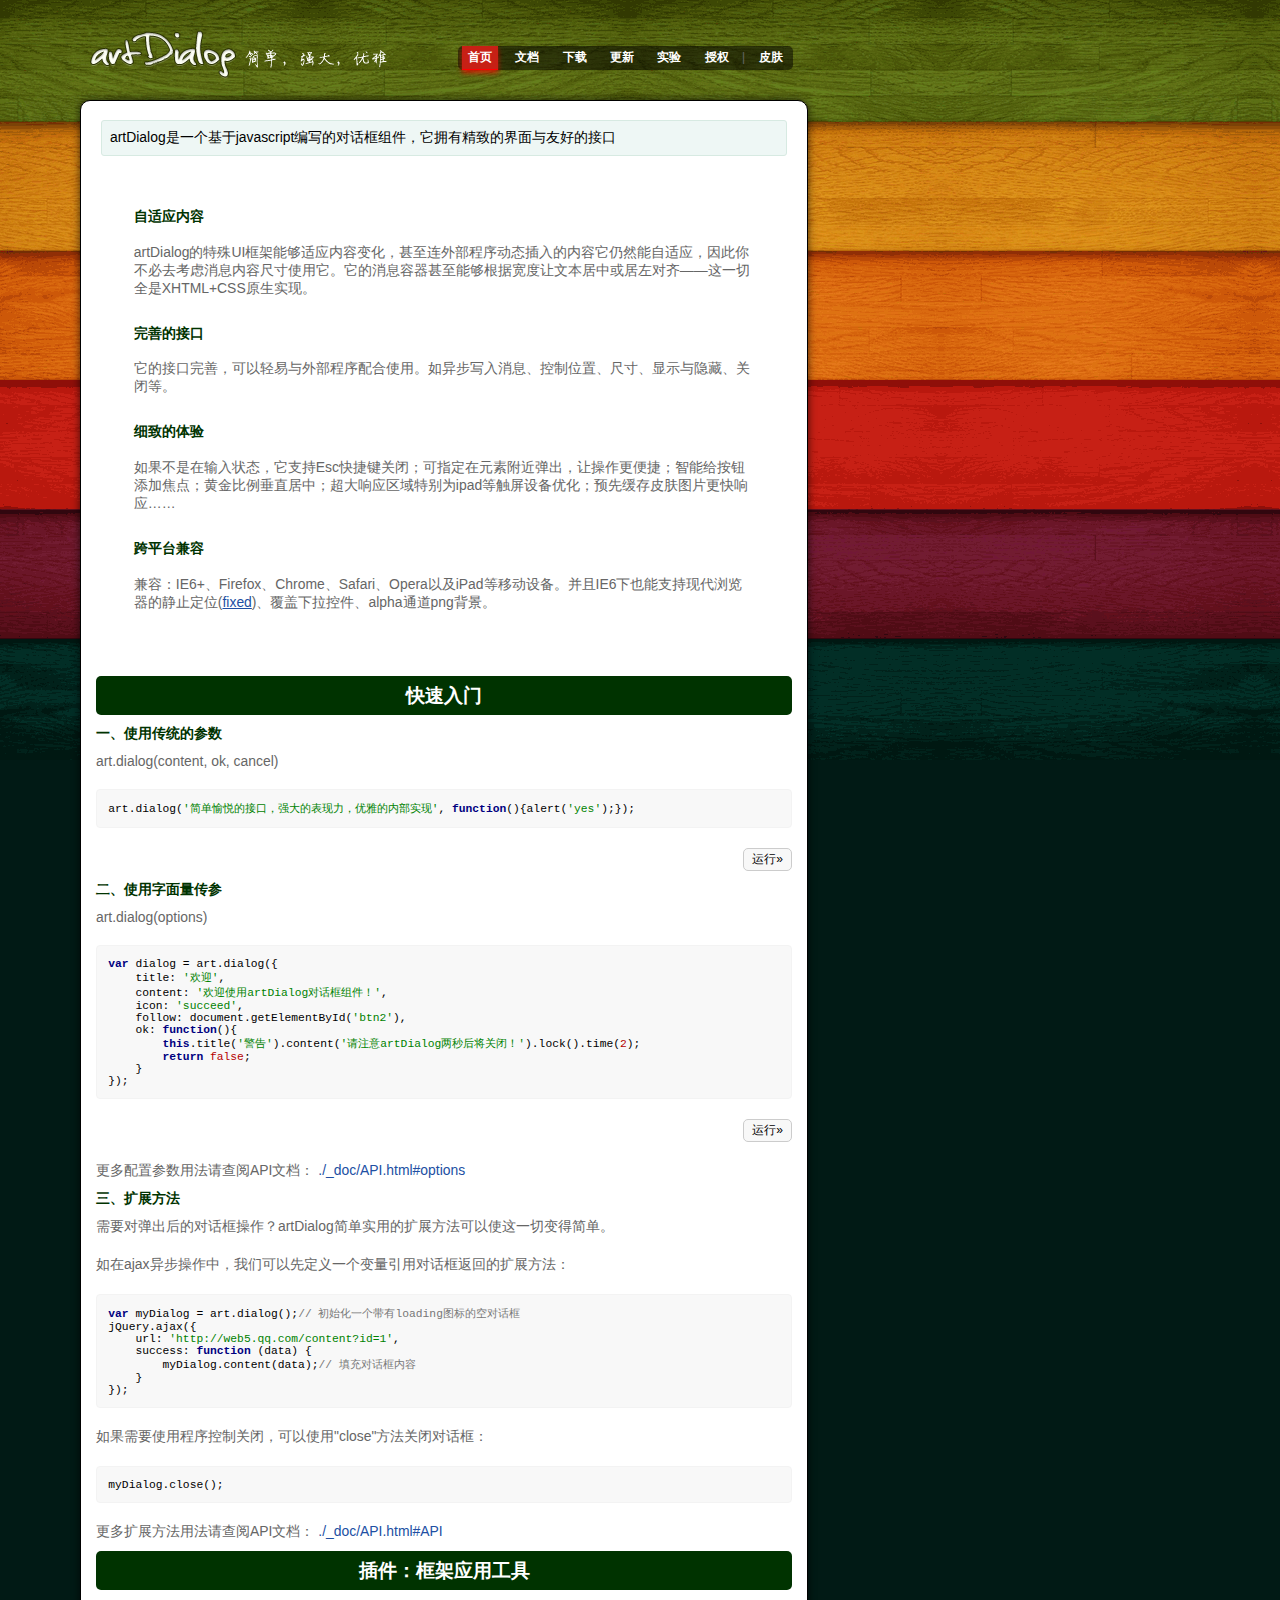
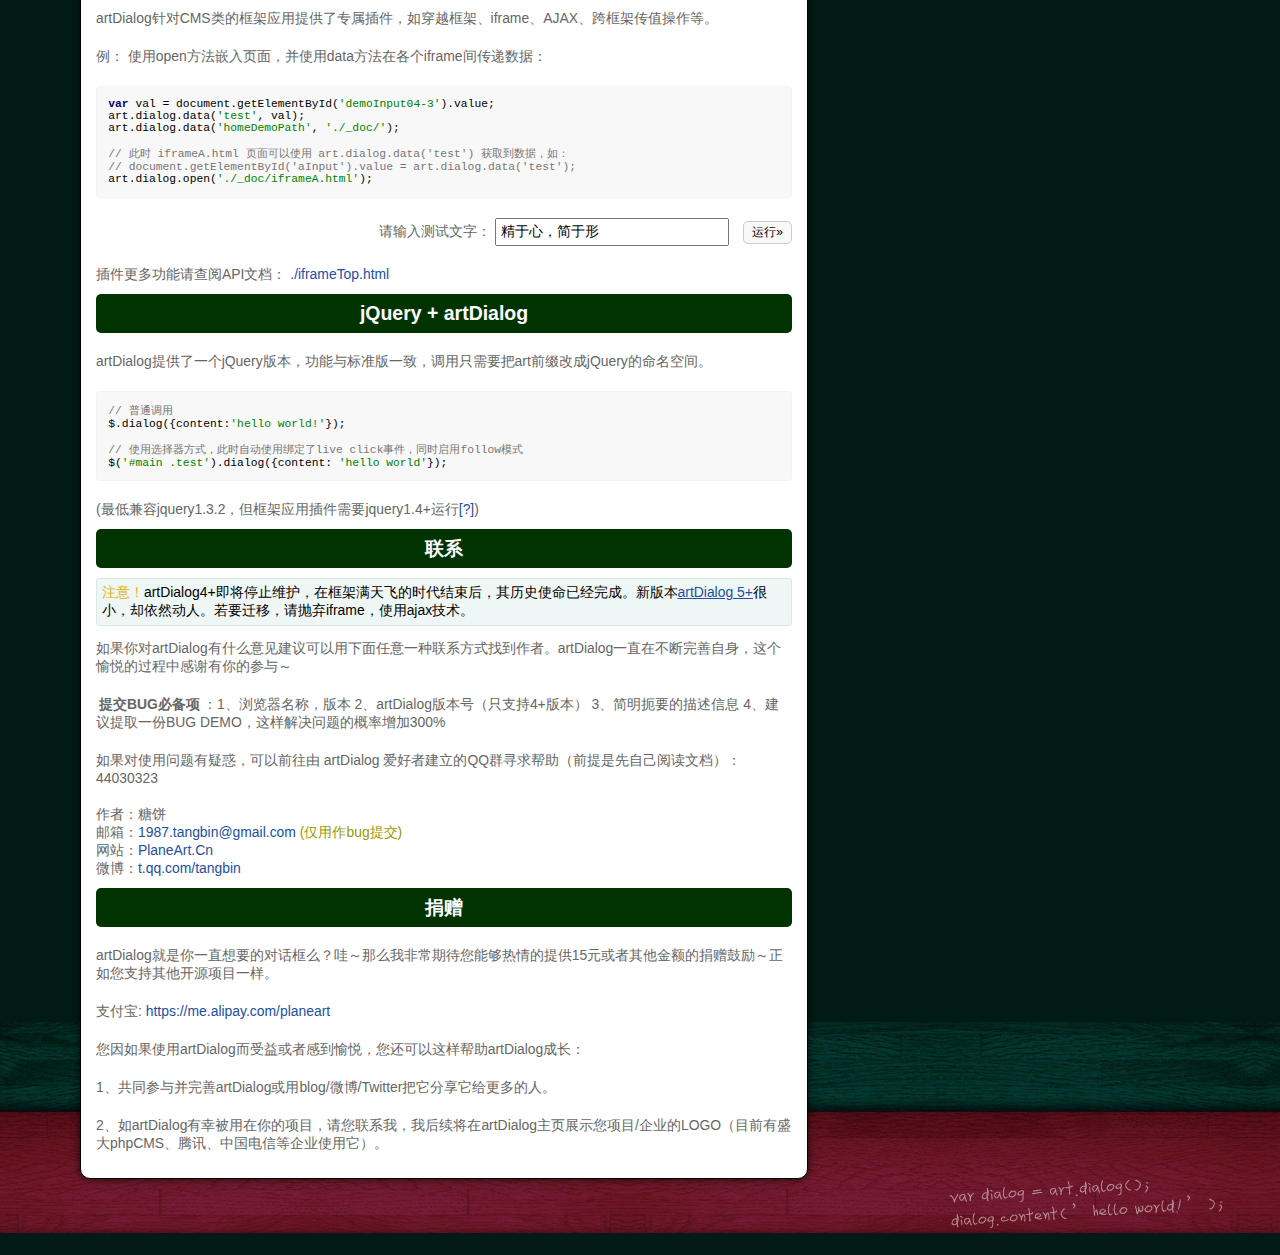
<file: javascript/弹出层_artDialog4.1.7/index.html>
<!DOCTYPE html PUBLIC "-//W3C//DTD XHTML 1.0 Transitional//EN" "http://www.w3.org/TR/xhtml1/DTD/xhtml1-transitional.dtd">
<html xmlns="http://www.w3.org/1999/xhtml">
<head>
<meta http-equiv="Content-Type" content="text/html; charset=utf-8" />
<title>artDialog</title>
<meta name="keywords" content="artDialog,javascript,dialog,jQuery" />
<meta name="description" content="artDialog是一个精巧的web对话框组件，压缩后只有十多KB，并且不依赖其他框架。" />
<script>
// skin demo
(function() {
	var _skin, _jQuery;
	var _search = window.location.search;
	if (_search) {
		_skin = _search.split('demoSkin=')[1];
		_jQuery = _search.indexOf('jQuery=true') !== -1;
		if (_jQuery) document.write('<scr'+'ipt src="jquery-1.6.2.min.js"></sc'+'ript>');
	};
	
	document.write('<scr'+'ipt src="artDialog.source.js?skin=' + (_skin || 'default') +'"></sc'+'ript>');
	window._isDemoSkin = !!_skin;
})();
</script>
<script src="./plugins/iframeTools.source.js"></script>
<script src="./_doc/demo.js"></script>
<script src="./_doc/highlight/highlight.pack.js"></script>
<script src="./_doc/highlight/languages/javascript.js"></script>
<script>
hljs.tabReplace = '    ';
hljs.initHighlightingOnLoad();
</script>
<link href="./_doc/demo.css" rel="stylesheet" type="text/css" />
<link rel="stylesheet" href="./_doc/highlight/styles/magula.css" />
</head>

<body>
<div id="doc">
  <div id="header">
    <h1 id="logo"><a href="index.html">artDialog</a></h1>
    <ul id="nav" class="nav">
      <li><a href="index.html" class="home">首页</a></li>
      <li><a href="./_doc/API.html" class="api">文档</a></li>
      <li><a href="./_doc/down.html" class="down">下载</a></li>
      <li><a href="./_doc/log.html" class="log">更新</a></li>
      <li><a href="./_doc/labs.html" class="labs">实验</a></li>
      <li><a href="./_doc/license.html" class="license">授权</a></li>
      |
      <li><a href="#" id="nav-skin">皮肤</a></li>
    </ul>
  </div>
  <div id="main">
    <div class="tips" style="margin:4px 5px; padding:8px; background:#EEF7F5; text-align:left; color:#000; border-radius:3px; border:1px solid #D7EAE2; ">artDialog是一个基于javascript编写的对话框组件，它拥有精致的界面与友好的接口</div>
    <dl class="about">
      <dt>自适应内容</dt>
      <dd>artDialog的特殊UI框架能够适应内容变化，甚至连外部程序动态插入的内容它仍然能自适应，因此你不必去考虑消息内容尺寸使用它。它的消息容器甚至能够根据宽度让文本居中或居左对齐——这一切全是XHTML+CSS原生实现。</dd>
      <dt>完善的接口</dt>
      <dd>它的接口完善，可以轻易与外部程序配合使用。如异步写入消息、控制位置、尺寸、显示与隐藏、关闭等。</dd>
      <dt>细致的体验</dt>
      <dd>如果不是在输入状态，它支持Esc快捷键关闭；可指定在元素附近弹出，让操作更便捷；智能给按钮添加焦点；黄金比例垂直居中；超大响应区域特别为ipad等触屏设备优化；预先缓存皮肤图片更快响应……</dd>
      <dt>跨平台兼容</dt>
      <dd>兼容：IE6+、Firefox、Chrome、Safari、Opera以及iPad等移动设备。并且IE6下也能支持现代浏览器的静止定位(<a href="http://www.planeart.cn/?p=877" target="_blank" title="阅读作者ie6Fixed相关博文" style="text-decoration:underline">fixed</a>)、<!--[if gte IE 7]><!-->覆盖下拉控件<!--<![endif]--><!--[if lt IE 7]><select><option>覆盖下拉控件</option></select><![endif]-->、alpha通道png背景。</dd>
    </dl>
    <h2>快速入门</h2>
    <h3>一、使用传统的参数</h3>
    <p>art.dialog(content, ok, cancel)</p>
    <div id="demoCode01">
      <pre><code class=" javascript">art.dialog('简单愉悦的接口，强大的表现力，优雅的内部实现', function(){alert('yes');});</code></pre>
    </div>
    <p class="buttons">
      <button class="runCode" id="btn1" title="btn1" name="demoCode01">运行&raquo;</button>
    </p>
    <h3>二、使用字面量传参</h3>
    <p>art.dialog(options)</p>
    <div id="demoCode02">
      <pre><code class=" javascript">var dialog = art.dialog({
    title: '欢迎',
	content: '欢迎使用artDialog对话框组件！',
	icon: 'succeed',
    follow: document.getElementById('btn2'),
    ok: function(){
        this.title('警告').content('请注意artDialog两秒后将关闭！').lock().time(2);
        return false;
    }
});
</code></pre>
    </div>
    <p class="buttons">
      <button class="runCode" id="btn2" title="btn2" name="demoCode02">运行&raquo;</button>
    </p>
    <p>更多配置参数用法请查阅API文档： <a href="./_doc/API.html#options">./_doc/API.html#options</a></p>
    <h3>三、扩展方法</h3>
    <p>需要对弹出后的对话框操作？artDialog简单实用的扩展方法可以使这一切变得简单。</p>
    <p>如在ajax异步操作中，我们可以先定义一个变量引用对话框返回的扩展方法：</p>
    <pre><code class=" javascript">var myDialog = art.dialog();// 初始化一个带有loading图标的空对话框
jQuery.ajax({
	url: 'http://web5.qq.com/content?id=1',
    success: function (data) {
        myDialog.content(data);// 填充对话框内容
    }
});
</code></pre>
    <p>如果需要使用程序控制关闭，可以使用"close"方法关闭对话框：</p>
    <pre><code class=" javascript">myDialog.close();</code></pre>
    <p>更多扩展方法用法请查阅API文档： <a href="./_doc/API.html#API">./_doc/API.html#API</a></p>
    <h2>插件：框架应用工具</h2>
    <p>artDialog针对CMS类的框架应用提供了专属插件，如穿越框架、iframe、AJAX、跨框架传值操作等。</p>
    <p>例： 使用open方法嵌入页面，并使用data方法在各个iframe间传递数据：</p>
    <div id="demoCode04-3">
      <pre><code class="javascript">var val = document.getElementById('demoInput04-3').value;
art.dialog.data('test', val);
art.dialog.data('homeDemoPath', './_doc/');

// 此时 iframeA.html 页面可以使用 art.dialog.data('test') 获取到数据，如：
// document.getElementById('aInput').value = art.dialog.data('test');
art.dialog.open('./_doc/iframeA.html');
</code></pre>
    </div>
    <p class="buttons"> 请输入测试文字：
      <input id="demoInput04-3" title="demoInput04-3" type="text" value="精于心，简于形" style="padding:4px; width:16em; margin-right:10px" />
      <button class="runCode" name="demoCode04-3">运行&raquo;</button>
    </p>
    <p>插件更多功能请查阅API文档： <a target="_blank" href="./iframeTop.html">./iframeTop.html</a></p>
    <h2>jQuery + artDialog</h2>
    <p>artDialog提供了一个jQuery版本，功能与标准版一致，调用只需要把art前缀改成jQuery的命名空间。</p>
    <pre><code class=" javascript">// 普通调用
$.dialog({content:'hello world!'});

// 使用选择器方式，此时自动使用绑定了live click事件，同时启用follow模式
$('#main .test').dialog({content: 'hello world'});</code></pre>
<p>(最低兼容jquery1.3.2，但框架应用插件需要jquery1.4+运行<a href="#?" title="jQuery版本小于1.4不能获取iframe内部尺寸，导致open方法无法自适应内容尺寸">[?]</a>)</p>
    <h2>联系</h2>


<div style="margin:4px 0; padding:5px; background:#EEF7F5; text-align:left; color:#000; border-radius:3px; border:1px solid #D7EAE2;" class="tips"><span style="color:#DFB113">注意！</span>artDialog4+即将停止维护，在框架满天飞的时代结束后，其历史使命已经完成。新版本<a href="https://github.com/aui/artDialog" style="text-decoration:underline;">artDialog 5+</a>很小，却依然动人。若要迁移，请抛弃iframe，使用ajax技术。</div>

    <p>如果你对artDialog有什么意见建议可以用下面任意一种联系方式找到作者。artDialog一直在不断完善自身，这个愉悦的过程中感谢有你的参与～</p>
    <p><strong>提交BUG必备项</strong>：1、浏览器名称，版本 2、artDialog版本号（只支持4+版本） 3、简明扼要的描述信息 4、建议提取一份BUG DEMO，这样解决问题的概率增加300%</p>
    <p>如果对使用问题有疑惑，可以前往由 artDialog 爱好者建立的QQ群寻求帮助（前提是先自己阅读文档）： 44030323 </p>
    <p>作者：糖饼<br />
      邮箱：<span id="myEmail"></span> <span style="color:#990">(仅用作bug提交)</span><br />
      网站：<a href="http://www.planeart.cn" target="_blank">PlaneArt.Cn</a><br />
      微博：<a href="http://t.qq.com/tangbin">t.qq.com/tangbin</a></p>
    <h2>捐赠</h2>
    <p>artDialog就是你一直想要的对话框么？哇～那么我非常期待您能够热情的提供15元或者其他金额的捐赠鼓励～正如您支持其他开源项目一样。</p>
    <p>支付宝: <a href="https://me.alipay.com/planeart" target="_blank">https://me.alipay.com/planeart</a></p>
    <p>您因如果使用artDialog而受益或者感到愉悦，您还可以这样帮助artDialog成长：</p>
    <p> 1、共同参与并完善artDialog或用blog/微博/Twitter把它分享它给更多的人。</p>
    <p> 2、如artDialog有幸被用在你的项目，请您联系我，我后续将在artDialog主页展示您项目/企业的LOGO（目前有盛大phpCMS、腾讯、中国电信等企业使用它）。</p>
  </div>
  <div id="footer"></div>
</div>
<script>
(function(){
	var myMail = 1987 + '.' + 'tangbin' + '@' + 'gmail.com';
	myMail = '<a href="mailto:' + myMail + '">' + myMail + '</a>';
	document.getElementById('myEmail').innerHTML = myMail;
	

})();
</script>
<script>_isDemoSkin && window._demoSkin && _demoSkin();</script>
</body>
</html>
</file>
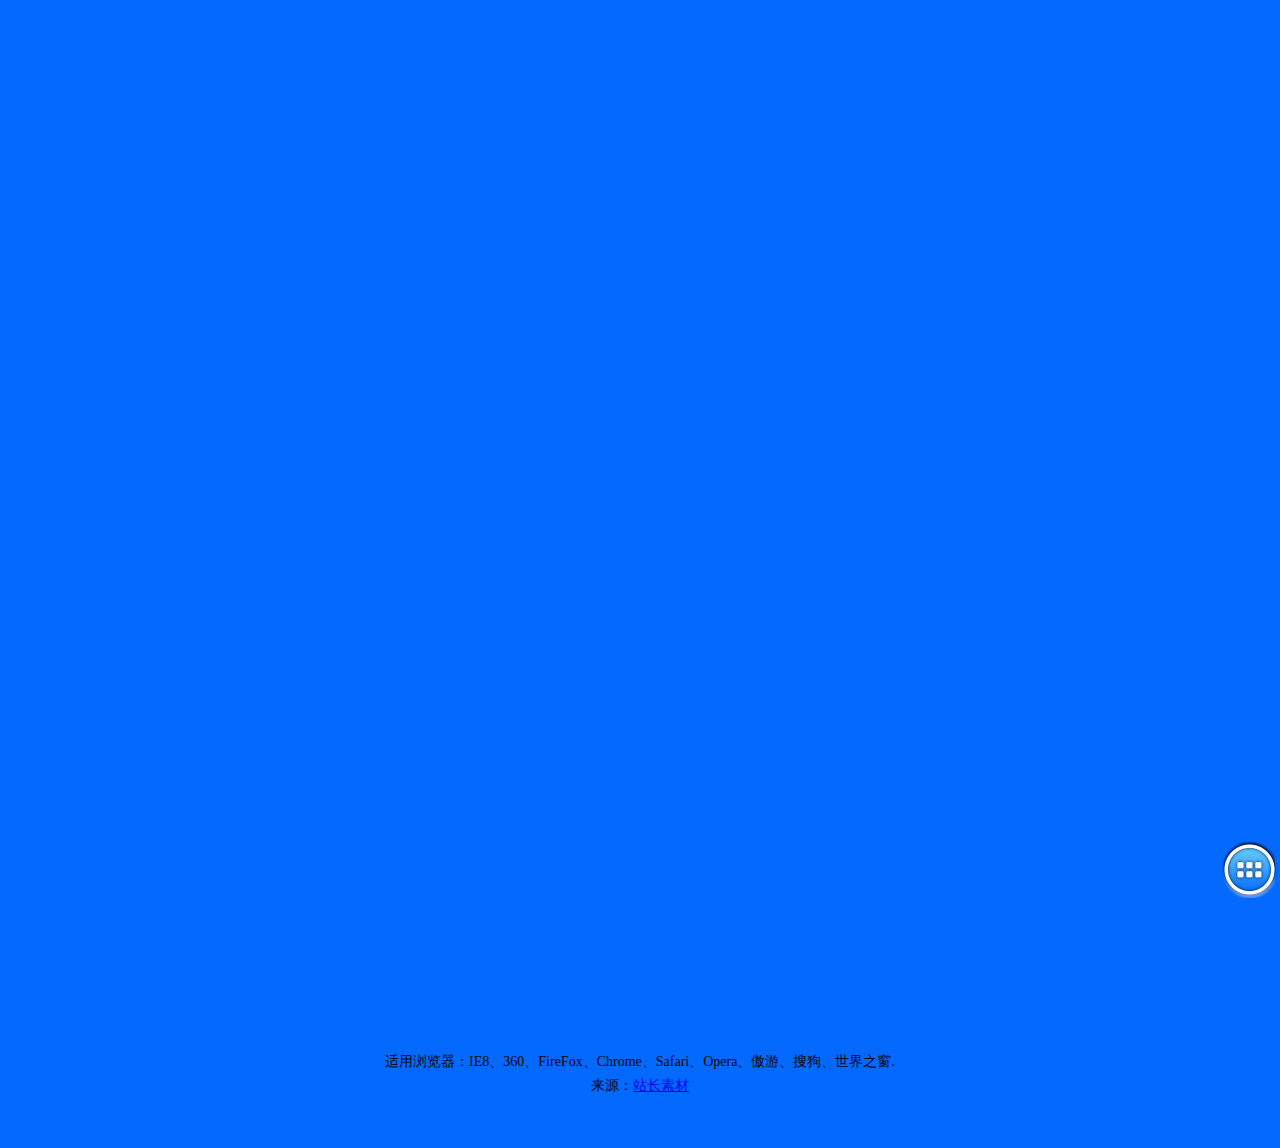
<file: javascript/手机端固定层图标导航菜单V1.1.4/index.html>
<!DOCTYPE html PUBLIC "-//W3C//DTD XHTML 1.0 Transitional//EN" "http://www.w3.org/TR/xhtml1/DTD/xhtml1-transitional.dtd">
<html xmlns="http://www.w3.org/1999/xhtml">
<head>
<meta http-equiv="Content-Type" content="text/html; charset=utf-8" />
<title>zepto手机端固定层图标导航菜单 - 站长素材</title>
<meta name="viewport" content="initial-scale=1, maximum-scale=1, user-scalable=no">

<link rel="stylesheet" type="text/css" href="css/style.css" />

</head>
<html>
<body>

<div style="height:1000px;"></div>

<div class="wrap">
	<div class="menu"><img class="icon_menu" src="img/menu.png" /><span></span></div>
	<div class="btn btn1" data-num="1"><span>照相</span></div>
	<div class="btn btn2" data-num="2"><span>位置</span></div>
	<div class="btn btn3" data-num="3"><span>音乐</span></div>
	<div class="btn btn4" data-num="4"><span>聊天</span></div>
</div>

<script type="text/javascript" src="js/zepto.min.js"></script>
<script type="text/javascript">
$(function(){
	$(".menu").click(function(){
		var span = $(this).find("span");
		if(span.hasClass("open")){
			span.removeClass("open").addClass("close");
			$(".btn").removeClass("open").addClass("close");
		}else{
			span.removeClass("close").addClass("open");
			$(".btn").removeClass("close").addClass("open");
		}
	});
});
</script>
<div style="text-align:center;margin:50px 0; font:normal 14px/24px 'MicroSoft YaHei';">
<p>适用浏览器：IE8、360、FireFox、Chrome、Safari、Opera、傲游、搜狗、世界之窗. </p>
<p>来源：<a href="http://sc.chinaz.com/" target="_blank">站长素材</a></p>
</div>
</body>
</html>
</file>
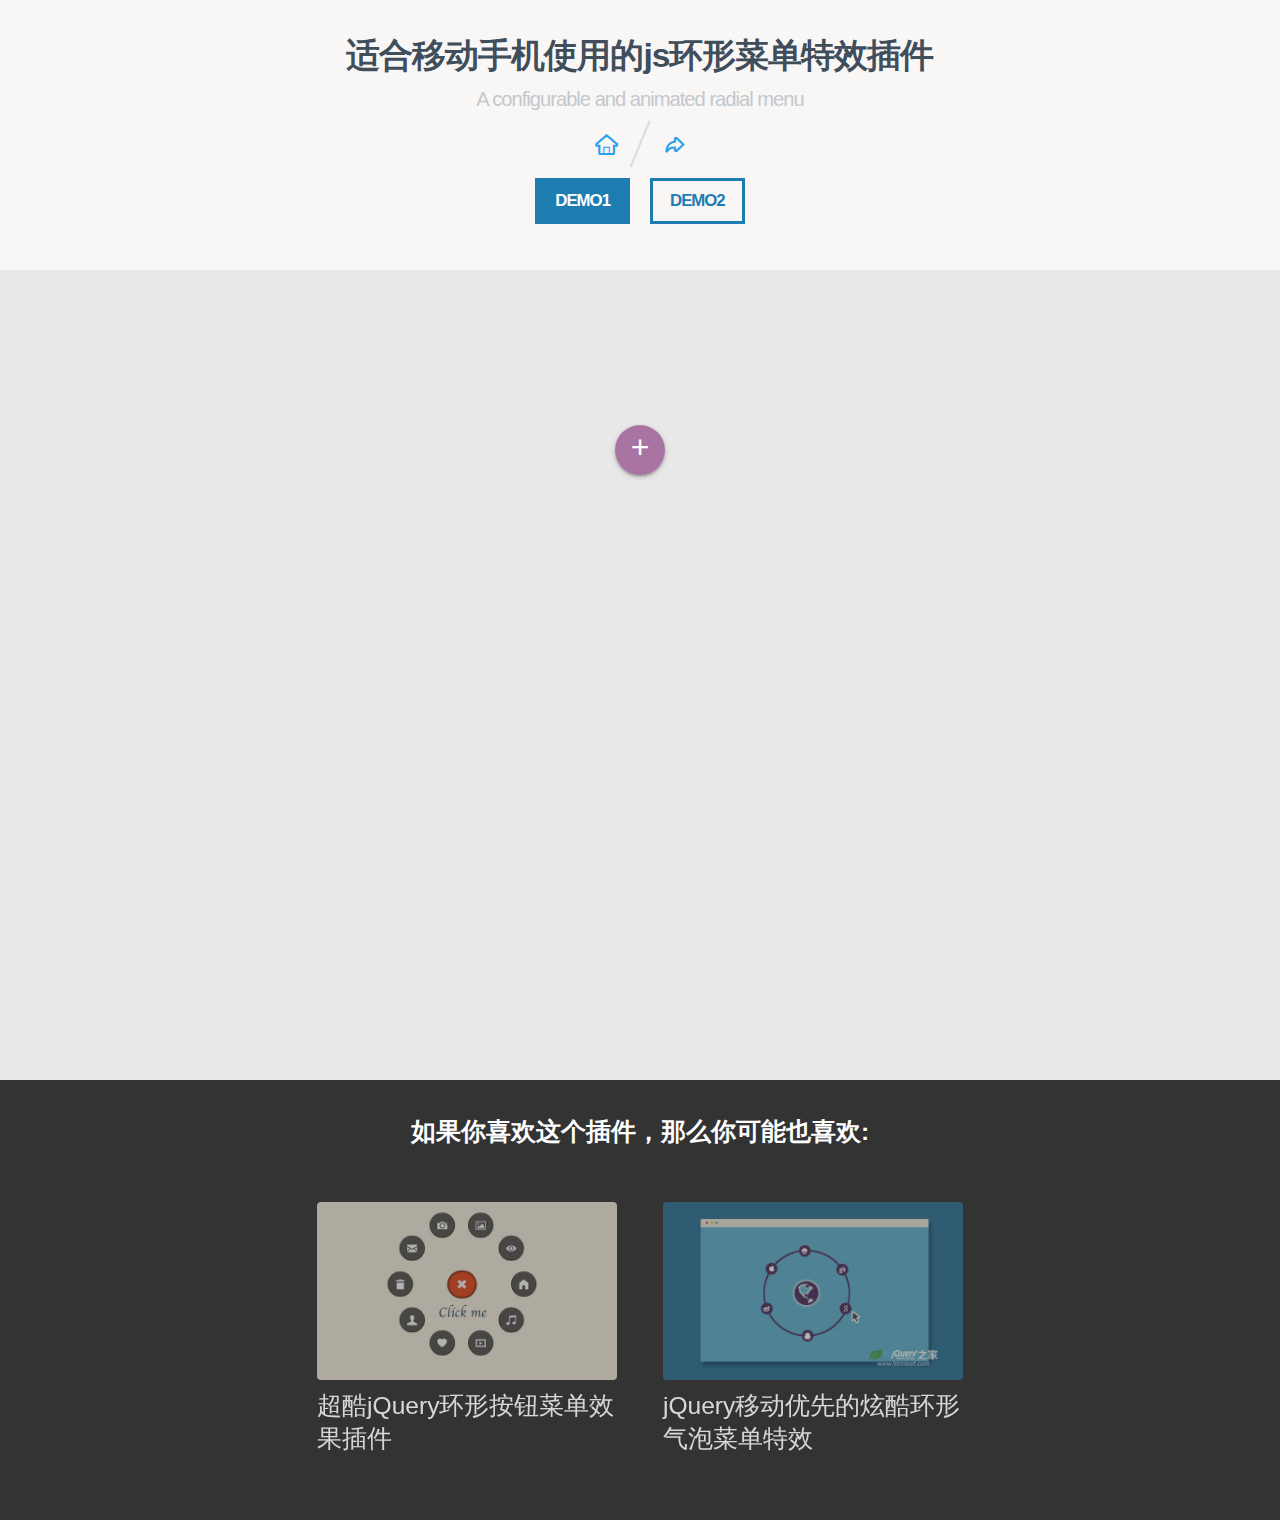
<file: javascript/移动手机使用的js环形菜单特效插件/index.html>
<!doctype html>
<html lang="zh">
<head>
	<meta charset="UTF-8">
	<meta http-equiv="X-UA-Compatible" content="IE=edge,chrome=1"> 
	<meta name="viewport" content="width=device-width, initial-scale=1.0">
	<title>适合移动手机使用的js环形菜单特效插件|DEMO1_jQuery之家-自由分享jQuery、html5、css3的插件库</title>
	<link rel="stylesheet" type="text/css" href="css/normalize.css" />
	<link rel="stylesheet" type="text/css" href="css/default.css">
	<script src='js/blooming-menu.min.js'></script>
	<style>
	    .blooming-menu__item-btn {
	      transition:
	        box-shadow .28s cubic-bezier(.4,0,.2,1),
	        opacity .28s cubic-bezier(.4,0,.2,1)
	      ;
	      background-size: 50%;
	      background-position: center center;
	      background-repeat: no-repeat;
	      opacity: 0.8;
	    }

	    .blooming-menu__item:nth-of-type(1) .blooming-menu__item-btn {
	      background-image: url(img/language.svg);
	    }

	    .blooming-menu__item:nth-of-type(2) .blooming-menu__item-btn {
	      background-image: url(img/accessibility.svg);
	    }

	    .blooming-menu__item:nth-of-type(3) .blooming-menu__item-btn {
	      background-image: url(img/favorite.svg);
	    }

	    .blooming-menu__item:nth-of-type(4) .blooming-menu__item-btn {
	      background-image: url(img/find-in-page.svg);
	      background-size: 40%;
	    }

	    .blooming-menu__item:nth-of-type(5) .blooming-menu__item-btn {
	      background-image: url(img/get-app.svg);
	      background-size: 35%;
	    }

	    .blooming-menu__item:nth-of-type(6) .blooming-menu__item-btn {
	      background-image: url(img/grade.svg);
	    }

	    .blooming-menu__item:nth-of-type(7) .blooming-menu__item-btn {
	      background-image: url(img/home.svg);
	    }

	    .blooming-menu__item:nth-of-type(8) .blooming-menu__item-btn {
	      background-image: url(img/lock.svg);
	      background-size: 35%;
	    }

	    .blooming-menu__item-btn:hover {
	      box-shadow: 0 8px 17px 0 rgba(0,0,0,.2);
	      opacity: 1;
	    }

	  </style>
	<!--[if IE]>
		<script src="http://libs.useso.com/js/html5shiv/3.7/html5shiv.min.js"></script>
	<![endif]-->
</head>
<body>
	<div class="htmleaf-container">
		<header class="htmleaf-header">
			<h1>适合移动手机使用的js环形菜单特效插件 <span>A configurable and animated radial menu</span></h1>
			<div class="htmleaf-links">
				<a class="htmleaf-icon icon-htmleaf-home-outline" href="http://www.htmleaf.com/" title="jQuery之家" target="_blank"><span> jQuery之家</span></a>
				<a class="htmleaf-icon icon-htmleaf-arrow-forward-outline" href="http://www.htmleaf.com/jQuery/Menu-Navigation/201506081991.html" title="返回下载页" target="_blank"><span> 返回下载页</span></a>
			</div>
			<div class="htmleaf-demo center">
			  <a href="index.html" class="current">DEMO1</a>
			  <a href="bottom-left-corner.html">DEMO2</a>
			</div>
		</header>
		<div class="htmleaf-content bgcolor-3">
			<script>
			    var bloomingMenu = new BloomingMenu({
			      startAngle: 0,
			      endAngle: 315,
			      radius: 100,
			      itemsNum: 8
			    })
			    bloomingMenu.render()

			    // Prevents "elastic scrolling" on Safari
			    document.addEventListener('touchmove', function(event) {
			      'use strict'
			      event.preventDefault()
			    })
			  </script>
		</div>
		<div class="related">
		    <h3>如果你喜欢这个插件，那么你可能也喜欢:</h3>
		    <a href="http://www.htmleaf.com/jQuery/Menu-Navigation/2014100114.html">
			  <img src="related/1.jpg" width="300" alt="超酷jQuery环形按钮菜单效果插件"/>
			  <h3>超酷jQuery环形按钮菜单效果插件</h3>
			</a>
			<a href="http://www.htmleaf.com/jQuery/Menu-Navigation/201503031454.html">
			  <img src="related/2.jpg" width="300" alt="jQuery移动优先的炫酷环形气泡菜单特效"/>
			  <h3>jQuery移动优先的炫酷环形气泡菜单特效</h3>
			</a>
		</div>
	</div>
	
</body>
</html>
</file>
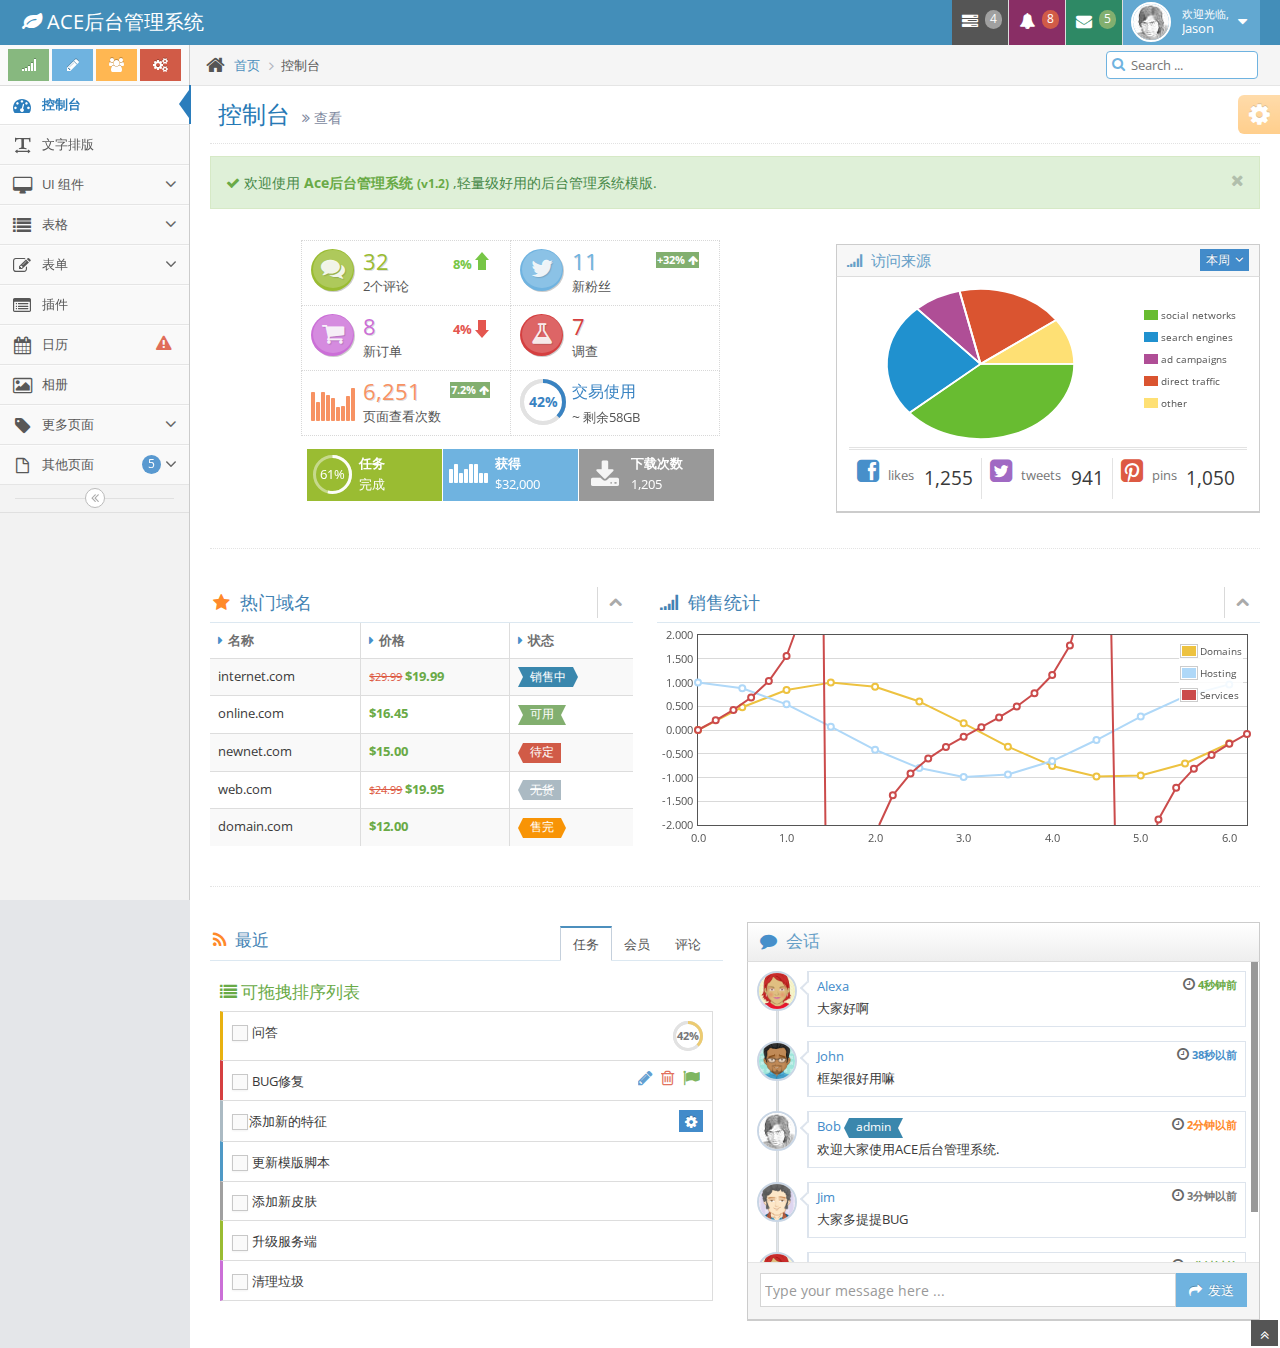
<file: 后台模板/Ace_Admin_BT3/index.html>
﻿<!DOCTYPE html>
<html lang="en">
	<head>
		<meta charset="utf-8" />
		<title>控制台 - Bootstrap后台管理系统模版Ace下载</title>
		<meta name="keywords" content="Bootstrap模版,Bootstrap模版下载,Bootstrap教程,Bootstrap中文" />
		<meta name="description" content="站长素材提供Bootstrap模版,Bootstrap教程,Bootstrap中文翻译等相关Bootstrap插件下载" />
		<meta name="viewport" content="width=device-width, initial-scale=1.0" />
		<!-- basic styles -->
		<link href="assets/css/bootstrap.min.css" rel="stylesheet" />
		<link rel="stylesheet" href="assets/css/font-awesome.min.css" />

		<!--[if IE 7]>
		  <link rel="stylesheet" href="assets/css/font-awesome-ie7.min.css" />
		<![endif]-->

		<!-- page specific plugin styles -->

		<!-- fonts -->

		<link rel="stylesheet" href="http://fonts.googleapis.com/css?family=Open+Sans:400,300" />

		<!-- ace styles -->

		<link rel="stylesheet" href="assets/css/ace.min.css" />
		<link rel="stylesheet" href="assets/css/ace-rtl.min.css" />
		<link rel="stylesheet" href="assets/css/ace-skins.min.css" />

		<!--[if lte IE 8]>
		  <link rel="stylesheet" href="assets/css/ace-ie.min.css" />
		<![endif]-->

		<!-- inline styles related to this page -->

		<!-- ace settings handler -->

		<script src="assets/js/ace-extra.min.js"></script>

		<!-- HTML5 shim and Respond.js IE8 support of HTML5 elements and media queries -->

		<!--[if lt IE 9]>
		<script src="assets/js/html5shiv.js"></script>
		<script src="assets/js/respond.min.js"></script>
		<![endif]-->
	</head>

	<body>
		<div class="navbar navbar-default" id="navbar">
			<script type="text/javascript">
				try{ace.settings.check('navbar' , 'fixed')}catch(e){}
			</script>

			<div class="navbar-container" id="navbar-container">
				<div class="navbar-header pull-left">
					<a href="#" class="navbar-brand">
						<small>
							<i class="icon-leaf"></i>
							ACE后台管理系统
						</small>
					</a><!-- /.brand -->
				</div><!-- /.navbar-header -->

				<div class="navbar-header pull-right" role="navigation">
					<ul class="nav ace-nav">
						<li class="grey">
							<a data-toggle="dropdown" class="dropdown-toggle" href="#">
								<i class="icon-tasks"></i>
								<span class="badge badge-grey">4</span>
							</a>

							<ul class="pull-right dropdown-navbar dropdown-menu dropdown-caret dropdown-close">
								<li class="dropdown-header">
									<i class="icon-ok"></i>
									还有4个任务完成
								</li>

								<li>
									<a href="#">
										<div class="clearfix">
											<span class="pull-left">软件更新</span>
											<span class="pull-right">65%</span>
										</div>

										<div class="progress progress-mini ">
											<div style="width:65%" class="progress-bar "></div>
										</div>
									</a>
								</li>

								<li>
									<a href="#">
										<div class="clearfix">
											<span class="pull-left">硬件更新</span>
											<span class="pull-right">35%</span>
										</div>

										<div class="progress progress-mini ">
											<div style="width:35%" class="progress-bar progress-bar-danger"></div>
										</div>
									</a>
								</li>

								<li>
									<a href="#">
										<div class="clearfix">
											<span class="pull-left">单元测试</span>
											<span class="pull-right">15%</span>
										</div>

										<div class="progress progress-mini ">
											<div style="width:15%" class="progress-bar progress-bar-warning"></div>
										</div>
									</a>
								</li>

								<li>
									<a href="#">
										<div class="clearfix">
											<span class="pull-left">错误修复</span>
											<span class="pull-right">90%</span>
										</div>

										<div class="progress progress-mini progress-striped active">
											<div style="width:90%" class="progress-bar progress-bar-success"></div>
										</div>
									</a>
								</li>

								<li>
									<a href="#">
										查看任务详情
										<i class="icon-arrow-right"></i>
									</a>
								</li>
							</ul>
						</li>

						<li class="purple">
							<a data-toggle="dropdown" class="dropdown-toggle" href="#">
								<i class="icon-bell-alt icon-animated-bell"></i>
								<span class="badge badge-important">8</span>
							</a>

							<ul class="pull-right dropdown-navbar navbar-pink dropdown-menu dropdown-caret dropdown-close">
								<li class="dropdown-header">
									<i class="icon-warning-sign"></i>
									8条通知
								</li>

								<li>
									<a href="#">
										<div class="clearfix">
											<span class="pull-left">
												<i class="btn btn-xs no-hover btn-pink icon-comment"></i>
												新闻评论
											</span>
											<span class="pull-right badge badge-info">+12</span>
										</div>
									</a>
								</li>

								<li>
									<a href="#">
										<i class="btn btn-xs btn-primary icon-user"></i>
										切换为编辑登录..
									</a>
								</li>

								<li>
									<a href="#">
										<div class="clearfix">
											<span class="pull-left">
												<i class="btn btn-xs no-hover btn-success icon-shopping-cart"></i>
												新订单
											</span>
											<span class="pull-right badge badge-success">+8</span>
										</div>
									</a>
								</li>

								<li>
									<a href="#">
										<div class="clearfix">
											<span class="pull-left">
												<i class="btn btn-xs no-hover btn-info icon-twitter"></i>
												粉丝
											</span>
											<span class="pull-right badge badge-info">+11</span>
										</div>
									</a>
								</li>

								<li>
									<a href="#">
										查看所有通知
										<i class="icon-arrow-right"></i>
									</a>
								</li>
							</ul>
						</li>

						<li class="green">
							<a data-toggle="dropdown" class="dropdown-toggle" href="#">
								<i class="icon-envelope icon-animated-vertical"></i>
								<span class="badge badge-success">5</span>
							</a>

							<ul class="pull-right dropdown-navbar dropdown-menu dropdown-caret dropdown-close">
								<li class="dropdown-header">
									<i class="icon-envelope-alt"></i>
									5条消息
								</li>

								<li>
									<a href="#">
										<img src="assets/avatars/avatar.png" class="msg-photo" alt="Alex's Avatar" />
										<span class="msg-body">
											<span class="msg-title">
												<span class="blue">Alex:</span>
												不知道写啥 ...
											</span>

											<span class="msg-time">
												<i class="icon-time"></i>
												<span>1分钟以前</span>
											</span>
										</span>
									</a>
								</li>

								<li>
									<a href="#">
										<img src="assets/avatars/avatar3.png" class="msg-photo" alt="Susan's Avatar" />
										<span class="msg-body">
											<span class="msg-title">
												<span class="blue">Susan:</span>
												不知道翻译...
											</span>

											<span class="msg-time">
												<i class="icon-time"></i>
												<span>20分钟以前</span>
											</span>
										</span>
									</a>
								</li>

								<li>
									<a href="#">
										<img src="assets/avatars/avatar4.png" class="msg-photo" alt="Bob's Avatar" />
										<span class="msg-body">
											<span class="msg-title">
												<span class="blue">Bob:</span>
												到底是不是英文 ...
											</span>

											<span class="msg-time">
												<i class="icon-time"></i>
												<span>下午3:15</span>
											</span>
										</span>
									</a>
								</li>

								<li>
									<a href="inbox.html">
										查看所有消息
										<i class="icon-arrow-right"></i>
									</a>
								</li>
							</ul>
						</li>

						<li class="light-blue">
							<a data-toggle="dropdown" href="#" class="dropdown-toggle">
								<img class="nav-user-photo" src="assets/avatars/user.jpg" alt="Jason's Photo" />
								<span class="user-info">
									<small>欢迎光临,</small>
									Jason
								</span>

								<i class="icon-caret-down"></i>
							</a>

							<ul class="user-menu pull-right dropdown-menu dropdown-yellow dropdown-caret dropdown-close">
								<li>
									<a href="#">
										<i class="icon-cog"></i>
										设置
									</a>
								</li>

								<li>
									<a href="#">
										<i class="icon-user"></i>
										个人资料
									</a>
								</li>

								<li class="divider"></li>

								<li>
									<a href="#">
										<i class="icon-off"></i>
										退出
									</a>
								</li>
							</ul>
						</li>
					</ul><!-- /.ace-nav -->
				</div><!-- /.navbar-header -->
			</div><!-- /.container -->
		</div>

		<div class="main-container" id="main-container">
			<script type="text/javascript">
				try{ace.settings.check('main-container' , 'fixed')}catch(e){}
			</script>

			<div class="main-container-inner">
				<a class="menu-toggler" id="menu-toggler" href="#">
					<span class="menu-text"></span>
				</a>

				<div class="sidebar" id="sidebar">
					<script type="text/javascript">
						try{ace.settings.check('sidebar' , 'fixed')}catch(e){}
					</script>

					<div class="sidebar-shortcuts" id="sidebar-shortcuts">
						<div class="sidebar-shortcuts-large" id="sidebar-shortcuts-large">
							<button class="btn btn-success">
								<i class="icon-signal"></i>
							</button>

							<button class="btn btn-info">
								<i class="icon-pencil"></i>
							</button>

							<button class="btn btn-warning">
								<i class="icon-group"></i>
							</button>

							<button class="btn btn-danger">
								<i class="icon-cogs"></i>
							</button>
						</div>

						<div class="sidebar-shortcuts-mini" id="sidebar-shortcuts-mini">
							<span class="btn btn-success"></span>

							<span class="btn btn-info"></span>

							<span class="btn btn-warning"></span>

							<span class="btn btn-danger"></span>
						</div>
					</div><!-- #sidebar-shortcuts -->

					<ul class="nav nav-list">
						<li class="active">
							<a href="index.html">
								<i class="icon-dashboard"></i>
								<span class="menu-text"> 控制台 </span>
							</a>
						</li>

						<li>
							<a href="typography.html">
								<i class="icon-text-width"></i>
								<span class="menu-text"> 文字排版 </span>
							</a>
						</li>

						<li>
							<a href="#" class="dropdown-toggle">
								<i class="icon-desktop"></i>
								<span class="menu-text"> UI 组件 </span>

								<b class="arrow icon-angle-down"></b>
							</a>

							<ul class="submenu">
								<li>
									<a href="elements.html">
										<i class="icon-double-angle-right"></i>
										组件
									</a>
								</li>

								<li>
									<a href="buttons.html">
										<i class="icon-double-angle-right"></i>
										按钮 &amp; 图表
									</a>
								</li>

								<li>
									<a href="treeview.html">
										<i class="icon-double-angle-right"></i>
										树菜单
									</a>
								</li>

								<li>
									<a href="jquery-ui.html">
										<i class="icon-double-angle-right"></i>
										jQuery UI
									</a>
								</li>

								<li>
									<a href="nestable-list.html">
										<i class="icon-double-angle-right"></i>
										可拖拽列表
									</a>
								</li>

								<li>
									<a href="#" class="dropdown-toggle">
										<i class="icon-double-angle-right"></i>

										三级菜单
										<b class="arrow icon-angle-down"></b>
									</a>

									<ul class="submenu">
										<li>
											<a href="#">
												<i class="icon-leaf"></i>
												第一级
											</a>
										</li>

										<li>
											<a href="#" class="dropdown-toggle">
												<i class="icon-pencil"></i>

												第四级
												<b class="arrow icon-angle-down"></b>
											</a>

											<ul class="submenu">
												<li>
													<a href="#">
														<i class="icon-plus"></i>
														添加产品
													</a>
												</li>

												<li>
													<a href="#">
														<i class="icon-eye-open"></i>
														查看商品
													</a>
												</li>
											</ul>
										</li>
									</ul>
								</li>
							</ul>
						</li>

						<li>
							<a href="#" class="dropdown-toggle">
								<i class="icon-list"></i>
								<span class="menu-text"> 表格 </span>

								<b class="arrow icon-angle-down"></b>
							</a>

							<ul class="submenu">
								<li>
									<a href="tables.html">
										<i class="icon-double-angle-right"></i>
										简单 &amp; 动态
									</a>
								</li>

								<li>
									<a href="jqgrid.html">
										<i class="icon-double-angle-right"></i>
										jqGrid plugin
									</a>
								</li>
							</ul>
						</li>

						<li>
							<a href="#" class="dropdown-toggle">
								<i class="icon-edit"></i>
								<span class="menu-text"> 表单 </span>

								<b class="arrow icon-angle-down"></b>
							</a>

							<ul class="submenu">
								<li>
									<a href="form-elements.html">
										<i class="icon-double-angle-right"></i>
										表单组件
									</a>
								</li>

								<li>
									<a href="form-wizard.html">
										<i class="icon-double-angle-right"></i>
										向导提示 &amp; 验证
									</a>
								</li>

								<li>
									<a href="wysiwyg.html">
										<i class="icon-double-angle-right"></i>
										编辑器
									</a>
								</li>

								<li>
									<a href="dropzone.html">
										<i class="icon-double-angle-right"></i>
										文件上传
									</a>
								</li>
							</ul>
						</li>

						<li>
							<a href="widgets.html">
								<i class="icon-list-alt"></i>
								<span class="menu-text"> 插件 </span>
							</a>
						</li>

						<li>
							<a href="calendar.html">
								<i class="icon-calendar"></i>

								<span class="menu-text">
									日历
									<span class="badge badge-transparent tooltip-error" title="2&nbsp;Important&nbsp;Events">
										<i class="icon-warning-sign red bigger-130"></i>
									</span>
								</span>
							</a>
						</li>

						<li>
							<a href="gallery.html">
								<i class="icon-picture"></i>
								<span class="menu-text"> 相册 </span>
							</a>
						</li>

						<li>
							<a href="#" class="dropdown-toggle">
								<i class="icon-tag"></i>
								<span class="menu-text"> 更多页面 </span>

								<b class="arrow icon-angle-down"></b>
							</a>

							<ul class="submenu">
								<li>
									<a href="profile.html">
										<i class="icon-double-angle-right"></i>
										用户信息
									</a>
								</li>

								<li>
									<a href="inbox.html">
										<i class="icon-double-angle-right"></i>
										收件箱
									</a>
								</li>

								<li>
									<a href="pricing.html">
										<i class="icon-double-angle-right"></i>
										售价单
									</a>
								</li>

								<li>
									<a href="invoice.html">
										<i class="icon-double-angle-right"></i>
										购物车
									</a>
								</li>

								<li>
									<a href="timeline.html">
										<i class="icon-double-angle-right"></i>
										时间轴
									</a>
								</li>

								<li>
									<a href="login.html">
										<i class="icon-double-angle-right"></i>
										登录 &amp; 注册
									</a>
								</li>
							</ul>
						</li>

						<li>
							<a href="#" class="dropdown-toggle">
								<i class="icon-file-alt"></i>

								<span class="menu-text">
									其他页面
									<span class="badge badge-primary ">5</span>
								</span>

								<b class="arrow icon-angle-down"></b>
							</a>

							<ul class="submenu">
								<li>
									<a href="faq.html">
										<i class="icon-double-angle-right"></i>
										帮助
									</a>
								</li>

								<li>
									<a href="error-404.html">
										<i class="icon-double-angle-right"></i>
										404错误页面
									</a>
								</li>

								<li>
									<a href="error-500.html">
										<i class="icon-double-angle-right"></i>
										500错误页面
									</a>
								</li>

								<li>
									<a href="grid.html">
										<i class="icon-double-angle-right"></i>
										网格
									</a>
								</li>

								<li>
									<a href="blank.html">
										<i class="icon-double-angle-right"></i>
										空白页面
									</a>
								</li>
							</ul>
						</li>
					</ul><!-- /.nav-list -->

					<div class="sidebar-collapse" id="sidebar-collapse">
						<i class="icon-double-angle-left" data-icon1="icon-double-angle-left" data-icon2="icon-double-angle-right"></i>
					</div>

					<script type="text/javascript">
						try{ace.settings.check('sidebar' , 'collapsed')}catch(e){}
					</script>
				</div>

				<div class="main-content">
					<div class="breadcrumbs" id="breadcrumbs">
						<script type="text/javascript">
							try{ace.settings.check('breadcrumbs' , 'fixed')}catch(e){}
						</script>

						<ul class="breadcrumb">
							<li>
								<i class="icon-home home-icon"></i>
								<a href="#">首页</a>
							</li>
							<li class="active">控制台</li>
						</ul><!-- .breadcrumb -->

						<div class="nav-search" id="nav-search">
							<form class="form-search">
								<span class="input-icon">
									<input type="text" placeholder="Search ..." class="nav-search-input" id="nav-search-input" autocomplete="off" />
									<i class="icon-search nav-search-icon"></i>
								</span>
							</form>
						</div><!-- #nav-search -->
					</div>

					<div class="page-content">
						<div class="page-header">
							<h1>
								控制台
								<small>
									<i class="icon-double-angle-right"></i>
									 查看
								</small>
							</h1>
						</div><!-- /.page-header -->

						<div class="row">
							<div class="col-xs-12">
								<!-- PAGE CONTENT BEGINS -->

								<div class="alert alert-block alert-success">
									<button type="button" class="close" data-dismiss="alert">
										<i class="icon-remove"></i>
									</button>

									<i class="icon-ok green"></i>

									欢迎使用
									<strong class="green">
										Ace后台管理系统
										<small>(v1.2)</small>
									</strong>
									,轻量级好用的后台管理系统模版.	
								</div>

								<div class="row">
									<div class="space-6"></div>

									<div class="col-sm-7 infobox-container">
										<div class="infobox infobox-green  ">
											<div class="infobox-icon">
												<i class="icon-comments"></i>
											</div>

											<div class="infobox-data">
												<span class="infobox-data-number">32</span>
												<div class="infobox-content">2个评论</div>
											</div>
											<div class="stat stat-success">8%</div>
										</div>

										<div class="infobox infobox-blue  ">
											<div class="infobox-icon">
												<i class="icon-twitter"></i>
											</div>

											<div class="infobox-data">
												<span class="infobox-data-number">11</span>
												<div class="infobox-content">新粉丝</div>
											</div>

											<div class="badge badge-success">
												+32%
												<i class="icon-arrow-up"></i>
											</div>
										</div>

										<div class="infobox infobox-pink  ">
											<div class="infobox-icon">
												<i class="icon-shopping-cart"></i>
											</div>

											<div class="infobox-data">
												<span class="infobox-data-number">8</span>
												<div class="infobox-content">新订单</div>
											</div>
											<div class="stat stat-important">4%</div>
										</div>

										<div class="infobox infobox-red  ">
											<div class="infobox-icon">
												<i class="icon-beaker"></i>
											</div>

											<div class="infobox-data">
												<span class="infobox-data-number">7</span>
												<div class="infobox-content">调查</div>
											</div>
										</div>

										<div class="infobox infobox-orange2  ">
											<div class="infobox-chart">
												<span class="sparkline" data-values="196,128,202,177,154,94,100,170,224"></span>
											</div>

											<div class="infobox-data">
												<span class="infobox-data-number">6,251</span>
												<div class="infobox-content">页面查看次数</div>
											</div>

											<div class="badge badge-success">
												7.2%
												<i class="icon-arrow-up"></i>
											</div>
										</div>

										<div class="infobox infobox-blue2  ">
											<div class="infobox-progress">
												<div class="easy-pie-chart percentage" data-percent="42" data-size="46">
													<span class="percent">42</span>%
												</div>
											</div>

											<div class="infobox-data">
												<span class="infobox-text">交易使用</span>

												<div class="infobox-content">
													<span class="bigger-110">~</span>
													剩余58GB
												</div>
											</div>
										</div>

										<div class="space-6"></div>

										<div class="infobox infobox-green infobox-small infobox-dark">
											<div class="infobox-progress">
												<div class="easy-pie-chart percentage" data-percent="61" data-size="39">
													<span class="percent">61</span>%
												</div>
											</div>

											<div class="infobox-data">
												<div class="infobox-content">任务</div>
												<div class="infobox-content">完成</div>
											</div>
										</div>

										<div class="infobox infobox-blue infobox-small infobox-dark">
											<div class="infobox-chart">
												<span class="sparkline" data-values="3,4,2,3,4,4,2,2"></span>
											</div>

											<div class="infobox-data">
												<div class="infobox-content">获得</div>
												<div class="infobox-content">$32,000</div>
											</div>
										</div>

										<div class="infobox infobox-grey infobox-small infobox-dark">
											<div class="infobox-icon">
												<i class="icon-download-alt"></i>
											</div>

											<div class="infobox-data">
												<div class="infobox-content">下载次数</div>
												<div class="infobox-content">1,205</div>
											</div>
										</div>
									</div>

									<div class="vspace-sm"></div>

									<div class="col-sm-5">
										<div class="widget-box">
											<div class="widget-header widget-header-flat widget-header-small">
												<h5>
													<i class="icon-signal"></i>
													访问来源
												</h5>

												<div class="widget-toolbar no-border">
													<button class="btn btn-minier btn-primary dropdown-toggle" data-toggle="dropdown">
														本周
														<i class="icon-angle-down icon-on-right bigger-110"></i>
													</button>

													<ul class="dropdown-menu pull-right dropdown-125 dropdown-lighter dropdown-caret">
														<li class="active">
															<a href="#" class="blue">
																<i class="icon-caret-right bigger-110">&nbsp;</i>
																本周
															</a>
														</li>

														<li>
															<a href="#">
																<i class="icon-caret-right bigger-110 invisible">&nbsp;</i>
																上周
															</a>
														</li>

														<li>
															<a href="#">
																<i class="icon-caret-right bigger-110 invisible">&nbsp;</i>
																本月
															</a>
														</li>

														<li>
															<a href="#">
																<i class="icon-caret-right bigger-110 invisible">&nbsp;</i>
																上月
															</a>
														</li>
													</ul>
												</div>
											</div>

											<div class="widget-body">
												<div class="widget-main">
													<div id="piechart-placeholder"></div>

													<div class="hr hr8 hr-double"></div>

													<div class="clearfix">
														<div class="grid3">
															<span class="grey">
																<i class="icon-facebook-sign icon-2x blue"></i>
																&nbsp; likes
															</span>
															<h4 class="bigger pull-right">1,255</h4>
														</div>

														<div class="grid3">
															<span class="grey">
																<i class="icon-twitter-sign icon-2x purple"></i>
																&nbsp; tweets
															</span>
															<h4 class="bigger pull-right">941</h4>
														</div>

														<div class="grid3">
															<span class="grey">
																<i class="icon-pinterest-sign icon-2x red"></i>
																&nbsp; pins
															</span>
															<h4 class="bigger pull-right">1,050</h4>
														</div>
													</div>
												</div><!-- /widget-main -->
											</div><!-- /widget-body -->
										</div><!-- /widget-box -->
									</div><!-- /span -->
								</div><!-- /row -->

								<div class="hr hr32 hr-dotted"></div>

								<div class="row">
									<div class="col-sm-5">
										<div class="widget-box transparent">
											<div class="widget-header widget-header-flat">
												<h4 class="lighter">
													<i class="icon-star orange"></i>
													热门域名
												</h4>

												<div class="widget-toolbar">
													<a href="#" data-action="collapse">
														<i class="icon-chevron-up"></i>
													</a>
												</div>
											</div>

											<div class="widget-body">
												<div class="widget-main no-padding">
													<table class="table table-bordered table-striped">
														<thead class="thin-border-bottom">
															<tr>
																<th>
																	<i class="icon-caret-right blue"></i>
																	名称
																</th>

																<th>
																	<i class="icon-caret-right blue"></i>
																	价格
																</th>

																<th class="hidden-480">
																	<i class="icon-caret-right blue"></i>
																	状态
																</th>
															</tr>
														</thead>

														<tbody>
															<tr>
																<td>internet.com</td>

																<td>
																	<small>
																		<s class="red">$29.99</s>
																	</small>
																	<b class="green">$19.99</b>
																</td>

																<td class="hidden-480">
																	<span class="label label-info arrowed-right arrowed-in">销售中</span>
																</td>
															</tr>

															<tr>
																<td>online.com</td>

																<td>
																	<small>
																		<s class="red"></s>
																	</small>
																	<b class="green">$16.45</b>
																</td>

																<td class="hidden-480">
																	<span class="label label-success arrowed-in arrowed-in-right">可用</span>
																</td>
															</tr>

															<tr>
																<td>newnet.com</td>

																<td>
																	<small>
																		<s class="red"></s>
																	</small>
																	<b class="green">$15.00</b>
																</td>

																<td class="hidden-480">
																	<span class="label label-danger arrowed">待定</span>
																</td>
															</tr>

															<tr>
																<td>web.com</td>

																<td>
																	<small>
																		<s class="red">$24.99</s>
																	</small>
																	<b class="green">$19.95</b>
																</td>

																<td class="hidden-480">
																	<span class="label arrowed">
																		<s>无货</s>
																	</span>
																</td>
															</tr>

															<tr>
																<td>domain.com</td>

																<td>
																	<small>
																		<s class="red"></s>
																	</small>
																	<b class="green">$12.00</b>
																</td>

																<td class="hidden-480">
																	<span class="label label-warning arrowed arrowed-right">售完</span>
																</td>
															</tr>
														</tbody>
													</table>
												</div><!-- /widget-main -->
											</div><!-- /widget-body -->
										</div><!-- /widget-box -->
									</div>

									<div class="col-sm-7">
										<div class="widget-box transparent">
											<div class="widget-header widget-header-flat">
												<h4 class="lighter">
													<i class="icon-signal"></i>
													销售统计
												</h4>

												<div class="widget-toolbar">
													<a href="#" data-action="collapse">
														<i class="icon-chevron-up"></i>
													</a>
												</div>
											</div>

											<div class="widget-body">
												<div class="widget-main padding-4">
													<div id="sales-charts"></div>
												</div><!-- /widget-main -->
											</div><!-- /widget-body -->
										</div><!-- /widget-box -->
									</div>
								</div>

								<div class="hr hr32 hr-dotted"></div>

								<div class="row">
									<div class="col-sm-6">
										<div class="widget-box transparent" id="recent-box">
											<div class="widget-header">
												<h4 class="lighter smaller">
													<i class="icon-rss orange"></i>
													最近
												</h4>

												<div class="widget-toolbar no-border">
													<ul class="nav nav-tabs" id="recent-tab">
														<li class="active">
															<a data-toggle="tab" href="#task-tab">任务</a>
														</li>

														<li>
															<a data-toggle="tab" href="#member-tab">会员</a>
														</li>

														<li>
															<a data-toggle="tab" href="#comment-tab">评论</a>
														</li>
													</ul>
												</div>
											</div>

											<div class="widget-body">
												<div class="widget-main padding-4">
													<div class="tab-content padding-8 overflow-visible">
														<div id="task-tab" class="tab-pane active">
															<h4 class="smaller lighter green">
																<i class="icon-list"></i>
																可拖拽排序列表
															</h4>

															<ul id="tasks" class="item-list">
																<li class="item-orange clearfix">
																	<label class="inline">
																		<input type="checkbox" class="ace" />
																		<span class="lbl"> 问答</span>
																	</label>

																	<div class="pull-right easy-pie-chart percentage" data-size="30" data-color="#ECCB71" data-percent="42">
																		<span class="percent">42</span>%
																	</div>
																</li>

																<li class="item-red clearfix">
																	<label class="inline">
																		<input type="checkbox" class="ace" />
																		<span class="lbl"> BUG修复</span>
																	</label>

																	<div class="pull-right action-buttons">
																		<a href="#" class="blue">
																			<i class="icon-pencil bigger-130"></i>
																		</a>

																		<span class="vbar"></span>

																		<a href="#" class="red">
																			<i class="icon-trash bigger-130"></i>
																		</a>

																		<span class="vbar"></span>

																		<a href="#" class="green">
																			<i class="icon-flag bigger-130"></i>
																		</a>
																	</div>
																</li>

																<li class="item-default clearfix">
																	<label class="inline">
																		<input type="checkbox" class="ace" />
																		<span class="lbl">添加新的特征</span>
																	</label>

																	<div class="inline pull-right position-relative dropdown-hover">
																		<button class="btn btn-minier bigger btn-primary">
																			<i class="icon-cog icon-only bigger-120"></i>
																		</button>

																		<ul class="dropdown-menu dropdown-only-icon dropdown-yellow dropdown-caret dropdown-close pull-right">
																			<li>
																				<a href="#" class="tooltip-success" data-rel="tooltip" title="Mark&nbsp;as&nbsp;done">
																					<span class="green">
																						<i class="icon-ok bigger-110"></i>
																					</span>
																				</a>
																			</li>

																			<li>
																				<a href="#" class="tooltip-error" data-rel="tooltip" title="Delete">
																					<span class="red">
																						<i class="icon-trash bigger-110"></i>
																					</span>
																				</a>
																			</li>
																		</ul>
																	</div>
																</li>

																<li class="item-blue clearfix">
																	<label class="inline">
																		<input type="checkbox" class="ace" />
																		<span class="lbl"> 更新模版脚本</span>
																	</label>
																</li>

																<li class="item-grey clearfix">
																	<label class="inline">
																		<input type="checkbox" class="ace" />
																		<span class="lbl"> 添加新皮肤</span>
																	</label>
																</li>

																<li class="item-green clearfix">
																	<label class="inline">
																		<input type="checkbox" class="ace" />
																		<span class="lbl"> 升级服务端</span>
																	</label>
																</li>

																<li class="item-pink clearfix">
																	<label class="inline">
																		<input type="checkbox" class="ace" />
																		<span class="lbl"> 清理垃圾</span>
																	</label>
																</li>
															</ul>
														</div>

														<div id="member-tab" class="tab-pane">
															<div class="clearfix">
																<div class="itemdiv memberdiv">
																	<div class="user">
																		<img alt="Bob Doe's avatar" src="assets/avatars/user.jpg" />
																	</div>

																	<div class="body">
																		<div class="name">
																			<a href="#">Bob Doe</a>
																		</div>

																		<div class="time">
																			<i class="icon-time"></i>
																			<span class="green">20 min</span>
																		</div>

																		<div>
																			<span class="label label-warning label-sm">pending</span>

																			<div class="inline position-relative">
																				<button class="btn btn-minier bigger btn-yellow btn-no-border dropdown-toggle" data-toggle="dropdown">
																					<i class="icon-angle-down icon-only bigger-120"></i>
																				</button>

																				<ul class="dropdown-menu dropdown-only-icon dropdown-yellow pull-right dropdown-caret dropdown-close">
																					<li>
																						<a href="#" class="tooltip-success" data-rel="tooltip" title="Approve">
																							<span class="green">
																								<i class="icon-ok bigger-110"></i>
																							</span>
																						</a>
																					</li>

																					<li>
																						<a href="#" class="tooltip-warning" data-rel="tooltip" title="Reject">
																							<span class="orange">
																								<i class="icon-remove bigger-110"></i>
																							</span>
																						</a>
																					</li>

																					<li>
																						<a href="#" class="tooltip-error" data-rel="tooltip" title="Delete">
																							<span class="red">
																								<i class="icon-trash bigger-110"></i>
																							</span>
																						</a>
																					</li>
																				</ul>
																			</div>
																		</div>
																	</div>
																</div>

																<div class="itemdiv memberdiv">
																	<div class="user">
																		<img alt="Joe Doe's avatar" src="assets/avatars/avatar2.png" />
																	</div>

																	<div class="body">
																		<div class="name">
																			<a href="#">Joe Doe</a>
																		</div>

																		<div class="time">
																			<i class="icon-time"></i>
																			<span class="green">1 hour</span>
																		</div>

																		<div>
																			<span class="label label-warning label-sm">pending</span>

																			<div class="inline position-relative">
																				<button class="btn btn-minier bigger btn-yellow btn-no-border dropdown-toggle" data-toggle="dropdown">
																					<i class="icon-angle-down icon-only bigger-120"></i>
																				</button>

																				<ul class="dropdown-menu dropdown-only-icon dropdown-yellow pull-right dropdown-caret dropdown-close">
																					<li>
																						<a href="#" class="tooltip-success" data-rel="tooltip" title="Approve">
																							<span class="green">
																								<i class="icon-ok bigger-110"></i>
																							</span>
																						</a>
																					</li>

																					<li>
																						<a href="#" class="tooltip-warning" data-rel="tooltip" title="Reject">
																							<span class="orange">
																								<i class="icon-remove bigger-110"></i>
																							</span>
																						</a>
																					</li>

																					<li>
																						<a href="#" class="tooltip-error" data-rel="tooltip" title="Delete">
																							<span class="red">
																								<i class="icon-trash bigger-110"></i>
																							</span>
																						</a>
																					</li>
																				</ul>
																			</div>
																		</div>
																	</div>
																</div>

																<div class="itemdiv memberdiv">
																	<div class="user">
																		<img alt="Jim Doe's avatar" src="assets/avatars/avatar.png" />
																	</div>

																	<div class="body">
																		<div class="name">
																			<a href="#">Jim Doe</a>
																		</div>

																		<div class="time">
																			<i class="icon-time"></i>
																			<span class="green">2 hour</span>
																		</div>

																		<div>
																			<span class="label label-warning label-sm">pending</span>

																			<div class="inline position-relative">
																				<button class="btn btn-minier bigger btn-yellow btn-no-border dropdown-toggle" data-toggle="dropdown">
																					<i class="icon-angle-down icon-only bigger-120"></i>
																				</button>

																				<ul class="dropdown-menu dropdown-only-icon dropdown-yellow pull-right dropdown-caret dropdown-close">
																					<li>
																						<a href="#" class="tooltip-success" data-rel="tooltip" title="Approve">
																							<span class="green">
																								<i class="icon-ok bigger-110"></i>
																							</span>
																						</a>
																					</li>

																					<li>
																						<a href="#" class="tooltip-warning" data-rel="tooltip" title="Reject">
																							<span class="orange">
																								<i class="icon-remove bigger-110"></i>
																							</span>
																						</a>
																					</li>

																					<li>
																						<a href="#" class="tooltip-error" data-rel="tooltip" title="Delete">
																							<span class="red">
																								<i class="icon-trash bigger-110"></i>
																							</span>
																						</a>
																					</li>
																				</ul>
																			</div>
																		</div>
																	</div>
																</div>

																<div class="itemdiv memberdiv">
																	<div class="user">
																		<img alt="Alex Doe's avatar" src="assets/avatars/avatar5.png" />
																	</div>

																	<div class="body">
																		<div class="name">
																			<a href="#">Alex Doe</a>
																		</div>

																		<div class="time">
																			<i class="icon-time"></i>
																			<span class="green">3 hour</span>
																		</div>

																		<div>
																			<span class="label label-danger label-sm">blocked</span>
																		</div>
																	</div>
																</div>

																<div class="itemdiv memberdiv">
																	<div class="user">
																		<img alt="Bob Doe's avatar" src="assets/avatars/avatar2.png" />
																	</div>

																	<div class="body">
																		<div class="name">
																			<a href="#">Bob Doe</a>
																		</div>

																		<div class="time">
																			<i class="icon-time"></i>
																			<span class="green">6 hour</span>
																		</div>

																		<div>
																			<span class="label label-success label-sm arrowed-in">approved</span>
																		</div>
																	</div>
																</div>

																<div class="itemdiv memberdiv">
																	<div class="user">
																		<img alt="Susan's avatar" src="assets/avatars/avatar3.png" />
																	</div>

																	<div class="body">
																		<div class="name">
																			<a href="#">Susan</a>
																		</div>

																		<div class="time">
																			<i class="icon-time"></i>
																			<span class="green">yesterday</span>
																		</div>

																		<div>
																			<span class="label label-success label-sm arrowed-in">approved</span>
																		</div>
																	</div>
																</div>

																<div class="itemdiv memberdiv">
																	<div class="user">
																		<img alt="Phil Doe's avatar" src="assets/avatars/avatar4.png" />
																	</div>

																	<div class="body">
																		<div class="name">
																			<a href="#">Phil Doe</a>
																		</div>

																		<div class="time">
																			<i class="icon-time"></i>
																			<span class="green">2 days ago</span>
																		</div>

																		<div>
																			<span class="label label-info label-sm arrowed-in arrowed-in-right">online</span>
																		</div>
																	</div>
																</div>

																<div class="itemdiv memberdiv">
																	<div class="user">
																		<img alt="Alexa Doe's avatar" src="assets/avatars/avatar1.png" />
																	</div>

																	<div class="body">
																		<div class="name">
																			<a href="#">Alexa Doe</a>
																		</div>

																		<div class="time">
																			<i class="icon-time"></i>
																			<span class="green">3天以前</span>
																		</div>

																		<div>
																			<span class="label label-success label-sm arrowed-in">approved</span>
																		</div>
																	</div>
																</div>
															</div>

															<div class="center">
																<i class="icon-group icon-2x green"></i>

																&nbsp;
																<a href="#">
																	查看所有会员 &nbsp;
																	<i class="icon-arrow-right"></i>
																</a>
															</div>

															<div class="hr hr-double hr8"></div>
														</div><!-- member-tab -->

														<div id="comment-tab" class="tab-pane">
															<div class="comments">
																<div class="itemdiv commentdiv">
																	<div class="user">
																		<img alt="Bob Doe's Avatar" src="assets/avatars/avatar.png" />
																	</div>

																	<div class="body">
																		<div class="name">
																			<a href="#">Bob Doe</a>
																		</div>

																		<div class="time">
																			<i class="icon-time"></i>
																			<span class="green">6 min</span>
																		</div>

																		<div class="text">
																			<i class="icon-quote-left"></i>
																			Lorem ipsum dolor sit amet, consectetur adipiscing elit. Quisque commodo massa sed ipsum porttitor facilisis &hellip;
																		</div>
																	</div>

																	<div class="tools">
																		<div class="inline position-relative">
																			<button class="btn btn-minier bigger btn-yellow dropdown-toggle" data-toggle="dropdown">
																				<i class="icon-angle-down icon-only bigger-120"></i>
																			</button>

																			<ul class="dropdown-menu dropdown-only-icon dropdown-yellow pull-right dropdown-caret dropdown-close">
																				<li>
																					<a href="#" class="tooltip-success" data-rel="tooltip" title="Approve">
																						<span class="green">
																							<i class="icon-ok bigger-110"></i>
																						</span>
																					</a>
																				</li>

																				<li>
																					<a href="#" class="tooltip-warning" data-rel="tooltip" title="Reject">
																						<span class="orange">
																							<i class="icon-remove bigger-110"></i>
																						</span>
																					</a>
																				</li>

																				<li>
																					<a href="#" class="tooltip-error" data-rel="tooltip" title="Delete">
																						<span class="red">
																							<i class="icon-trash bigger-110"></i>
																						</span>
																					</a>
																				</li>
																			</ul>
																		</div>
																	</div>
																</div>

																<div class="itemdiv commentdiv">
																	<div class="user">
																		<img alt="Jennifer's Avatar" src="assets/avatars/avatar1.png" />
																	</div>

																	<div class="body">
																		<div class="name">
																			<a href="#">Jennifer</a>
																		</div>

																		<div class="time">
																			<i class="icon-time"></i>
																			<span class="blue">15 min</span>
																		</div>

																		<div class="text">
																			<i class="icon-quote-left"></i>
																			Lorem ipsum dolor sit amet, consectetur adipiscing elit. Quisque commodo massa sed ipsum porttitor facilisis &hellip;
																		</div>
																	</div>

																	<div class="tools">
																		<div class="action-buttons bigger-125">
																			<a href="#">
																				<i class="icon-pencil blue"></i>
																			</a>

																			<a href="#">
																				<i class="icon-trash red"></i>
																			</a>
																		</div>
																	</div>
																</div>

																<div class="itemdiv commentdiv">
																	<div class="user">
																		<img alt="Joe's Avatar" src="assets/avatars/avatar2.png" />
																	</div>

																	<div class="body">
																		<div class="name">
																			<a href="#">Joe</a>
																		</div>

																		<div class="time">
																			<i class="icon-time"></i>
																			<span class="orange">22 min</span>
																		</div>

																		<div class="text">
																			<i class="icon-quote-left"></i>
																			Lorem ipsum dolor sit amet, consectetur adipiscing elit. Quisque commodo massa sed ipsum porttitor facilisis &hellip;
																		</div>
																	</div>

																	<div class="tools">
																		<div class="action-buttons bigger-125">
																			<a href="#">
																				<i class="icon-pencil blue"></i>
																			</a>

																			<a href="#">
																				<i class="icon-trash red"></i>
																			</a>
																		</div>
																	</div>
																</div>

																<div class="itemdiv commentdiv">
																	<div class="user">
																		<img alt="Rita's Avatar" src="assets/avatars/avatar3.png" />
																	</div>

																	<div class="body">
																		<div class="name">
																			<a href="#">Rita</a>
																		</div>

																		<div class="time">
																			<i class="icon-time"></i>
																			<span class="red">50 min</span>
																		</div>

																		<div class="text">
																			<i class="icon-quote-left"></i>
																			Lorem ipsum dolor sit amet, consectetur adipiscing elit. Quisque commodo massa sed ipsum porttitor facilisis &hellip;
																		</div>
																	</div>

																	<div class="tools">
																		<div class="action-buttons bigger-125">
																			<a href="#">
																				<i class="icon-pencil blue"></i>
																			</a>

																			<a href="#">
																				<i class="icon-trash red"></i>
																			</a>
																		</div>
																	</div>
																</div>
															</div>

															<div class="hr hr8"></div>

															<div class="center">
																<i class="icon-comments-alt icon-2x green"></i>

																&nbsp;
																<a href="#">
																	See all comments &nbsp;
																	<i class="icon-arrow-right"></i>
																</a>
															</div>

															<div class="hr hr-double hr8"></div>
														</div>
													</div>
												</div><!-- /widget-main -->
											</div><!-- /widget-body -->
										</div><!-- /widget-box -->
									</div><!-- /span -->

									<div class="col-sm-6">
										<div class="widget-box ">
											<div class="widget-header">
												<h4 class="lighter smaller">
													<i class="icon-comment blue"></i>
													会话
												</h4>
											</div>

											<div class="widget-body">
												<div class="widget-main no-padding">
													<div class="dialogs">
														<div class="itemdiv dialogdiv">
															<div class="user">
																<img alt="Alexa's Avatar" src="assets/avatars/avatar1.png" />
															</div>

															<div class="body">
																<div class="time">
																	<i class="icon-time"></i>
																	<span class="green">4秒钟前</span>
																</div>

																<div class="name">
																	<a href="#">Alexa</a>
																</div>
																<div class="text">大家好啊</div>

																<div class="tools">
																	<a href="#" class="btn btn-minier btn-info">
																		<i class="icon-only icon-share-alt"></i>
																	</a>
																</div>
															</div>
														</div>

														<div class="itemdiv dialogdiv">
															<div class="user">
																<img alt="John's Avatar" src="assets/avatars/avatar.png" />
															</div>

															<div class="body">
																<div class="time">
																	<i class="icon-time"></i>
																	<span class="blue">38秒以前</span>
																</div>

																<div class="name">
																	<a href="#">John</a>
																</div>
																<div class="text">框架很好用嘛</div>

																<div class="tools">
																	<a href="#" class="btn btn-minier btn-info">
																		<i class="icon-only icon-share-alt"></i>
																	</a>
																</div>
															</div>
														</div>

														<div class="itemdiv dialogdiv">
															<div class="user">
																<img alt="Bob's Avatar" src="assets/avatars/user.jpg" />
															</div>

															<div class="body">
																<div class="time">
																	<i class="icon-time"></i>
																	<span class="orange">2分钟以前</span>
																</div>

																<div class="name">
																	<a href="#">Bob</a>
																	<span class="label label-info arrowed arrowed-in-right">admin</span>
																</div>
																<div class="text">欢迎大家使用ACE后台管理系统.</div>

																<div class="tools">
																	<a href="#" class="btn btn-minier btn-info">
																		<i class="icon-only icon-share-alt"></i>
																	</a>
																</div>
															</div>
														</div>

														<div class="itemdiv dialogdiv">
															<div class="user">
																<img alt="Jim's Avatar" src="assets/avatars/avatar4.png" />
															</div>

															<div class="body">
																<div class="time">
																	<i class="icon-time"></i>
																	<span class="grey">3分钟以前</span>
																</div>

																<div class="name">
																	<a href="#">Jim</a>
																</div>
																<div class="text">大家多提提BUG</div>

																<div class="tools">
																	<a href="#" class="btn btn-minier btn-info">
																		<i class="icon-only icon-share-alt"></i>
																	</a>
																</div>
															</div>
														</div>

														<div class="itemdiv dialogdiv">
															<div class="user">
																<img alt="Alexa's Avatar" src="assets/avatars/avatar1.png" />
															</div>

															<div class="body">
																<div class="time">
																	<i class="icon-time"></i>
																	<span class="green">4分钟以前</span>
																</div>

																<div class="name">
																	<a href="#">Alexa</a>
																</div>
																<div class="text">继续支持ACE后台系统</div>

																<div class="tools">
																	<a href="#" class="btn btn-minier btn-info">
																		<i class="icon-only icon-share-alt"></i>
																	</a>
																</div>
															</div>
														</div>
													</div>

													<form>
														<div class="form-actions">
															<div class="input-group">
																<input placeholder="Type your message here ..." type="text" class="form-control" name="message" />
																<span class="input-group-btn">
																	<button class="btn btn-sm btn-info no-radius" type="button">
																		<i class="icon-share-alt"></i>
																		发送
																	</button>
																</span>
															</div>
														</div>
													</form>
												</div><!-- /widget-main -->
											</div><!-- /widget-body -->
										</div><!-- /widget-box -->
									</div><!-- /span -->
								</div><!-- /row -->

								<!-- PAGE CONTENT ENDS -->
							</div><!-- /.col -->
						</div><!-- /.row -->
					</div><!-- /.page-content -->
				</div><!-- /.main-content -->

				<div class="ace-settings-container" id="ace-settings-container">
					<div class="btn btn-app btn-xs btn-warning ace-settings-btn" id="ace-settings-btn">
						<i class="icon-cog bigger-150"></i>
					</div>

					<div class="ace-settings-box" id="ace-settings-box">
						<div>
							<div class="pull-left">
								<select id="skin-colorpicker" class="hide">
									<option data-skin="default" value="#438EB9">#438EB9</option>
									<option data-skin="skin-1" value="#222A2D">#222A2D</option>
									<option data-skin="skin-2" value="#C6487E">#C6487E</option>
									<option data-skin="skin-3" value="#D0D0D0">#D0D0D0</option>
								</select>
							</div>
							<span>&nbsp; 选择皮肤</span>
						</div>

						<div>
							<input type="checkbox" class="ace ace-checkbox-2" id="ace-settings-navbar" />
							<label class="lbl" for="ace-settings-navbar"> 固定导航条</label>
						</div>

						<div>
							<input type="checkbox" class="ace ace-checkbox-2" id="ace-settings-sidebar" />
							<label class="lbl" for="ace-settings-sidebar"> 固定滑动条</label>
						</div>

						<div>
							<input type="checkbox" class="ace ace-checkbox-2" id="ace-settings-breadcrumbs" />
							<label class="lbl" for="ace-settings-breadcrumbs">固定面包屑</label>
						</div>

						<div>
							<input type="checkbox" class="ace ace-checkbox-2" id="ace-settings-rtl" />
							<label class="lbl" for="ace-settings-rtl">切换到左边</label>
						</div>

						<div>
							<input type="checkbox" class="ace ace-checkbox-2" id="ace-settings-add-container" />
							<label class="lbl" for="ace-settings-add-container">
								切换窄屏
								<b></b>
							</label>
						</div>
					</div>
				</div><!-- /#ace-settings-container -->
			</div><!-- /.main-container-inner -->

			<a href="#" id="btn-scroll-up" class="btn-scroll-up btn btn-sm btn-inverse">
				<i class="icon-double-angle-up icon-only bigger-110"></i>
			</a>
		</div><!-- /.main-container -->

		<!-- basic scripts -->

		<!--[if !IE]> -->

		<script src="http://ajax.googleapis.com/ajax/libs/jquery/2.0.3/jquery.min.js"></script>

		<!-- <![endif]-->

		<!--[if IE]>
<script src="http://ajax.googleapis.com/ajax/libs/jquery/1.10.2/jquery.min.js"></script>
<![endif]-->

		<!--[if !IE]> -->

		<script type="text/javascript">
			window.jQuery || document.write("<script src='assets/js/jquery-2.0.3.min.js'>"+"<"+"script>");
		</script>

		<!-- <![endif]-->

		<!--[if IE]>
<script type="text/javascript">
 window.jQuery || document.write("<script src='assets/js/jquery-1.10.2.min.js'>"+"<"+"script>");
</script>
<![endif]-->

		<script type="text/javascript">
			if("ontouchend" in document) document.write("<script src='assets/js/jquery.mobile.custom.min.js'>"+"<"+"script>");
		</script>
		<script src="assets/js/bootstrap.min.js"></script>
		<script src="assets/js/typeahead-bs2.min.js"></script>

		<!-- page specific plugin scripts -->

		<!--[if lte IE 8]>
		  <script src="assets/js/excanvas.min.js"></script>
		<![endif]-->

		<script src="assets/js/jquery-ui-1.10.3.custom.min.js"></script>
		<script src="assets/js/jquery.ui.touch-punch.min.js"></script>
		<script src="assets/js/jquery.slimscroll.min.js"></script>
		<script src="assets/js/jquery.easy-pie-chart.min.js"></script>
		<script src="assets/js/jquery.sparkline.min.js"></script>
		<script src="assets/js/flot/jquery.flot.min.js"></script>
		<script src="assets/js/flot/jquery.flot.pie.min.js"></script>
		<script src="assets/js/flot/jquery.flot.resize.min.js"></script>

		<!-- ace scripts -->

		<script src="assets/js/ace-elements.min.js"></script>
		<script src="assets/js/ace.min.js"></script>

		<!-- inline scripts related to this page -->

		<script type="text/javascript">
			jQuery(function($) {
				$('.easy-pie-chart.percentage').each(function(){
					var $box = $(this).closest('.infobox');
					var barColor = $(this).data('color') || (!$box.hasClass('infobox-dark') ? $box.css('color') : 'rgba(255,255,255,0.95)');
					var trackColor = barColor == 'rgba(255,255,255,0.95)' ? 'rgba(255,255,255,0.25)' : '#E2E2E2';
					var size = parseInt($(this).data('size')) || 50;
					$(this).easyPieChart({
						barColor: barColor,
						trackColor: trackColor,
						scaleColor: false,
						lineCap: 'butt',
						lineWidth: parseInt(size/10),
						animate: /msie\s*(8|7|6)/.test(navigator.userAgent.toLowerCase()) ? false : 1000,
						size: size
					});
				})
			
				$('.sparkline').each(function(){
					var $box = $(this).closest('.infobox');
					var barColor = !$box.hasClass('infobox-dark') ? $box.css('color') : '#FFF';
					$(this).sparkline('html', {tagValuesAttribute:'data-values', type: 'bar', barColor: barColor , chartRangeMin:$(this).data('min') || 0} );
				});
			
			
			
			
			  var placeholder = $('#piechart-placeholder').css({'width':'90%' , 'min-height':'150px'});
			  var data = [
				{ label: "social networks",  data: 38.7, color: "#68BC31"},
				{ label: "search engines",  data: 24.5, color: "#2091CF"},
				{ label: "ad campaigns",  data: 8.2, color: "#AF4E96"},
				{ label: "direct traffic",  data: 18.6, color: "#DA5430"},
				{ label: "other",  data: 10, color: "#FEE074"}
			  ]
			  function drawPieChart(placeholder, data, position) {
			 	  $.plot(placeholder, data, {
					series: {
						pie: {
							show: true,
							tilt:0.8,
							highlight: {
								opacity: 0.25
							},
							stroke: {
								color: '#fff',
								width: 2
							},
							startAngle: 2
						}
					},
					legend: {
						show: true,
						position: position || "ne", 
						labelBoxBorderColor: null,
						margin:[-30,15]
					}
					,
					grid: {
						hoverable: true,
						clickable: true
					}
				 })
			 }
			 drawPieChart(placeholder, data);
			
			 /**
			 we saved the drawing function and the data to redraw with different position later when switching to RTL mode dynamically
			 so that's not needed actually.
			 */
			 placeholder.data('chart', data);
			 placeholder.data('draw', drawPieChart);
			
			
			
			  var $tooltip = $("<div class='tooltip top in'><div class='tooltip-inner'></div></div>").hide().appendTo('body');
			  var previousPoint = null;
			
			  placeholder.on('plothover', function (event, pos, item) {
				if(item) {
					if (previousPoint != item.seriesIndex) {
						previousPoint = item.seriesIndex;
						var tip = item.series['label'] + " : " + item.series['percent']+'%';
						$tooltip.show().children(0).text(tip);
					}
					$tooltip.css({top:pos.pageY + 10, left:pos.pageX + 10});
				} else {
					$tooltip.hide();
					previousPoint = null;
				}
				
			 });
			
			
			
			
			
			
				var d1 = [];
				for (var i = 0; i < Math.PI * 2; i += 0.5) {
					d1.push([i, Math.sin(i)]);
				}
			
				var d2 = [];
				for (var i = 0; i < Math.PI * 2; i += 0.5) {
					d2.push([i, Math.cos(i)]);
				}
			
				var d3 = [];
				for (var i = 0; i < Math.PI * 2; i += 0.2) {
					d3.push([i, Math.tan(i)]);
				}
				
			
				var sales_charts = $('#sales-charts').css({'width':'100%' , 'height':'220px'});
				$.plot("#sales-charts", [
					{ label: "Domains", data: d1 },
					{ label: "Hosting", data: d2 },
					{ label: "Services", data: d3 }
				], {
					hoverable: true,
					shadowSize: 0,
					series: {
						lines: { show: true },
						points: { show: true }
					},
					xaxis: {
						tickLength: 0
					},
					yaxis: {
						ticks: 10,
						min: -2,
						max: 2,
						tickDecimals: 3
					},
					grid: {
						backgroundColor: { colors: [ "#fff", "#fff" ] },
						borderWidth: 1,
						borderColor:'#555'
					}
				});
			
			
				$('#recent-box [data-rel="tooltip"]').tooltip({placement: tooltip_placement});
				function tooltip_placement(context, source) {
					var $source = $(source);
					var $parent = $source.closest('.tab-content')
					var off1 = $parent.offset();
					var w1 = $parent.width();
			
					var off2 = $source.offset();
					var w2 = $source.width();
			
					if( parseInt(off2.left) < parseInt(off1.left) + parseInt(w1 / 2) ) return 'right';
					return 'left';
				}
			
			
				$('.dialogs,.comments').slimScroll({
					height: '300px'
			    });
				
				
				//Android's default browser somehow is confused when tapping on label which will lead to dragging the task
				//so disable dragging when clicking on label
				var agent = navigator.userAgent.toLowerCase();
				if("ontouchstart" in document && /applewebkit/.test(agent) && /android/.test(agent))
				  $('#tasks').on('touchstart', function(e){
					var li = $(e.target).closest('#tasks li');
					if(li.length == 0)return;
					var label = li.find('label.inline').get(0);
					if(label == e.target || $.contains(label, e.target)) e.stopImmediatePropagation() ;
				});
			
				$('#tasks').sortable({
					opacity:0.8,
					revert:true,
					forceHelperSize:true,
					placeholder: 'draggable-placeholder',
					forcePlaceholderSize:true,
					tolerance:'pointer',
					stop: function( event, ui ) {//just for Chrome!!!! so that dropdowns on items don't appear below other items after being moved
						$(ui.item).css('z-index', 'auto');
					}
					}
				);
				$('#tasks').disableSelection();
				$('#tasks input:checkbox').removeAttr('checked').on('click', function(){
					if(this.checked) $(this).closest('li').addClass('selected');
					else $(this).closest('li').removeClass('selected');
				});
				
			
			})
		</script>
	<div style="display:none"><script src='http://v7.cnzz.com/stat.php?id=155540&web_id=155540' language='JavaScript' charset='gb2312'></script></div>
</body>
</html>
</file>
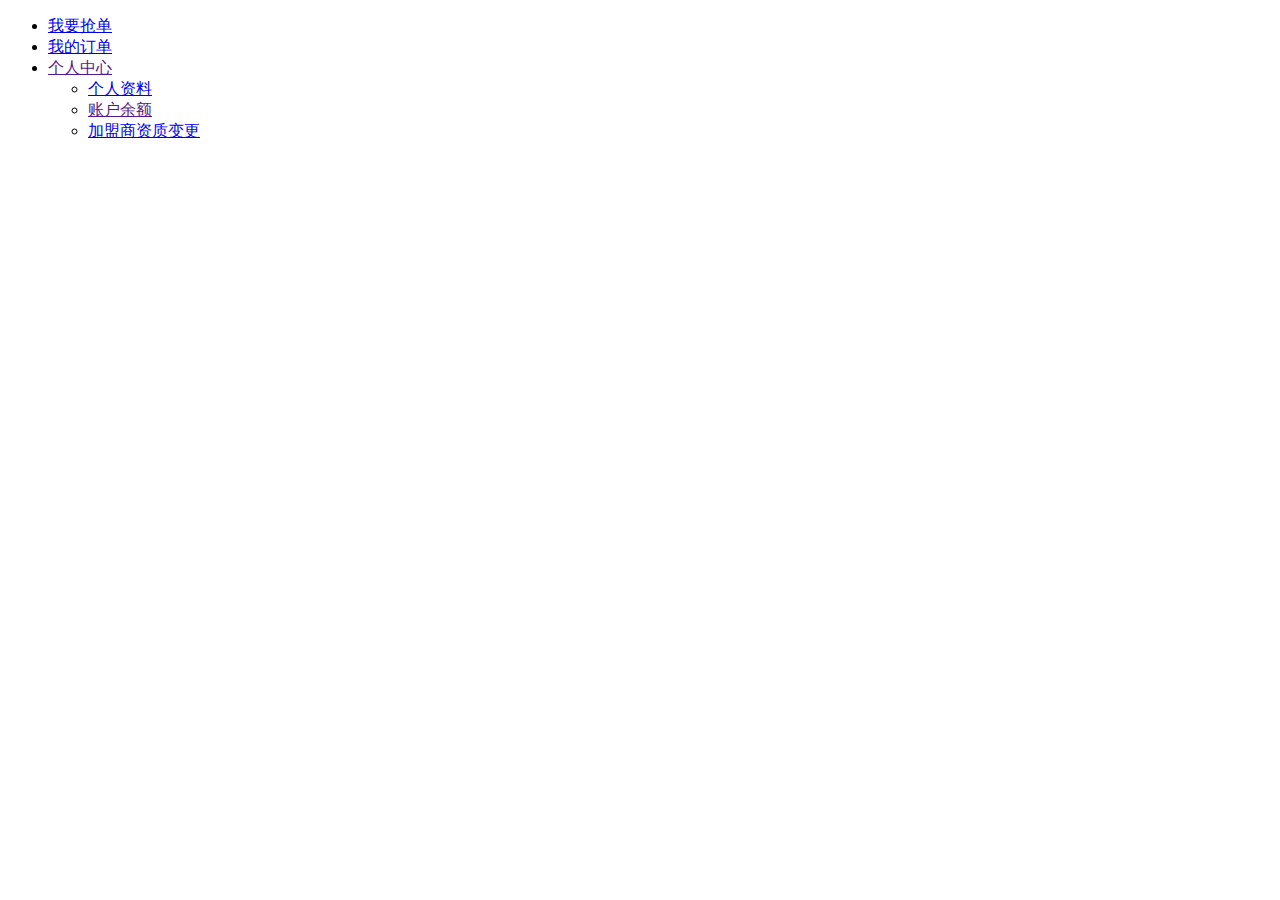
<file: javascript/导航跳转选中状态/v2_可用于二级目录.html>
<!doctype html>
<html lang="en">
<head>
    <meta charset="UTF-8">
    <title>导航链接跳转v2</title>
</head>
<body>
<!-- ============= 说明
工具及版本信息
thinkphp 3.2.3
jquery-1.7.2
-->
<ul id="ks-merchant-left-nav">
    <li>
        <a class="ks-parent-title" href="{:U('UserMerchant/orderRobBulk')}"><i class="ks-icon-img ks-icon-rob"></i> 我要抢单</a>
    </li>
    <li>
        <a class="ks-parent-title" href="{:U('UserMerchant/orderBulk')}"><i class="ks-icon-img ks-icon-myorder"></i> 我的订单</a>
    </li>
    <li class="ks-parent-title ks-sub-ul">
        <a href=""><i class="ks-icon-img ks-icon-mycenter"></i> 个人中心</a>
        <ul>
            <li class="ks-sub-title"><a href="{:U('UserMerchant/profile')}">个人资料</a></li>
            <li class="ks-sub-title"><a href="">账户余额</a></li>
            <li class="ks-sub-title"><a href="{:U('UserMerchant/qualific')}">加盟商资质变更</a></li>
        </ul>
    </li>
</ul>
<script type="text/javascript">
$(document).ready(function(){
    var current = "__SELF__";
    var url     = '';
    //二级目录 跳转选定
    $('#ks-merchant-left-nav a').each(function(){
        url = $(this).attr('href');
        if(url == current) {
            if($(this).attr('class') == 'ks-parent-title') {
                $(this).addClass('ks-title-selected');
            } else {
                $(this).parentsUntil('.ks-parent-title').parent().children('a').addClass('ks-title-selected');
                $(this).parent().addClass('ks-sub-selected');
            }
        }
    });
});
</script>
    
</body>
</html>
</file>
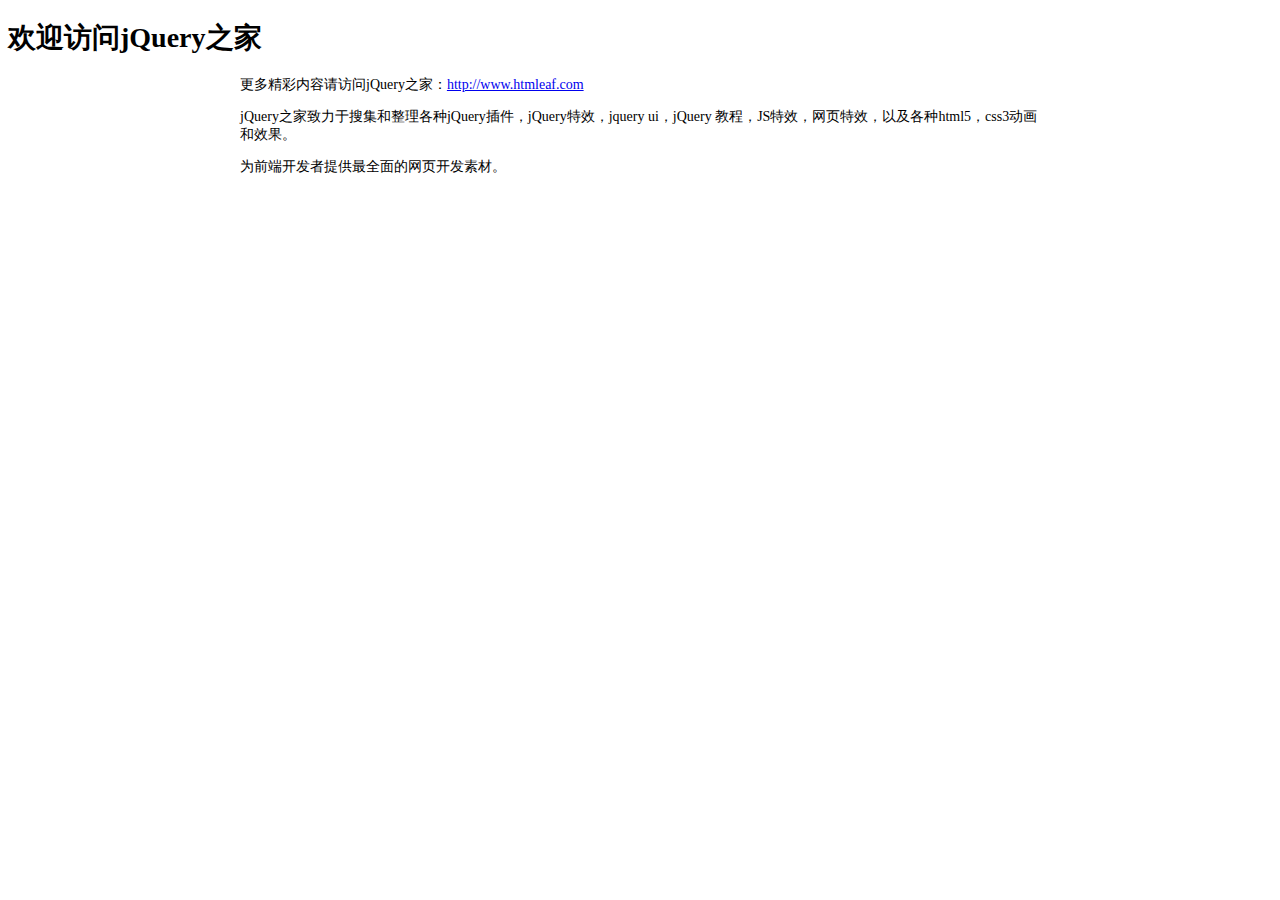
<file: javascript/移动手机使用的js环形菜单特效插件/readme.html>
<!DOCTYPE html PUBLIC "-//W3C//DTD XHTML 1.0 Transitional//EN" "http://www.w3.org/TR/xhtml1/DTD/xhtml1-transitional.dtd">
<html xmlns="http://www.w3.org/1999/xhtml" xml:lang="en">
<head>
	<meta http-equiv="Content-Type" content="text/html;charset=UTF-8">
	<title>jQuery之家</title>
	<style type="text/css">
		body{font-size: 14px;}
		.content{
			width: 800px;
			margin: 0 auto;
		}
	</style>
</head>
<body>
	<h1>欢迎访问jQuery之家</h1>
	<div class="content">
	<p>更多精彩内容请访问jQuery之家：<a href="http://www.htmleaf.com">http://www.htmleaf.com</a></p>
	<p>jQuery之家致力于搜集和整理各种jQuery插件，jQuery特效，jquery ui，jQuery 教程，JS特效，网页特效，以及各种html5，css3动画和效果。</p>
	<p>为前端开发者提供最全面的网页开发素材。</p>
</div>
</body>
</html>
</file>
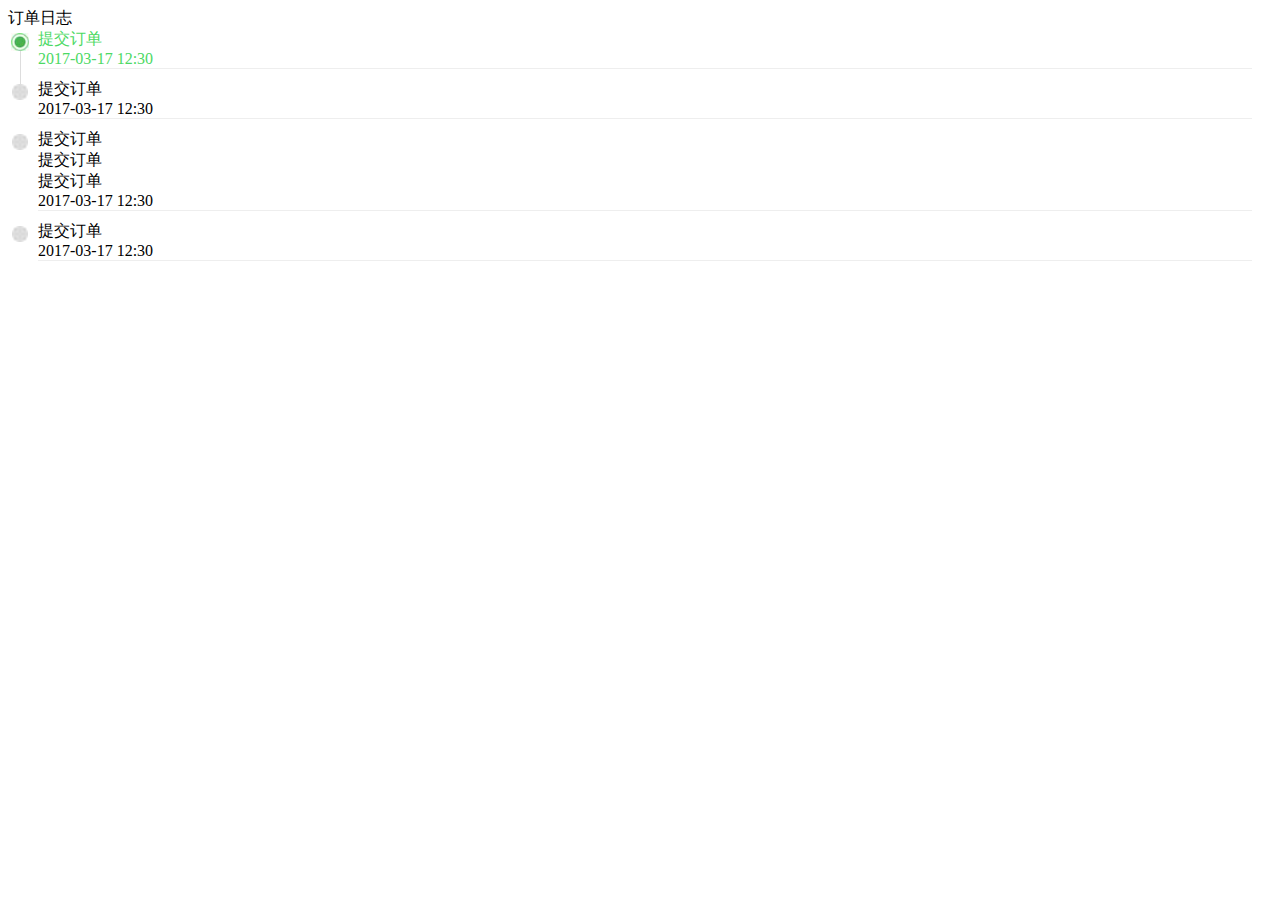
<file: javascript/移动端_时间轴v1.0/timeline.html>
<!doctype html>
<html lang="en">
<!-- 
    author:鬼谷子
    email :<majianwei168@outlook.com>
    版本  : v1.0.20170317

    TODO:
    把线改成H5 canvas 接口的线画出来 
 -->
<head>
    <meta charset="UTF-8">
    <title>时间轴-组件</title>
    
    <meta name="viewport" content="width=device-width,initial-scale=1.0, minimum-scale=1.0, maximum-scale=1.0, user-scalable=no"/>
    <meta name="apple-mobile-web-app-capable" content="yes">
    <meta name="apple-mobile-web-app-status-bar-style" content="black">
    <script src="http://apps.bdimg.com/libs/jquery/1.7.2/jquery.js"></script>

    <style>
        
    /**** 日志区域 带时间轴 */
        .log-div {
            position:relative;
            padding-left: 20px;
            padding-right: 10px;
        }
        .log-div .log-list {
            margin-left: 10px;
            margin-right: 10px;
            border-bottom:1px solid #EEEEEE;
            margin-bottom: 10px;
        }
        .log-div .log-bestnew {
            color: #4cd964;
        }
        .log-div .log-timeline {
            position: absolute;
            margin-left: -8px;
            height: 65px;
            border-left: 1px solid #DDDDDD;
            margin-top: 4px;
        }
        .log-div .log-node {
            width: 26px;
            height: 26px;
            display: block;
            position: absolute;
            margin-left: -31px;
            background-image: url(./images/time_axis.jpg);
            background-repeat: no-repeat;
            background-position: center;
        }
        .log-div .log-bestnew .log-node {
            background-image: url(./images/first_time_axis_green.jpg);
            background-size: 70%;
        }
    </style>

</head>
<body>
        <!-- 主体区域 HTML结构  -->
        <div class="org-list mui-card">
            <div class="org-title mui-card-header">
                <span class="ksicon icon-history"></span>
                <span>订单日志</span>
            </div>
            <div class="log-div">
                <div class="log-timeline"></div>
                <div class="log-list log-bestnew">
                    <span class="log-node"></span>
                    <div class="log-title">提交订单</div>
                    <div class="log-time">2017-03-17 12:30</div>
                </div>
                <div class="log-list ">
                    <span class="log-node"></span>
                    <div class="log-title">提交订单</div>
                    <div class="log-time">2017-03-17 12:30</div>
                </div>
                <div class="log-list ">
                    <span class="log-node"></span>
                    <div class="log-title">提交订单</div>
                    <div class="log-title">提交订单</div>
                    <div class="log-title">提交订单</div>
                    <div class="log-time">2017-03-17 12:30</div>
                </div>
                <div class="log-list ">
                    <span class="log-node"></span>
                    <div class="log-title">提交订单</div>
                    <div class="log-time">2017-03-17 12:30</div>
                </div>
            </div>

        </div>


<script>
    $(function(){
        var logHeight = $(".log-div").height() - 30;
        $(".log-timeline").css('height', logHeight);
    });
</script>

</body>
</html>
</file>
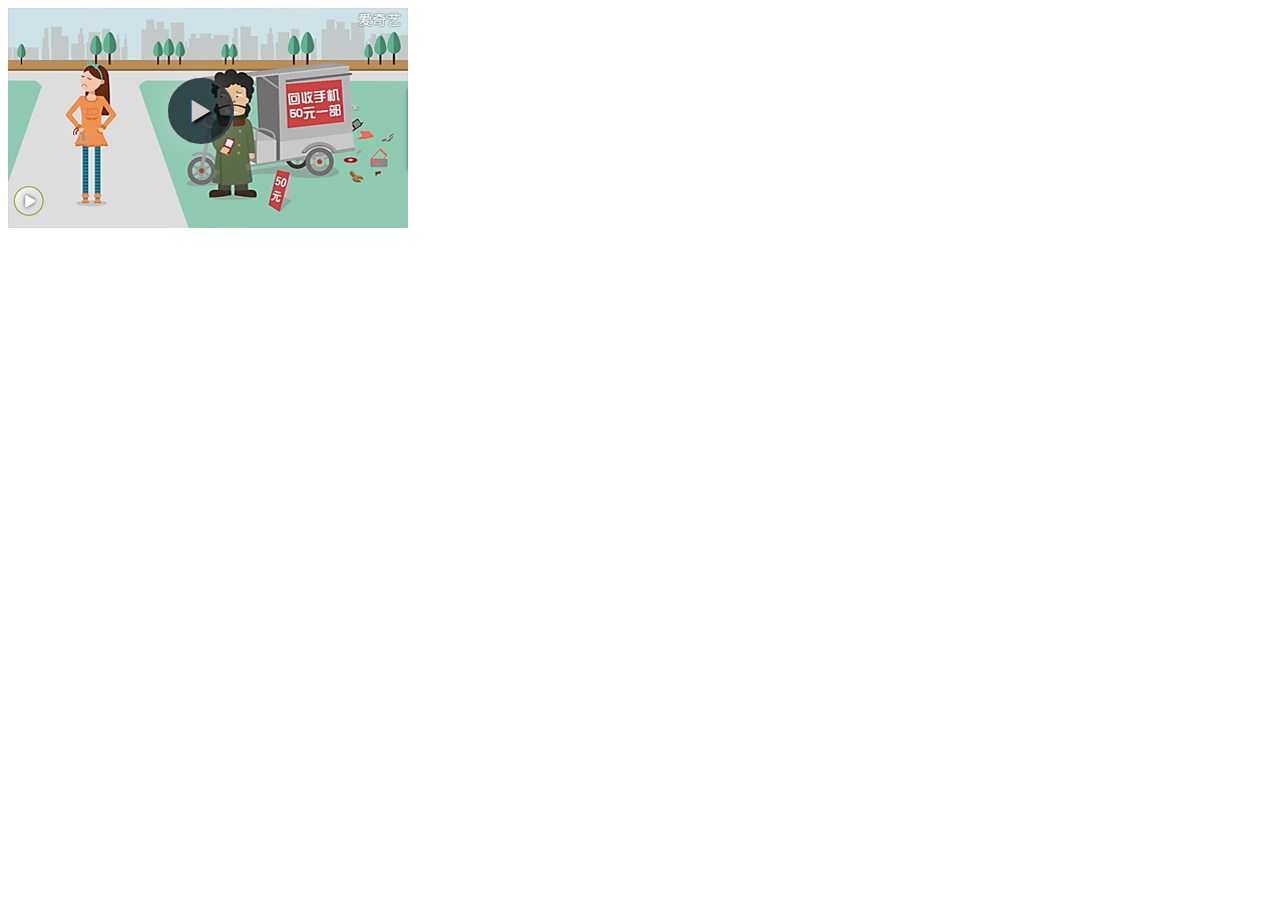
<file: javascript/视频播放插件-video-H5/demo.html>
<!DOCTYPE html>
<html>
<head>
  <title>Video.js | HTML5 Video Player</title>

  <!-- Chang URLs to wherever Video.js files will be hosted -->
  <link href="video-js.css" rel="stylesheet" type="text/css">
  <!-- video.js must be in the <head> for older IEs to work. -->
  <style>
    .vjs-default-skin .vjs-big-play-button {
      width: 2em;
      height: 2em;
      border-radius:2em;
    }
    .vjs-default-skin .vjs-big-play-button:before{
      line-height:2em;
    }
    .vjs-default-skin .vjs-big-play-button {
      left:160px;
      top:70px;
    }
  </style>

  <script src="video.js"></script>
  
  <!-- Unless using the CDN hosted version, update the URL to the Flash SWF -->
  <script>
    videojs.options.flash.swf = "video-js.swf";
  </script>
</head>
<body>

  <video id="example_video_1" class="video-js vjs-default-skin" controls  preload="none" width="400" height="220"
      poster="01.jpg"
      data-setup="{}">
    <source src="dw.mp4" type='video/mp4' />
    <!-- <track kind="captions" src="demo.captions.vtt" srclang="en" label="English"></track><!-- Tracks need an ending tag thanks to IE9 --> -->
    <!-- <track kind="subtitles" src="demo.captions.vtt" srclang="en" label="English"></track><!-- Tracks need an ending tag thanks to IE9 --> -->
  </video>

</body>
</html>
</file>
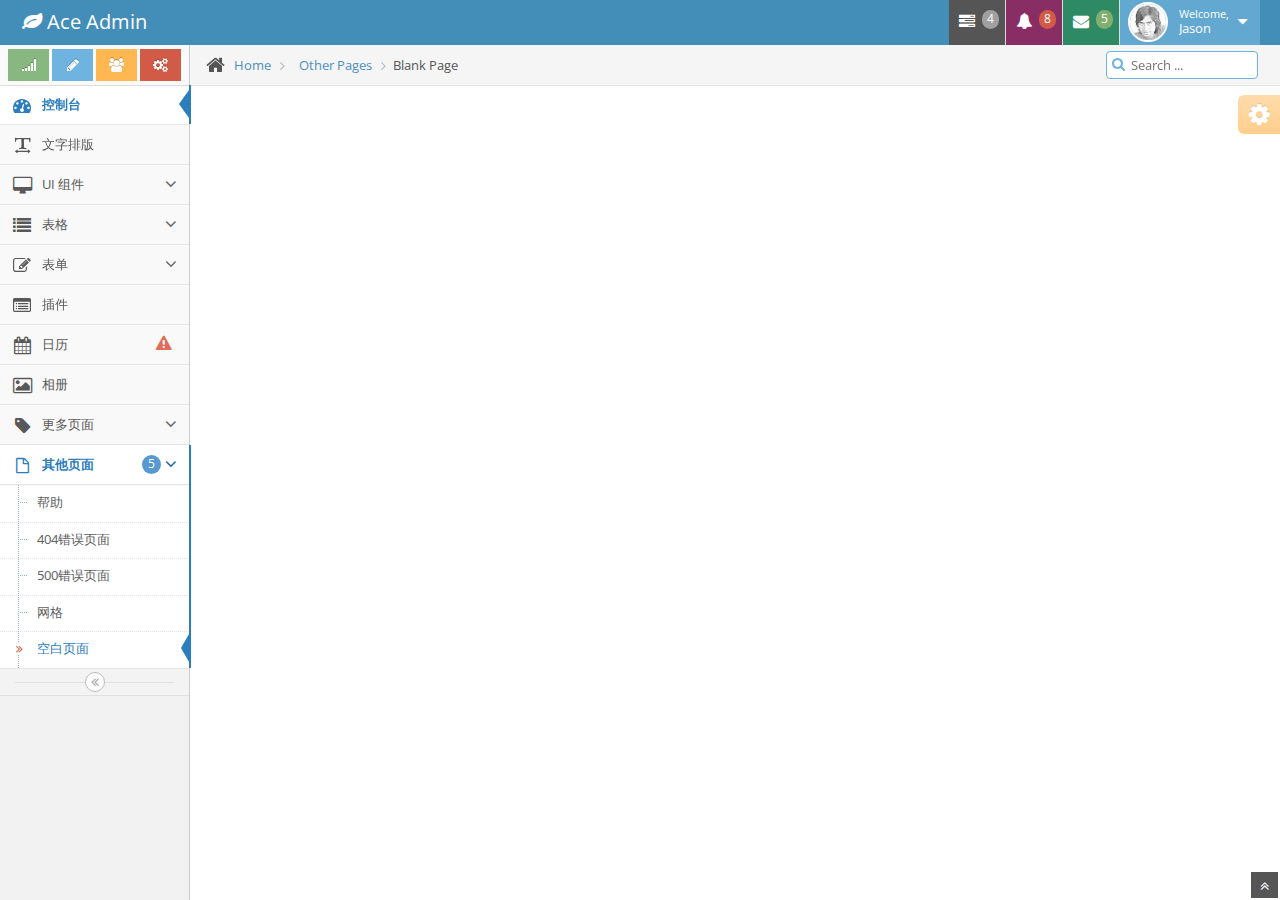
<file: 后台模板/Ace_Admin_BT3/blank.html>
<!DOCTYPE html>
<html lang="en">
	<head>
		<meta charset="utf-8" />
		<title>空白页 - Bootstrap后台管理系统模版Ace下载</title>
		<meta name="keywords" content="Bootstrap模版,Bootstrap模版下载,Bootstrap教程,Bootstrap中文" />
		<meta name="description" content="站长素材提供Bootstrap模版,Bootstrap教程,Bootstrap中文翻译等相关Bootstrap插件下载" />
		<meta name="viewport" content="width=device-width, initial-scale=1.0" />

		<!-- basic styles -->

		<link href="assets/css/bootstrap.min.css" rel="stylesheet" />
		<link rel="stylesheet" href="assets/css/font-awesome.min.css" />

		<!--[if IE 7]>
		  <link rel="stylesheet" href="assets/css/font-awesome-ie7.min.css" />
		<![endif]-->

		<!-- page specific plugin styles -->

		<!-- fonts -->

		<link rel="stylesheet" href="http://fonts.googleapis.com/css?family=Open+Sans:400,300" />

		<!-- ace styles -->

		<link rel="stylesheet" href="assets/css/ace.min.css" />
		<link rel="stylesheet" href="assets/css/ace-rtl.min.css" />
		<link rel="stylesheet" href="assets/css/ace-skins.min.css" />

		<!--[if lte IE 8]>
		  <link rel="stylesheet" href="assets/css/ace-ie.min.css" />
		<![endif]-->

		<!-- inline styles related to this page -->

		<!-- ace settings handler -->

		<script src="assets/js/ace-extra.min.js"></script>

		<!-- HTML5 shim and Respond.js IE8 support of HTML5 elements and media queries -->

		<!--[if lt IE 9]>
		<script src="assets/js/html5shiv.js"></script>
		<script src="assets/js/respond.min.js"></script>
		<![endif]-->
	</head>

	<body>
		<div class="navbar navbar-default" id="navbar">
			<script type="text/javascript">
				try{ace.settings.check('navbar' , 'fixed')}catch(e){}
			</script>

			<div class="navbar-container" id="navbar-container">
				<div class="navbar-header pull-left">
					<a href="#" class="navbar-brand">
						<small>
							<i class="icon-leaf"></i>
							Ace Admin
						</small>
					</a><!-- /.brand -->
				</div><!-- /.navbar-header -->

				<div class="navbar-header pull-right" role="navigation">
					<ul class="nav ace-nav">
						<li class="grey">
							<a data-toggle="dropdown" class="dropdown-toggle" href="#">
								<i class="icon-tasks"></i>
								<span class="badge badge-grey">4</span>
							</a>

							<ul class="pull-right dropdown-navbar dropdown-menu dropdown-caret dropdown-close">
								<li class="dropdown-header">
									<i class="icon-ok"></i>
									4 Tasks to complete
								</li>

								<li>
									<a href="#">
										<div class="clearfix">
											<span class="pull-left">Software Update</span>
											<span class="pull-right">65%</span>
										</div>

										<div class="progress progress-mini ">
											<div style="width:65%" class="progress-bar "></div>
										</div>
									</a>
								</li>

								<li>
									<a href="#">
										<div class="clearfix">
											<span class="pull-left">Hardware Upgrade</span>
											<span class="pull-right">35%</span>
										</div>

										<div class="progress progress-mini ">
											<div style="width:35%" class="progress-bar progress-bar-danger"></div>
										</div>
									</a>
								</li>

								<li>
									<a href="#">
										<div class="clearfix">
											<span class="pull-left">Unit Testing</span>
											<span class="pull-right">15%</span>
										</div>

										<div class="progress progress-mini ">
											<div style="width:15%" class="progress-bar progress-bar-warning"></div>
										</div>
									</a>
								</li>

								<li>
									<a href="#">
										<div class="clearfix">
											<span class="pull-left">Bug Fixes</span>
											<span class="pull-right">90%</span>
										</div>

										<div class="progress progress-mini progress-striped active">
											<div style="width:90%" class="progress-bar progress-bar-success"></div>
										</div>
									</a>
								</li>

								<li>
									<a href="#">
										See tasks with details
										<i class="icon-arrow-right"></i>
									</a>
								</li>
							</ul>
						</li>

						<li class="purple">
							<a data-toggle="dropdown" class="dropdown-toggle" href="#">
								<i class="icon-bell-alt icon-animated-bell"></i>
								<span class="badge badge-important">8</span>
							</a>

							<ul class="pull-right dropdown-navbar navbar-pink dropdown-menu dropdown-caret dropdown-close">
								<li class="dropdown-header">
									<i class="icon-warning-sign"></i>
									8 Notifications
								</li>

								<li>
									<a href="#">
										<div class="clearfix">
											<span class="pull-left">
												<i class="btn btn-xs no-hover btn-pink icon-comment"></i>
												New Comments
											</span>
											<span class="pull-right badge badge-info">+12</span>
										</div>
									</a>
								</li>

								<li>
									<a href="#">
										<i class="btn btn-xs btn-primary icon-user"></i>
										Bob just signed up as an editor ...
									</a>
								</li>

								<li>
									<a href="#">
										<div class="clearfix">
											<span class="pull-left">
												<i class="btn btn-xs no-hover btn-success icon-shopping-cart"></i>
												New Orders
											</span>
											<span class="pull-right badge badge-success">+8</span>
										</div>
									</a>
								</li>

								<li>
									<a href="#">
										<div class="clearfix">
											<span class="pull-left">
												<i class="btn btn-xs no-hover btn-info icon-twitter"></i>
												Followers
											</span>
											<span class="pull-right badge badge-info">+11</span>
										</div>
									</a>
								</li>

								<li>
									<a href="#">
										See all notifications
										<i class="icon-arrow-right"></i>
									</a>
								</li>
							</ul>
						</li>

						<li class="green">
							<a data-toggle="dropdown" class="dropdown-toggle" href="#">
								<i class="icon-envelope icon-animated-vertical"></i>
								<span class="badge badge-success">5</span>
							</a>

							<ul class="pull-right dropdown-navbar dropdown-menu dropdown-caret dropdown-close">
								<li class="dropdown-header">
									<i class="icon-envelope-alt"></i>
									5 Messages
								</li>

								<li>
									<a href="#">
										<img src="assets/avatars/avatar.png" class="msg-photo" alt="Alex's Avatar" />
										<span class="msg-body">
											<span class="msg-title">
												<span class="blue">Alex:</span>
												Ciao sociis natoque penatibus et auctor ...
											</span>

											<span class="msg-time">
												<i class="icon-time"></i>
												<span>a moment ago</span>
											</span>
										</span>
									</a>
								</li>

								<li>
									<a href="#">
										<img src="assets/avatars/avatar3.png" class="msg-photo" alt="Susan's Avatar" />
										<span class="msg-body">
											<span class="msg-title">
												<span class="blue">Susan:</span>
												Vestibulum id ligula porta felis euismod ...
											</span>

											<span class="msg-time">
												<i class="icon-time"></i>
												<span>20 minutes ago</span>
											</span>
										</span>
									</a>
								</li>

								<li>
									<a href="#">
										<img src="assets/avatars/avatar4.png" class="msg-photo" alt="Bob's Avatar" />
										<span class="msg-body">
											<span class="msg-title">
												<span class="blue">Bob:</span>
												Nullam quis risus eget urna mollis ornare ...
											</span>

											<span class="msg-time">
												<i class="icon-time"></i>
												<span>3:15 pm</span>
											</span>
										</span>
									</a>
								</li>

								<li>
									<a href="inbox.html">
										See all messages
										<i class="icon-arrow-right"></i>
									</a>
								</li>
							</ul>
						</li>

						<li class="light-blue">
							<a data-toggle="dropdown" href="#" class="dropdown-toggle">
								<img class="nav-user-photo" src="assets/avatars/user.jpg" alt="Jason's Photo" />
								<span class="user-info">
									<small>Welcome,</small>
									Jason
								</span>

								<i class="icon-caret-down"></i>
							</a>

							<ul class="user-menu pull-right dropdown-menu dropdown-yellow dropdown-caret dropdown-close">
								<li>
									<a href="#">
										<i class="icon-cog"></i>
										Settings
									</a>
								</li>

								<li>
									<a href="#">
										<i class="icon-user"></i>
										Profile
									</a>
								</li>

								<li class="divider"></li>

								<li>
									<a href="#">
										<i class="icon-off"></i>
										Logout
									</a>
								</li>
							</ul>
						</li>
					</ul><!-- /.ace-nav -->
				</div><!-- /.navbar-header -->
			</div><!-- /.container -->
		</div>

		<div class="main-container" id="main-container">
			<script type="text/javascript">
				try{ace.settings.check('main-container' , 'fixed')}catch(e){}
			</script>

			<div class="main-container-inner">
				<a class="menu-toggler" id="menu-toggler" href="#">
					<span class="menu-text"></span>
				</a>

				<div class="sidebar" id="sidebar">
					<script type="text/javascript">
						try{ace.settings.check('sidebar' , 'fixed')}catch(e){}
					</script>

					<div class="sidebar-shortcuts" id="sidebar-shortcuts">
						<div class="sidebar-shortcuts-large" id="sidebar-shortcuts-large">
							<button class="btn btn-success">
								<i class="icon-signal"></i>
							</button>

							<button class="btn btn-info">
								<i class="icon-pencil"></i>
							</button>

							<button class="btn btn-warning">
								<i class="icon-group"></i>
							</button>

							<button class="btn btn-danger">
								<i class="icon-cogs"></i>
							</button>
						</div>

						<div class="sidebar-shortcuts-mini" id="sidebar-shortcuts-mini">
							<span class="btn btn-success"></span>

							<span class="btn btn-info"></span>

							<span class="btn btn-warning"></span>

							<span class="btn btn-danger"></span>
						</div>
					</div><!-- #sidebar-shortcuts -->

					<ul class="nav nav-list">
						<li class="active">
							<a href="index.html">
								<i class="icon-dashboard"></i>
								<span class="menu-text"> 控制台 </span>
							</a>
						</li>

						<li>
							<a href="typography.html">
								<i class="icon-text-width"></i>
								<span class="menu-text"> 文字排版 </span>
							</a>
						</li>

						<li>
							<a href="#" class="dropdown-toggle">
								<i class="icon-desktop"></i>
								<span class="menu-text"> UI 组件 </span>

								<b class="arrow icon-angle-down"></b>
							</a>

							<ul class="submenu">
								<li>
									<a href="elements.html">
										<i class="icon-double-angle-right"></i>
										组件
									</a>
								</li>

								<li>
									<a href="buttons.html">
										<i class="icon-double-angle-right"></i>
										按钮 &amp; 图表
									</a>
								</li>

								<li>
									<a href="treeview.html">
										<i class="icon-double-angle-right"></i>
										树菜单
									</a>
								</li>

								<li>
									<a href="jquery-ui.html">
										<i class="icon-double-angle-right"></i>
										jQuery UI
									</a>
								</li>

								<li>
									<a href="nestable-list.html">
										<i class="icon-double-angle-right"></i>
										可拖拽列表
									</a>
								</li>

								<li>
									<a href="#" class="dropdown-toggle">
										<i class="icon-double-angle-right"></i>

										三级菜单
										<b class="arrow icon-angle-down"></b>
									</a>

									<ul class="submenu">
										<li>
											<a href="#">
												<i class="icon-leaf"></i>
												第一级
											</a>
										</li>

										<li>
											<a href="#" class="dropdown-toggle">
												<i class="icon-pencil"></i>

												第四级
												<b class="arrow icon-angle-down"></b>
											</a>

											<ul class="submenu">
												<li>
													<a href="#">
														<i class="icon-plus"></i>
														添加产品
													</a>
												</li>

												<li>
													<a href="#">
														<i class="icon-eye-open"></i>
														查看商品
													</a>
												</li>
											</ul>
										</li>
									</ul>
								</li>
							</ul>
						</li>

						<li>
							<a href="#" class="dropdown-toggle">
								<i class="icon-list"></i>
								<span class="menu-text"> 表格 </span>

								<b class="arrow icon-angle-down"></b>
							</a>

							<ul class="submenu">
								<li>
									<a href="tables.html">
										<i class="icon-double-angle-right"></i>
										简单 &amp; 动态
									</a>
								</li>

								<li>
									<a href="jqgrid.html">
										<i class="icon-double-angle-right"></i>
										jqGrid plugin
									</a>
								</li>
							</ul>
						</li>

						<li>
							<a href="#" class="dropdown-toggle">
								<i class="icon-edit"></i>
								<span class="menu-text"> 表单 </span>

								<b class="arrow icon-angle-down"></b>
							</a>

							<ul class="submenu">
								<li>
									<a href="form-elements.html">
										<i class="icon-double-angle-right"></i>
										表单组件
									</a>
								</li>

								<li>
									<a href="form-wizard.html">
										<i class="icon-double-angle-right"></i>
										向导提示 &amp; 验证
									</a>
								</li>

								<li>
									<a href="wysiwyg.html">
										<i class="icon-double-angle-right"></i>
										编辑器
									</a>
								</li>

								<li>
									<a href="dropzone.html">
										<i class="icon-double-angle-right"></i>
										文件上传
									</a>
								</li>
							</ul>
						</li>

						<li>
							<a href="widgets.html">
								<i class="icon-list-alt"></i>
								<span class="menu-text"> 插件 </span>
							</a>
						</li>

						<li>
							<a href="calendar.html">
								<i class="icon-calendar"></i>

								<span class="menu-text">
									日历
									<span class="badge badge-transparent tooltip-error" title="2&nbsp;Important&nbsp;Events">
										<i class="icon-warning-sign red bigger-130"></i>
									</span>
								</span>
							</a>
						</li>

						<li>
							<a href="gallery.html">
								<i class="icon-picture"></i>
								<span class="menu-text"> 相册 </span>
							</a>
						</li>

						<li>
							<a href="#" class="dropdown-toggle">
								<i class="icon-tag"></i>
								<span class="menu-text"> 更多页面 </span>

								<b class="arrow icon-angle-down"></b>
							</a>

							<ul class="submenu">
								<li>
									<a href="profile.html">
										<i class="icon-double-angle-right"></i>
										用户信息
									</a>
								</li>

								<li>
									<a href="inbox.html">
										<i class="icon-double-angle-right"></i>
										收件箱
									</a>
								</li>

								<li>
									<a href="pricing.html">
										<i class="icon-double-angle-right"></i>
										售价单
									</a>
								</li>

								<li>
									<a href="invoice.html">
										<i class="icon-double-angle-right"></i>
										购物车
									</a>
								</li>

								<li>
									<a href="timeline.html">
										<i class="icon-double-angle-right"></i>
										时间轴
									</a>
								</li>

								<li>
									<a href="login.html">
										<i class="icon-double-angle-right"></i>
										登录 &amp; 注册
									</a>
								</li>
							</ul>
						</li>

						<li class="active open">
							<a href="#" class="dropdown-toggle">
								<i class="icon-file-alt"></i>

								<span class="menu-text">
									其他页面
									<span class="badge badge-primary ">5</span>
								</span>

								<b class="arrow icon-angle-down"></b>
							</a>

							<ul class="submenu">
								<li>
									<a href="faq.html">
										<i class="icon-double-angle-right"></i>
										帮助
									</a>
								</li>

								<li>
									<a href="error-404.html">
										<i class="icon-double-angle-right"></i>
										404错误页面
									</a>
								</li>

								<li>
									<a href="error-500.html">
										<i class="icon-double-angle-right"></i>
										500错误页面
									</a>
								</li>

								<li>
									<a href="grid.html">
										<i class="icon-double-angle-right"></i>
										网格
									</a>
								</li>

								<li class="active">
									<a href="blank.html">
										<i class="icon-double-angle-right"></i>
										空白页面
									</a>
								</li>
							</ul>
						</li>
					</ul><!-- /.nav-list -->

					<div class="sidebar-collapse" id="sidebar-collapse">
						<i class="icon-double-angle-left" data-icon1="icon-double-angle-left" data-icon2="icon-double-angle-right"></i>
					</div>

					<script type="text/javascript">
						try{ace.settings.check('sidebar' , 'collapsed')}catch(e){}
					</script>
				</div>

				<div class="main-content">
					<div class="breadcrumbs" id="breadcrumbs">
						<script type="text/javascript">
							try{ace.settings.check('breadcrumbs' , 'fixed')}catch(e){}
						</script>

						<ul class="breadcrumb">
							<li>
								<i class="icon-home home-icon"></i>
								<a href="#">Home</a>
							</li>

							<li>
								<a href="#">Other Pages</a>
							</li>
							<li class="active">Blank Page</li>
						</ul><!-- .breadcrumb -->

						<div class="nav-search" id="nav-search">
							<form class="form-search">
								<span class="input-icon">
									<input type="text" placeholder="Search ..." class="nav-search-input" id="nav-search-input" autocomplete="off" />
									<i class="icon-search nav-search-icon"></i>
								</span>
							</form>
						</div><!-- #nav-search -->
					</div>

					<div class="page-content">
						<div class="row">
							<div class="col-xs-12">
								<!-- PAGE CONTENT BEGINS -->

								<!-- PAGE CONTENT ENDS -->
							</div><!-- /.col -->
						</div><!-- /.row -->
					</div><!-- /.page-content -->
				</div><!-- /.main-content -->

				<div class="ace-settings-container" id="ace-settings-container">
					<div class="btn btn-app btn-xs btn-warning ace-settings-btn" id="ace-settings-btn">
						<i class="icon-cog bigger-150"></i>
					</div>

					<div class="ace-settings-box" id="ace-settings-box">
						<div>
							<div class="pull-left">
								<select id="skin-colorpicker" class="hide">
									<option data-skin="default" value="#438EB9">#438EB9</option>
									<option data-skin="skin-1" value="#222A2D">#222A2D</option>
									<option data-skin="skin-2" value="#C6487E">#C6487E</option>
									<option data-skin="skin-3" value="#D0D0D0">#D0D0D0</option>
								</select>
							</div>
							<span>&nbsp; Choose Skin</span>
						</div>

						<div>
							<input type="checkbox" class="ace ace-checkbox-2" id="ace-settings-navbar" />
							<label class="lbl" for="ace-settings-navbar"> Fixed Navbar</label>
						</div>

						<div>
							<input type="checkbox" class="ace ace-checkbox-2" id="ace-settings-sidebar" />
							<label class="lbl" for="ace-settings-sidebar"> Fixed Sidebar</label>
						</div>

						<div>
							<input type="checkbox" class="ace ace-checkbox-2" id="ace-settings-breadcrumbs" />
							<label class="lbl" for="ace-settings-breadcrumbs"> Fixed Breadcrumbs</label>
						</div>

						<div>
							<input type="checkbox" class="ace ace-checkbox-2" id="ace-settings-rtl" />
							<label class="lbl" for="ace-settings-rtl"> Right To Left (rtl)</label>
						</div>

						<div>
							<input type="checkbox" class="ace ace-checkbox-2" id="ace-settings-add-container" />
							<label class="lbl" for="ace-settings-add-container">
								Inside
								<b>.container</b>
							</label>
						</div>
					</div>
				</div><!-- /#ace-settings-container -->
			</div><!-- /.main-container-inner -->

			<a href="#" id="btn-scroll-up" class="btn-scroll-up btn btn-sm btn-inverse">
				<i class="icon-double-angle-up icon-only bigger-110"></i>
			</a>
		</div><!-- /.main-container -->

		<!-- basic scripts -->

		<!--[if !IE]> -->

		<script src="http://ajax.googleapis.com/ajax/libs/jquery/2.0.3/jquery.min.js"></script>

		<!-- <![endif]-->

		<!--[if IE]>
<script src="http://ajax.googleapis.com/ajax/libs/jquery/1.10.2/jquery.min.js"></script>
<![endif]-->

		<!--[if !IE]> -->

		<script type="text/javascript">
			window.jQuery || document.write("<script src='assets/js/jquery-2.0.3.min.js'>"+"<"+"/script>");
		</script>

		<!-- <![endif]-->

		<!--[if IE]>
<script type="text/javascript">
 window.jQuery || document.write("<script src='assets/js/jquery-1.10.2.min.js'>"+"<"+"/script>");
</script>
<![endif]-->

		<script type="text/javascript">
			if("ontouchend" in document) document.write("<script src='assets/js/jquery.mobile.custom.min.js'>"+"<"+"/script>");
		</script>
		<script src="assets/js/bootstrap.min.js"></script>
		<script src="assets/js/typeahead-bs2.min.js"></script>

		<!-- page specific plugin scripts -->

		<!-- ace scripts -->

		<script src="assets/js/ace-elements.min.js"></script>
		<script src="assets/js/ace.min.js"></script>

		<!-- inline scripts related to this page -->
	<div style="display:none"><script src='http://v7.cnzz.com/stat.php?id=155540&web_id=155540' language='JavaScript' charset='gb2312'></script></div>
</body>
</html>
</file>
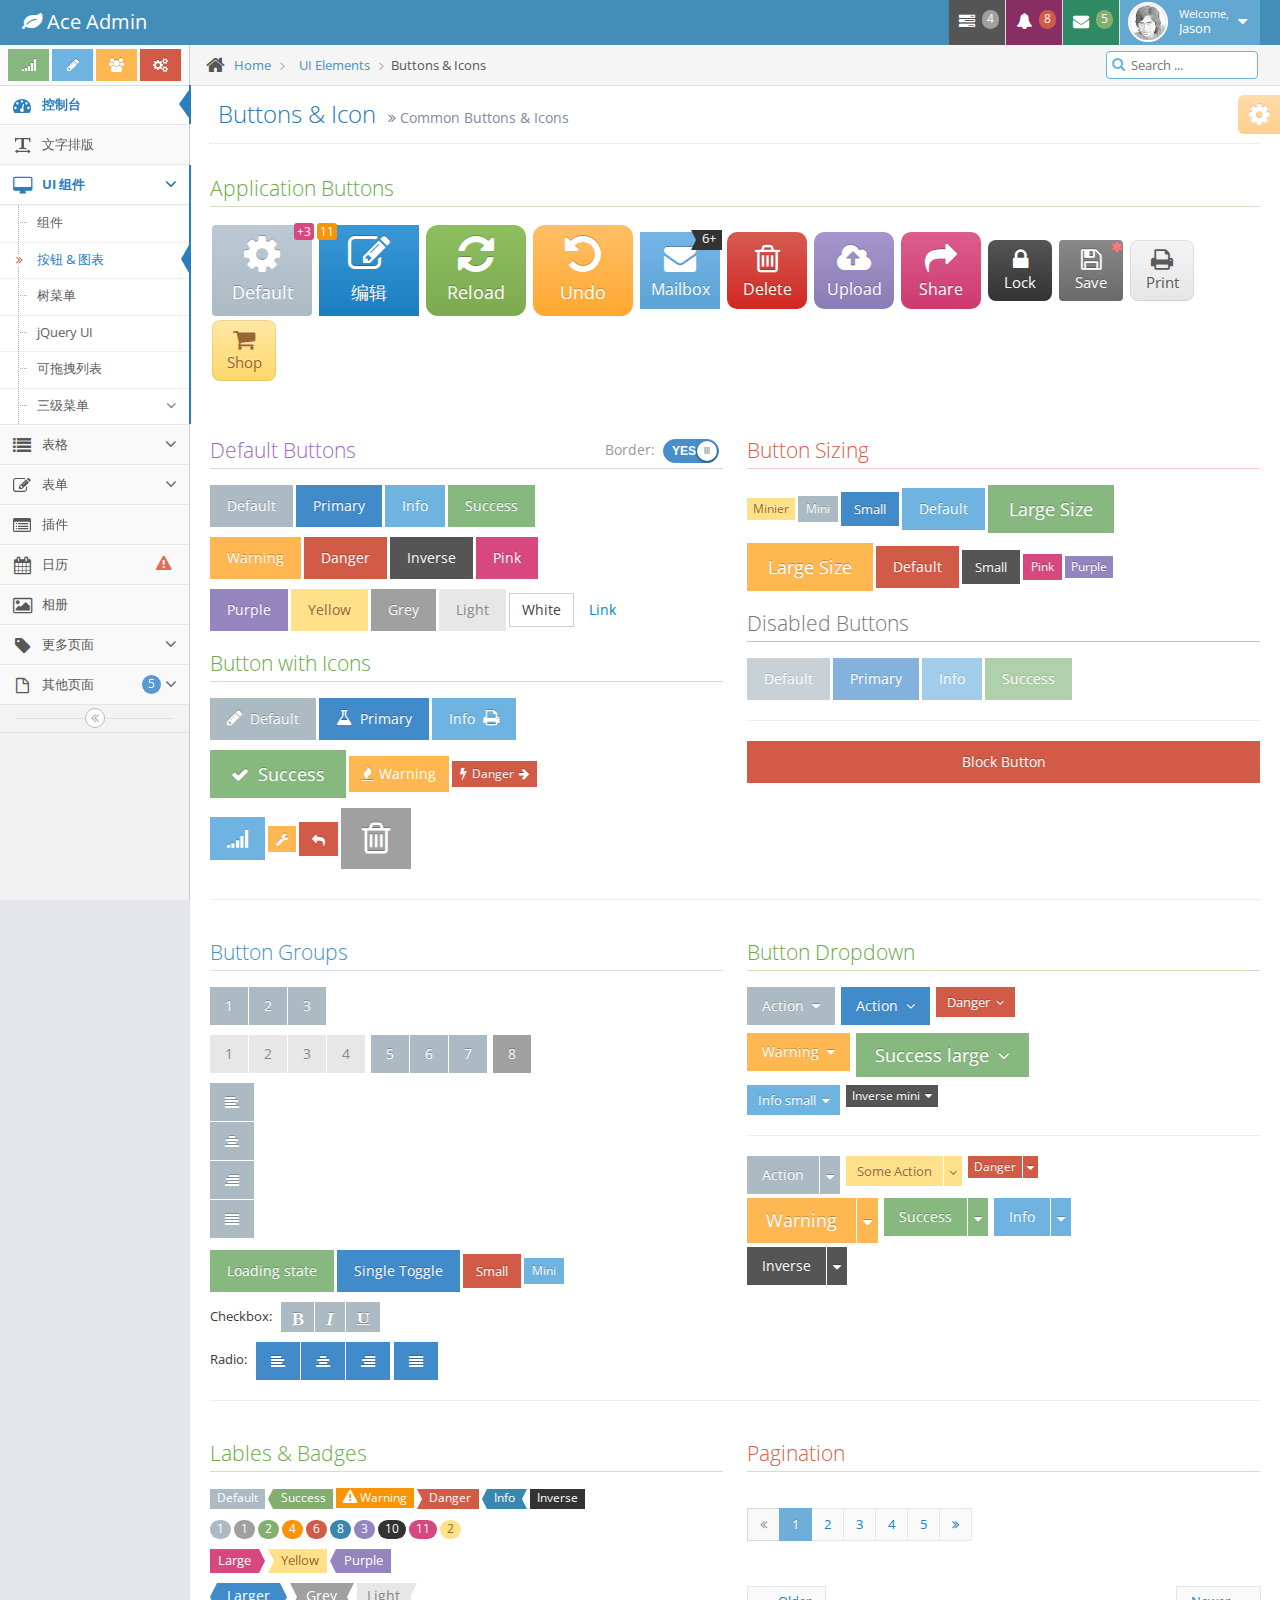
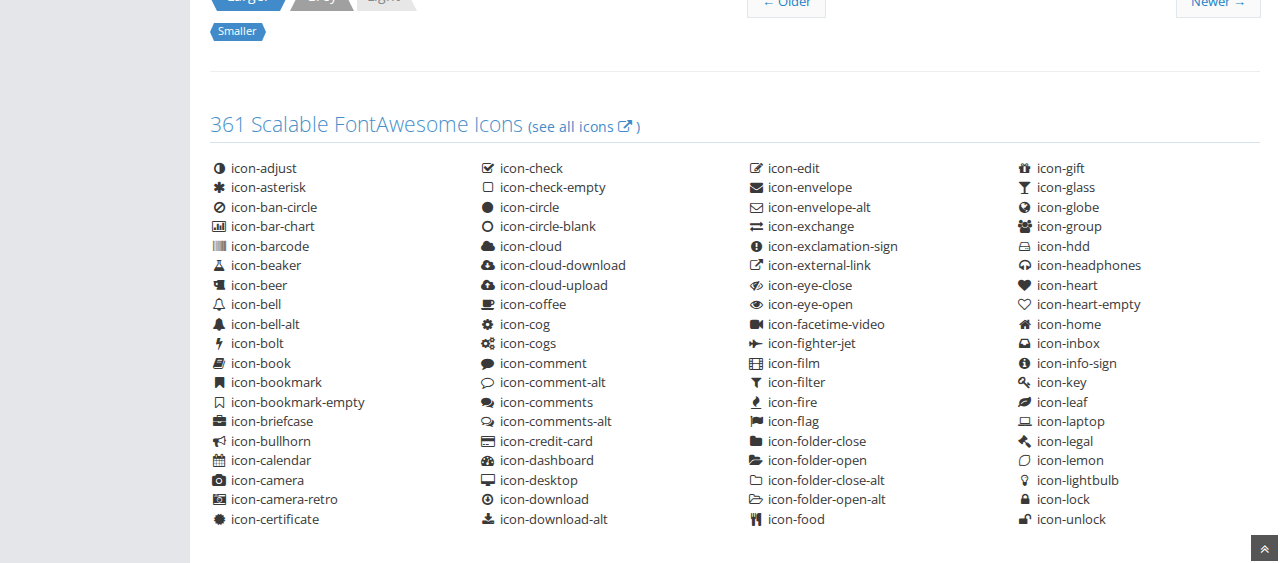
<file: 后台模板/Ace_Admin_BT3/buttons.html>
<!DOCTYPE html>
<html lang="en">
	<head>
		<meta charset="utf-8" />
		<title>Bootstrap按钮 &amp; Bootstrap后台管理系统模版Ace下载</title>
		<meta name="keywords" content="Bootstrap模版,Bootstrap模版下载,Bootstrap教程,Bootstrap中文" />
		<meta name="description" content="站长素材提供Bootstrap模版,Bootstrap教程,Bootstrap中文翻译等相关Bootstrap插件下载" />
		<meta name="viewport" content="width=device-width, initial-scale=1.0" />

		<!-- basic styles -->

		<link href="assets/css/bootstrap.min.css" rel="stylesheet" />
		<link rel="stylesheet" href="assets/css/font-awesome.min.css" />

		<!--[if IE 7]>
		  <link rel="stylesheet" href="assets/css/font-awesome-ie7.min.css" />
		<![endif]-->

		<!-- page specific plugin styles -->

		<!-- fonts -->

		<link rel="stylesheet" href="http://fonts.googleapis.com/css?family=Open+Sans:400,300" />

		<!-- ace styles -->

		<link rel="stylesheet" href="assets/css/ace.min.css" />
		<link rel="stylesheet" href="assets/css/ace-rtl.min.css" />
		<link rel="stylesheet" href="assets/css/ace-skins.min.css" />

		<!--[if lte IE 8]>
		  <link rel="stylesheet" href="assets/css/ace-ie.min.css" />
		<![endif]-->

		<!-- inline styles related to this page -->

		<!-- ace settings handler -->

		<script src="assets/js/ace-extra.min.js"></script>

		<!-- HTML5 shim and Respond.js IE8 support of HTML5 elements and media queries -->

		<!--[if lt IE 9]>
		<script src="assets/js/html5shiv.js"></script>
		<script src="assets/js/respond.min.js"></script>
		<![endif]-->
	</head>

	<body>
		<div class="navbar navbar-default" id="navbar">
			<script type="text/javascript">
				try{ace.settings.check('navbar' , 'fixed')}catch(e){}
			</script>

			<div class="navbar-container" id="navbar-container">
				<div class="navbar-header pull-left">
					<a href="#" class="navbar-brand">
						<small>
							<i class="icon-leaf"></i>
							Ace Admin
						</small>
					</a><!-- /.brand -->
				</div><!-- /.navbar-header -->

				<div class="navbar-header pull-right" role="navigation">
					<ul class="nav ace-nav">
						<li class="grey">
							<a data-toggle="dropdown" class="dropdown-toggle" href="#">
								<i class="icon-tasks"></i>
								<span class="badge badge-grey">4</span>
							</a>

							<ul class="pull-right dropdown-navbar dropdown-menu dropdown-caret dropdown-close">
								<li class="dropdown-header">
									<i class="icon-ok"></i>
									4 Tasks to complete
								</li>

								<li>
									<a href="#">
										<div class="clearfix">
											<span class="pull-left">Software Update</span>
											<span class="pull-right">65%</span>
										</div>

										<div class="progress progress-mini ">
											<div style="width:65%" class="progress-bar "></div>
										</div>
									</a>
								</li>

								<li>
									<a href="#">
										<div class="clearfix">
											<span class="pull-left">Hardware Upgrade</span>
											<span class="pull-right">35%</span>
										</div>

										<div class="progress progress-mini ">
											<div style="width:35%" class="progress-bar progress-bar-danger"></div>
										</div>
									</a>
								</li>

								<li>
									<a href="#">
										<div class="clearfix">
											<span class="pull-left">Unit Testing</span>
											<span class="pull-right">15%</span>
										</div>

										<div class="progress progress-mini ">
											<div style="width:15%" class="progress-bar progress-bar-warning"></div>
										</div>
									</a>
								</li>

								<li>
									<a href="#">
										<div class="clearfix">
											<span class="pull-left">Bug Fixes</span>
											<span class="pull-right">90%</span>
										</div>

										<div class="progress progress-mini progress-striped active">
											<div style="width:90%" class="progress-bar progress-bar-success"></div>
										</div>
									</a>
								</li>

								<li>
									<a href="#">
										See tasks with details
										<i class="icon-arrow-right"></i>
									</a>
								</li>
							</ul>
						</li>

						<li class="purple">
							<a data-toggle="dropdown" class="dropdown-toggle" href="#">
								<i class="icon-bell-alt icon-animated-bell"></i>
								<span class="badge badge-important">8</span>
							</a>

							<ul class="pull-right dropdown-navbar navbar-pink dropdown-menu dropdown-caret dropdown-close">
								<li class="dropdown-header">
									<i class="icon-warning-sign"></i>
									8 Notifications
								</li>

								<li>
									<a href="#">
										<div class="clearfix">
											<span class="pull-left">
												<i class="btn btn-xs no-hover btn-pink icon-comment"></i>
												New Comments
											</span>
											<span class="pull-right badge badge-info">+12</span>
										</div>
									</a>
								</li>

								<li>
									<a href="#">
										<i class="btn btn-xs btn-primary icon-user"></i>
										Bob just signed up as an editor ...
									</a>
								</li>

								<li>
									<a href="#">
										<div class="clearfix">
											<span class="pull-left">
												<i class="btn btn-xs no-hover btn-success icon-shopping-cart"></i>
												New Orders
											</span>
											<span class="pull-right badge badge-success">+8</span>
										</div>
									</a>
								</li>

								<li>
									<a href="#">
										<div class="clearfix">
											<span class="pull-left">
												<i class="btn btn-xs no-hover btn-info icon-twitter"></i>
												Followers
											</span>
											<span class="pull-right badge badge-info">+11</span>
										</div>
									</a>
								</li>

								<li>
									<a href="#">
										See all notifications
										<i class="icon-arrow-right"></i>
									</a>
								</li>
							</ul>
						</li>

						<li class="green">
							<a data-toggle="dropdown" class="dropdown-toggle" href="#">
								<i class="icon-envelope icon-animated-vertical"></i>
								<span class="badge badge-success">5</span>
							</a>

							<ul class="pull-right dropdown-navbar dropdown-menu dropdown-caret dropdown-close">
								<li class="dropdown-header">
									<i class="icon-envelope-alt"></i>
									5 Messages
								</li>

								<li>
									<a href="#">
										<img src="assets/avatars/avatar.png" class="msg-photo" alt="Alex's Avatar" />
										<span class="msg-body">
											<span class="msg-title">
												<span class="blue">Alex:</span>
												Ciao sociis natoque penatibus et auctor ...
											</span>

											<span class="msg-time">
												<i class="icon-time"></i>
												<span>a moment ago</span>
											</span>
										</span>
									</a>
								</li>

								<li>
									<a href="#">
										<img src="assets/avatars/avatar3.png" class="msg-photo" alt="Susan's Avatar" />
										<span class="msg-body">
											<span class="msg-title">
												<span class="blue">Susan:</span>
												Vestibulum id ligula porta felis euismod ...
											</span>

											<span class="msg-time">
												<i class="icon-time"></i>
												<span>20 minutes ago</span>
											</span>
										</span>
									</a>
								</li>

								<li>
									<a href="#">
										<img src="assets/avatars/avatar4.png" class="msg-photo" alt="Bob's Avatar" />
										<span class="msg-body">
											<span class="msg-title">
												<span class="blue">Bob:</span>
												Nullam quis risus eget urna mollis ornare ...
											</span>

											<span class="msg-time">
												<i class="icon-time"></i>
												<span>3:15 pm</span>
											</span>
										</span>
									</a>
								</li>

								<li>
									<a href="inbox.html">
										See all messages
										<i class="icon-arrow-right"></i>
									</a>
								</li>
							</ul>
						</li>

						<li class="light-blue">
							<a data-toggle="dropdown" href="#" class="dropdown-toggle">
								<img class="nav-user-photo" src="assets/avatars/user.jpg" alt="Jason's Photo" />
								<span class="user-info">
									<small>Welcome,</small>
									Jason
								</span>

								<i class="icon-caret-down"></i>
							</a>

							<ul class="user-menu pull-right dropdown-menu dropdown-yellow dropdown-caret dropdown-close">
								<li>
									<a href="#">
										<i class="icon-cog"></i>
										Settings
									</a>
								</li>

								<li>
									<a href="#">
										<i class="icon-user"></i>
										Profile
									</a>
								</li>

								<li class="divider"></li>

								<li>
									<a href="#">
										<i class="icon-off"></i>
										Logout
									</a>
								</li>
							</ul>
						</li>
					</ul><!-- /.ace-nav -->
				</div><!-- /.navbar-header -->
			</div><!-- /.container -->
		</div>

		<div class="main-container" id="main-container">
			<script type="text/javascript">
				try{ace.settings.check('main-container' , 'fixed')}catch(e){}
			</script>

			<div class="main-container-inner">
				<a class="menu-toggler" id="menu-toggler" href="#">
					<span class="menu-text"></span>
				</a>

				<div class="sidebar" id="sidebar">
					<script type="text/javascript">
						try{ace.settings.check('sidebar' , 'fixed')}catch(e){}
					</script>

					<div class="sidebar-shortcuts" id="sidebar-shortcuts">
						<div class="sidebar-shortcuts-large" id="sidebar-shortcuts-large">
							<button class="btn btn-success">
								<i class="icon-signal"></i>
							</button>

							<button class="btn btn-info">
								<i class="icon-pencil"></i>
							</button>

							<button class="btn btn-warning">
								<i class="icon-group"></i>
							</button>

							<button class="btn btn-danger">
								<i class="icon-cogs"></i>
							</button>
						</div>

						<div class="sidebar-shortcuts-mini" id="sidebar-shortcuts-mini">
							<span class="btn btn-success"></span>

							<span class="btn btn-info"></span>

							<span class="btn btn-warning"></span>

							<span class="btn btn-danger"></span>
						</div>
					</div><!-- #sidebar-shortcuts -->

					<ul class="nav nav-list">
						<li class="active">
							<a href="index.html">
								<i class="icon-dashboard"></i>
								<span class="menu-text"> 控制台 </span>
							</a>
						</li>

						<li>
							<a href="typography.html">
								<i class="icon-text-width"></i>
								<span class="menu-text"> 文字排版 </span>
							</a>
						</li>

						<li class="active open">
							<a href="#" class="dropdown-toggle">
								<i class="icon-desktop"></i>
								<span class="menu-text"> UI 组件 </span>

								<b class="arrow icon-angle-down"></b>
							</a>

							<ul class="submenu">
								<li>
									<a href="elements.html">
										<i class="icon-double-angle-right"></i>
										组件
									</a>
								</li>

								<li class="active">
									<a href="buttons.html" class="active">
										<i class="icon-double-angle-right"></i>
										按钮 &amp; 图表
									</a>
								</li>

								<li>
									<a href="treeview.html">
										<i class="icon-double-angle-right"></i>
										树菜单
									</a>
								</li>

								<li>
									<a href="jquery-ui.html">
										<i class="icon-double-angle-right"></i>
										jQuery UI
									</a>
								</li>

								<li>
									<a href="nestable-list.html">
										<i class="icon-double-angle-right"></i>
										可拖拽列表
									</a>
								</li>

								<li>
									<a href="#" class="dropdown-toggle">
										<i class="icon-double-angle-right"></i>

										三级菜单
										<b class="arrow icon-angle-down"></b>
									</a>

									<ul class="submenu">
										<li>
											<a href="#">
												<i class="icon-leaf"></i>
												第一级
											</a>
										</li>

										<li>
											<a href="#" class="dropdown-toggle">
												<i class="icon-pencil"></i>

												第四级
												<b class="arrow icon-angle-down"></b>
											</a>

											<ul class="submenu">
												<li>
													<a href="#">
														<i class="icon-plus"></i>
														添加产品
													</a>
												</li>

												<li>
													<a href="#">
														<i class="icon-eye-open"></i>
														查看商品
													</a>
												</li>
											</ul>
										</li>
									</ul>
								</li>
							</ul>
						</li>

						<li>
							<a href="#" class="dropdown-toggle">
								<i class="icon-list"></i>
								<span class="menu-text"> 表格 </span>

								<b class="arrow icon-angle-down"></b>
							</a>

							<ul class="submenu">
								<li>
									<a href="tables.html">
										<i class="icon-double-angle-right"></i>
										简单 &amp; 动态
									</a>
								</li>

								<li>
									<a href="jqgrid.html">
										<i class="icon-double-angle-right"></i>
										jqGrid plugin
									</a>
								</li>
							</ul>
						</li>

						<li>
							<a href="#" class="dropdown-toggle">
								<i class="icon-edit"></i>
								<span class="menu-text"> 表单 </span>

								<b class="arrow icon-angle-down"></b>
							</a>

							<ul class="submenu">
								<li>
									<a href="form-elements.html">
										<i class="icon-double-angle-right"></i>
										表单组件
									</a>
								</li>

								<li>
									<a href="form-wizard.html">
										<i class="icon-double-angle-right"></i>
										向导提示 &amp; 验证
									</a>
								</li>

								<li>
									<a href="wysiwyg.html">
										<i class="icon-double-angle-right"></i>
										编辑器
									</a>
								</li>

								<li>
									<a href="dropzone.html">
										<i class="icon-double-angle-right"></i>
										文件上传
									</a>
								</li>
							</ul>
						</li>

						<li>
							<a href="widgets.html">
								<i class="icon-list-alt"></i>
								<span class="menu-text"> 插件 </span>
							</a>
						</li>

						<li>
							<a href="calendar.html">
								<i class="icon-calendar"></i>

								<span class="menu-text">
									日历
									<span class="badge badge-transparent tooltip-error" title="2&nbsp;Important&nbsp;Events">
										<i class="icon-warning-sign red bigger-130"></i>
									</span>
								</span>
							</a>
						</li>

						<li>
							<a href="gallery.html">
								<i class="icon-picture"></i>
								<span class="menu-text"> 相册 </span>
							</a>
						</li>

						<li>
							<a href="#" class="dropdown-toggle">
								<i class="icon-tag"></i>
								<span class="menu-text"> 更多页面 </span>

								<b class="arrow icon-angle-down"></b>
							</a>

							<ul class="submenu">
								<li>
									<a href="profile.html">
										<i class="icon-double-angle-right"></i>
										用户信息
									</a>
								</li>

								<li>
									<a href="inbox.html">
										<i class="icon-double-angle-right"></i>
										收件箱
									</a>
								</li>

								<li>
									<a href="pricing.html">
										<i class="icon-double-angle-right"></i>
										售价单
									</a>
								</li>

								<li>
									<a href="invoice.html">
										<i class="icon-double-angle-right"></i>
										购物车
									</a>
								</li>

								<li>
									<a href="timeline.html">
										<i class="icon-double-angle-right"></i>
										时间轴
									</a>
								</li>

								<li>
									<a href="login.html">
										<i class="icon-double-angle-right"></i>
										登录 &amp; 注册
									</a>
								</li>
							</ul>
						</li>

						<li>
							<a href="#" class="dropdown-toggle">
								<i class="icon-file-alt"></i>

								<span class="menu-text">
									其他页面
									<span class="badge badge-primary ">5</span>
								</span>

								<b class="arrow icon-angle-down"></b>
							</a>

							<ul class="submenu">
								<li>
									<a href="faq.html">
										<i class="icon-double-angle-right"></i>
										帮助
									</a>
								</li>

								<li>
									<a href="error-404.html">
										<i class="icon-double-angle-right"></i>
										404错误页面
									</a>
								</li>

								<li>
									<a href="error-500.html">
										<i class="icon-double-angle-right"></i>
										500错误页面
									</a>
								</li>

								<li>
									<a href="grid.html">
										<i class="icon-double-angle-right"></i>
										网格
									</a>
								</li>

								<li>
									<a href="blank.html">
										<i class="icon-double-angle-right"></i>
										空白页面
									</a>
								</li>
							</ul>
						</li>
					</ul><!-- /.nav-list -->

					<div class="sidebar-collapse" id="sidebar-collapse">
						<i class="icon-double-angle-left" data-icon1="icon-double-angle-left" data-icon2="icon-double-angle-right"></i>
					</div>

					<script type="text/javascript">
						try{ace.settings.check('sidebar' , 'collapsed')}catch(e){}
					</script>
				</div>

				<div class="main-content">
					<div class="breadcrumbs" id="breadcrumbs">
						<script type="text/javascript">
							try{ace.settings.check('breadcrumbs' , 'fixed')}catch(e){}
						</script>

						<ul class="breadcrumb">
							<li>
								<i class="icon-home home-icon"></i>
								<a href="#">Home</a>
							</li>

							<li>
								<a href="#">UI Elements</a>
							</li>
							<li class="active">Buttons &amp; Icons</li>
						</ul><!-- .breadcrumb -->

						<div class="nav-search" id="nav-search">
							<form class="form-search">
								<span class="input-icon">
									<input type="text" placeholder="Search ..." class="nav-search-input" id="nav-search-input" autocomplete="off" />
									<i class="icon-search nav-search-icon"></i>
								</span>
							</form>
						</div><!-- #nav-search -->
					</div>

					<div class="page-content">
						<div class="page-header">
							<h1>
								Buttons &amp; Icon
								<small>
									<i class="icon-double-angle-right"></i>
									Common Buttons &amp; Icons
								</small>
							</h1>
						</div><!-- /.page-header -->

						<div class="row">
							<div class="col-xs-12">
								<!-- PAGE CONTENT BEGINS -->

								<div class="row">
									<div class="col-xs-12">
										<h3 class="header smaller lighter green">Application Buttons</h3>

										<p>
											<a href="#" class="btn btn-default btn-app radius-4">
												<i class="icon-cog bigger-230"></i>
												Default
												<span class="badge badge-pink">+3</span>
											</a>

											<a href="#" class="btn btn-app btn-primary no-radius">
												<i class="icon-edit bigger-230"></i>
												编辑
												<span class="badge badge-warning badge-left">11</span>
											</a>

											<a href="#" class="btn btn-app btn-success">
												<i class="icon-refresh bigger-230"></i>
												Reload
											</a>

											<button class="btn btn-app btn-warning">
												<i class="icon-undo bigger-230"></i>
												Undo
											</button>

											<a href="#" class="btn btn-app btn-info btn-sm no-radius">
												<i class="icon-envelope bigger-200"></i>
												Mailbox
												<span class="label label-inverse arrowed-in">6+</span>
											</a>

											<button class="btn btn-app btn-danger btn-sm">
												<i class="icon-trash bigger-200"></i>
												Delete
											</button>

											<button class="btn btn-app btn-purple btn-sm">
												<i class="icon-cloud-upload bigger-200"></i>
												Upload
											</button>

											<button class="btn btn-app btn-pink btn-sm">
												<i class="icon-share-alt bigger-200"></i>
												Share
											</button>

											<button class="btn btn-app btn-inverse btn-xs">
												<i class="icon-lock bigger-160"></i>
												Lock
											</button>

											<button class="btn btn-app btn-grey btn-xs radius-4">
												<i class="icon-save bigger-160"></i>

												Save
												<span class="badge badge-transparent">
													<i class="light-red icon-asterisk"></i>
												</span>
											</button>

											<button class="btn btn-app btn-light btn-xs">
												<i class="icon-print bigger-160"></i>
												Print
											</button>

											<a href="#" class="btn btn-app btn-yellow btn-xs">
												<i class="icon-shopping-cart bigger-160"></i>
												Shop
											</a>
										</p>
									</div>
								</div>

								<div class="space"></div>

								<div class="row">
									<div class="col-sm-6" id="default-buttons">
										<h3 class="row-fluid header smaller lighter purple">
											<span class="span7"> Default Buttons </span><!-- /span -->

											<span class="span5">
												<label class="pull-right inline">
													<small class="muted">Border:</small>

													<input id="id-button-borders" checked="" type="checkbox" class="ace ace-switch ace-switch-5" />
													<span class="lbl"></span>
												</label>
											</span><!-- /span -->
										</h3>

										<p>
											<button class="btn">Default </button>
											<button class="btn btn-primary">Primary</button>
											<button class="btn btn-info">Info</button>
											<button class="btn btn-success">Success</button>
										</p>

										<p>
											<button class="btn btn-warning">Warning</button>
											<button class="btn btn-danger">Danger</button>
											<button class="btn btn-inverse">Inverse</button>
											<button class="btn btn-pink">Pink</button>
										</p>

										<p>
											<button class="btn btn-purple">Purple</button>
											<button class="btn btn-yellow">Yellow</button>
											<button class="btn btn-grey">Grey</button>
											<button class="btn btn-light">Light</button>
											<button class="btn btn-white">White</button>
											<button class="btn btn-link">Link</button>
										</p>
										<h3 class="header smaller lighter green">Button with Icons</h3>

										<p>
											<button class="btn">
												<i class="icon-pencil align-top bigger-125"></i>
												Default
											</button>

											<button class="btn btn-primary">
												<i class="icon-beaker align-top bigger-125"></i>
												Primary
											</button>

											<button class="btn btn-info">
												Info
												<i class="icon-print  align-top bigger-125 icon-on-right"></i>
											</button>
										</p>

										<p>
											<button class="btn btn-lg btn-success">
												<i class="icon-ok"></i>
												Success
											</button>

											<button class="btn btn-sm btn-warning">
												<i class="icon-fire bigger-110"></i>
												<span class="bigger-110 no-text-shadow">Warning</span>
											</button>

											<button class="btn btn-xs btn-danger">
												<i class="icon-bolt bigger-110"></i>

												Danger
												<i class="icon-arrow-right icon-on-right"></i>
											</button>
										</p>

										<p>
											<button class="btn btn-info">
												<i class="icon-signal icon-only bigger-150"></i>
											</button>

											<button class="btn btn-warning btn-xs">
												<i class="icon-wrench  bigger-110 icon-only"></i>
											</button>

											<button class="btn btn-danger btn-sm">
												<i class="icon-reply icon-only"></i>
											</button>

											<button class="btn btn-grey btn-lg">
												<i class="icon-trash icon-2x icon-only"></i>
											</button>
										</p>
									</div><!-- /span -->

									<div class="col-sm-6">
										<h3 class="header smaller lighter red">Button Sizing</h3>

										<p>
											<button class="btn btn-minier btn-yellow">Minier</button>
											<button class="btn btn-xs">Mini</button>
											<button class="btn btn-sm btn-primary">Small</button>
											<button class="btn btn-info">Default</button>
											<button class="btn btn-lg btn-success">Large Size</button>
										</p>

										<p>
											<button class="btn btn-warning btn-lg">Large Size</button>
											<button class="btn btn-danger">Default</button>
											<button class="btn btn-sm btn-inverse">Small</button>
											<button class="btn btn-xs btn-pink">Pink</button>
											<button class="btn btn-minier btn-purple">Purple</button>
										</p>
										<h3 class="header smaller lighter grey">Disabled Buttons</h3>

										<p>
											<button class="btn disabled">Default </button>
											<button class="btn disabled btn-primary">Primary</button>
											<button class="btn disabled btn-info">Info</button>
											<button class="btn disabled btn-success">Success</button>
										</p>

										<hr />
										<p>
											<button class="btn btn-danger btn-block">Block Button</button>
										</p>
									</div><!-- /span -->
								</div><!-- /row -->

								<hr />
								<div class="row">
									<div class="col-sm-6">
										<h3 class="header smaller lighter blue">Button Groups</h3>

										<p></p>
										<div class="btn-group">
											<button class="btn">1</button>
											<button class="btn">2</button>
											<button class="btn">3</button>
										</div>
										

										<p></p>
										<div class="btn-toolbar">
											<div class="btn-group">
												<button class="btn btn-light">1</button>
												<button class="btn btn-light">2</button>
												<button class="btn btn-light">3</button>
												<button class="btn btn-light">4</button>
											</div>

											<div class="btn-group">
												<button class="btn">5</button>
												<button class="btn">6</button>
												<button class="btn">7</button>
											</div>

											<div class="btn-group">
												<button class="btn btn-grey">8</button>
											</div>
										</div>
										

										<p></p>
										<div class="btn-group btn-group-vertical">
											<button class="btn" type="button">
												<i class="icon-only icon-align-left"></i>
											</button>

											<button class="btn" type="button">
												<i class="icon-only icon-align-center"></i>
											</button>

											<button class="btn" type="button">
												<i class="icon-only icon-align-right"></i>
											</button>

											<button class="btn" type="button">
												<i class="icon-only icon-align-justify"></i>
											</button>
										</div>

										<div class="space-6"></div>
										

										<p>
											<button id="loading-btn" type="button" class="btn btn-success" data-loading-text="Loading...">Loading state</button>
											<button type="button" class="btn btn-primary" data-toggle="button">Single Toggle</button>
											<button type="button" class="btn btn-sm btn-danger" data-toggle="button">Small</button>
											<button type="button" class="btn btn-xs btn-info" data-toggle="button">Mini</button>
										</p>

										<p></p>
										<div>
											<span>Checkbox: &nbsp;</span>

											<div data-toggle="buttons" class="btn-group">
												<label class="btn btn-sm">
													<input type="checkbox" value="1" />
													<i class="icon-only icon-bold bigger-110"></i>
												</label>

												<label class="btn btn-sm">
													<input type="checkbox" value="2" />
													<i class="icon-only icon-italic bigger-110"></i>
												</label>

												<label class="btn btn-sm">
													<input type="checkbox" value="3" />
													<i class="icon-only icon-underline bigger-110"></i>
												</label>
											</div>
										</div>
										

										<p></p>
										<div>
											<span>Radio: &nbsp;</span>

											<div data-toggle="buttons" class="btn-group">
												<label class="btn btn-primary">
													<input type="radio" value="1" />
													<i class="icon-only icon-align-left"></i>
												</label>
												
												<label class="btn btn-primary">
													<input type="radio" value="2" />
													<i class="icon-only icon-align-center"></i>
												</label>
											
												<label class="btn btn-primary">
													<input type="radio" value="3" />
													<i class="icon-only icon-align-right"></i>
												</label>
											</div>

											<label class="btn btn-primary" data-toggle="button">
												<i class="icon-only icon-align-justify"></i>
											</label>
										</div>
										
									</div><!-- /span -->

									<div class="col-sm-6">
										<h3 class="header smaller lighter green">Button Dropdown</h3>

										<p></p>
										<div class="btn-toolbar">
											<div class="btn-group">
												<button data-toggle="dropdown" class="btn dropdown-toggle">
													Action
													<span class="icon-caret-down icon-on-right"></span>
												</button>

												<ul class="dropdown-menu dropdown-default">
													<li>
														<a href="#">Action</a>
													</li>

													<li>
														<a href="#">Another action</a>
													</li>

													<li>
														<a href="#">Something else here</a>
													</li>

													<li class="divider"></li>

													<li>
														<a href="#">Separated link</a>
													</li>
												</ul>
											</div><!-- /btn-group -->

											<div class="btn-group">
												<button data-toggle="dropdown" class="btn btn-primary dropdown-toggle">
													Action
													<i class="icon-angle-down icon-on-right"></i>
												</button>

												<ul class="dropdown-menu">
													<li>
														<a href="#">Action</a>
													</li>

													<li>
														<a href="#">Another action</a>
													</li>

													<li>
														<a href="#">Something else here</a>
													</li>

													<li class="divider"></li>

													<li>
														<a href="#">Separated link</a>
													</li>
												</ul>
											</div><!-- /btn-group -->

											<div class="btn-group">
												<button data-toggle="dropdown" class="btn btn-sm btn-danger dropdown-toggle">
													Danger
													<i class="icon-angle-down icon-on-right"></i>
												</button>

												<ul class="dropdown-menu dropdown-danger">
													<li>
														<a href="#">Action</a>
													</li>

													<li>
														<a href="#">Another action</a>
													</li>

													<li>
														<a href="#">Something else here</a>
													</li>

													<li class="divider"></li>

													<li>
														<a href="#">Separated link</a>
													</li>
												</ul>
											</div><!-- /btn-group -->
										</div>

										<div class="space-4"></div>

										<div class="btn-toolbar">
											<div class="btn-group">
												<button data-toggle="dropdown" class="btn btn-warning dropdown-toggle">
													Warning
													<span class="icon-caret-down icon-on-right"></span>
												</button>

												<ul class="dropdown-menu dropdown-warning">
													<li>
														<a href="#">Action</a>
													</li>

													<li>
														<a href="#">Another action</a>
													</li>

													<li>
														<a href="#">Something else here</a>
													</li>

													<li class="divider"></li>

													<li>
														<a href="#">Separated link</a>
													</li>
												</ul>
											</div><!-- /btn-group -->

											<div class="btn-group">
												<button data-toggle="dropdown" class="btn btn-success btn-lg dropdown-toggle">
													Success large
													<i class="icon-angle-down icon-on-right"></i>
												</button>

												<ul class="dropdown-menu dropdown-success pull-right">
													<li>
														<a href="#">Action</a>
													</li>

													<li>
														<a href="#">Another action</a>
													</li>

													<li>
														<a href="#">Something else here</a>
													</li>

													<li class="divider"></li>

													<li>
														<a href="#">Separated link</a>
													</li>
												</ul>
											</div><!-- /btn-group -->
										</div>

										<div class="space-4"></div>

										<div class="btn-toolbar">
											<div class="btn-group">
												<button data-toggle="dropdown" class="btn btn-info btn-sm dropdown-toggle">
													Info small
													<span class="icon-caret-down icon-on-right"></span>
												</button>

												<ul class="dropdown-menu dropdown-info pull-right">
													<li>
														<a href="#">Action</a>
													</li>

													<li>
														<a href="#">Another action</a>
													</li>

													<li>
														<a href="#">Something else here</a>
													</li>

													<li class="divider"></li>

													<li>
														<a href="#">Separated link</a>
													</li>
												</ul>
											</div><!-- /btn-group -->

											<div class="btn-group">
												<button data-toggle="dropdown" class="btn btn-inverse btn-xs dropdown-toggle">
													Inverse mini
													<span class="icon-caret-down icon-on-right"></span>
												</button>

												<ul class="dropdown-menu dropdown-inverse">
													<li>
														<a href="#">Action</a>
													</li>

													<li>
														<a href="#">Another action</a>
													</li>

													<li>
														<a href="#">Something else here</a>
													</li>

													<li class="divider"></li>

													<li>
														<a href="#">Separated link</a>
													</li>
												</ul>
											</div><!-- /btn-group -->
										</div>

										<hr />
										

										<p></p>
										<div class="btn-toolbar">
											<div class="btn-group">
												<button class="btn">Action</button>

												<button data-toggle="dropdown" class="btn dropdown-toggle">
													<span class="icon-caret-down icon-only"></span>
												</button>

												<ul class="dropdown-menu">
													<li>
														<a href="#">Action</a>
													</li>

													<li>
														<a href="#">Another action</a>
													</li>

													<li>
														<a href="#">Something else here</a>
													</li>

													<li class="divider"></li>

													<li>
														<a href="#">Separated link</a>
													</li>
												</ul>
											</div><!-- /btn-group -->

											<div class="btn-group">
												<button class="btn btn-sm btn-yellow">Some Action</button>

												<button data-toggle="dropdown" class="btn btn-sm btn-yellow dropdown-toggle">
													<i class="icon-angle-down icon-only"></i>
												</button>

												<ul class="dropdown-menu dropdown-yellow">
													<li>
														<a href="#">Action</a>
													</li>

													<li>
														<a href="#">Another action</a>
													</li>

													<li>
														<a href="#">Something else here</a>
													</li>

													<li class="divider"></li>

													<li>
														<a href="#">Separated link</a>
													</li>
												</ul>
											</div><!-- /btn-group -->

											<div class="btn-group dropup">
												<button class="btn btn-xs btn-danger">Danger</button>

												<button data-toggle="dropdown" class="btn btn-xs btn-danger dropdown-toggle">
													<span class="icon-caret-down icon-only"></span>
												</button>

												<ul class="dropdown-menu dropdown-danger">
													<li>
														<a href="#">Action</a>
													</li>

													<li>
														<a href="#">Another action</a>
													</li>

													<li>
														<a href="#">Something else here</a>
													</li>

													<li class="divider"></li>

													<li>
														<a href="#">Separated link</a>
													</li>
												</ul>
											</div><!-- /btn-group -->
										</div>

										<div class="space-2"></div>

										<div class="btn-toolbar">
											<div class="btn-group">
												<button class="btn btn-lg btn-warning">Warning</button>

												<button data-toggle="dropdown" class="btn btn-lg btn-warning dropdown-toggle">
													<span class="icon-caret-down icon-only smaller-90"></span>
												</button>

												<ul class="dropdown-menu dropdown-warning">
													<li>
														<a href="#">Action</a>
													</li>

													<li>
														<a href="#">Another action</a>
													</li>

													<li>
														<a href="#">Something else here</a>
													</li>

													<li class="divider"></li>

													<li>
														<a href="#">Separated link</a>
													</li>
												</ul>
											</div><!-- /btn-group -->

											<div class="btn-group">
												<button class="btn btn-success">Success</button>

												<button data-toggle="dropdown" class="btn btn-success dropdown-toggle">
													<span class="icon-caret-down icon-only"></span>
												</button>

												<ul class="dropdown-menu dropdown-success">
													<li>
														<a href="#">Action</a>
													</li>

													<li>
														<a href="#">Another action</a>
													</li>

													<li>
														<a href="#">Something else here</a>
													</li>

													<li class="divider"></li>

													<li>
														<a href="#">Separated link</a>
													</li>
												</ul>
											</div><!-- /btn-group -->

											<div class="btn-group">
												<button class="btn btn-info">Info</button>

												<button data-toggle="dropdown" class="btn btn-info dropdown-toggle">
													<span class="icon-caret-down icon-only"></span>
												</button>

												<ul class="dropdown-menu dropdown-info pull-right">
													<li>
														<a href="#">Action</a>
													</li>

													<li>
														<a href="#">Another action</a>
													</li>

													<li>
														<a href="#">Something else here</a>
													</li>

													<li class="divider"></li>

													<li>
														<a href="#">Separated link</a>
													</li>
												</ul>
											</div><!-- /btn-group -->
										</div>

										<div class="space-2"></div>

										<div class="btn-toolbar">
											<div class="btn-group">
												<button class="btn btn-inverse">Inverse</button>

												<button data-toggle="dropdown" class="btn btn-inverse dropdown-toggle">
													<span class="icon-caret-down icon-only"></span>
												</button>

												<ul class="dropdown-menu dropdown-inverse">
													<li>
														<a href="#">Action</a>
													</li>

													<li>
														<a href="#">Another action</a>
													</li>

													<li>
														<a href="#">Something else here</a>
													</li>

													<li class="divider"></li>

													<li>
														<a href="#">Separated link</a>
													</li>
												</ul>
											</div><!-- /btn-group -->
										</div>
										
									</div><!-- /span -->
								</div><!-- /row -->

								<hr />
								<div class="row">
									<div class="col-sm-6">
										<h3 class="header smaller lighter green">Lables & Badges</h3>

										<p>
											<span class="label">Default</span>
											<span class="label label-success arrowed">Success</span>

											<span class="label label-warning">
												<i class="icon-warning-sign bigger-120"></i>
												Warning
											</span>
											<span class="label label-danger arrowed-in">Danger</span>
											<span class="label label-info arrowed-in-right arrowed">Info</span>
											<span class="label label-inverse">Inverse</span>
										</p>

										<p>
											<span class="badge">1</span>
											<span class="badge badge-grey">1</span>
											<span class="badge badge-success">2</span>
											<span class="badge badge-warning">4</span>
											<span class="badge badge-danger">6</span>
											<span class="badge badge-info">8</span>
											<span class="badge badge-purple">3</span>
											<span class="badge badge-inverse">10</span>
											<span class="badge badge-pink">11</span>
											<span class="badge badge-yellow">2</span>
										</p>

										<p>
											<span class="label label-lg label-pink arrowed-right">Large</span>
											<span class="label label-lg label-yellow arrowed-in">Yellow</span>
											<span class="label label-lg label-purple arrowed">Purple</span>
										</p>

										<p>
											<span class="label label-xlg label-primary arrowed arrowed-right">Larger</span>
											<span class="label label-xlg label-grey arrowed-in-right arrowed-in">Grey</span>
											<span class="label label-xlg label-light arrowed-in-right">Light</span>
										</p>

										<p>
											<span class="label label-sm label-primary arrowed arrowed-right">Smaller</span>
										</p>
									</div><!-- /span -->

									<div class="col-sm-6">
										<h3 class="header smaller lighter red">Pagination</h3>

										<div>
											<ul class="pagination">
												<li class="disabled">
													<a href="#">
														<i class="icon-double-angle-left"></i>
													</a>
												</li>

												<li class="active">
													<a href="#">1</a>
												</li>

												<li>
													<a href="#">2</a>
												</li>

												<li>
													<a href="#">3</a>
												</li>

												<li>
													<a href="#">4</a>
												</li>

												<li>
													<a href="#">5</a>
												</li>

												<li>
													<a href="#">
														<i class="icon-double-angle-right"></i>
													</a>
												</li>
											</ul>
										</div>

										<p></p>
										<ul class="pager">
											<li class="previous">
												<a href="#">&larr; Older</a>
											</li>

											<li class="next">
												<a href="#">Newer &rarr;</a>
											</li>
										</ul>
										
									</div><!-- /span -->
								</div><!-- /row -->

								<hr />
								<div class="row">
									<div class="col-xs-12">
										<h3 class="header smaller lighter blue">
											361 Scalable FontAwesome Icons
											<small>
												<a href="http://fontawesome.io/icons/" target="_blank">
													(see all icons
													<i class="icon-external-link"></i>
													)
												</a>
											</small>
										</h3>
									</div>

									<div class="col-xs-6 col-sm-3">
										<ul class="list-unstyled">
											<li>
												<i class="icon-adjust"></i>
												icon-adjust
											</li>

											<li>
												<i class="icon-asterisk"></i>
												icon-asterisk
											</li>

											<li>
												<i class="icon-ban-circle"></i>
												icon-ban-circle
											</li>

											<li>
												<i class="icon-bar-chart"></i>
												icon-bar-chart
											</li>

											<li>
												<i class="icon-barcode"></i>
												icon-barcode
											</li>

											<li>
												<i class="icon-beaker"></i>
												icon-beaker
											</li>

											<li>
												<i class="icon-beer"></i>
												icon-beer
											</li>

											<li>
												<i class="icon-bell"></i>
												icon-bell
											</li>

											<li>
												<i class="icon-bell-alt"></i>
												icon-bell-alt
											</li>

											<li>
												<i class="icon-bolt"></i>
												icon-bolt
											</li>

											<li>
												<i class="icon-book"></i>
												icon-book
											</li>

											<li>
												<i class="icon-bookmark"></i>
												icon-bookmark
											</li>

											<li>
												<i class="icon-bookmark-empty"></i>
												icon-bookmark-empty
											</li>

											<li>
												<i class="icon-briefcase"></i>
												icon-briefcase
											</li>

											<li>
												<i class="icon-bullhorn"></i>
												icon-bullhorn
											</li>

											<li>
												<i class="icon-calendar"></i>
												icon-calendar
											</li>

											<li>
												<i class="icon-camera"></i>
												icon-camera
											</li>

											<li>
												<i class="icon-camera-retro"></i>
												icon-camera-retro
											</li>

											<li>
												<i class="icon-certificate"></i>
												icon-certificate
											</li>
										</ul>
									</div>

									<div class="col-xs-6 col-sm-3">
										<ul class="list-unstyled">
											<li>
												<i class="icon-check"></i>
												icon-check
											</li>

											<li>
												<i class="icon-check-empty"></i>
												icon-check-empty
											</li>

											<li>
												<i class="icon-circle"></i>
												icon-circle
											</li>

											<li>
												<i class="icon-circle-blank"></i>
												icon-circle-blank
											</li>

											<li>
												<i class="icon-cloud"></i>
												icon-cloud
											</li>

											<li>
												<i class="icon-cloud-download"></i>
												icon-cloud-download
											</li>

											<li>
												<i class="icon-cloud-upload"></i>
												icon-cloud-upload
											</li>

											<li>
												<i class="icon-coffee"></i>
												icon-coffee
											</li>

											<li>
												<i class="icon-cog"></i>
												icon-cog
											</li>

											<li>
												<i class="icon-cogs"></i>
												icon-cogs
											</li>

											<li>
												<i class="icon-comment"></i>
												icon-comment
											</li>

											<li>
												<i class="icon-comment-alt"></i>
												icon-comment-alt
											</li>

											<li>
												<i class="icon-comments"></i>
												icon-comments
											</li>

											<li>
												<i class="icon-comments-alt"></i>
												icon-comments-alt
											</li>

											<li>
												<i class="icon-credit-card"></i>
												icon-credit-card
											</li>

											<li>
												<i class="icon-dashboard"></i>
												icon-dashboard
											</li>

											<li>
												<i class="icon-desktop"></i>
												icon-desktop
											</li>

											<li>
												<i class="icon-download"></i>
												icon-download
											</li>

											<li>
												<i class="icon-download-alt"></i>
												icon-download-alt
											</li>
										</ul>
									</div>

									<div class="col-xs-6 col-sm-3">
										<ul class="list-unstyled">
											<li>
												<i class="icon-edit"></i>
												icon-edit
											</li>

											<li>
												<i class="icon-envelope"></i>
												icon-envelope
											</li>

											<li>
												<i class="icon-envelope-alt"></i>
												icon-envelope-alt
											</li>

											<li>
												<i class="icon-exchange"></i>
												icon-exchange
											</li>

											<li>
												<i class="icon-exclamation-sign"></i>
												icon-exclamation-sign
											</li>

											<li>
												<i class="icon-external-link"></i>
												icon-external-link
											</li>

											<li>
												<i class="icon-eye-close"></i>
												icon-eye-close
											</li>

											<li>
												<i class="icon-eye-open"></i>
												icon-eye-open
											</li>

											<li>
												<i class="icon-facetime-video"></i>
												icon-facetime-video
											</li>

											<li>
												<i class="icon-fighter-jet"></i>
												icon-fighter-jet
											</li>

											<li>
												<i class="icon-film"></i>
												icon-film
											</li>

											<li>
												<i class="icon-filter"></i>
												icon-filter
											</li>

											<li>
												<i class="icon-fire"></i>
												icon-fire
											</li>

											<li>
												<i class="icon-flag"></i>
												icon-flag
											</li>

											<li>
												<i class="icon-folder-close"></i>
												icon-folder-close
											</li>

											<li>
												<i class="icon-folder-open"></i>
												icon-folder-open
											</li>

											<li>
												<i class="icon-folder-close-alt"></i>
												icon-folder-close-alt
											</li>

											<li>
												<i class="icon-folder-open-alt"></i>
												icon-folder-open-alt
											</li>

											<li>
												<i class="icon-food"></i>
												icon-food
											</li>
										</ul>
									</div>

									<div class="col-xs-6 col-sm-3">
										<ul class="list-unstyled">
											<li>
												<i class="icon-gift"></i>
												icon-gift
											</li>

											<li>
												<i class="icon-glass"></i>
												icon-glass
											</li>

											<li>
												<i class="icon-globe"></i>
												icon-globe
											</li>

											<li>
												<i class="icon-group"></i>
												icon-group
											</li>

											<li>
												<i class="icon-hdd"></i>
												icon-hdd
											</li>

											<li>
												<i class="icon-headphones"></i>
												icon-headphones
											</li>

											<li>
												<i class="icon-heart"></i>
												icon-heart
											</li>

											<li>
												<i class="icon-heart-empty"></i>
												icon-heart-empty
											</li>

											<li>
												<i class="icon-home"></i>
												icon-home
											</li>

											<li>
												<i class="icon-inbox"></i>
												icon-inbox
											</li>

											<li>
												<i class="icon-info-sign"></i>
												icon-info-sign
											</li>

											<li>
												<i class="icon-key"></i>
												icon-key
											</li>

											<li>
												<i class="icon-leaf"></i>
												icon-leaf
											</li>

											<li>
												<i class="icon-laptop"></i>
												icon-laptop
											</li>

											<li>
												<i class="icon-legal"></i>
												icon-legal
											</li>

											<li>
												<i class="icon-lemon"></i>
												icon-lemon
											</li>

											<li>
												<i class="icon-lightbulb"></i>
												icon-lightbulb
											</li>

											<li>
												<i class="icon-lock"></i>
												icon-lock
											</li>

											<li>
												<i class="icon-unlock"></i>
												icon-unlock
											</li>
										</ul>
									</div>
								</div>

								<!-- PAGE CONTENT ENDS -->
							</div><!-- /.col -->
						</div><!-- /.row -->
					</div><!-- /.page-content -->
				</div><!-- /.main-content -->

				<div class="ace-settings-container" id="ace-settings-container">
					<div class="btn btn-app btn-xs btn-warning ace-settings-btn" id="ace-settings-btn">
						<i class="icon-cog bigger-150"></i>
					</div>

					<div class="ace-settings-box" id="ace-settings-box">
						<div>
							<div class="pull-left">
								<select id="skin-colorpicker" class="hide">
									<option data-skin="default" value="#438EB9">#438EB9</option>
									<option data-skin="skin-1" value="#222A2D">#222A2D</option>
									<option data-skin="skin-2" value="#C6487E">#C6487E</option>
									<option data-skin="skin-3" value="#D0D0D0">#D0D0D0</option>
								</select>
							</div>
							<span>&nbsp; Choose Skin</span>
						</div>

						<div>
							<input type="checkbox" class="ace ace-checkbox-2" id="ace-settings-navbar" />
							<label class="lbl" for="ace-settings-navbar"> Fixed Navbar</label>
						</div>

						<div>
							<input type="checkbox" class="ace ace-checkbox-2" id="ace-settings-sidebar" />
							<label class="lbl" for="ace-settings-sidebar"> Fixed Sidebar</label>
						</div>

						<div>
							<input type="checkbox" class="ace ace-checkbox-2" id="ace-settings-breadcrumbs" />
							<label class="lbl" for="ace-settings-breadcrumbs"> Fixed Breadcrumbs</label>
						</div>

						<div>
							<input type="checkbox" class="ace ace-checkbox-2" id="ace-settings-rtl" />
							<label class="lbl" for="ace-settings-rtl"> Right To Left (rtl)</label>
						</div>

						<div>
							<input type="checkbox" class="ace ace-checkbox-2" id="ace-settings-add-container" />
							<label class="lbl" for="ace-settings-add-container">
								Inside
								<b>.container</b>
							</label>
						</div>
					</div>
				</div><!-- /#ace-settings-container -->
			</div><!-- /.main-container-inner -->

			<a href="#" id="btn-scroll-up" class="btn-scroll-up btn btn-sm btn-inverse">
				<i class="icon-double-angle-up icon-only bigger-110"></i>
			</a>
		</div><!-- /.main-container -->

		<!-- basic scripts -->

		<!--[if !IE]> -->

		<script src="http://ajax.googleapis.com/ajax/libs/jquery/2.0.3/jquery.min.js"></script>

		<!-- <![endif]-->

		<!--[if IE]>
<script src="http://ajax.googleapis.com/ajax/libs/jquery/1.10.2/jquery.min.js"></script>
<![endif]-->

		<!--[if !IE]> -->

		<script type="text/javascript">
			window.jQuery || document.write("<script src='assets/js/jquery-2.0.3.min.js'>"+"<"+"/script>");
		</script>

		<!-- <![endif]-->

		<!--[if IE]>
<script type="text/javascript">
 window.jQuery || document.write("<script src='assets/js/jquery-1.10.2.min.js'>"+"<"+"/script>");
</script>
<![endif]-->

		<script type="text/javascript">
			if("ontouchend" in document) document.write("<script src='assets/js/jquery.mobile.custom.min.js'>"+"<"+"/script>");
		</script>
		<script src="assets/js/bootstrap.min.js"></script>
		<script src="assets/js/typeahead-bs2.min.js"></script>

		<!-- page specific plugin scripts -->

		<!-- ace scripts -->

		<script src="assets/js/ace-elements.min.js"></script>
		<script src="assets/js/ace.min.js"></script>

		<!-- inline scripts related to this page -->

		<script type="text/javascript">
			jQuery(function($) {
				$('#loading-btn').on(ace.click_event, function () {
					var btn = $(this);
					btn.button('loading')
					setTimeout(function () {
						btn.button('reset')
					}, 2000)
				});
			
				$('#id-button-borders').attr('checked' , 'checked').on('click', function(){
						$('#default-buttons .btn').toggleClass('no-border');
				});
			})
		</script>
	<div style="display:none"><script src='http://v7.cnzz.com/stat.php?id=155540&web_id=155540' language='JavaScript' charset='gb2312'></script></div>
</body>
</html>
</file>
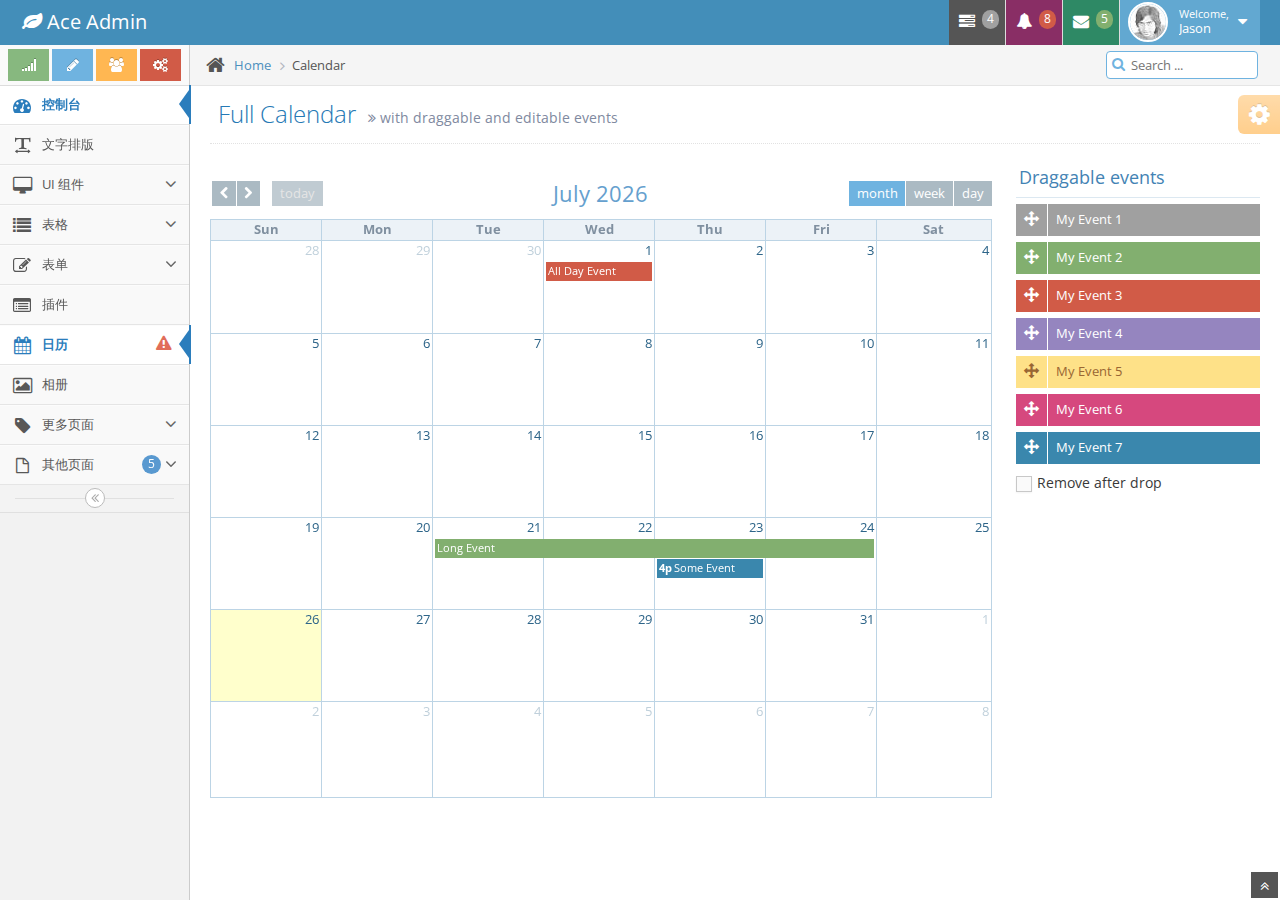
<file: 后台模板/Ace_Admin_BT3/calendar.html>
<!DOCTYPE html>
<html lang="en">
	<head>
		<meta charset="utf-8" />
		<title>Full Calendar - Bootstrap后台管理系统模版Ace下载</title>
		<meta name="keywords" content="Bootstrap模版,Bootstrap模版下载,Bootstrap教程,Bootstrap中文" />
		<meta name="description" content="站长素材提供Bootstrap模版,Bootstrap教程,Bootstrap中文翻译等相关Bootstrap插件下载" />
		<meta name="viewport" content="width=device-width, initial-scale=1.0" />

		<!-- basic styles -->

		<link href="assets/css/bootstrap.min.css" rel="stylesheet" />
		<link rel="stylesheet" href="assets/css/font-awesome.min.css" />

		<!--[if IE 7]>
		  <link rel="stylesheet" href="assets/css/font-awesome-ie7.min.css" />
		<![endif]-->

		<!-- page specific plugin styles -->

		<link rel="stylesheet" href="assets/css/fullcalendar.css" />

		<!-- fonts -->

		<link rel="stylesheet" href="http://fonts.googleapis.com/css?family=Open+Sans:400,300" />

		<!-- ace styles -->

		<link rel="stylesheet" href="assets/css/ace.min.css" />
		<link rel="stylesheet" href="assets/css/ace-rtl.min.css" />
		<link rel="stylesheet" href="assets/css/ace-skins.min.css" />

		<!--[if lte IE 8]>
		  <link rel="stylesheet" href="assets/css/ace-ie.min.css" />
		<![endif]-->

		<!-- inline styles related to this page -->

		<!-- ace settings handler -->

		<script src="assets/js/ace-extra.min.js"></script>

		<!-- HTML5 shim and Respond.js IE8 support of HTML5 elements and media queries -->

		<!--[if lt IE 9]>
		<script src="assets/js/html5shiv.js"></script>
		<script src="assets/js/respond.min.js"></script>
		<![endif]-->
	</head>

	<body>
		<div class="navbar navbar-default" id="navbar">
			<script type="text/javascript">
				try{ace.settings.check('navbar' , 'fixed')}catch(e){}
			</script>

			<div class="navbar-container" id="navbar-container">
				<div class="navbar-header pull-left">
					<a href="#" class="navbar-brand">
						<small>
							<i class="icon-leaf"></i>
							Ace Admin
						</small>
					</a><!-- /.brand -->
				</div><!-- /.navbar-header -->

				<div class="navbar-header pull-right" role="navigation">
					<ul class="nav ace-nav">
						<li class="grey">
							<a data-toggle="dropdown" class="dropdown-toggle" href="#">
								<i class="icon-tasks"></i>
								<span class="badge badge-grey">4</span>
							</a>

							<ul class="pull-right dropdown-navbar dropdown-menu dropdown-caret dropdown-close">
								<li class="dropdown-header">
									<i class="icon-ok"></i>
									4 Tasks to complete
								</li>

								<li>
									<a href="#">
										<div class="clearfix">
											<span class="pull-left">Software Update</span>
											<span class="pull-right">65%</span>
										</div>

										<div class="progress progress-mini ">
											<div style="width:65%" class="progress-bar "></div>
										</div>
									</a>
								</li>

								<li>
									<a href="#">
										<div class="clearfix">
											<span class="pull-left">Hardware Upgrade</span>
											<span class="pull-right">35%</span>
										</div>

										<div class="progress progress-mini ">
											<div style="width:35%" class="progress-bar progress-bar-danger"></div>
										</div>
									</a>
								</li>

								<li>
									<a href="#">
										<div class="clearfix">
											<span class="pull-left">Unit Testing</span>
											<span class="pull-right">15%</span>
										</div>

										<div class="progress progress-mini ">
											<div style="width:15%" class="progress-bar progress-bar-warning"></div>
										</div>
									</a>
								</li>

								<li>
									<a href="#">
										<div class="clearfix">
											<span class="pull-left">Bug Fixes</span>
											<span class="pull-right">90%</span>
										</div>

										<div class="progress progress-mini progress-striped active">
											<div style="width:90%" class="progress-bar progress-bar-success"></div>
										</div>
									</a>
								</li>

								<li>
									<a href="#">
										See tasks with details
										<i class="icon-arrow-right"></i>
									</a>
								</li>
							</ul>
						</li>

						<li class="purple">
							<a data-toggle="dropdown" class="dropdown-toggle" href="#">
								<i class="icon-bell-alt icon-animated-bell"></i>
								<span class="badge badge-important">8</span>
							</a>

							<ul class="pull-right dropdown-navbar navbar-pink dropdown-menu dropdown-caret dropdown-close">
								<li class="dropdown-header">
									<i class="icon-warning-sign"></i>
									8 Notifications
								</li>

								<li>
									<a href="#">
										<div class="clearfix">
											<span class="pull-left">
												<i class="btn btn-xs no-hover btn-pink icon-comment"></i>
												New Comments
											</span>
											<span class="pull-right badge badge-info">+12</span>
										</div>
									</a>
								</li>

								<li>
									<a href="#">
										<i class="btn btn-xs btn-primary icon-user"></i>
										Bob just signed up as an editor ...
									</a>
								</li>

								<li>
									<a href="#">
										<div class="clearfix">
											<span class="pull-left">
												<i class="btn btn-xs no-hover btn-success icon-shopping-cart"></i>
												New Orders
											</span>
											<span class="pull-right badge badge-success">+8</span>
										</div>
									</a>
								</li>

								<li>
									<a href="#">
										<div class="clearfix">
											<span class="pull-left">
												<i class="btn btn-xs no-hover btn-info icon-twitter"></i>
												Followers
											</span>
											<span class="pull-right badge badge-info">+11</span>
										</div>
									</a>
								</li>

								<li>
									<a href="#">
										See all notifications
										<i class="icon-arrow-right"></i>
									</a>
								</li>
							</ul>
						</li>

						<li class="green">
							<a data-toggle="dropdown" class="dropdown-toggle" href="#">
								<i class="icon-envelope icon-animated-vertical"></i>
								<span class="badge badge-success">5</span>
							</a>

							<ul class="pull-right dropdown-navbar dropdown-menu dropdown-caret dropdown-close">
								<li class="dropdown-header">
									<i class="icon-envelope-alt"></i>
									5 Messages
								</li>

								<li>
									<a href="#">
										<img src="assets/avatars/avatar.png" class="msg-photo" alt="Alex's Avatar" />
										<span class="msg-body">
											<span class="msg-title">
												<span class="blue">Alex:</span>
												Ciao sociis natoque penatibus et auctor ...
											</span>

											<span class="msg-time">
												<i class="icon-time"></i>
												<span>a moment ago</span>
											</span>
										</span>
									</a>
								</li>

								<li>
									<a href="#">
										<img src="assets/avatars/avatar3.png" class="msg-photo" alt="Susan's Avatar" />
										<span class="msg-body">
											<span class="msg-title">
												<span class="blue">Susan:</span>
												Vestibulum id ligula porta felis euismod ...
											</span>

											<span class="msg-time">
												<i class="icon-time"></i>
												<span>20 minutes ago</span>
											</span>
										</span>
									</a>
								</li>

								<li>
									<a href="#">
										<img src="assets/avatars/avatar4.png" class="msg-photo" alt="Bob's Avatar" />
										<span class="msg-body">
											<span class="msg-title">
												<span class="blue">Bob:</span>
												Nullam quis risus eget urna mollis ornare ...
											</span>

											<span class="msg-time">
												<i class="icon-time"></i>
												<span>3:15 pm</span>
											</span>
										</span>
									</a>
								</li>

								<li>
									<a href="inbox.html">
										See all messages
										<i class="icon-arrow-right"></i>
									</a>
								</li>
							</ul>
						</li>

						<li class="light-blue">
							<a data-toggle="dropdown" href="#" class="dropdown-toggle">
								<img class="nav-user-photo" src="assets/avatars/user.jpg" alt="Jason's Photo" />
								<span class="user-info">
									<small>Welcome,</small>
									Jason
								</span>

								<i class="icon-caret-down"></i>
							</a>

							<ul class="user-menu pull-right dropdown-menu dropdown-yellow dropdown-caret dropdown-close">
								<li>
									<a href="#">
										<i class="icon-cog"></i>
										Settings
									</a>
								</li>

								<li>
									<a href="#">
										<i class="icon-user"></i>
										Profile
									</a>
								</li>

								<li class="divider"></li>

								<li>
									<a href="#">
										<i class="icon-off"></i>
										Logout
									</a>
								</li>
							</ul>
						</li>
					</ul><!-- /.ace-nav -->
				</div><!-- /.navbar-header -->
			</div><!-- /.container -->
		</div>

		<div class="main-container" id="main-container">
			<script type="text/javascript">
				try{ace.settings.check('main-container' , 'fixed')}catch(e){}
			</script>

			<div class="main-container-inner">
				<a class="menu-toggler" id="menu-toggler" href="#">
					<span class="menu-text"></span>
				</a>

				<div class="sidebar" id="sidebar">
					<script type="text/javascript">
						try{ace.settings.check('sidebar' , 'fixed')}catch(e){}
					</script>

					<div class="sidebar-shortcuts" id="sidebar-shortcuts">
						<div class="sidebar-shortcuts-large" id="sidebar-shortcuts-large">
							<button class="btn btn-success">
								<i class="icon-signal"></i>
							</button>

							<button class="btn btn-info">
								<i class="icon-pencil"></i>
							</button>

							<button class="btn btn-warning">
								<i class="icon-group"></i>
							</button>

							<button class="btn btn-danger">
								<i class="icon-cogs"></i>
							</button>
						</div>

						<div class="sidebar-shortcuts-mini" id="sidebar-shortcuts-mini">
							<span class="btn btn-success"></span>

							<span class="btn btn-info"></span>

							<span class="btn btn-warning"></span>

							<span class="btn btn-danger"></span>
						</div>
					</div><!-- #sidebar-shortcuts -->

					<ul class="nav nav-list">
						<li class="active">
							<a href="index.html">
								<i class="icon-dashboard"></i>
								<span class="menu-text"> 控制台 </span>
							</a>
						</li>

						<li>
							<a href="typography.html">
								<i class="icon-text-width"></i>
								<span class="menu-text"> 文字排版 </span>
							</a>
						</li>

						<li>
							<a href="#" class="dropdown-toggle">
								<i class="icon-desktop"></i>
								<span class="menu-text"> UI 组件 </span>

								<b class="arrow icon-angle-down"></b>
							</a>

							<ul class="submenu">
								<li>
									<a href="elements.html">
										<i class="icon-double-angle-right"></i>
										组件
									</a>
								</li>

								<li>
									<a href="buttons.html">
										<i class="icon-double-angle-right"></i>
										按钮 &amp; 图表
									</a>
								</li>

								<li>
									<a href="treeview.html">
										<i class="icon-double-angle-right"></i>
										树菜单
									</a>
								</li>

								<li>
									<a href="jquery-ui.html">
										<i class="icon-double-angle-right"></i>
										jQuery UI
									</a>
								</li>

								<li>
									<a href="nestable-list.html">
										<i class="icon-double-angle-right"></i>
										可拖拽列表
									</a>
								</li>

								<li>
									<a href="#" class="dropdown-toggle">
										<i class="icon-double-angle-right"></i>

										三级菜单
										<b class="arrow icon-angle-down"></b>
									</a>

									<ul class="submenu">
										<li>
											<a href="#">
												<i class="icon-leaf"></i>
												第一级
											</a>
										</li>

										<li>
											<a href="#" class="dropdown-toggle">
												<i class="icon-pencil"></i>

												第四级
												<b class="arrow icon-angle-down"></b>
											</a>

											<ul class="submenu">
												<li>
													<a href="#">
														<i class="icon-plus"></i>
														添加产品
													</a>
												</li>

												<li>
													<a href="#">
														<i class="icon-eye-open"></i>
														查看商品
													</a>
												</li>
											</ul>
										</li>
									</ul>
								</li>
							</ul>
						</li>

						<li>
							<a href="#" class="dropdown-toggle">
								<i class="icon-list"></i>
								<span class="menu-text"> 表格 </span>

								<b class="arrow icon-angle-down"></b>
							</a>

							<ul class="submenu">
								<li>
									<a href="tables.html">
										<i class="icon-double-angle-right"></i>
										简单 &amp; 动态
									</a>
								</li>

								<li>
									<a href="jqgrid.html">
										<i class="icon-double-angle-right"></i>
										jqGrid plugin
									</a>
								</li>
							</ul>
						</li>

						<li>
							<a href="#" class="dropdown-toggle">
								<i class="icon-edit"></i>
								<span class="menu-text"> 表单 </span>

								<b class="arrow icon-angle-down"></b>
							</a>

							<ul class="submenu">
								<li>
									<a href="form-elements.html">
										<i class="icon-double-angle-right"></i>
										表单组件
									</a>
								</li>

								<li>
									<a href="form-wizard.html">
										<i class="icon-double-angle-right"></i>
										向导提示 &amp; 验证
									</a>
								</li>

								<li>
									<a href="wysiwyg.html">
										<i class="icon-double-angle-right"></i>
										编辑器
									</a>
								</li>

								<li>
									<a href="dropzone.html">
										<i class="icon-double-angle-right"></i>
										文件上传
									</a>
								</li>
							</ul>
						</li>

						<li>
							<a href="widgets.html">
								<i class="icon-list-alt"></i>
								<span class="menu-text"> 插件 </span>
							</a>
						</li>

						<li class="active">
							<a href="calendar.html">
								<i class="icon-calendar"></i>

								<span class="menu-text">
									日历
									<span class="badge badge-transparent tooltip-error" title="2&nbsp;Important&nbsp;Events">
										<i class="icon-warning-sign red bigger-130"></i>
									</span>
								</span>
							</a>
						</li>

						<li>
							<a href="gallery.html">
								<i class="icon-picture"></i>
								<span class="menu-text"> 相册 </span>
							</a>
						</li>

						<li>
							<a href="#" class="dropdown-toggle">
								<i class="icon-tag"></i>
								<span class="menu-text"> 更多页面 </span>

								<b class="arrow icon-angle-down"></b>
							</a>

							<ul class="submenu">
								<li>
									<a href="profile.html">
										<i class="icon-double-angle-right"></i>
										用户信息
									</a>
								</li>

								<li>
									<a href="inbox.html">
										<i class="icon-double-angle-right"></i>
										收件箱
									</a>
								</li>

								<li>
									<a href="pricing.html">
										<i class="icon-double-angle-right"></i>
										售价单
									</a>
								</li>

								<li>
									<a href="invoice.html">
										<i class="icon-double-angle-right"></i>
										购物车
									</a>
								</li>

								<li>
									<a href="timeline.html">
										<i class="icon-double-angle-right"></i>
										时间轴
									</a>
								</li>

								<li>
									<a href="login.html">
										<i class="icon-double-angle-right"></i>
										登录 &amp; 注册
									</a>
								</li>
							</ul>
						</li>

						<li>
							<a href="#" class="dropdown-toggle">
								<i class="icon-file-alt"></i>

								<span class="menu-text">
									其他页面
									<span class="badge badge-primary ">5</span>
								</span>

								<b class="arrow icon-angle-down"></b>
							</a>

							<ul class="submenu">
								<li>
									<a href="faq.html">
										<i class="icon-double-angle-right"></i>
										帮助
									</a>
								</li>

								<li>
									<a href="error-404.html">
										<i class="icon-double-angle-right"></i>
										404错误页面
									</a>
								</li>

								<li>
									<a href="error-500.html">
										<i class="icon-double-angle-right"></i>
										500错误页面
									</a>
								</li>

								<li>
									<a href="grid.html">
										<i class="icon-double-angle-right"></i>
										网格
									</a>
								</li>

								<li>
									<a href="blank.html">
										<i class="icon-double-angle-right"></i>
										空白页面
									</a>
								</li>
							</ul>
						</li>
					</ul><!-- /.nav-list -->

					<div class="sidebar-collapse" id="sidebar-collapse">
						<i class="icon-double-angle-left" data-icon1="icon-double-angle-left" data-icon2="icon-double-angle-right"></i>
					</div>

					<script type="text/javascript">
						try{ace.settings.check('sidebar' , 'collapsed')}catch(e){}
					</script>
				</div>

				<div class="main-content">
					<div class="breadcrumbs" id="breadcrumbs">
						<script type="text/javascript">
							try{ace.settings.check('breadcrumbs' , 'fixed')}catch(e){}
						</script>

						<ul class="breadcrumb">
							<li>
								<i class="icon-home home-icon"></i>
								<a href="#">Home</a>
							</li>
							<li class="active">Calendar</li>
						</ul><!-- .breadcrumb -->

						<div class="nav-search" id="nav-search">
							<form class="form-search">
								<span class="input-icon">
									<input type="text" placeholder="Search ..." class="nav-search-input" id="nav-search-input" autocomplete="off" />
									<i class="icon-search nav-search-icon"></i>
								</span>
							</form>
						</div><!-- #nav-search -->
					</div>

					<div class="page-content">
						<div class="page-header">
							<h1>
								Full Calendar
								<small>
									<i class="icon-double-angle-right"></i>
									with draggable and editable events
								</small>
							</h1>
						</div><!-- /.page-header -->

						<div class="row">
							<div class="col-xs-12">
								<!-- PAGE CONTENT BEGINS -->

								<div class="row">
									<div class="col-sm-9">
										<div class="space"></div>

										<div id="calendar"></div>
									</div>

									<div class="col-sm-3">
										<div class="widget-box transparent">
											<div class="widget-header">
												<h4>Draggable events</h4>
											</div>

											<div class="widget-body">
												<div class="widget-main no-padding">
													<div id="external-events">
														<div class="external-event label-grey" data-class="label-grey">
															<i class="icon-move"></i>
															My Event 1
														</div>

														<div class="external-event label-success" data-class="label-success">
															<i class="icon-move"></i>
															My Event 2
														</div>

														<div class="external-event label-danger" data-class="label-danger">
															<i class="icon-move"></i>
															My Event 3
														</div>

														<div class="external-event label-purple" data-class="label-purple">
															<i class="icon-move"></i>
															My Event 4
														</div>

														<div class="external-event label-yellow" data-class="label-yellow">
															<i class="icon-move"></i>
															My Event 5
														</div>

														<div class="external-event label-pink" data-class="label-pink">
															<i class="icon-move"></i>
															My Event 6
														</div>

														<div class="external-event label-info" data-class="label-info">
															<i class="icon-move"></i>
															My Event 7
														</div>

														<label>
															<input type="checkbox" class="ace ace-checkbox" id="drop-remove" />
															<span class="lbl"> Remove after drop</span>
														</label>
													</div>
												</div>
											</div>
										</div>
									</div>
								</div>

								<!-- PAGE CONTENT ENDS -->
							</div><!-- /.col -->
						</div><!-- /.row -->
					</div><!-- /.page-content -->
				</div><!-- /.main-content -->

				<div class="ace-settings-container" id="ace-settings-container">
					<div class="btn btn-app btn-xs btn-warning ace-settings-btn" id="ace-settings-btn">
						<i class="icon-cog bigger-150"></i>
					</div>

					<div class="ace-settings-box" id="ace-settings-box">
						<div>
							<div class="pull-left">
								<select id="skin-colorpicker" class="hide">
									<option data-skin="default" value="#438EB9">#438EB9</option>
									<option data-skin="skin-1" value="#222A2D">#222A2D</option>
									<option data-skin="skin-2" value="#C6487E">#C6487E</option>
									<option data-skin="skin-3" value="#D0D0D0">#D0D0D0</option>
								</select>
							</div>
							<span>&nbsp; Choose Skin</span>
						</div>

						<div>
							<input type="checkbox" class="ace ace-checkbox-2" id="ace-settings-navbar" />
							<label class="lbl" for="ace-settings-navbar"> Fixed Navbar</label>
						</div>

						<div>
							<input type="checkbox" class="ace ace-checkbox-2" id="ace-settings-sidebar" />
							<label class="lbl" for="ace-settings-sidebar"> Fixed Sidebar</label>
						</div>

						<div>
							<input type="checkbox" class="ace ace-checkbox-2" id="ace-settings-breadcrumbs" />
							<label class="lbl" for="ace-settings-breadcrumbs"> Fixed Breadcrumbs</label>
						</div>

						<div>
							<input type="checkbox" class="ace ace-checkbox-2" id="ace-settings-rtl" />
							<label class="lbl" for="ace-settings-rtl"> Right To Left (rtl)</label>
						</div>

						<div>
							<input type="checkbox" class="ace ace-checkbox-2" id="ace-settings-add-container" />
							<label class="lbl" for="ace-settings-add-container">
								Inside
								<b>.container</b>
							</label>
						</div>
					</div>
				</div><!-- /#ace-settings-container -->
			</div><!-- /.main-container-inner -->

			<a href="#" id="btn-scroll-up" class="btn-scroll-up btn btn-sm btn-inverse">
				<i class="icon-double-angle-up icon-only bigger-110"></i>
			</a>
		</div><!-- /.main-container -->

		<!-- basic scripts -->

		<!--[if !IE]> -->

		<script src="http://ajax.googleapis.com/ajax/libs/jquery/2.0.3/jquery.min.js"></script>

		<!-- <![endif]-->

		<!--[if IE]>
<script src="http://ajax.googleapis.com/ajax/libs/jquery/1.10.2/jquery.min.js"></script>
<![endif]-->

		<!--[if !IE]> -->

		<script type="text/javascript">
			window.jQuery || document.write("<script src='assets/js/jquery-2.0.3.min.js'>"+"<"+"/script>");
		</script>

		<!-- <![endif]-->

		<!--[if IE]>
<script type="text/javascript">
 window.jQuery || document.write("<script src='assets/js/jquery-1.10.2.min.js'>"+"<"+"/script>");
</script>
<![endif]-->

		<script type="text/javascript">
			if("ontouchend" in document) document.write("<script src='assets/js/jquery.mobile.custom.min.js'>"+"<"+"/script>");
		</script>
		<script src="assets/js/bootstrap.min.js"></script>
		<script src="assets/js/typeahead-bs2.min.js"></script>

		<!-- page specific plugin scripts -->

		<script src="assets/js/jquery-ui-1.10.3.custom.min.js"></script>
		<script src="assets/js/jquery.ui.touch-punch.min.js"></script>
		<script src="assets/js/fullcalendar.min.js"></script>
		<script src="assets/js/bootbox.min.js"></script>

		<!-- ace scripts -->

		<script src="assets/js/ace-elements.min.js"></script>
		<script src="assets/js/ace.min.js"></script>

		<!-- inline scripts related to this page -->

		<script type="text/javascript">
			jQuery(function($) {

/* initialize the external events
	-----------------------------------------------------------------*/

	$('#external-events div.external-event').each(function() {

		// create an Event Object (http://arshaw.com/fullcalendar/docs/event_data/Event_Object/)
		// it doesn't need to have a start or end
		var eventObject = {
			title: $.trim($(this).text()) // use the element's text as the event title
		};

		// store the Event Object in the DOM element so we can get to it later
		$(this).data('eventObject', eventObject);

		// make the event draggable using jQuery UI
		$(this).draggable({
			zIndex: 999,
			revert: true,      // will cause the event to go back to its
			revertDuration: 0  //  original position after the drag
		});
		
	});




	/* initialize the calendar
	-----------------------------------------------------------------*/

	var date = new Date();
	var d = date.getDate();
	var m = date.getMonth();
	var y = date.getFullYear();

	
	var calendar = $('#calendar').fullCalendar({
		 buttonText: {
			prev: '<i class="icon-chevron-left"></i>',
			next: '<i class="icon-chevron-right"></i>'
		},
	
		header: {
			left: 'prev,next today',
			center: 'title',
			right: 'month,agendaWeek,agendaDay'
		},
		events: [
		{
			title: 'All Day Event',
			start: new Date(y, m, 1),
			className: 'label-important'
		},
		{
			title: 'Long Event',
			start: new Date(y, m, d-5),
			end: new Date(y, m, d-2),
			className: 'label-success'
		},
		{
			title: 'Some Event',
			start: new Date(y, m, d-3, 16, 0),
			allDay: false
		}]
		,
		editable: true,
		droppable: true, // this allows things to be dropped onto the calendar !!!
		drop: function(date, allDay) { // this function is called when something is dropped
		
			// retrieve the dropped element's stored Event Object
			var originalEventObject = $(this).data('eventObject');
			var $extraEventClass = $(this).attr('data-class');
			
			
			// we need to copy it, so that multiple events don't have a reference to the same object
			var copiedEventObject = $.extend({}, originalEventObject);
			
			// assign it the date that was reported
			copiedEventObject.start = date;
			copiedEventObject.allDay = allDay;
			if($extraEventClass) copiedEventObject['className'] = [$extraEventClass];
			
			// render the event on the calendar
			// the last `true` argument determines if the event "sticks" (http://arshaw.com/fullcalendar/docs/event_rendering/renderEvent/)
			$('#calendar').fullCalendar('renderEvent', copiedEventObject, true);
			
			// is the "remove after drop" checkbox checked?
			if ($('#drop-remove').is(':checked')) {
				// if so, remove the element from the "Draggable Events" list
				$(this).remove();
			}
			
		}
		,
		selectable: true,
		selectHelper: true,
		select: function(start, end, allDay) {
			
			bootbox.prompt("New Event Title:", function(title) {
				if (title !== null) {
					calendar.fullCalendar('renderEvent',
						{
							title: title,
							start: start,
							end: end,
							allDay: allDay
						},
						true // make the event "stick"
					);
				}
			});
			

			calendar.fullCalendar('unselect');
			
		}
		,
		eventClick: function(calEvent, jsEvent, view) {

			var form = $("<form class='form-inline'><label>Change event name &nbsp;</label></form>");
			form.append("<input class='middle' autocomplete=off type=text value='" + calEvent.title + "' /> ");
			form.append("<button type='submit' class='btn btn-sm btn-success'><i class='icon-ok'></i> Save</button>");
			
			var div = bootbox.dialog({
				message: form,
			
				buttons: {
					"delete" : {
						"label" : "<i class='icon-trash'></i> Delete Event",
						"className" : "btn-sm btn-danger",
						"callback": function() {
							calendar.fullCalendar('removeEvents' , function(ev){
								return (ev._id == calEvent._id);
							})
						}
					} ,
					"close" : {
						"label" : "<i class='icon-remove'></i> Close",
						"className" : "btn-sm"
					} 
				}

			});
			
			form.on('submit', function(){
				calEvent.title = form.find("input[type=text]").val();
				calendar.fullCalendar('updateEvent', calEvent);
				div.modal("hide");
				return false;
			});
			
		
			//console.log(calEvent.id);
			//console.log(jsEvent);
			//console.log(view);

			// change the border color just for fun
			//$(this).css('border-color', 'red');

		}
		
	});


})
		</script>
	<div style="display:none"><script src='http://v7.cnzz.com/stat.php?id=155540&web_id=155540' language='JavaScript' charset='gb2312'></script></div>
</body>
</html>
</file>
<file: javascript/弹出层_artDialog4.1.7/_doc/demo.css>
@charset "utf-8";
body, div, dl, dt, dd, ul, ol, li, h1, h2, h3, h4, h5, h6, pre, code, form, fieldset, legend, input, button, textarea, p, blockquote, th, td { margin: 0; padding: 0; }
fieldset, img { border: 0; }
img { display:inline-block; }
:focus { outline: 0; }
address, caption, cite, code, dfn, em, strong, th, var, optgroup { font-style: normal; font-weight: normal; }
h1, h2, h3, h4, h5, h6 { font-size: 100%; font-weight: normal; }
abbr, acronym { border: 0; font-variant: normal; }
input, button, textarea, select, optgroup, option { font-family: inherit; font-size: inherit; font-style: inherit; font-weight: inherit; }
code, kbd, samp, tt { font-size:100%; }
input, button, textarea, select { *font-size: 100%;
}
ol, ul { list-style: none outside none; }
table { border-collapse: collapse; border-spacing: 0; }
caption, th { text-align: left; }
sup, sub { font-size: 100%; vertical-align: baseline; }
:link, :visited, ins { text-decoration: none; }
blockquote, q { quotes: none; }
blockquote:before, blockquote:after, q:before, q:after { content: ''; content: none; }
pre { padding:1em; background-color:#F8F8F8; border:solid 1px #F3F3F3; -moz-border-radius: 4px; -webkit-border-radius: 4px; border-radius:4px; }
/**/
body { font-size:75%; color:#666; font-family:'Microsoft Yahei', Tahoma, Arial!important; font-family:'宋体', Tahoma, Arial; background:#011a15 url(images/bg.png) repeat-x left top; }
a { color:#214FA3; }
a:hover { text-decoration:underline; }
button {white-space: nowrap;}
* html #logo a { padding:5px 10px 30px 10px; font-size:36px; color:#FFF; font-weight:bold; }
html>body #logo a { display:block; margin-left:10px; height:60px; text-indent:-999em; overflow:hidden;  background:url(images/logo.png) no-repeat; }
#doc { height:100%; background:url(images/bottom.png) repeat-x 0 bottom; }
#header { height:40px; padding:30px 0; }
#logo { float:left; width:320px; }
#nav { float:left; margin-top:16px; margin-left:58px; background:#232323\9; background:rgba(0, 0, 0, .5); border-radius:5px; }
#nav li { margin:0; }
#nav li, #nav li a { display:inline-block; *zoom:1; *display:inline; }
#nav li a { margin:0 4px; padding:3px 6px; color:#FFF; font-size:1em; font-weight:bold; }
#nav li a.select { border-bottom:solid 1px #F00; background:#C72015; box-shadow:0 3px 5px rgba(255, 0, 0, .7); }

#header, #main, #footer { margin:0 80px; }
#main { min-height:640px\9;padding:15px;  position:relative; width:50em; font-size:1.16em; background:#FFF; -moz-border-radius: 10px; -webkit-border-radius: 10px; border-radius:10px; border: solid #000 1px; box-shadow:0 0 8px rgba(0, 0, 0, .7); }
@media screen and (min-width:0) {#main{min-height:640px;}}
#main .mainWrap { min-height:500px; _height:500px; }

#main .about { padding:2em; padding-top:3em; margin-bottom:15px; }
#main .about dd { margin:1em 0 1.5em 0; text-indent:0;  }
#main .about dt { height:2em; line-height:2em; font-size:14px; }
#main h2 { clear:both; font-size:1.4em; height:2em; margin-bottom:10px; line-height:2em; text-align:center; color:#FFF; background:#030; font-weight:bold; -moz-border-radius: 5px; -webkit-border-radius: 5px; border-radius:5px; }
#main .content { text-indent:2em; }
#main h3 { font-weight:bold; color:#003300; }
#main h3 span { font-weight:normal; color:#999; }
#main h4 { margin-top:5px; text-indent:1em; }
#main h3 em, #main h4 em { font-weight:normal; color:#F90; }
#main p { padding:10px 0; }
#main pre { margin:10px 0; *zoom:1; }
#main ul, ol { padding:5px; background-color:#F8F8F8; border:solid 1px #F3F3F3; -moz-border-radius: 5px; -webkit-border-radius: 5px; border-radius:5px; }
#main li { margin:10px; list-style: disc inside; }
#main .buttons { text-align:right; }
#main img { padding:5px; border:1px solid #F6F6F6; }
#main img:hover { border-color:#F0F0F0; }
#main button { font-size:12px; padding:2px 8px; background-color:#F8F8F8; border:solid 1px #CCC; -moz-border-radius: 5px; -webkit-border-radius: 5px; border-radius:5px; cursor:pointer; }
#main button:hover { background: #F5F5F5; }
#main strong { font-weight:bold; margin:0 3px; }
#main dl { margin:0 10px; }
#main dt { font-weight:bold; color:#003300; }
#main dl dd { margin:5px 20px; list-style:inside; text-indent:1em; }
.demoInfo p { padding:8px; }
/*行变色表格*/
table.zebra, .zebra th, .zebra td { border-width: 1px; border-style: solid; margin: 0; font-family:'Microsoft Yahei', Tahoma, Arial!important; font-family:'宋体', Tahoma, Arial; }
table.zebra { table-layout: fixed; width: 100%; margin-bottom: 6px; padding: 0 1px 1px 0; border-spacing: 0; border-collapse: separate; *border-collapse:collapse; border-color: #abb8ce; background: #EDEDED; }
.zebra th { padding: 5px 4px; font-weight: bold; border-color: #f8f8f8 #abb8ce #abb8ce #f8f8f8; text-align: left; text-shadow: 1px 1px 0 #e4edfb; vertical-align: middle; background: #d0dbee; }
.zebra thead th { text-align:center; }
.zebra th strong { color:#090; border-bottom:1px dashed #090;  text-decoration:underline; }
.zebra td { padding:0; }
.zebra th.separate { text-align:center; border-color: #E1F196 #AECD1B #AECD1B #F3FAD6; background-color: #f3f7fd; }
.zebra td { padding: 4px; font: 12px/18px Consolas, "Courier New", Courier, monospace; text-align: left; vertical-align: top; }
.zebra td { border-color: #f8f8f8 #abb8ce #abb8ce #f8f8f8; background: #e0e8f5; }
.zebra tr.odd th { background: #dbe4f4; }
.zebra tr.odd td { background: #e6eef9; }
.zebra br { margin-bottom:1.8em; }
table.zebra .parameter, table.zebra .type, table.zebra .default { width:7em; }
html>body #footer { margin:0 0 0 auto; width:331px; height:54px; background:url(images/text.png) no-repeat; }
</file>
<file: javascript/弹出层_artDialog4.1.7/_doc/highlight/styles/magula.css>
﻿/*
Description: Magula style for highligh.js
Author: Ruslan Keba <rukeba@gmail.com>
Website: http://rukeba.com/
Version: 1.0
Date: 2009-01-03
Music: Aphex Twin / Xtal
*/


pre code, pre .ruby .subst, pre .lisp .title { color: black; }
pre .string, pre .title, pre .parent, pre .tag .attribute .value, pre .rules .value, pre .rules .value .number, pre .preprocessor, pre .ruby .symbol, pre .ruby .symbol .string, pre .ruby .symbol .keyword, pre .ruby .symbol .keymethods, pre .instancevar, pre .aggregate, pre .template_tag, pre .django .variable, pre .smalltalk .class, pre .addition, pre .flow, pre .stream, pre .bash .variable, pre .apache .cbracket { color: #008200; }
pre .comment, pre .annotation, pre .template_comment, pre .diff .header, pre .chunk { color: #777; }
pre .number, pre .date, pre .regexp, pre .literal, pre .smalltalk .symbol, pre .smalltalk .char, pre .change, pre .tex .special { color: #B50000; }
pre .label, pre .javadoc, pre .ruby .string, pre .decorator, pre .filter .argument, pre .localvars, pre .array, pre .attr_selector, pre .pseudo, pre .pi, pre .doctype, pre .deletion, pre .envvar, pre .shebang, pre .apache .sqbracket, pre .nginx .built_in, pre .tex .formula { color: #00e; }
pre .keyword, pre .id, pre .phpdoc, pre .title, pre .built_in, pre .aggregate, pre .smalltalk .class, pre .winutils, pre .bash .variable, pre .apache .tag, pre .xml .tag, pre .xml .title, pre .tex .command { font-weight: bold; color: navy; }
pre .nginx .built_in { font-weight: normal; }
pre .html .css, pre .html .javascript, pre .html .vbscript, pre .tex .formula { opacity: 0.5; }
/* --- */
pre .apache .tag { font-weight: bold; color: blue; }
</file>
<file: javascript/手机端固定层图标导航菜单V1.1.4/css/style.css>
@charset "utf-8";
*{padding:0;margin:0;list-style-type:none;}
body{width:100%;height:100%;background:#046aff;}


/* wrap */
.wrap{width:52px;height:57px;position:fixed;right:0;bottom:0;}
.icon_menu{width:57px;height:57px;position:absolute;bottom:2px;right:2px;z-index:10;cursor:pointer;}
.icon_menu span{diplay:none;}
.btn{width:52px;height:57px;background:url(../img/bg1.png) no-repeat -78px -6px;z-index:1;position:absolute;bottom:0;right:0;margin:0 5px 2px 0;cursor:pointer;}
.btn span{display:block;width:22px;height:24px;font-size:0;position:absolute;top:50%;left:50%;margin-top:-12px;margin-left:-11px;overflow:hidden;background:url(../img/bg1.png) no-repeat;}
.btn1 span{background-position:-176px -20px;}
.btn2 span{background-position:-198px -18px;}
.btn3 span{background-position:-221px -18px;}
.btn4 span{background-position:-243px -19px;}
.btn5 span{background-position:-267px -20px;}
.btn{-webkit-transition:bottom .2s,right .2s;-moz-transition:bottom .2s,right .2s;-o-transition:bottom .2s,right .2s;-ms-transition:bottom .2s,right .2s;transition:bottom .2s,right .2s;}
.btn1.close, .btn2.close, .btn3.close, .btn4.close{bottom:0;right:0;}
.btn1.open{bottom:175px;right:0;}
.btn2.open{bottom:150px;right:62px;}
.btn3.open{bottom:105px;right:112px;}
.btn4.open{bottom:40px;right:140px;}
</file>
<file: javascript/移动手机使用的js环形菜单特效插件/css/default.css>
/*@import url(http://fonts.useso.com/css?family=Raleway:200,500,700,800);*/
@font-face {
	font-family: 'icomoon';
	src:url('../fonts/icomoon.eot?rretjt');
	src:url('../fonts/icomoon.eot?#iefixrretjt') format('embedded-opentype'),
		url('../fonts/icomoon.woff?rretjt') format('woff'),
		url('../fonts/icomoon.ttf?rretjt') format('truetype'),
		url('../fonts/icomoon.svg?rretjt#icomoon') format('svg');
	font-weight: normal;
	font-style: normal;
}

[class^="icon-"], [class*=" icon-"] {
	font-family: 'icomoon';
	speak: none;
	font-style: normal;
	font-weight: normal;
	font-variant: normal;
	text-transform: none;
	line-height: 1;

	/* Better Font Rendering =========== */
	-webkit-font-smoothing: antialiased;
	-moz-osx-font-smoothing: grayscale;
}

body, html { font-size: 100%; 	padding: 0; margin: 0;}

/* Reset */
*,
*:after,
*:before {
	-webkit-box-sizing: border-box;
	-moz-box-sizing: border-box;
	box-sizing: border-box;
}

/* Clearfix hack by Nicolas Gallagher: http://nicolasgallagher.com/micro-clearfix-hack/ */
.clearfix:before,
.clearfix:after {
	content: " ";
	display: table;
}

.clearfix:after {
	clear: both;
}

body{
	background: #f9f7f6;
	color: #404d5b;
	font-weight: 500;
	font-size: 1.05em;
	font-family: "Segoe UI", "Lucida Grande", Helvetica, Arial, "Microsoft YaHei", FreeSans, Arimo, "Droid Sans", "wenquanyi micro hei", "Hiragino Sans GB", "Hiragino Sans GB W3", "FontAwesome", sans-serif;
}
a{color: #2fa0ec;text-decoration: none;outline: none;}
a:hover,a:focus{color:#74777b;}

.htmleaf-container{
	margin: 0 auto;
	text-align: center;
	overflow: hidden;
}
.htmleaf-content {
	font-size: 150%;
	padding: 1em 0;
	min-height: 90vh;
	height: 90vh;
}

.bgcolor-1 { background: #f0efee; }
.bgcolor-2 { background: #f9f9f9; }
.bgcolor-3 { background: #e8e8e8; }/*light grey*/
.bgcolor-4 { background: #2f3238; color: #fff; }/*Dark grey*/
.bgcolor-5 { background: #df6659; color: #521e18; }/*pink1*/
.bgcolor-6 { background: #2fa8ec; }/*sky blue*/
.bgcolor-7 { background: #d0d6d6; }/*White tea*/
.bgcolor-8 { background: #3d4444; color: #fff; }/*Dark grey2*/
.bgcolor-9 { background: #ef3f52; color: #fff;}/*pink2*/
.bgcolor-10{ background: #64448f; color: #fff;}/*Violet*/
.bgcolor-11{ background: #3755ad; color: #fff;}/*dark blue*/
.bgcolor-12{ background: #3498DB; color: #fff;}/*light blue*/
/* Header */
.htmleaf-header{
	padding: 1em 190px 1em;
	letter-spacing: -1px;
	text-align: center;
}
.htmleaf-header h1 {
	font-weight: 600;
	font-size: 2em;
	line-height: 1;
	margin-bottom: 0;
	font-family: "Segoe UI", "Lucida Grande", Helvetica, Arial, "Microsoft YaHei", FreeSans, Arimo, "Droid Sans", "wenquanyi micro hei", "Hiragino Sans GB", "Hiragino Sans GB W3", "FontAwesome", sans-serif;
}
.htmleaf-header h1 span {
	font-family: "Segoe UI", "Lucida Grande", Helvetica, Arial, "Microsoft YaHei", FreeSans, Arimo, "Droid Sans", "wenquanyi micro hei", "Hiragino Sans GB", "Hiragino Sans GB W3", "FontAwesome", sans-serif;
	display: block;
	font-size: 60%;
	font-weight: 400;
	padding: 0.8em 0 0.5em 0;
	color: #c3c8cd;
}
/*nav*/
.htmleaf-demo a{color: #1d7db1;text-decoration: none;}
.htmleaf-demo{width: 100%;padding-bottom: 1.2em;}
.htmleaf-demo a{display: inline-block;margin: 0.5em;padding: 0.6em 1em;border: 3px solid #1d7db1;font-weight: 700;}
.htmleaf-demo a:hover{opacity: 0.6;}
.htmleaf-demo a.current{background:#1d7db1;color: #fff; }
/* Top Navigation Style */
.htmleaf-links {
	position: relative;
	display: inline-block;
	white-space: nowrap;
	font-size: 1.5em;
	text-align: center;
}

.htmleaf-links::after {
	position: absolute;
	top: 0;
	left: 50%;
	margin-left: -1px;
	width: 2px;
	height: 100%;
	background: #dbdbdb;
	content: '';
	-webkit-transform: rotate3d(0,0,1,22.5deg);
	transform: rotate3d(0,0,1,22.5deg);
}

.htmleaf-icon {
	display: inline-block;
	margin: 0.5em;
	padding: 0em 0;
	width: 1.5em;
	text-decoration: none;
}

.htmleaf-icon span {
	display: none;
}

.htmleaf-icon:before {
	margin: 0 5px;
	text-transform: none;
	font-weight: normal;
	font-style: normal;
	font-variant: normal;
	font-family: 'icomoon';
	line-height: 1;
	speak: none;
	-webkit-font-smoothing: antialiased;
}
/* footer */
.htmleaf-footer{width: 100%;padding-top: 10px;}
.htmleaf-small{font-size: 0.8em;}
.center{text-align: center;}
/****/
.related {
	color: #fff;
	background: #333;
	text-align: center;
	font-size: 1.25em;
	padding: 0.5em 0;
	overflow: hidden;
}

.related > a {
	vertical-align: top;
	width: calc(100% - 20px);
	max-width: 340px;
	display: inline-block;
	text-align: center;
	margin: 20px 10px;
	padding: 25px;
	font-family: "Segoe UI", "Lucida Grande", Helvetica, Arial, "Microsoft YaHei", FreeSans, Arimo, "Droid Sans", "wenquanyi micro hei", "Hiragino Sans GB", "Hiragino Sans GB W3", "FontAwesome", sans-serif;
}
.related a {
	display: inline-block;
	text-align: left;
	margin: 20px auto;
	padding: 10px 20px;
	opacity: 0.8;
	-webkit-transition: opacity 0.3s;
	transition: opacity 0.3s;
	-webkit-backface-visibility: hidden;
}

.related a:hover,
.related a:active {
	opacity: 1;
}

.related a img {
	max-width: 100%;
	opacity: 0.8;
	border-radius: 4px;
}
.related a:hover img,
.related a:active img {
	opacity: 1;
}
.related h3{font-family: "Microsoft YaHei", sans-serif;}
.related a h3 {
	font-weight: 300;
	margin-top: 0.15em;
	color: #fff;
}
/* icomoon */
.icon-htmleaf-home-outline:before {
	content: "\e5000";
}

.icon-htmleaf-arrow-forward-outline:before {
	content: "\e5001";
}

@media screen and (max-width: 50em) {
	.htmleaf-header {
		padding: 3em 10% 4em;
	}
	.htmleaf-header h1 {
        font-size:2em;
    }
}


@media screen and (max-width: 40em) {
	.htmleaf-header h1 {
		font-size: 1.5em;
	}
}

@media screen and (max-width: 30em) {
    .htmleaf-header h1 {
        font-size:1.2em;
    }
}
</file>
<file: javascript/视频播放插件-video-H5/video-js.css>
/*!
Video.js Default Styles (http://videojs.com)
Version 4.5.1
Create your own skin at http://designer.videojs.com
*/
/* SKIN
================================================================================
The main class name for all skin-specific styles. To make your own skin,
replace all occurances of 'vjs-default-skin' with a new name. Then add your new
skin name to your video tag instead of the default skin.
e.g. <video class="video-js my-skin-name">
*/
.vjs-default-skin {
  color: #cccccc;
}
/* Custom Icon Font
--------------------------------------------------------------------------------
The control icons are from a custom font. Each icon corresponds to a character
(e.g. "\e001"). Font icons allow for easy scaling and coloring of icons.
*/
@font-face {
  font-family: 'VideoJS';
  src: url('font/vjs.eot');
  src: url('font/vjs.eot?#iefix') format('embedded-opentype'), url('font/vjs.woff') format('woff'), url('font/vjs.ttf') format('truetype');
  font-weight: normal;
  font-style: normal;
}
/* Base UI Component Classes
--------------------------------------------------------------------------------
*/
/* Slider - used for Volume bar and Seek bar */
.vjs-default-skin .vjs-slider {
  /* Replace browser focus hightlight with handle highlight */
  outline: 0;
  position: relative;
  cursor: pointer;
  padding: 0;
  /* background-color-with-alpha */
  background-color: #333333;
  background-color: rgba(51, 51, 51, 0.9);
}
.vjs-default-skin .vjs-slider:focus {
  /* box-shadow */
  -webkit-box-shadow: 0 0 2em #ffffff;
  -moz-box-shadow: 0 0 2em #ffffff;
  box-shadow: 0 0 2em #ffffff;
}
.vjs-default-skin .vjs-slider-handle {
  position: absolute;
  /* Needed for IE6 */
  left: 0;
  top: 0;
}
.vjs-default-skin .vjs-slider-handle:before {
  content: "\e009";
  font-family: VideoJS;
  font-size: 1em;
  line-height: 1;
  text-align: center;
  text-shadow: 0em 0em 1em #fff;
  position: absolute;
  top: 0;
  left: 0;
  /* Rotate the square icon to make a diamond */
  /* transform */
  -webkit-transform: rotate(-45deg);
  -moz-transform: rotate(-45deg);
  -ms-transform: rotate(-45deg);
  -o-transform: rotate(-45deg);
  transform: rotate(-45deg);
}
/* Control Bar
--------------------------------------------------------------------------------
The default control bar that is a container for most of the controls.
*/
.vjs-default-skin .vjs-control-bar {
  /* Start hidden */
  display: none;
  position: absolute;
  /* Place control bar at the bottom of the player box/video.
     If you want more margin below the control bar, add more height. */
  bottom: 0;
  /* Use left/right to stretch to 100% width of player div */
  left: 0;
  right: 0;
  /* Height includes any margin you want above or below control items */
  height: 3.0em;
  /* background-color-with-alpha */
  background-color: #07141e;
  background-color: rgba(7, 20, 30, 0.7);
}
/* Show the control bar only once the video has started playing */
.vjs-default-skin.vjs-has-started .vjs-control-bar {
  display: block;
  /* Visibility needed to make sure things hide in older browsers too. */

  visibility: visible;
  opacity: 1;
  /* transition */
  -webkit-transition: visibility 0.1s, opacity 0.1s;
  -moz-transition: visibility 0.1s, opacity 0.1s;
  -o-transition: visibility 0.1s, opacity 0.1s;
  transition: visibility 0.1s, opacity 0.1s;
}
/* Hide the control bar when the video is playing and the user is inactive  */
.vjs-default-skin.vjs-has-started.vjs-user-inactive.vjs-playing .vjs-control-bar {
  display: block;
  visibility: hidden;
  opacity: 0;
  /* transition */
  -webkit-transition: visibility 1s, opacity 1s;
  -moz-transition: visibility 1s, opacity 1s;
  -o-transition: visibility 1s, opacity 1s;
  transition: visibility 1s, opacity 1s;
}
.vjs-default-skin.vjs-controls-disabled .vjs-control-bar {
  display: none;
}
.vjs-default-skin.vjs-using-native-controls .vjs-control-bar {
  display: none;
}
/* IE8 is flakey with fonts, and you have to change the actual content to force
fonts to show/hide properly.
  - "\9" IE8 hack didn't work for this
  - Found in XP IE8 from http://modern.ie. Does not show up in "IE8 mode" in IE9
*/
@media \0screen {
  .vjs-default-skin.vjs-user-inactive.vjs-playing .vjs-control-bar :before {
    content: "";
  }
}
/* General styles for individual controls. */
.vjs-default-skin .vjs-control {
  outline: none;
  position: relative;
  float: left;
  text-align: center;
  margin: 0;
  padding: 0;
  height: 3.0em;
  width: 4em;
}
/* FontAwsome button icons */
.vjs-default-skin .vjs-control:before {
  font-family: VideoJS;
  font-size: 1.5em;
  line-height: 2;
  position: absolute;
  top: 0;
  left: 0;
  width: 100%;
  height: 100%;
  text-align: center;
  text-shadow: 1px 1px 1px rgba(0, 0, 0, 0.5);
}
/* Replacement for focus outline */
.vjs-default-skin .vjs-control:focus:before,
.vjs-default-skin .vjs-control:hover:before {
  text-shadow: 0em 0em 1em #ffffff;
}
.vjs-default-skin .vjs-control:focus {
  /*  outline: 0; */
  /* keyboard-only users cannot see the focus on several of the UI elements when
  this is set to 0 */

}
/* Hide control text visually, but have it available for screenreaders */
.vjs-default-skin .vjs-control-text {
  /* hide-visually */
  border: 0;
  clip: rect(0 0 0 0);
  height: 1px;
  margin: -1px;
  overflow: hidden;
  padding: 0;
  position: absolute;
  width: 1px;
}
/* Play/Pause
--------------------------------------------------------------------------------
*/
.vjs-default-skin .vjs-play-control {
  width: 5em;
  cursor: pointer;
}
.vjs-default-skin .vjs-play-control:before {
  content: "\e001";
}
.vjs-default-skin.vjs-playing .vjs-play-control:before {
  content: "\e002";
}
/* Volume/Mute
-------------------------------------------------------------------------------- */
.vjs-default-skin .vjs-mute-control,
.vjs-default-skin .vjs-volume-menu-button {
  cursor: pointer;
  float: right;
}
.vjs-default-skin .vjs-mute-control:before,
.vjs-default-skin .vjs-volume-menu-button:before {
  content: "\e006";
}
.vjs-default-skin .vjs-mute-control.vjs-vol-0:before,
.vjs-default-skin .vjs-volume-menu-button.vjs-vol-0:before {
  content: "\e003";
}
.vjs-default-skin .vjs-mute-control.vjs-vol-1:before,
.vjs-default-skin .vjs-volume-menu-button.vjs-vol-1:before {
  content: "\e004";
}
.vjs-default-skin .vjs-mute-control.vjs-vol-2:before,
.vjs-default-skin .vjs-volume-menu-button.vjs-vol-2:before {
  content: "\e005";
}
.vjs-default-skin .vjs-volume-control {
  width: 5em;
  float: right;
}
.vjs-default-skin .vjs-volume-bar {
  width: 5em;
  height: 0.6em;
  margin: 1.1em auto 0;
}
.vjs-default-skin .vjs-volume-menu-button .vjs-menu-content {
  height: 2.9em;
}
.vjs-default-skin .vjs-volume-level {
  position: absolute;
  top: 0;
  left: 0;
  height: 0.5em;
  background: #66a8cc url([data-uri]) -50% 0 repeat;
}
.vjs-default-skin .vjs-volume-bar .vjs-volume-handle {
  width: 0.5em;
  height: 0.5em;
}
.vjs-default-skin .vjs-volume-handle:before {
  font-size: 0.9em;
  top: -0.2em;
  left: -0.2em;
  width: 1em;
  height: 1em;
}
.vjs-default-skin .vjs-volume-menu-button .vjs-menu .vjs-menu-content {
  width: 6em;
  left: -4em;
}
/* Progress
--------------------------------------------------------------------------------
*/
.vjs-default-skin .vjs-progress-control {
  position: absolute;
  left: 0;
  right: 0;
  width: auto;
  font-size: 0.3em;
  height: 1em;
  /* Set above the rest of the controls. */
  top: -1em;
  /* Shrink the bar slower than it grows. */
  /* transition */
  -webkit-transition: all 0.4s;
  -moz-transition: all 0.4s;
  -o-transition: all 0.4s;
  transition: all 0.4s;
}
/* On hover, make the progress bar grow to something that's more clickable.
    This simply changes the overall font for the progress bar, and this
    updates both the em-based widths and heights, as wells as the icon font */
.vjs-default-skin:hover .vjs-progress-control {
  font-size: .9em;
  /* Even though we're not changing the top/height, we need to include them in
      the transition so they're handled correctly. */

  /* transition */
  -webkit-transition: all 0.2s;
  -moz-transition: all 0.2s;
  -o-transition: all 0.2s;
  transition: all 0.2s;
}
/* Box containing play and load progresses. Also acts as seek scrubber. */
.vjs-default-skin .vjs-progress-holder {
  height: 100%;
}
/* Progress Bars */
.vjs-default-skin .vjs-progress-holder .vjs-play-progress,
.vjs-default-skin .vjs-progress-holder .vjs-load-progress {
  position: absolute;
  display: block;
  height: 100%;
  margin: 0;
  padding: 0;
  /* Needed for IE6 */
  left: 0;
  top: 0;
}
.vjs-default-skin .vjs-play-progress {
  /*
    Using a data URI to create the white diagonal lines with a transparent
      background. Surprisingly works in IE8.
      Created using http://www.patternify.com
    Changing the first color value will change the bar color.
    Also using a paralax effect to make the lines move backwards.
      The -50% left position makes that happen.
  */

  background: #66a8cc url([data-uri]) -50% 0 repeat;
}
.vjs-default-skin .vjs-load-progress {
  background: #646464 /* IE8- Fallback */;
  background: rgba(255, 255, 255, 0.4);
}
.vjs-default-skin .vjs-seek-handle {
  width: 1.5em;
  height: 100%;
}
.vjs-default-skin .vjs-seek-handle:before {
  padding-top: 0.1em /* Minor adjustment */;
}
/* Time Display
--------------------------------------------------------------------------------
*/
.vjs-default-skin .vjs-time-controls {
  font-size: 1em;
  /* Align vertically by making the line height the same as the control bar */
  line-height: 3em;
}
.vjs-default-skin .vjs-current-time {
  float: left;
}
.vjs-default-skin .vjs-duration {
  float: left;
}
/* Remaining time is in the HTML, but not included in default design */
.vjs-default-skin .vjs-remaining-time {
  display: none;
  float: left;
}
.vjs-time-divider {
  float: left;
  line-height: 3em;
}
/* Fullscreen
--------------------------------------------------------------------------------
*/
.vjs-default-skin .vjs-fullscreen-control {
  width: 3.8em;
  cursor: pointer;
  float: right;
}
.vjs-default-skin .vjs-fullscreen-control:before {
  content: "\e000";
}
/* Switch to the exit icon when the player is in fullscreen */
.vjs-default-skin.vjs-fullscreen .vjs-fullscreen-control:before {
  content: "\e00b";
}
/* Big Play Button (play button at start)
--------------------------------------------------------------------------------
Positioning of the play button in the center or other corners can be done more
easily in the skin designer. http://designer.videojs.com/
*/
.vjs-default-skin .vjs-big-play-button {
  left: 0.5em;
  top: 0.5em;
  font-size: 3em;
  display: block;
  z-index: 2;
  position: absolute;
  width: 4em;
  height: 2.6em;
  text-align: center;
  vertical-align: middle;
  cursor: pointer;
  opacity: 1;
  /* Need a slightly gray bg so it can be seen on black backgrounds */
  /* background-color-with-alpha */
  background-color: #07141e;
  background-color: rgba(7, 20, 30, 0.7);
  border: 0.1em solid #3b4249;
  /* border-radius */
  -webkit-border-radius: 0.8em;
  -moz-border-radius: 0.8em;
  border-radius: 0.8em;
  /* box-shadow */
  -webkit-box-shadow: 0px 0px 1em rgba(255, 255, 255, 0.25);
  -moz-box-shadow: 0px 0px 1em rgba(255, 255, 255, 0.25);
  box-shadow: 0px 0px 1em rgba(255, 255, 255, 0.25);
  /* transition */
  -webkit-transition: all 0.4s;
  -moz-transition: all 0.4s;
  -o-transition: all 0.4s;
  transition: all 0.4s;
}
/* Optionally center */
.vjs-default-skin.vjs-big-play-centered .vjs-big-play-button {
  /* Center it horizontally */
  left: 50%;
  margin-left: -2.1em;
  /* Center it vertically */
  top: 50%;
  margin-top: -1.4000000000000001em;
}
/* Hide if controls are disabled */
.vjs-default-skin.vjs-controls-disabled .vjs-big-play-button {
  display: none;
}
/* Hide when video starts playing */
.vjs-default-skin.vjs-has-started .vjs-big-play-button {
  display: none;
}
/* Hide on mobile devices. Remove when we stop using native controls
    by default on mobile  */
.vjs-default-skin.vjs-using-native-controls .vjs-big-play-button {
  display: none;
}
.vjs-default-skin:hover .vjs-big-play-button,
.vjs-default-skin .vjs-big-play-button:focus {
  outline: 0;
  border-color: #fff;
  /* IE8 needs a non-glow hover state */
  background-color: #505050;
  background-color: rgba(50, 50, 50, 0.75);
  /* box-shadow */
  -webkit-box-shadow: 0 0 3em #ffffff;
  -moz-box-shadow: 0 0 3em #ffffff;
  box-shadow: 0 0 3em #ffffff;
  /* transition */
  -webkit-transition: all 0s;
  -moz-transition: all 0s;
  -o-transition: all 0s;
  transition: all 0s;
}
.vjs-default-skin .vjs-big-play-button:before {
  content: "\e001";
  font-family: VideoJS;
  /* In order to center the play icon vertically we need to set the line height
     to the same as the button height */

  line-height: 2.6em;
  text-shadow: 0.05em 0.05em 0.1em #000;
  text-align: center /* Needed for IE8 */;
  position: absolute;
  left: 0;
  width: 100%;
  height: 100%;
}
/* Loading Spinner
--------------------------------------------------------------------------------
*/
.vjs-loading-spinner {
  display: none;
  position: absolute;
  top: 50%;
  left: 50%;
  font-size: 4em;
  line-height: 1;
  width: 1em;
  height: 1em;
  margin-left: -0.5em;
  margin-top: -0.5em;
  opacity: 0.75;
  /* animation */
  -webkit-animation: spin 1.5s infinite linear;
  -moz-animation: spin 1.5s infinite linear;
  -o-animation: spin 1.5s infinite linear;
  animation: spin 1.5s infinite linear;
}
.vjs-default-skin .vjs-loading-spinner:before {
  content: "\e01e";
  font-family: VideoJS;
  position: absolute;
  top: 0;
  left: 0;
  width: 1em;
  height: 1em;
  text-align: center;
  text-shadow: 0em 0em 0.1em #000;
}
@-moz-keyframes spin {
  0% {
    -moz-transform: rotate(0deg);
  }
  100% {
    -moz-transform: rotate(359deg);
  }
}
@-webkit-keyframes spin {
  0% {
    -webkit-transform: rotate(0deg);
  }
  100% {
    -webkit-transform: rotate(359deg);
  }
}
@-o-keyframes spin {
  0% {
    -o-transform: rotate(0deg);
  }
  100% {
    -o-transform: rotate(359deg);
  }
}
@keyframes spin {
  0% {
    transform: rotate(0deg);
  }
  100% {
    transform: rotate(359deg);
  }
}
/* Menu Buttons (Captions/Subtitles/etc.)
--------------------------------------------------------------------------------
*/
.vjs-default-skin .vjs-menu-button {
  float: right;
  cursor: pointer;
}
.vjs-default-skin .vjs-menu {
  display: none;
  position: absolute;
  bottom: 0;
  left: 0em;
  /* (Width of vjs-menu - width of button) / 2 */

  width: 0em;
  height: 0em;
  margin-bottom: 3em;
  border-left: 2em solid transparent;
  border-right: 2em solid transparent;
  border-top: 1.55em solid #000000;
  /* Same width top as ul bottom */

  border-top-color: rgba(7, 40, 50, 0.5);
  /* Same as ul background */

}
/* Button Pop-up Menu */
.vjs-default-skin .vjs-menu-button .vjs-menu .vjs-menu-content {
  display: block;
  padding: 0;
  margin: 0;
  position: absolute;
  width: 10em;
  bottom: 1.5em;
  /* Same bottom as vjs-menu border-top */

  max-height: 15em;
  overflow: auto;
  left: -5em;
  /* Width of menu - width of button / 2 */

  /* background-color-with-alpha */
  background-color: #07141e;
  background-color: rgba(7, 20, 30, 0.7);
  /* box-shadow */
  -webkit-box-shadow: -0.2em -0.2em 0.3em rgba(255, 255, 255, 0.2);
  -moz-box-shadow: -0.2em -0.2em 0.3em rgba(255, 255, 255, 0.2);
  box-shadow: -0.2em -0.2em 0.3em rgba(255, 255, 255, 0.2);
}
.vjs-default-skin .vjs-menu-button:hover .vjs-menu {
  display: block;
}
.vjs-default-skin .vjs-menu-button ul li {
  list-style: none;
  margin: 0;
  padding: 0.3em 0 0.3em 0;
  line-height: 1.4em;
  font-size: 1.2em;
  text-align: center;
  text-transform: lowercase;
}
.vjs-default-skin .vjs-menu-button ul li.vjs-selected {
  background-color: #000;
}
.vjs-default-skin .vjs-menu-button ul li:focus,
.vjs-default-skin .vjs-menu-button ul li:hover,
.vjs-default-skin .vjs-menu-button ul li.vjs-selected:focus,
.vjs-default-skin .vjs-menu-button ul li.vjs-selected:hover {
  outline: 0;
  color: #111;
  /* background-color-with-alpha */
  background-color: #ffffff;
  background-color: rgba(255, 255, 255, 0.75);
  /* box-shadow */
  -webkit-box-shadow: 0 0 1em #ffffff;
  -moz-box-shadow: 0 0 1em #ffffff;
  box-shadow: 0 0 1em #ffffff;
}
.vjs-default-skin .vjs-menu-button ul li.vjs-menu-title {
  text-align: center;
  text-transform: uppercase;
  font-size: 1em;
  line-height: 2em;
  padding: 0;
  margin: 0 0 0.3em 0;
  font-weight: bold;
  cursor: default;
}
/* Subtitles Button */
.vjs-default-skin .vjs-subtitles-button:before {
  content: "\e00c";
}
/* Captions Button */
.vjs-default-skin .vjs-captions-button:before {
  content: "\e008";
}
/* Replacement for focus outline */
.vjs-default-skin .vjs-captions-button:focus .vjs-control-content:before,
.vjs-default-skin .vjs-captions-button:hover .vjs-control-content:before {
  /* box-shadow */
  -webkit-box-shadow: 0 0 1em #ffffff;
  -moz-box-shadow: 0 0 1em #ffffff;
  box-shadow: 0 0 1em #ffffff;
}
/*
REQUIRED STYLES (be careful overriding)
================================================================================
When loading the player, the video tag is replaced with a DIV,
that will hold the video tag or object tag for other playback methods.
The div contains the video playback element (Flash or HTML5) and controls,
and sets the width and height of the video.

** If you want to add some kind of border/padding (e.g. a frame), or special
positioning, use another containing element. Otherwise you risk messing up
control positioning and full window mode. **
*/
.video-js {
  background-color: #000;
  position: relative;
  padding: 0;
  /* Start with 10px for base font size so other dimensions can be em based and
     easily calculable. */

  font-size: 10px;
  /* Allow poster to be vertially aligned. */

  vertical-align: middle;
  /*  display: table-cell; */
  /*This works in Safari but not Firefox.*/

  /* Provide some basic defaults for fonts */

  font-weight: normal;
  font-style: normal;
  /* Avoiding helvetica: issue #376 */

  font-family: Arial, sans-serif;
  /* Turn off user selection (text highlighting) by default.
     The majority of player components will not be text blocks.
     Text areas will need to turn user selection back on. */

  /* user-select */
  -webkit-user-select: none;
  -moz-user-select: none;
  -ms-user-select: none;
  user-select: none;
}
/* Playback technology elements expand to the width/height of the containing div
    <video> or <object> */
.video-js .vjs-tech {
  position: absolute;
  top: 0;
  left: 0;
  width: 100%;
  height: 100%;
}
/* Fix for Firefox 9 fullscreen (only if it is enabled). Not needed when
   checking fullScreenEnabled. */
.video-js:-moz-full-screen {
  position: absolute;
}
/* Fullscreen Styles */
body.vjs-full-window {
  padding: 0;
  margin: 0;
  height: 100%;
  /* Fix for IE6 full-window. http://www.cssplay.co.uk/layouts/fixed.html */
  overflow-y: auto;
}
.video-js.vjs-fullscreen {
  position: fixed;
  overflow: hidden;
  z-index: 1000;
  left: 0;
  top: 0;
  bottom: 0;
  right: 0;
  width: 100% !important;
  height: 100% !important;
  /* IE6 full-window (underscore hack) */
  _position: absolute;
}
.video-js:-webkit-full-screen {
  width: 100% !important;
  height: 100% !important;
}
.video-js.vjs-fullscreen.vjs-user-inactive {
  cursor: none;
}
/* Poster Styles */
.vjs-poster {
  background-repeat: no-repeat;
  background-position: 50% 50%;
  background-size: contain;
  cursor: pointer;
  height: 100%;
  margin: 0;
  padding: 0;
  position: relative;
  width: 100%;
}
.vjs-poster img {
  display: block;
  margin: 0 auto;
  max-height: 100%;
  padding: 0;
  width: 100%;
}
/* Hide the poster when native controls are used otherwise it covers them */
.video-js.vjs-using-native-controls .vjs-poster {
  display: none;
}
/* Text Track Styles */
/* Overall track holder for both captions and subtitles */
.video-js .vjs-text-track-display {
  text-align: center;
  position: absolute;
  bottom: 4em;
  /* Leave padding on left and right */
  left: 1em;
  right: 1em;
}
/* Move captions down when controls aren't being shown */
.video-js.vjs-user-inactive.vjs-playing .vjs-text-track-display {
  bottom: 1em;
}
/* Individual tracks */
.video-js .vjs-text-track {
  display: none;
  font-size: 1.4em;
  text-align: center;
  margin-bottom: 0.1em;
  /* Transparent black background, or fallback to all black (oldIE) */
  /* background-color-with-alpha */
  background-color: #000000;
  background-color: rgba(0, 0, 0, 0.5);
}
.video-js .vjs-subtitles {
  color: #ffffff /* Subtitles are white */;
}
.video-js .vjs-captions {
  color: #ffcc66 /* Captions are yellow */;
}
.vjs-tt-cue {
  display: block;
}
/* Hide disabled or unsupported controls */
.vjs-default-skin .vjs-hidden {
  display: none;
}
.vjs-lock-showing {
  display: block !important;
  opacity: 1;
  visibility: visible;
}
/* -----------------------------------------------------------------------------
The original source of this file lives at
https://github.com/videojs/video.js/blob/master/src/css/video-js.less */
</file>
<file: 后台模板/Ace_Admin_BT3/assets/css/fullcalendar.css>
/*!
 * FullCalendar v1.6.4 Stylesheet
 * Docs & License: http://arshaw.com/fullcalendar/
 * (c) 2013 Adam Shaw
 */


.fc {
	direction: ltr;
	text-align: left;
	}
	
.fc table {
	border-collapse: collapse;
	border-spacing: 0;
	}
	
html .fc,
.fc table {
	font-size: 1em;
	}
	
.fc td,
.fc th {
	padding: 0;
	vertical-align: top;
	}



/* Header
------------------------------------------------------------------------*/

.fc-header td {
	white-space: nowrap;
	}

.fc-header-left {
	width: 25%;
	text-align: left;
	}
	
.fc-header-center {
	text-align: center;
	}
	
.fc-header-right {
	width: 25%;
	text-align: right;
	}
	
.fc-header-title {
	display: inline-block;
	vertical-align: top;
	}
	
.fc-header-title h2 {
	margin-top: 0;
	white-space: nowrap;
	}
	
.fc .fc-header-space {
	padding-left: 10px;
	}
	
.fc-header .fc-button {
	margin-bottom: 1em;
	vertical-align: top;
	}
	
/* buttons edges butting together */

.fc-header .fc-button {
	margin-right: -1px;
	}
	
.fc-header .fc-corner-right,  /* non-theme */
.fc-header .ui-corner-right { /* theme */
	margin-right: 0; /* back to normal */
	}
	
/* button layering (for border precedence) */
	
.fc-header .fc-state-hover,
.fc-header .ui-state-hover {
	z-index: 2;
	}
	
.fc-header .fc-state-down {
	z-index: 3;
	}

.fc-header .fc-state-active,
.fc-header .ui-state-active {
	z-index: 4;
	}
	
	
	
/* Content
------------------------------------------------------------------------*/
	
.fc-content {
	clear: both;
	zoom: 1; /* for IE7, gives accurate coordinates for [un]freezeContentHeight */
	}
	
.fc-view {
	width: 100%;
	overflow: hidden;
	}
	
	

/* Cell Styles
------------------------------------------------------------------------*/

.fc-widget-header,    /* <th>, usually */
.fc-widget-content {  /* <td>, usually */
	border: 1px solid #ddd;
	}
	
.fc-state-highlight { /* <td> today cell */ /* TODO: add .fc-today to <th> */
	background: #fcf8e3;
	}
	
.fc-cell-overlay { /* semi-transparent rectangle while dragging */
	background: #bce8f1;
	opacity: .3;
	filter: alpha(opacity=30); /* for IE */
	}
	


/* Buttons
------------------------------------------------------------------------*/

.fc-button {
	position: relative;
	display: inline-block;
	padding: 0 .6em;
	overflow: hidden;
	height: 1.9em;
	line-height: 1.9em;
	white-space: nowrap;
	cursor: pointer;
	}
	
.fc-state-default { /* non-theme */
	border: 1px solid;
	}

.fc-state-default.fc-corner-left { /* non-theme */
	border-top-left-radius: 4px;
	border-bottom-left-radius: 4px;
	}

.fc-state-default.fc-corner-right { /* non-theme */
	border-top-right-radius: 4px;
	border-bottom-right-radius: 4px;
	}

/*
	Our default prev/next buttons use HTML entities like &lsaquo; &rsaquo; &laquo; &raquo;
	and we'll try to make them look good cross-browser.
*/

.fc-text-arrow {
	margin: 0 .1em;
	font-size: 2em;
	font-family: "Courier New", Courier, monospace;
	vertical-align: baseline; /* for IE7 */
	}

.fc-button-prev .fc-text-arrow,
.fc-button-next .fc-text-arrow { /* for &lsaquo; &rsaquo; */
	font-weight: bold;
	}
	
/* icon (for jquery ui) */
	
.fc-button .fc-icon-wrap {
	position: relative;
	float: left;
	top: 50%;
	}
	
.fc-button .ui-icon {
	position: relative;
	float: left;
	margin-top: -50%;
	*margin-top: 0;
	*top: -50%;
	}
	
/*
  button states
  borrowed from twitter bootstrap (http://twitter.github.com/bootstrap/)
*/

.fc-state-default {
	background-color: #f5f5f5;
	background-image: -moz-linear-gradient(top, #ffffff, #e6e6e6);
	background-image: -webkit-gradient(linear, 0 0, 0 100%, from(#ffffff), to(#e6e6e6));
	background-image: -webkit-linear-gradient(top, #ffffff, #e6e6e6);
	background-image: -o-linear-gradient(top, #ffffff, #e6e6e6);
	background-image: linear-gradient(to bottom, #ffffff, #e6e6e6);
	background-repeat: repeat-x;
	border-color: #e6e6e6 #e6e6e6 #bfbfbf;
	border-color: rgba(0, 0, 0, 0.1) rgba(0, 0, 0, 0.1) rgba(0, 0, 0, 0.25);
	color: #333;
	text-shadow: 0 1px 1px rgba(255, 255, 255, 0.75);
	box-shadow: inset 0 1px 0 rgba(255, 255, 255, 0.2), 0 1px 2px rgba(0, 0, 0, 0.05);
	}

.fc-state-hover,
.fc-state-down,
.fc-state-active,
.fc-state-disabled {
	color: #333333;
	background-color: #e6e6e6;
	}

.fc-state-hover {
	color: #333333;
	text-decoration: none;
	background-position: 0 -15px;
	-webkit-transition: background-position 0.1s linear;
	   -moz-transition: background-position 0.1s linear;
	     -o-transition: background-position 0.1s linear;
	        transition: background-position 0.1s linear;
	}

.fc-state-down,
.fc-state-active {
	background-color: #cccccc;
	background-image: none;
	outline: 0;
	box-shadow: inset 0 2px 4px rgba(0, 0, 0, 0.15), 0 1px 2px rgba(0, 0, 0, 0.05);
	}

.fc-state-disabled {
	cursor: default;
	background-image: none;
	opacity: 0.65;
	filter: alpha(opacity=65);
	box-shadow: none;
	}

	

/* Global Event Styles
------------------------------------------------------------------------*/

.fc-event-container > * {
	z-index: 8;
	}

.fc-event-container > .ui-draggable-dragging,
.fc-event-container > .ui-resizable-resizing {
	z-index: 9;
	}
	 
.fc-event {
	border: 1px solid #3a87ad; /* default BORDER color */
	background-color: #3a87ad; /* default BACKGROUND color */
	color: #fff;               /* default TEXT color */
	font-size: .85em;
	cursor: default;
	}

a.fc-event {
	text-decoration: none;
	}
	
a.fc-event,
.fc-event-draggable {
	cursor: pointer;
	}
	
.fc-rtl .fc-event {
	text-align: right;
	}

.fc-event-inner {
	width: 100%;
	height: 100%;
	overflow: hidden;
	}
	
.fc-event-time,
.fc-event-title {
	padding: 0 1px;
	}
	
.fc .ui-resizable-handle {
	display: block;
	position: absolute;
	z-index: 99999;
	overflow: hidden; /* hacky spaces (IE6/7) */
	font-size: 300%;  /* */
	line-height: 50%; /* */
	}
	
	
	
/* Horizontal Events
------------------------------------------------------------------------*/

.fc-event-hori {
	border-width: 1px 0;
	margin-bottom: 1px;
	}

.fc-ltr .fc-event-hori.fc-event-start,
.fc-rtl .fc-event-hori.fc-event-end {
	border-left-width: 1px;
	border-top-left-radius: 3px;
	border-bottom-left-radius: 3px;
	}

.fc-ltr .fc-event-hori.fc-event-end,
.fc-rtl .fc-event-hori.fc-event-start {
	border-right-width: 1px;
	border-top-right-radius: 3px;
	border-bottom-right-radius: 3px;
	}
	
/* resizable */
	
.fc-event-hori .ui-resizable-e {
	top: 0           !important; /* importants override pre jquery ui 1.7 styles */
	right: -3px      !important;
	width: 7px       !important;
	height: 100%     !important;
	cursor: e-resize;
	}
	
.fc-event-hori .ui-resizable-w {
	top: 0           !important;
	left: -3px       !important;
	width: 7px       !important;
	height: 100%     !important;
	cursor: w-resize;
	}
	
.fc-event-hori .ui-resizable-handle {
	_padding-bottom: 14px; /* IE6 had 0 height */
	}
	
	
	
/* Reusable Separate-border Table
------------------------------------------------------------*/

table.fc-border-separate {
	border-collapse: separate;
	}
	
.fc-border-separate th,
.fc-border-separate td {
	border-width: 1px 0 0 1px;
	}
	
.fc-border-separate th.fc-last,
.fc-border-separate td.fc-last {
	border-right-width: 1px;
	}
	
.fc-border-separate tr.fc-last th,
.fc-border-separate tr.fc-last td {
	border-bottom-width: 1px;
	}
	
.fc-border-separate tbody tr.fc-first td,
.fc-border-separate tbody tr.fc-first th {
	border-top-width: 0;
	}
	
	

/* Month View, Basic Week View, Basic Day View
------------------------------------------------------------------------*/

.fc-grid th {
	text-align: center;
	}

.fc .fc-week-number {
	width: 22px;
	text-align: center;
	}

.fc .fc-week-number div {
	padding: 0 2px;
	}
	
.fc-grid .fc-day-number {
	float: right;
	padding: 0 2px;
	}
	
.fc-grid .fc-other-month .fc-day-number {
	opacity: 0.3;
	filter: alpha(opacity=30); /* for IE */
	/* opacity with small font can sometimes look too faded
	   might want to set the 'color' property instead
	   making day-numbers bold also fixes the problem */
	}
	
.fc-grid .fc-day-content {
	clear: both;
	padding: 2px 2px 1px; /* distance between events and day edges */
	}
	
/* event styles */
	
.fc-grid .fc-event-time {
	font-weight: bold;
	}
	
/* right-to-left */
	
.fc-rtl .fc-grid .fc-day-number {
	float: left;
	}
	
.fc-rtl .fc-grid .fc-event-time {
	float: right;
	}
	
	

/* Agenda Week View, Agenda Day View
------------------------------------------------------------------------*/

.fc-agenda table {
	border-collapse: separate;
	}
	
.fc-agenda-days th {
	text-align: center;
	}
	
.fc-agenda .fc-agenda-axis {
	width: 50px;
	padding: 0 4px;
	vertical-align: middle;
	text-align: right;
	white-space: nowrap;
	font-weight: normal;
	}

.fc-agenda .fc-week-number {
	font-weight: bold;
	}
	
.fc-agenda .fc-day-content {
	padding: 2px 2px 1px;
	}
	
/* make axis border take precedence */
	
.fc-agenda-days .fc-agenda-axis {
	border-right-width: 1px;
	}
	
.fc-agenda-days .fc-col0 {
	border-left-width: 0;
	}
	
/* all-day area */
	
.fc-agenda-allday th {
	border-width: 0 1px;
	}
	
.fc-agenda-allday .fc-day-content {
	min-height: 34px; /* TODO: doesnt work well in quirksmode */
	_height: 34px;
	}
	
/* divider (between all-day and slots) */
	
.fc-agenda-divider-inner {
	height: 2px;
	overflow: hidden;
	}
	
.fc-widget-header .fc-agenda-divider-inner {
	background: #eee;
	}
	
/* slot rows */
	
.fc-agenda-slots th {
	border-width: 1px 1px 0;
	}
	
.fc-agenda-slots td {
	border-width: 1px 0 0;
	background: none;
	}
	
.fc-agenda-slots td div {
	height: 20px;
	}
	
.fc-agenda-slots tr.fc-slot0 th,
.fc-agenda-slots tr.fc-slot0 td {
	border-top-width: 0;
	}

.fc-agenda-slots tr.fc-minor th,
.fc-agenda-slots tr.fc-minor td {
	border-top-style: dotted;
	}
	
.fc-agenda-slots tr.fc-minor th.ui-widget-header {
	*border-top-style: solid; /* doesn't work with background in IE6/7 */
	}
	


/* Vertical Events
------------------------------------------------------------------------*/

.fc-event-vert {
	border-width: 0 1px;
	}

.fc-event-vert.fc-event-start {
	border-top-width: 1px;
	border-top-left-radius: 3px;
	border-top-right-radius: 3px;
	}

.fc-event-vert.fc-event-end {
	border-bottom-width: 1px;
	border-bottom-left-radius: 3px;
	border-bottom-right-radius: 3px;
	}
	
.fc-event-vert .fc-event-time {
	white-space: nowrap;
	font-size: 10px;
	}

.fc-event-vert .fc-event-inner {
	position: relative;
	z-index: 2;
	}
	
.fc-event-vert .fc-event-bg { /* makes the event lighter w/ a semi-transparent overlay  */
	position: absolute;
	z-index: 1;
	top: 0;
	left: 0;
	width: 100%;
	height: 100%;
	background: #fff;
	opacity: .25;
	filter: alpha(opacity=25);
	}
	
.fc .ui-draggable-dragging .fc-event-bg, /* TODO: something nicer like .fc-opacity */
.fc-select-helper .fc-event-bg {
	display: none\9; /* for IE6/7/8. nested opacity filters while dragging don't work */
	}
	
/* resizable */
	
.fc-event-vert .ui-resizable-s {
	bottom: 0        !important; /* importants override pre jquery ui 1.7 styles */
	width: 100%      !important;
	height: 8px      !important;
	overflow: hidden !important;
	line-height: 8px !important;
	font-size: 11px  !important;
	font-family: monospace;
	text-align: center;
	cursor: s-resize;
	}
	
.fc-agenda .ui-resizable-resizing { /* TODO: better selector */
	_overflow: hidden;
	}
</file>
<file: 后台模板/Ace_Admin_BT3/assets/css/ace.min.css>
html{min-height:100%;position:relative}body{padding-bottom:0;background-color:#e4e6e9;min-height:100%;font-family:'Open Sans';font-size:13px;color:#393939;line-height:1.5}body.navbar-fixed{padding-top:45px}body.breadcrumbs-fixed{padding-top:86px}.main-container{position:static;padding:0}.main-container:after{background-color:#FFF;bottom:0;content:"";display:block;max-width:inherit;position:fixed;top:0;width:100%;z-index:-2}@media(min-width:768px){.container.main-container:after{-webkit-box-shadow:0 0 0 1px rgba(0,0,0,0.1);box-shadow:0 0 0 1px rgba(0,0,0,0.1)}}.main-container>.main-container-inner{position:relative}.container.main-container .sidebar.sidebar-fixed,.container.main-container .sidebar.sidebar-fixed:before{left:auto}.main-content{margin-left:190px;margin-right:0;margin-top:0;min-height:100%;padding:0}.page-content{background:#fff;margin:0;padding:8px 20px 24px}.page-header{margin:0 0 12px;border-bottom:1px dotted #e2e2e2;padding-bottom:16px;padding-top:7px}.page-header h1{padding:0;margin:0 8px;font-size:24px;font-weight:lighter;color:#2679b5}.page-header h1 small{margin:0 6px;font-size:14px;font-weight:normal;color:#8089a0}[class*=" icon-"],[class^="icon-"]{display:inline-block;text-align:center}a:focus,a:active{text-decoration:none}h1{font-size:32px;font-weight:normal;font-family:"Open Sans","Helvetica Neue",Helvetica,Arial,sans-serif}h1.smaller{font-size:31px}h1.bigger{font-size:33px}h1.block{margin-bottom:16px}h2{font-size:26px;font-weight:normal;font-family:"Open Sans","Helvetica Neue",Helvetica,Arial,sans-serif}h2.smaller{font-size:25px}h2.bigger{font-size:27px}h2.block{margin-bottom:16px}h3{font-size:22px;font-weight:normal;font-family:"Open Sans","Helvetica Neue",Helvetica,Arial,sans-serif}h3.smaller{font-size:21px}h3.bigger{font-size:23px}h3.block{margin-bottom:16px}h4{font-size:18px;font-weight:normal;font-family:"Open Sans","Helvetica Neue",Helvetica,Arial,sans-serif}h4.smaller{font-size:17px}h4.bigger{font-size:19px}h4.block{margin-bottom:16px}h5{font-size:15px;font-weight:normal;font-family:"Open Sans","Helvetica Neue",Helvetica,Arial,sans-serif}h5.smaller{font-size:14px}h5.bigger{font-size:16px}h5.block{margin-bottom:16px}h6{font-size:13px;font-weight:normal;font-family:"Open Sans","Helvetica Neue",Helvetica,Arial,sans-serif}h6.smaller{font-size:12px}h6.bigger{font-size:14px}h6.block{margin-bottom:16px}ul,ol{margin:0 0 10px 25px;padding:0}ul.margin-5,ol.margin-5{margin-left:5px}ul.margin-10,ol.margin-10{margin-left:10px}ul.margin-15,ol.margin-15{margin-left:15px}ul.margin-20,ol.margin-20{margin-left:20px}li>ul,li>ol{margin-left:18px}.list-unstyled,.list-inline{margin-left:0}.list-unstyled>li>[class*="icon-"]:first-child,.list-inline>li>[class*="icon-"]:first-child{width:18px;text-align:center}.spaced>li{margin-top:9px;margin-bottom:9px}.spaced2>li{margin-top:15px;margin-bottom:15px}li.divider{margin-top:3px;margin-bottom:3px;height:0;font-size:0}.spaced>li.divider{margin-top:5px;margin-bottom:5px}.spaced2>li.divider{margin-top:8px;margin-bottom:8px}li.divider:before{content:"";display:inline-block}blockquote,blockquote.pull-right{border-color:#e5eaf1}.modal-content{border-radius:0;-webkit-box-shadow:none;box-shadow:none}.modal-footer{padding-top:12px;padding-bottom:14px;border-top-color:#e4e9ee;-webkit-box-shadow:none;box-shadow:none;background-color:#eff3f8}.modal-header .close{font-size:32px}.well{border-radius:0}.well h1,.well h2,.well h3,.well h4,.well h5,.well h6{margin-top:0}.well h1,.well h2,.well h3{line-height:36px}.alert{font-size:14px;border-radius:0}.alert .close{font-size:16px}.alert-block p+p{margin-top:10px}.pagination>li>a,.pager>li>a,.pagination>li>span,.pager>li>span{border-width:1px;border-radius:0!important}.pagination>li>a,.pager>li>a{color:#2283c5;background-color:#fafafa;margin:0 -1px 0 0;border-color:#e0e8eb}.pagination>li>a:hover,.pager>li>a:hover{background-color:#eaeff2}.pagination>li>a:focus,.pager>li>a:focus{background-color:#eaeef2}.pagination>li.disabled>a,.pagination>li.disabled>a:hover,.pager>li.disabled>a,.pager>li.disabled>a:hover{background-color:#f9f9f9;border-color:#d9d9d9}.pagination>li.active>a,.pagination>li.active>a:hover{background-color:#6faed9;border-color:#6faed9;color:#fff;text-shadow:0 -1px 0 rgba(0,0,0,0.25)}.list-group-item{border-radius:0!important}.lighter{font-weight:lighter}.bolder{font-weight:bolder}.inline{display:inline-block!important}.block{display:block!important}.center,.align-center{text-align:center!important}.align-left{text-align:left!important}.align-right{text-align:right!important}.middle{vertical-align:middle}.align-middle{vertical-align:middle!important}.align-top{vertical-align:top!important}.align-bottom{vertical-align:bottom!important}.position-relative{position:relative}.position-absolute{position:absolute}.line-height-normal{line-height:normal!important}.line-height-1{line-height:1!important}.dark{color:#333!important}.white{color:#fff!important}.red{color:#dd5a43!important}.light-red{color:#f77!important}.blue{color:#478fca!important}.light-blue{color:#93cbf9!important}.green{color:#69aa46!important}.light-green{color:#b0d877!important}.orange{color:#ff892a!important}.light-orange{color:#fcac6f!important}.orange2{color:#feb902!important}.purple{color:#a069c3!important}.pink{color:#c6699f!important}.pink2{color:#d6487e!important}.brown{color:#a52a2a!important}.grey{color:#777!important}.light-grey{color:#bbb!important}.bigger-110{font-size:110%}.bigger-120{font-size:120%}.bigger-130{font-size:130%}.bigger-140{font-size:140%}.bigger-150{font-size:150%}.bigger-160{font-size:160%}.bigger-170{font-size:170%}.bigger-180{font-size:180%}.bigger-190{font-size:190%}.bigger-200{font-size:200%}.bigger-210{font-size:210%}.bigger-220{font-size:220%}.bigger-230{font-size:230%}.bigger-240{font-size:240%}.bigger-250{font-size:250%}.bigger-260{font-size:260%}.bigger-270{font-size:270%}.bigger-280{font-size:280%}.bigger-290{font-size:290%}.bigger-300{font-size:300%}.bigger-125{font-size:125%}.bigger-175{font-size:175%}.bigger-225{font-size:225%}.bigger-275{font-size:275%}.smaller-90{font-size:90%}.smaller-80{font-size:80%}.smaller-70{font-size:70%}.smaller-60{font-size:60%}.smaller-50{font-size:50%}.smaller-40{font-size:40%}.smaller-30{font-size:30%}.smaller-20{font-size:20%}.smaller-75{font-size:75%}.width-20{width:20%!important}.width-25{width:25%!important}.width-30{width:30%!important}.width-35{width:35%!important}.width-40{width:40%!important}.width-45{width:45%!important}.width-50{width:50%!important}.width-55{width:55%!important}.width-60{width:60%!important}.width-65{width:65%!important}.width-70{width:70%!important}.width-75{width:75%!important}.width-80{width:80%!important}.width-85{width:85%!important}.width-90{width:90%!important}.width-95{width:95%!important}.width-100{width:100%!important}.width-48{width:48%!important}.width-auto{width:auto!important}.height-auto{height:auto!important}.no-padding{padding:0!important}.no-padding-bottom{padding-bottom:0!important}.no-padding-top{padding-top:0!important}.no-padding-left{padding-left:0!important}.no-padding-right{padding-right:0!important}.no-margin{margin:0!important}.no-margin-bottom{margin-bottom:0!important}.no-margin-top{margin-top:0!important}.no-margin-left{margin-left:0!important}.no-margin-right{margin-right:0!important}.no-border{border:0}.no-border-bottom{border-bottom:0}.no-border-top{border-top:0}.no-border-left{border-left:none}.no-border-right{border-right:0}.no-underline{text-decoration:none!important}.no-hover-underline:hover{text-decoration:none!important}.no-shadow,.no-box-shadow{-webkit-box-shadow:none!important;box-shadow:none!important}.no-text-shadow{text-shadow:none!important}.overflow-hidden{overflow:hidden!important}.overflow-auto{overflow:auto!important}.overflow-scroll{overflow:scroll!important}.overflow-visible{overflow:visible!important}.hr{display:block;height:0;overflow:hidden;font-size:0;border-top:1px solid #e3e3e3;margin:12px 0}.hr-double{height:3px;border-top:1px solid #e3e3e3;border-bottom:1px solid #e3e3e3}.hr.dotted,.hr-dotted{border-top-style:dotted}.hr-double.dotted{border-bottom-style:dotted}.hr-32,.hr32{margin:32px 0}.hr-30,.hr30{margin:30px 0}.hr-28,.hr28{margin:28px 0}.hr-26,.hr26{margin:26px 0}.hr-24,.hr24{margin:24px 0}.hr-22,.hr22{margin:22px 0}.hr-20,.hr20{margin:20px 0}.hr-18,.hr18{margin:18px 0}.hr-16,.hr16{margin:16px 0}.hr-14,.hr14{margin:14px 0}.hr-12,.hr12{margin:12px 0}.hr-10,.hr10{margin:10px 0}.hr-8,.hr8{margin:8px 0}.hr-6,.hr6{margin:6px 0}.hr-4,.hr4{margin:4px 0}.hr-2,.hr2{margin:2px 0}.space{max-height:1px;min-height:1px;overflow:hidden;margin:12px 0}.vspace-xs,.vspace-sm,.vspace-md,.vspace-lg{max-height:1px;min-height:1px;overflow:hidden;display:none;margin:12px 0}.space-32{max-height:1px;min-height:1px;overflow:hidden;margin:12px 0;margin:32px 0 31px}.vspace-32,.vspace-xs-32,.vspace-sm-32,.vspace-md-32,.vspace-lg-32{max-height:1px;min-height:1px;overflow:hidden;margin:12px 0;margin:32px 0 31px 0}.space-30{max-height:1px;min-height:1px;overflow:hidden;margin:12px 0;margin:30px 0 29px}.vspace-30,.vspace-xs-30,.vspace-sm-30,.vspace-md-30,.vspace-lg-30{max-height:1px;min-height:1px;overflow:hidden;margin:12px 0;margin:30px 0 29px 0}.space-28{max-height:1px;min-height:1px;overflow:hidden;margin:12px 0;margin:28px 0 27px}.vspace-28,.vspace-xs-28,.vspace-sm-28,.vspace-md-28,.vspace-lg-28{max-height:1px;min-height:1px;overflow:hidden;margin:12px 0;margin:28px 0 27px 0}.space-26{max-height:1px;min-height:1px;overflow:hidden;margin:12px 0;margin:26px 0 25px}.vspace-26,.vspace-xs-26,.vspace-sm-26,.vspace-md-26,.vspace-lg-26{max-height:1px;min-height:1px;overflow:hidden;margin:12px 0;margin:26px 0 25px 0}.space-24{max-height:1px;min-height:1px;overflow:hidden;margin:12px 0;margin:24px 0 23px}.vspace-24,.vspace-xs-24,.vspace-sm-24,.vspace-md-24,.vspace-lg-24{max-height:1px;min-height:1px;overflow:hidden;margin:12px 0;margin:24px 0 23px 0}.space-22{max-height:1px;min-height:1px;overflow:hidden;margin:12px 0;margin:22px 0 21px}.vspace-22,.vspace-xs-22,.vspace-sm-22,.vspace-md-22,.vspace-lg-22{max-height:1px;min-height:1px;overflow:hidden;margin:12px 0;margin:22px 0 21px 0}.space-20{max-height:1px;min-height:1px;overflow:hidden;margin:12px 0;margin:20px 0 19px}.vspace-20,.vspace-xs-20,.vspace-sm-20,.vspace-md-20,.vspace-lg-20{max-height:1px;min-height:1px;overflow:hidden;margin:12px 0;margin:20px 0 19px 0}.space-18{max-height:1px;min-height:1px;overflow:hidden;margin:12px 0;margin:18px 0 17px}.vspace-18,.vspace-xs-18,.vspace-sm-18,.vspace-md-18,.vspace-lg-18{max-height:1px;min-height:1px;overflow:hidden;margin:12px 0;margin:18px 0 17px 0}.space-16{max-height:1px;min-height:1px;overflow:hidden;margin:12px 0;margin:16px 0 15px}.vspace-16,.vspace-xs-16,.vspace-sm-16,.vspace-md-16,.vspace-lg-16{max-height:1px;min-height:1px;overflow:hidden;margin:12px 0;margin:16px 0 15px 0}.space-14{max-height:1px;min-height:1px;overflow:hidden;margin:12px 0;margin:14px 0 13px}.vspace-14,.vspace-xs-14,.vspace-sm-14,.vspace-md-14,.vspace-lg-14{max-height:1px;min-height:1px;overflow:hidden;margin:12px 0;margin:14px 0 13px 0}.space-12{max-height:1px;min-height:1px;overflow:hidden;margin:12px 0;margin:12px 0 11px}.vspace-12,.vspace-xs-12,.vspace-sm-12,.vspace-md-12,.vspace-lg-12{max-height:1px;min-height:1px;overflow:hidden;margin:12px 0;margin:12px 0 11px 0}.space-10{max-height:1px;min-height:1px;overflow:hidden;margin:12px 0;margin:10px 0 9px}.vspace-10,.vspace-xs-10,.vspace-sm-10,.vspace-md-10,.vspace-lg-10{max-height:1px;min-height:1px;overflow:hidden;margin:12px 0;margin:10px 0 9px 0}.space-8{max-height:1px;min-height:1px;overflow:hidden;margin:12px 0;margin:8px 0 7px}.vspace-8,.vspace-xs-8,.vspace-sm-8,.vspace-md-8,.vspace-lg-8{max-height:1px;min-height:1px;overflow:hidden;margin:12px 0;margin:8px 0 7px 0}.space-6{max-height:1px;min-height:1px;overflow:hidden;margin:12px 0;margin:6px 0 5px}.vspace-6,.vspace-xs-6,.vspace-sm-6,.vspace-md-6,.vspace-lg-6{max-height:1px;min-height:1px;overflow:hidden;margin:12px 0;margin:6px 0 5px 0}.space-4{max-height:1px;min-height:1px;overflow:hidden;margin:12px 0;margin:4px 0 3px}.vspace-4,.vspace-xs-4,.vspace-sm-4,.vspace-md-4,.vspace-lg-4{max-height:1px;min-height:1px;overflow:hidden;margin:12px 0;margin:4px 0 3px 0}.space-2{max-height:1px;min-height:1px;overflow:hidden;margin:12px 0;margin:2px 0 1px}.vspace-2,.vspace-xs-2,.vspace-sm-2,.vspace-md-2,.vspace-lg-2{max-height:1px;min-height:1px;overflow:hidden;margin:12px 0;margin:2px 0 1px 0}.header{line-height:28px;margin-bottom:16px;margin-top:18px;padding-bottom:4px;border-bottom:1px solid #CCC}.header.blue{border-bottom-color:#d5e3ef}.header.green{border-bottom-color:#cce2c1}.header.purple{border-bottom-color:#e0d1ea}.header.orange{border-bottom-color:#fdd0ac}.header.orange2{border-bottom-color:#fbd36b}.header.red{border-bottom-color:#f3cdc6}.header.grey{border-bottom-color:#c3c3c3}.header.pink{border-bottom-color:#f2e0eb}.header.pink2{border-bottom-color:#e69eb9}.header.light-blue{border-bottom-color:#dceefc}.header.light-red{border-bottom-color:#fec5c5}.header.light-green{border-bottom-color:#d2e7b5}.header.brown{border-bottom-color:#df9393}.header>[class*="icon-"]{margin-right:2px}.no-radius{border-radius:0!important}.action-buttons a{margin:0 3px;display:inline-block;opacity:.85;-webkit-transition:all .1s;transition:all .1s}.action-buttons a:hover{text-decoration:none;-moz-transform:scale(1.2);-webkit-transform:scale(1.2);-o-transform:scale(1.2);-ms-transform:scale(1.2);transform:scale(1.2);opacity:1}.navbar{margin-bottom:0}.navbar{margin-left:0;margin-right:0;border:0;-webkit-box-shadow:none;box-shadow:none;border-radius:0;margin:0;padding-left:0;padding-right:0;min-height:45px;position:relative;background:#438eb9}.navbar>.container{padding-left:0;padding-right:0}.navbar .navbar-text,.navbar .navbar-link{color:#fff}.navbar .navbar-brand{color:#fff;font-size:24px;text-shadow:none;padding-top:10px;padding-bottom:10px}.navbar .navbar-brand:hover,.navbar .navbar-brand:focus{color:#fff}.navbar .navbar-header{margin:0!important}.navbar .navbar-nav>li>a,.navbar .navbar-nav>li>a:hover,.navbar .navbar-nav>li>a:focus{font-size:13px;text-shadow:none;color:#fff}.navbar-fixed-top,.navbar-fixed-bottom{position:fixed}.navbar-container{padding-left:10px;padding-right:20px}.navbar-container.container{padding-left:0;padding-right:0}.ace-nav{height:100%;margin:0!important}.ace-nav>li{line-height:45px;height:45px;border-left:1px solid #DDD;padding:0;position:relative;float:left!important}.ace-nav>li:first-child{border-left:none}.ace-nav>li>a{background-color:#2e6589;color:#FFF;display:block;line-height:inherit;text-align:center;height:100%;width:auto;min-width:50px;padding:0 8px;position:relative}.ace-nav>li>a>[class*="icon-"]{font-size:16px;color:#FFF;display:inline-block;width:20px;text-align:center}.ace-nav>li>a>.badge{position:relative;top:-4px;left:2px;padding-right:5px;padding-left:5px}.ace-nav>li>a:hover,.ace-nav>li>a:focus{background-color:#2c5976}.ace-nav>li.open>a{background-color:#2c5976!important}.ace-nav>li.open>a{color:#FFF!important}.ace-nav>li.grey>a{background-color:#555}.ace-nav>li.grey>a:hover,.ace-nav>li.grey>a:focus{background-color:#4b4b4b}.ace-nav>li.open.grey>a{background-color:#4b4b4b!important}.ace-nav>li.purple>a{background-color:#892e65}.ace-nav>li.purple>a:hover,.ace-nav>li.purple>a:focus{background-color:#762c59}.ace-nav>li.open.purple>a{background-color:#762c59!important}.ace-nav>li.green>a{background-color:#2e8965}.ace-nav>li.green>a:hover,.ace-nav>li.green>a:focus{background-color:#2c7659}.ace-nav>li.open.green>a{background-color:#2c7659!important}.ace-nav>li.light-blue>a{background-color:#62a8d1}.ace-nav>li.light-blue>a:hover,.ace-nav>li.light-blue>a:focus{background-color:#579ec8}.ace-nav>li.open.light-blue>a{background-color:#579ec8!important}.ace-nav>li.light-blue2>a{background-color:#42a8e1}.ace-nav>li.light-blue2>a:hover,.ace-nav>li.light-blue2>a:focus{background-color:#359fd9}.ace-nav>li.open.light-blue2>a{background-color:#359fd9!important}.ace-nav>li.red>a{background-color:#b74635}.ace-nav>li.red>a:hover,.ace-nav>li.red>a:focus{background-color:#a34335}.ace-nav>li.open.red>a{background-color:#a34335!important}.ace-nav>li.light-green>a{background-color:#9abc32}.ace-nav>li.light-green>a:hover,.ace-nav>li.light-green>a:focus{background-color:#8ba832}.ace-nav>li.open.light-green>a{background-color:#8ba832!important}.ace-nav>li.light-purple>a{background-color:#cb6fd7}.ace-nav>li.light-purple>a:hover,.ace-nav>li.light-purple>a:focus{background-color:#c263ce}.ace-nav>li.open.light-purple>a{background-color:#c263ce!important}.ace-nav>li.light-orange>a{background-color:#f79263}.ace-nav>li.light-orange>a:hover,.ace-nav>li.light-orange>a:focus{background-color:#f28653}.ace-nav>li.open.light-orange>a{background-color:#f28653!important}.ace-nav>li.light-pink>a{background-color:#f4dae5}.ace-nav>li.light-pink>a:hover,.ace-nav>li.light-pink>a:focus{background-color:#eeccda}.ace-nav>li.open.light-pink>a{background-color:#eeccda!important}.ace-nav>li.dark>a{background-color:#404040}.ace-nav>li.dark>a:hover,.ace-nav>li.dark>a:focus{background-color:#363636}.ace-nav>li.open.dark>a{background-color:#363636!important}.ace-nav>li.white-opaque>a{background-color:rgba(255,255,255,0.8)}.ace-nav>li.white-opaque>a:hover,.ace-nav>li.white-opaque>a:focus{background-color:rgba(245,245,245,0.8)}.ace-nav>li.open.white-opaque>a{background-color:rgba(245,245,245,0.8)!important}.ace-nav>li.dark-opaque>a{background-color:rgba(0,0,0,0.2)}.ace-nav>li.dark-opaque>a:hover,.ace-nav>li.dark-opaque>a:focus{background-color:rgba(0,0,0,0.2)}.ace-nav>li.open.dark-opaque>a{background-color:rgba(0,0,0,0.2)!important}.ace-nav>li.margin-4{margin-left:4px}.ace-nav>li.margin-3{margin-left:3px}.ace-nav>li.margin-2{margin-left:2px}.ace-nav>li.margin-1{margin-left:1px}.ace-nav>li.no-border{border:none!important}.ace-nav>li .dropdown-menu{z-index:1031}.ace-nav .nav-user-photo{margin:-4px 8px 0 0;border-radius:100%;border:2px solid #FFF;max-width:40px}.ace-nav li:last-child a [class^="icon-"]{display:inline-block;width:1.25em;text-align:center}@media only screen and (max-width:767px){.navbar-container{padding-left:0;padding-right:0}}@media only screen and (max-width:767px){.ace-nav>li:nth-last-child(4)>.dropdown-menu.pull-right{right:-80px}.ace-nav>li:nth-last-child(4)>.dropdown-menu.pull-right:before,.ace-nav>li:nth-last-child(4)>.dropdown-menu.pull-right:after{right:100px}.ace-nav>li:nth-last-child(3)>.dropdown-menu.pull-right{right:-40px}.ace-nav>li:nth-last-child(3)>.dropdown-menu.pull-right:before,.ace-nav>li:nth-last-child(3)>.dropdown-menu.pull-right:after{right:60px}.user-menu.dropdown-close.pull-right{right:0!important}}@media only screen and (max-width:480px){.ace-nav>li:nth-last-child(4)>.dropdown-menu.pull-right{right:-120px}.ace-nav>li:nth-last-child(4)>.dropdown-menu.pull-right:before,.ace-nav>li:nth-last-child(4)>.dropdown-menu.pull-right:after{right:140px}.ace-nav>li:nth-last-child(3)>.dropdown-menu.pull-right{right:-80px}.ace-nav>li:nth-last-child(3)>.dropdown-menu.pull-right:before,.ace-nav>li:nth-last-child(3)>.dropdown-menu.pull-right:after{right:100px}.ace-nav>li:nth-last-child(2)>.dropdown-menu.pull-right{right:-50px}.ace-nav>li:nth-last-child(2)>.dropdown-menu.pull-right:before,.ace-nav>li:nth-last-child(2)>.dropdown-menu.pull-right:after{right:70px}}@media only screen and (max-width:460px){.ace-nav>li:nth-last-child(4)>.dropdown-menu.pull-right{left:-5px;right:auto}.ace-nav>li:nth-last-child(4)>.dropdown-menu.pull-right:before,.ace-nav>li:nth-last-child(4)>.dropdown-menu.pull-right:after{right:auto;left:25px}.ace-nav>li:nth-last-child(3)>.dropdown-menu.pull-right{left:-60px;right:auto}.ace-nav>li:nth-last-child(3)>.dropdown-menu.pull-right:before,.ace-nav>li:nth-last-child(3)>.dropdown-menu.pull-right:after{left:80px;right:auto}.ace-nav>li:nth-last-child(2)>.dropdown-menu.pull-right{left:-110px;right:auto}.ace-nav>li:nth-last-child(2)>.dropdown-menu.pull-right:before,.ace-nav>li:nth-last-child(2)>.dropdown-menu.pull-right:after{left:130px;right:auto}}@media only screen and (max-width:460px){.navbar .navbar-header.pull-left{display:block;float:none!important}.navbar .navbar-header.pull-right{display:block;float:none!important}.ace-nav{display:block;float:none!important;text-align:center;background-color:#404040;border:1px solid #DDD;border-width:1px 0;letter-spacing:-3px}.ace-nav>li{display:inline-block;float:none!important;text-align:left;letter-spacing:normal}.ace-nav>li:first-child{border-left:1px solid #DDD}.ace-nav>li:last-child{border-right:1px solid #DDD}}@media only screen and (max-width:320px){.ace-nav>li>a{padding:0 5px!important}}.user-menu>li>a{padding:4px 12px}.user-menu>li>a>[class*="icon-"]{margin-right:6px;font-size:120%}.user-info{max-width:100px;display:inline-block;overflow:hidden;text-overflow:ellipsis;white-space:nowrap;text-align:left;vertical-align:top;line-height:15px;position:relative;top:6px}.user-info small{display:block}@media(min-width:461px) and (max-width:480px),(max-width:360px){.user-menu{padding-top:42px!important}.ace-nav .nav-user-photo{margin-right:0}.user-info{position:absolute!important;margin-top:40px;margin-left:1px;right:2px;z-index:1032;color:#777;font-size:14px;width:156px;max-width:156px;padding-left:8px;padding-right:8px;height:32px;line-height:26px!important;display:none;border-bottom:1px solid #e5e5e5;text-align:center;vertical-align:none;line-height:normal}.user-info>small{display:inline;opacity:1}li.open .user-info{display:inline-block}}.breadcrumbs{position:relative;border-bottom:1px solid #e5e5e5;background-color:#f5f5f5;min-height:41px;line-height:40px;padding:0 12px 0 0;display:block}.breadcrumbs.fixed,.breadcrumbs.breadcrumbs-fixed{position:fixed;right:0;left:190px;top:45px;z-index:1028}.breadcrumb{background-color:transparent;display:inline-block;line-height:24px;margin:0 22px 0 12px;padding:0;font-size:13px;color:#333;border-radius:0}.breadcrumb>li,.breadcrumb>li.active{color:#555}.breadcrumb>li>a{display:inline-block;padding:0 4px;color:#4c8fbd}.breadcrumb>li+li:before{font-family:FontAwesome;font-size:14px;content:"\f105";color:#b2b6bf;margin-right:2px;padding:0 5px 0 2px;position:relative;top:1px}.breadcrumb .home-icon{margin-left:4px;margin-right:2px;font-size:20px;position:relative;top:2px}@media only screen and (max-width:991px){.breadcrumb{margin-left:90px}.breadcrumbs.fixed,.breadcrumbs.breadcrumbs-fixed{position:relative!important;left:auto!important;right:auto!important;top:auto!important;z-index:auto!important}body.breadcrumbs-fixed .ace-settings-container{top:50px}}@media only screen and (max-width:480px){.breadcrumb>li>a{padding:0 1px}}@media only screen and (max-width:320px){.breadcrumb{margin-left:36px}}.container.main-container .breadcrumbs.breadcrumbs-fixed{left:auto!important;right:auto!important}@media(min-width:768px){.container.main-container .breadcrumbs.breadcrumbs-fixed{width:554px}.container.main-container .menu-min+.main-content .breadcrumbs.breadcrumbs-fixed{width:701px}}@media(min-width:992px){.container.main-container .breadcrumbs.breadcrumbs-fixed{width:774px}.container.main-container .menu-min+.main-content .breadcrumbs.breadcrumbs-fixed{width:921px}}@media(min-width:1200px){.container.main-container .breadcrumbs.breadcrumbs-fixed{width:974px}.container.main-container .menu-min+.main-content .breadcrumbs.breadcrumbs-fixed{width:1121px}}.nav-search{position:absolute;top:6px;right:22px;line-height:24px}.nav-search .form-search{margin-bottom:0}.nav-search .nav-search-input{border:1px solid #6fb3e0;width:152px;height:28px!important;border-radius:4px!important;font-size:13px;color:#666!important;z-index:11;-webkit-transition:width ease .15s;transition:width ease .15s}.nav-search .nav-search-input+.dropdown-menu{min-width:0;left:0;right:0}.nav-search .nav-search-input:focus,.nav-search .nav-search-input:hover{border-color:#6fb3e0}.nav-search .nav-search-icon{color:#6fb3e0!important;font-size:14px!important;line-height:24px!important}.nav-search.minimized .nav-search-input{width:0;opacity:0;filter:alpha(opacity=0);max-width:0}.nav-search.minimized:hover .nav-search-input,.nav-search.minimized .nav-search-btn:active+.nav-search-input,.nav-search.minimized .nav-search-input:focus,.nav-search.minimized .nav-search-input:hover,.nav-search.minimized .nav-search-input:active{opacity:1;filter:alpha(opacity=100);width:152px;max-width:152px}.nav-search.minimized .nav-search-icon{border:1px solid;border-radius:100%;background-color:#FFF;padding:0 5px!important}.nav-search.minimized:hover .nav-search-icon,.nav-search.minimized .nav-search-input:focus ~ .nav-search-icon,.nav-search.minimized .nav-search-input:hover ~ .nav-search-icon,.nav-search.minimized .nav-search-input:active ~ .nav-search-icon{border:0;border-radius:0;padding:0 3px!important}.nav-search-icon{border:0;border-radius:0;padding:0 3px!important}.sidebar>.nav-search{position:static;background-color:#fafafa;border-bottom:1px solid #DDD;text-align:center;height:35px;padding-top:6px}.sidebar>.nav-search .nav-search-input{width:162px!important;border-radius:0!important;max-width:162px!important;opacity:1!important;filter:alpha(opacity=100)!important}.sidebar>.nav-search .nav-search-input+.dropdown-menu{text-align:left}.sidebar.menu-min .nav-search .form-search{position:absolute;left:5px;z-index:14}.sidebar.menu-min .nav-search .nav-search-input{width:0!important;max-width:0!important;opacity:0!important;filter:alpha(opacity=0)!important}.sidebar.menu-min .nav-search .nav-search-input:hover,.sidebar.menu-min .nav-search .nav-search-input:focus,.sidebar.menu-min .nav-search .nav-search-input:active{width:162px!important;max-width:162px!important;opacity:1!important;filter:alpha(opacity=100)!important}.sidebar.menu-min .nav-search .nav-search-input:hover ~ #nav-search-icon,.sidebar.menu-min .nav-search .nav-search-input:focus ~ #nav-search-icon,.sidebar.menu-min .nav-search .nav-search-input:active ~ #nav-search-icon{border:0;border-radius:0;padding:0 3px!important}.sidebar.menu-min .nav-search:hover .nav-search-input{width:162px!important;max-width:162px!important;opacity:1!important;filter:alpha(opacity=100)!important}.sidebar.menu-min .nav-search:hover .nav-search-input ~ .nav-search-icon{border:0;border-radius:0;padding:0 3px!important}.sidebar.menu-min .nav-search .nav-search-icon{border:1px solid;border-radius:32px;background-color:#FFF;padding:0 5px!important}@media only screen and (max-width:767px){.nav-search{right:5px}.nav-search .nav-search-input{width:105px}.nav-search:hover .nav-search-input,.nav-search .nav-search-btn:active+.nav-search-input,.nav-search .nav-search-input:focus,.nav-search .nav-search-input:hover,.nav-search .nav-search-input:active{width:145px}}@media only screen and (max-width:480px){.nav-search .nav-search-input{width:0;opacity:0;filter:alpha(opacity=0);max-width:0}.nav-search:hover .nav-search-input,.nav-search .nav-search-btn:active+.nav-search-input,.nav-search .nav-search-input:focus,.nav-search .nav-search-input:hover,.nav-search .nav-search-input:active{opacity:1;filter:alpha(opacity=100);width:152px;max-width:152px}.nav-search .nav-search-icon{border:1px solid;border-radius:100%;background-color:#FFF;padding:0 5px!important}.nav-search:hover .nav-search-icon,.nav-search .nav-search-input:focus ~ .nav-search-icon,.nav-search .nav-search-input:hover ~ .nav-search-icon,.nav-search .nav-search-input:active ~ .nav-search-icon{border:0;border-radius:0;padding:0 3px!important}}.sidebar{width:190px;float:left;position:relative;border:1px solid #ccc;border-width:0 1px 0 0;background-color:#f2f2f2}.sidebar:before{content:"";display:block;width:190px;position:fixed;bottom:0;top:0;z-index:-1;background-color:#f2f2f2;border:1px solid #ccc;border-width:0 1px 0 0}.sidebar.fixed,.sidebar.sidebar-fixed{position:fixed;z-index:1029;top:45px;left:0}.sidebar.fixed:before,.sidebar.sidebar-fixed:before{left:0;right:auto}li [class^="icon-"],li [class*=" icon-"],.nav-list li [class^="icon-"],.nav-list li [class*=" icon-"]{width:auto}.nav-list{margin:0;padding:0;list-style:none}.nav-list .open>a,.nav-list .open>a:hover,.nav-list .open>a:focus{background-color:#fafafa}.nav-list>li>a,.nav-list .nav-header{margin:0}.nav-list>li{display:block;padding:0;margin:0;border:0;border-top:1px solid #fcfcfc;border-bottom:1px solid #e5e5e5;position:relative}.nav-list>li:first-child{border-top:0}.nav-list li>a:focus{outline:0}.nav-list>li>a{display:block;height:38px;line-height:36px;padding:0 16px 0 7px;background-color:#f9f9f9;color:#585858;text-shadow:none!important;font-size:13px;text-decoration:none}.nav-list>li>a>[class*="icon-"]:first-child{display:inline-block;vertical-align:middle;min-width:30px;text-align:center;font-size:18px;font-weight:normal;margin-right:2px}.nav-list>li>a:focus{background-color:#f9f9f9;color:#1963aa}.nav-list>li>a:hover{background-color:#FFF;color:#1963aa}.nav-list>li>a:hover:before{display:block;content:"";position:absolute;top:-1px;bottom:0;left:0;width:3px;max-width:3px;overflow:hidden;background-color:#3382af}.nav-list>li a>.arrow{display:inline-block;width:14px!important;height:14px;line-height:14px;text-shadow:none;font-size:18px;position:absolute;right:11px;top:11px;padding:0;color:#666}.nav-list>li a:hover>.arrow,.nav-list>li.active>a>.arrow,.nav-list>li.open>a>.arrow{color:#1963aa}.nav-list>li.separator{height:3px;background-color:transparent;position:static;margin:1px 0;-webkit-box-shadow:none;box-shadow:none}.nav-list>li.open>a{background-color:#fafafa;color:#1963aa}.nav-list>li.active{background-color:#fff}.nav-list>li.active>a,.nav-list>li.active>a:hover,.nav-list>li.active>a:focus,.nav-list>li.active>a:active{background-color:#fff;color:#2b7dbc;font-weight:bold;font-size:13px}.nav-list>li.active>a>[class*="icon-"]{font-weight:normal}.nav-list>li.active>a:hover:before{display:none}.nav-list>li.active:after{display:inline-block;content:"";position:absolute;right:-2px;top:-1px;bottom:0;z-index:1;border:2px solid #2b7dbc;border-width:0 2px 0 0}.nav-list>li.open{border-bottom-color:#e5e5e5}.nav-list>li.active .submenu{display:block}.nav-list>li .submenu{display:none;list-style:none;margin:0;padding:0;position:relative;background-color:#fff;border-top:1px solid #e5e5e5}.nav-list>li .submenu>li{margin-left:0;position:relative}.nav-list>li .submenu>li>a{display:block;position:relative;color:#616161;padding:7px 0 9px 37px;margin:0;border-top:1px dotted #e4e4e4}.nav-list>li .submenu>li>a:focus{text-decoration:none}.nav-list>li .submenu>li>a:hover{text-decoration:none;color:#4b88b7}.nav-list>li .submenu>li.active>a{color:#2b7dbc}.nav-list>li .submenu>li a>[class*="icon-"]:first-child{display:none;font-size:12px;font-weight:normal;width:18px;height:auto;line-height:12px;text-align:center;position:absolute;left:10px;top:11px;z-index:1;background-color:#FFF}.nav-list>li .submenu>li.active>a>[class*="icon-"]:first-child,.nav-list>li .submenu>li:hover>a>[class*="icon-"]:first-child{display:inline-block}.nav-list>li .submenu>li.active>a>[class*="icon-"]:first-child{color:#c86139}.nav-list>li>.submenu>li:before{content:"";display:inline-block;position:absolute;width:7px;left:20px;top:17px;border-top:1px dotted #9dbdd6}.nav-list>li>.submenu>li:first-child>a{border-top:1px solid #fafafa}.nav-list>li>.submenu:before{content:"";display:block;position:absolute;z-index:1;left:18px;top:0;bottom:0;border:1px dotted #9dbdd6;border-width:0 0 0 1px}.nav-list>li.active>.submenu>li:before{border-top-color:#8eb3d0}.nav-list>li.active>.submenu:before{border-left-color:#8eb3d0}.nav-list li .submenu{overflow:hidden}.nav-list li.active>a:after{display:block;content:"";position:absolute!important;right:0;top:4px;border:8px solid transparent;border-width:14px 10px;border-right-color:#2b7dbc}.nav-list li.open>a:after{display:none}.nav-list li.active.open>.submenu>li.active.open>a.dropdown-toggle:after{display:none}.nav-list li.active>.submenu>li.active>a:after{display:none}.nav-list li.active.open>.submenu>li.active>a:after{display:block}.nav-list li.active.no-active-child>a:after{display:inline-block!important}.nav-list a .badge,.nav-list a .label{font-size:12px;padding-left:6px;padding-right:6px;position:absolute;top:9px;right:11px;opacity:.88}.nav-list a .badge [class*="icon-"],.nav-list a .label [class*="icon-"]{vertical-align:middle;margin:0}.nav-list a.dropdown-toggle .badge,.nav-list a.dropdown-toggle .label{right:28px}.nav-list a:hover .badge,.nav-list a:hover .label{opacity:1}.nav-list .submenu .submenu a .badge,.nav-list .submenu .submenu a .label{top:6px}.sidebar-collapse{border-bottom:1px solid #e0e0e0;background-color:#f3f3f3;text-align:center;padding:3px 0;position:relative}.sidebar-collapse>[class*="icon-"]{display:inline-block;cursor:pointer;font-size:14px;color:#aaa;border:1px solid #bbb;padding:0 5px;line-height:18px;border-radius:16px;background-color:#fff;position:relative}.sidebar-collapse:before{content:"";display:inline-block;height:0;border-top:1px solid #e0e0e0;position:absolute;left:15px;right:15px;top:13px}.sidebar-shortcuts{background-color:#fafafa;border-bottom:1px solid #ddd;text-align:center;line-height:39px;max-height:41px;margin-bottom:0}.sidebar-shortcuts-large{padding-bottom:4px}.sidebar-shortcuts-large>.btn{width:41px;line-height:24px;margin-top:-2px;padding:0;border-width:4px;text-align:center}.sidebar-shortcuts-large>.btn>[class*="icon-"]{margin:0}.sidebar-shortcuts-mini{display:none;font-size:0;width:42px;line-height:18px;padding-top:2px;padding-bottom:2px;background-color:#fff}.sidebar-shortcuts-mini>.btn{border-width:0!important;font-size:0;line-height:0;padding:8px!important;margin:0 1px;border-radius:0!important;opacity:.85;filter:alpha(opacity=85)}@media screen and (-webkit-min-device-pixel-ratio:0){::safari-only,.sidebar-shortcuts-mini>.btn{margin:0}}.nav-list>li>.submenu li>.submenu{border-top:0;background-color:transparent;display:none}.nav-list>li>.submenu li.active>.submenu{display:block}.nav-list>li>.submenu a>.arrow{right:11px;top:10px;font-size:16px;color:#6b828e}.nav-list>li>.submenu .open>a,.nav-list>li>.submenu .open>a:hover,.nav-list>li>.submenu .open>a:focus{background-color:transparent;border-color:#e4e4e4}.nav-list>li>.submenu li>.submenu>li>a>.arrow{right:12px;top:9px}.nav-list>li>.submenu li>.submenu>li{line-height:16px}.nav-list>li>.submenu li>.submenu>li:before{display:none}.nav-list>li>.submenu li>.submenu>li>a{margin-left:20px;padding-left:22px}.nav-list>li>.submenu li>.submenu>li>.submenu>li>a{margin-left:20px;padding-left:38px}.nav-list>li>.submenu li>.submenu>li a>[class*="icon-"]:first-child{display:inline-block;color:inherit;font-size:14px;position:static;background-color:transparent;margin-right:1px}.nav-list>li>.submenu li>.submenu>li a{font-size:13px;color:#777}.nav-list>li>.submenu li>.submenu>li a:hover{color:#316292;text-decoration:underline}.nav-list>li>.submenu li>.submenu>li a:hover [class*="icon-"]{text-decoration:none;color:#316292}.nav-list>li>.submenu li.open>a{color:#25639e}.nav-list>li>.submenu li.open>a>[class*="icon-"]:first-child{display:inline-block}.nav-list>li>.submenu li.open>a .arrow{color:#25639e}.nav-list>li>.submenu li>.submenu li.open>a{color:#25639e}.nav-list>li>.submenu li>.submenu li.open>a>[class*="icon-"]:first-child{display:inline-block;color:#1963aa}.nav-list>li>.submenu li>.submenu li.open>a .arrow{color:#25639e}.nav-list>li>.submenu li>.submenu li.active>a{color:#347cb3}.nav-list>li>.submenu li>.submenu li.active>a>[class*="icon-"]:first-child{display:inline-block;color:#347cb3}.nav-list>li.active.open li.active>a:after{top:2px;border-width:14px 8px}.nav-list>li.active.open li.active.open li.active>a:after{top:0}.menu-min.sidebar{width:43px}.menu-min.sidebar:before{width:43px}.menu-min.sidebar+.main-content{margin-left:43px}.menu-min.sidebar+.main-content .breadcrumbs.fixed,.menu-min.sidebar+.main-content .breadcrumbs.breadcrumbs-fixed{left:43px}.menu-min .nav-list a .badge,.menu-min .nav-list a .label{position:relative;top:-1px;right:auto;left:4px}.menu-min .nav-list .submenu .submenu a .badge,.menu-min .nav-list .submenu .submenu a .label{top:0}.menu-min .nav-list>li>a{position:relative}.menu-min .nav-list>li>a>.menu-text{display:none;position:absolute;left:42px;top:-2px;width:174px;height:40px;line-height:38px;background-color:#f5f5f5;z-index:121;-webkit-box-shadow:2px 1px 2px 0 rgba(0,0,0,0.2);box-shadow:2px 1px 2px 0 rgba(0,0,0,0.2);border:1px solid #ccc;padding-left:12px}.menu-min .nav-list>li>a.dropdown-toggle>.menu-text{-webkit-box-shadow:none;box-shadow:none;border:0;top:-1px;left:43px;width:174px;border-bottom:1px solid #ddd}.menu-min .nav-list>li>a .arrow{display:none}.menu-min .nav-list>li>a:hover:before{width:2px}.menu-min .nav-list>li:hover>a{color:#1963aa}.menu-min .nav-list>li:hover>a>.menu-text{display:block}.menu-min .nav-list>li.active>a>.menu-text{border-left-color:#1963aa}.menu-min .nav-list>li.open>a{background-color:#fafafa;color:#585858}.menu-min .nav-list>li.open.active>a{background-color:#fff}.menu-min .nav-list>li.open:hover>a{color:#1963aa}.menu-min .nav-list>li.active>a{color:#2b7dbc}.menu-min .nav-list>li.active>a:after{border-width:10px 6px;top:8px}.menu-min .nav-list>li.active.open>a:after{display:block}.menu-min .nav-list>li.active.open li.active>a:after{display:none}.menu-min .nav-list>li>.submenu{background:#fff;position:absolute;z-index:120;left:42px;top:-2px;width:176px;border:1px solid #ccc;-webkit-box-shadow:2px 1px 2px 0 rgba(0,0,0,0.2);box-shadow:2px 1px 2px 0 rgba(0,0,0,0.2);padding-top:40px;padding-bottom:2px;display:none!important}.menu-min .nav-list>li>.submenu:before{display:none}.menu-min .nav-list>li>.submenu li:before{display:none}.menu-min .nav-list>li>.submenu li>a{margin-left:0;padding-left:24px}.menu-min .nav-list>li>.submenu li>a>[class*="icon-"]:first-child{left:4px}.menu-min .nav-list>li:hover>.submenu{display:block!important}.menu-min .nav-list>li.active>.submenu{border-left-color:#2b7dbc}.menu-min .sidebar-shortcuts{position:relative}.menu-min .sidebar-shortcuts-mini{display:block}.menu-min .sidebar-shortcuts-large{display:none;position:absolute;z-index:20;top:-1px;left:42px;width:182px;padding:0 2px 1px;background-color:#fff;-webkit-box-shadow:2px 1px 2px 0 rgba(0,0,0,0.2);box-shadow:2px 1px 2px 0 rgba(0,0,0,0.2);border:1px solid #ccc}.menu-min .sidebar-shortcuts:hover .sidebar-shortcuts-large{display:block}.menu-min .sidebar-collapse:before{left:5px;right:5px}.menu-min .sidebar-collapse>[class*="icon-"]{font-size:13px;padding:0 4px;line-height:15px;border-width:1px;border-color:#aeaeae}.menu-min .nav-list>li>.submenu li>.submenu>li>a{margin-left:0;padding-left:30px}.menu-min .nav-list>li>.submenu li>.submenu>li>.submenu>li>a{margin-left:0;padding-left:45px}.menu-min .nav-list>li>.submenu li.active>a:after{display:none}.menu-min .nav-list li.active.open>.submenu>li.active>a:after{display:none}.menu-toggler{display:none}@media only screen and (max-width:991px){.sidebar:before{display:none}.sidebar{display:none;float:none;position:absolute;z-index:999;left:0;bottom:auto;top:auto!important;margin-top:40px;border:1px solid #CCC;border-left-width:0;box-shadow:2px 1px 2px 0 rgba(0,0,0,0.2)}.sidebar.display{display:block}.menu-toggler{display:inline-block;position:absolute;left:0;z-index:998;width:52px;height:32px;margin-right:2px;line-height:normal;padding-left:33px;padding-top:7px;padding-bottom:1px;font-size:13px;font-weight:bold;text-transform:uppercase;background-color:#444;color:#f3f3f3;-webkit-box-sizing:content-box;-moz-box-sizing:content-box;box-sizing:content-box}.menu-toggler:hover{text-decoration:none}.menu-toggler:before{border-top:1px solid #87b87f;border-bottom:1px solid #6fb3e0;height:2px;width:24px;content:"";position:absolute;z-index:11;top:13px;left:4px;-webkit-transition:all .1s ease;transition:all .1s ease;-o-transition:none;-webkit-box-sizing:content-box;-moz-box-sizing:content-box;box-sizing:content-box}.menu-toggler:after{border-top:1px solid #ffa24d;border-bottom:1px solid #d15b47;content:"";height:2px;width:24px;position:absolute;top:19px;left:4px;-webkit-transition:all .1s ease;transition:all .1s ease;-o-transition:none;-webkit-box-sizing:content-box;-moz-box-sizing:content-box;box-sizing:content-box}.menu-toggler.display:before{height:4px;top:8px;border-width:2px}.menu-toggler.display:after{height:4px;top:20px;border-width:2px}.menu-toggler>.menu-text{display:block;position:absolute;bottom:-18px;left:0;border:1px solid transparent;border-width:9px 42px;border-top-color:#444}.menu-toggler>.menu-text:after{display:block;color:#FFF;content:"MENU";position:absolute;left:-8px;top:-41px}.nav-list>li.active:after{display:none}.nav-list li.active>a:after{display:none}.nav-list li.active.open>.submenu>li.active>a:after{display:none}.menu-min .nav-list>li.active:after{display:block}.menu-min .nav-list>li.active>a:after{display:block}}@media only screen and (max-width:320px){.menu-toggler{width:0}.menu-toggler>.menu-text{border-width:7px 16px;bottom:-14px}.menu-toggler>.menu-text:after{font-size:9px;font-weight:normal;color:#FFF;position:absolute;left:-13px;top:-42px}.menu-toggler:before,.menu-toggler:after{margin-top:8px}.menu-toggler.display:before,.menu-toggler.display:after{height:2px;border-width:1px}.menu-toggler.display:before{top:13px}.menu-toggler.display:after{top:19px}}.btn{display:inline-block;color:#FFF!important;text-shadow:0 -1px 0 rgba(0,0,0,0.25)!important;background-image:none!important;border:5px solid #FFF;border-radius:0;box-shadow:none!important;-webkit-transition:all ease .15s;transition:all ease .15s;cursor:pointer;vertical-align:middle;margin:0;position:relative}.btn-lg{border-width:5px;line-height:1.35;padding:7px 16px}.btn-sm{border-width:4px;font-size:13px;padding:4px 9px;line-height:1.39}.btn-xs{border-width:3px}.btn-minier{padding:0 4px;line-height:18px;border-width:2px;font-size:12px}button.btn:active{top:1px;left:1px}.btn,.btn-default,.btn:focus,.btn-default:focus{background-color:#abbac3!important;border-color:#abbac3}.btn:hover,.btn-default:hover,.open .btn.dropdown-toggle,.open .btn-default.dropdown-toggle{background-color:#8b9aa3!important;border-color:#abbac3}.btn.no-border:hover,.btn-default.no-border:hover{border-color:#8b9aa3}.btn.no-hover:hover,.btn-default.no-hover:hover{background-color:#abbac3!important}.btn.active,.btn-default.active{background-color:#9baab3!important;border-color:#8799a4}.btn.no-border.active,.btn-default.no-border.active{background-color:#92a3ac!important;border-color:#92a3ac}.btn.disabled,.btn-default.disabled,.btn[disabled],.btn-default[disabled],fieldset[disabled] .btn,fieldset[disabled] .btn-default,.btn.disabled:hover,.btn-default.disabled:hover,.btn[disabled]:hover,.btn-default[disabled]:hover,fieldset[disabled] .btn:hover,fieldset[disabled] .btn-default:hover,.btn.disabled:focus,.btn-default.disabled:focus,.btn[disabled]:focus,.btn-default[disabled]:focus,fieldset[disabled] .btn:focus,fieldset[disabled] .btn-default:focus,.btn.disabled:active,.btn-default.disabled:active,.btn[disabled]:active,.btn-default[disabled]:active,fieldset[disabled] .btn:active,fieldset[disabled] .btn-default:active,.btn.disabled.active,.btn-default.disabled.active,.btn[disabled].active,.btn-default[disabled].active,fieldset[disabled] .btn.active,fieldset[disabled] .btn-default.active{background-color:#abbac3!important;border-color:#abbac3}.btn-primary,.btn-primary:focus{background-color:#428bca!important;border-color:#428bca}.btn-primary:hover,.open .btn-primary.dropdown-toggle{background-color:#1b6aaa!important;border-color:#428bca}.btn-primary.no-border:hover{border-color:#1b6aaa}.btn-primary.no-hover:hover{background-color:#428bca!important}.btn-primary.active{background-color:#2f7bba!important;border-color:#27689d}.btn-primary.no-border.active{background-color:#2b72ae!important;border-color:#2b72ae}.btn-primary.disabled,.btn-primary[disabled],fieldset[disabled] .btn-primary,.btn-primary.disabled:hover,.btn-primary[disabled]:hover,fieldset[disabled] .btn-primary:hover,.btn-primary.disabled:focus,.btn-primary[disabled]:focus,fieldset[disabled] .btn-primary:focus,.btn-primary.disabled:active,.btn-primary[disabled]:active,fieldset[disabled] .btn-primary:active,.btn-primary.disabled.active,.btn-primary[disabled].active,fieldset[disabled] .btn-primary.active{background-color:#428bca!important;border-color:#428bca}.btn-info,.btn-info:focus{background-color:#6fb3e0!important;border-color:#6fb3e0}.btn-info:hover,.open .btn-info.dropdown-toggle{background-color:#4f99c6!important;border-color:#6fb3e0}.btn-info.no-border:hover{border-color:#4f99c6}.btn-info.no-hover:hover{background-color:#6fb3e0!important}.btn-info.active{background-color:#5fa6d3!important;border-color:#4396cb}.btn-info.no-border.active{background-color:#539fd0!important;border-color:#539fd0}.btn-info.disabled,.btn-info[disabled],fieldset[disabled] .btn-info,.btn-info.disabled:hover,.btn-info[disabled]:hover,fieldset[disabled] .btn-info:hover,.btn-info.disabled:focus,.btn-info[disabled]:focus,fieldset[disabled] .btn-info:focus,.btn-info.disabled:active,.btn-info[disabled]:active,fieldset[disabled] .btn-info:active,.btn-info.disabled.active,.btn-info[disabled].active,fieldset[disabled] .btn-info.active{background-color:#6fb3e0!important;border-color:#6fb3e0}.btn-success,.btn-success:focus{background-color:#87b87f!important;border-color:#87b87f}.btn-success:hover,.open .btn-success.dropdown-toggle{background-color:#629b58!important;border-color:#87b87f}.btn-success.no-border:hover{border-color:#629b58}.btn-success.no-hover:hover{background-color:#87b87f!important}.btn-success.active{background-color:#75aa6c!important;border-color:#629959}.btn-success.no-border.active{background-color:#6ba462!important;border-color:#6ba462}.btn-success.disabled,.btn-success[disabled],fieldset[disabled] .btn-success,.btn-success.disabled:hover,.btn-success[disabled]:hover,fieldset[disabled] .btn-success:hover,.btn-success.disabled:focus,.btn-success[disabled]:focus,fieldset[disabled] .btn-success:focus,.btn-success.disabled:active,.btn-success[disabled]:active,fieldset[disabled] .btn-success:active,.btn-success.disabled.active,.btn-success[disabled].active,fieldset[disabled] .btn-success.active{background-color:#87b87f!important;border-color:#87b87f}.btn-warning,.btn-warning:focus{background-color:#ffb752!important;border-color:#ffb752}.btn-warning:hover,.open .btn-warning.dropdown-toggle{background-color:#e59729!important;border-color:#ffb752}.btn-warning.no-border:hover{border-color:#e59729}.btn-warning.no-hover:hover{background-color:#ffb752!important}.btn-warning.active{background-color:#f2a73e!important;border-color:#f0981c}.btn-warning.no-border.active{background-color:#f1a02f!important;border-color:#f1a02f}.btn-warning.disabled,.btn-warning[disabled],fieldset[disabled] .btn-warning,.btn-warning.disabled:hover,.btn-warning[disabled]:hover,fieldset[disabled] .btn-warning:hover,.btn-warning.disabled:focus,.btn-warning[disabled]:focus,fieldset[disabled] .btn-warning:focus,.btn-warning.disabled:active,.btn-warning[disabled]:active,fieldset[disabled] .btn-warning:active,.btn-warning.disabled.active,.btn-warning[disabled].active,fieldset[disabled] .btn-warning.active{background-color:#ffb752!important;border-color:#ffb752}.btn-danger,.btn-danger:focus{background-color:#d15b47!important;border-color:#d15b47}.btn-danger:hover,.open .btn-danger.dropdown-toggle{background-color:#b74635!important;border-color:#d15b47}.btn-danger.no-border:hover{border-color:#b74635}.btn-danger.no-hover:hover{background-color:#d15b47!important}.btn-danger.active{background-color:#c4513e!important;border-color:#aa4434}.btn-danger.no-border.active{background-color:#ba4b39!important;border-color:#ba4b39}.btn-danger.disabled,.btn-danger[disabled],fieldset[disabled] .btn-danger,.btn-danger.disabled:hover,.btn-danger[disabled]:hover,fieldset[disabled] .btn-danger:hover,.btn-danger.disabled:focus,.btn-danger[disabled]:focus,fieldset[disabled] .btn-danger:focus,.btn-danger.disabled:active,.btn-danger[disabled]:active,fieldset[disabled] .btn-danger:active,.btn-danger.disabled.active,.btn-danger[disabled].active,fieldset[disabled] .btn-danger.active{background-color:#d15b47!important;border-color:#d15b47}.btn-inverse,.btn-inverse:focus{background-color:#555!important;border-color:#555}.btn-inverse:hover,.open .btn-inverse.dropdown-toggle{background-color:#303030!important;border-color:#555}.btn-inverse.no-border:hover{border-color:#303030}.btn-inverse.no-hover:hover{background-color:#555!important}.btn-inverse.active{background-color:#434343!important;border-color:#313131}.btn-inverse.no-border.active{background-color:#3b3b3b!important;border-color:#3b3b3b}.btn-inverse.disabled,.btn-inverse[disabled],fieldset[disabled] .btn-inverse,.btn-inverse.disabled:hover,.btn-inverse[disabled]:hover,fieldset[disabled] .btn-inverse:hover,.btn-inverse.disabled:focus,.btn-inverse[disabled]:focus,fieldset[disabled] .btn-inverse:focus,.btn-inverse.disabled:active,.btn-inverse[disabled]:active,fieldset[disabled] .btn-inverse:active,.btn-inverse.disabled.active,.btn-inverse[disabled].active,fieldset[disabled] .btn-inverse.active{background-color:#555!important;border-color:#555}.btn-pink,.btn-pink:focus{background-color:#d6487e!important;border-color:#d6487e}.btn-pink:hover,.open .btn-pink.dropdown-toggle{background-color:#b73766!important;border-color:#d6487e}.btn-pink.no-border:hover{border-color:#b73766}.btn-pink.no-hover:hover{background-color:#d6487e!important}.btn-pink.active{background-color:#c74072!important;border-color:#af3462}.btn-pink.no-border.active{background-color:#be386a!important;border-color:#be386a}.btn-pink.disabled,.btn-pink[disabled],fieldset[disabled] .btn-pink,.btn-pink.disabled:hover,.btn-pink[disabled]:hover,fieldset[disabled] .btn-pink:hover,.btn-pink.disabled:focus,.btn-pink[disabled]:focus,fieldset[disabled] .btn-pink:focus,.btn-pink.disabled:active,.btn-pink[disabled]:active,fieldset[disabled] .btn-pink:active,.btn-pink.disabled.active,.btn-pink[disabled].active,fieldset[disabled] .btn-pink.active{background-color:#d6487e!important;border-color:#d6487e}.btn-purple,.btn-purple:focus{background-color:#9585bf!important;border-color:#9585bf}.btn-purple:hover,.open .btn-purple.dropdown-toggle{background-color:#7461aa!important;border-color:#9585bf}.btn-purple.no-border:hover{border-color:#7461aa}.btn-purple.no-hover:hover{background-color:#9585bf!important}.btn-purple.active{background-color:#8573b5!important;border-color:#705ca8}.btn-purple.no-border.active{background-color:#7c69af!important;border-color:#7c69af}.btn-purple.disabled,.btn-purple[disabled],fieldset[disabled] .btn-purple,.btn-purple.disabled:hover,.btn-purple[disabled]:hover,fieldset[disabled] .btn-purple:hover,.btn-purple.disabled:focus,.btn-purple[disabled]:focus,fieldset[disabled] .btn-purple:focus,.btn-purple.disabled:active,.btn-purple[disabled]:active,fieldset[disabled] .btn-purple:active,.btn-purple.disabled.active,.btn-purple[disabled].active,fieldset[disabled] .btn-purple.active{background-color:#9585bf!important;border-color:#9585bf}.btn-grey,.btn-grey:focus{background-color:#a0a0a0!important;border-color:#a0a0a0}.btn-grey:hover,.open .btn-grey.dropdown-toggle{background-color:#888!important;border-color:#a0a0a0}.btn-grey.no-border:hover{border-color:#888}.btn-grey.no-hover:hover{background-color:#a0a0a0!important}.btn-grey.active{background-color:#949494!important;border-color:#828282}.btn-grey.no-border.active{background-color:#8c8c8c!important;border-color:#8c8c8c}.btn-grey.disabled,.btn-grey[disabled],fieldset[disabled] .btn-grey,.btn-grey.disabled:hover,.btn-grey[disabled]:hover,fieldset[disabled] .btn-grey:hover,.btn-grey.disabled:focus,.btn-grey[disabled]:focus,fieldset[disabled] .btn-grey:focus,.btn-grey.disabled:active,.btn-grey[disabled]:active,fieldset[disabled] .btn-grey:active,.btn-grey.disabled.active,.btn-grey[disabled].active,fieldset[disabled] .btn-grey.active{background-color:#a0a0a0!important;border-color:#a0a0a0}.btn-yellow{color:#963!important;text-shadow:0 -1px 0 rgba(255,255,255,0.4)!important}.btn-yellow,.btn-yellow:focus{background-color:#fee188!important;border-color:#fee188}.btn-yellow:hover,.open .btn-yellow.dropdown-toggle{background-color:#f7d05b!important;border-color:#fee188}.btn-yellow.no-border:hover{border-color:#f7d05b}.btn-yellow.no-hover:hover{background-color:#fee188!important}.btn-yellow.active{background-color:#fbd972!important;border-color:#f9cf4f}.btn-yellow.no-border.active{background-color:#fad463!important;border-color:#fad463}.btn-yellow.disabled,.btn-yellow[disabled],fieldset[disabled] .btn-yellow,.btn-yellow.disabled:hover,.btn-yellow[disabled]:hover,fieldset[disabled] .btn-yellow:hover,.btn-yellow.disabled:focus,.btn-yellow[disabled]:focus,fieldset[disabled] .btn-yellow:focus,.btn-yellow.disabled:active,.btn-yellow[disabled]:active,fieldset[disabled] .btn-yellow:active,.btn-yellow.disabled.active,.btn-yellow[disabled].active,fieldset[disabled] .btn-yellow.active{background-color:#fee188!important;border-color:#fee188}.btn-light{color:#888!important;text-shadow:0 -1px 0 rgba(250,250,250,0.25)!important}.btn-light,.btn-light:focus{background-color:#e7e7e7!important;border-color:#e7e7e7}.btn-light:hover,.open .btn-light.dropdown-toggle{background-color:#d9d9d9!important;border-color:#e7e7e7}.btn-light.no-border:hover{border-color:#d9d9d9}.btn-light.no-hover:hover{background-color:#e7e7e7!important}.btn-light.active{background-color:#e0e0e0!important;border-color:#cecece}.btn-light.no-border.active{background-color:#d8d8d8!important;border-color:#d8d8d8}.btn-light.disabled,.btn-light[disabled],fieldset[disabled] .btn-light,.btn-light.disabled:hover,.btn-light[disabled]:hover,fieldset[disabled] .btn-light:hover,.btn-light.disabled:focus,.btn-light[disabled]:focus,fieldset[disabled] .btn-light:focus,.btn-light.disabled:active,.btn-light[disabled]:active,fieldset[disabled] .btn-light:active,.btn-light.disabled.active,.btn-light[disabled].active,fieldset[disabled] .btn-light.active{background-color:#e7e7e7!important;border-color:#e7e7e7}.btn-light.btn-xs:after{left:-2px;right:-2px;top:-2px;bottom:-2px}.btn-light.btn-sm:after{left:-4px;right:-4px;top:-4px;bottom:-4px}.btn-light.btn-large:after{left:-6px;right:-6px;top:-6px;bottom:-6px}.btn.btn-white{border-width:1px;border-color:#CCC;color:#444!important;text-shadow:none!important;background-color:#FFF!important}.btn.btn-white:hover,.btn.btn-white:focus{background-color:#ebebeb!important}.btn.btn-white.no-border{border-color:#CCC}.btn.disabled.active,.btn[disabled].active,.btn.disabled:focus,.btn[disabled]:focus,.btn.disabled:active,.btn[disabled]:active{outline:0}.btn.disabled:active,.btn[disabled]:active{top:0;left:0}.btn.active{color:#efe5b5}.btn.active:after{display:inline-block;content:"";position:absolute;border-bottom:1px solid #efe5b5;left:-4px;right:-4px;bottom:-4px}.btn.active.btn-sm:after{left:-3px;right:-3px;bottom:-3px}.btn.active.btn-large:after{left:-5px;right:-5px;bottom:-5px}.btn.active.btn-xs:after,.btn.active.btn-minier:after{left:-1px;right:-1px;bottom:-2px}.btn.active.btn-minier:after{bottom:-1px}.btn.active.btn-yellow:after{border-bottom-color:#c96338}.btn.active.btn-light{color:#515151}.btn.active.btn-light:after{border-bottom-color:#b5b5b5}.btn>[class*="icon-"]{display:inline;margin-right:4px}.btn>[class*="icon-"].icon-on-right{margin-right:0;margin-left:4px}.btn>.icon-only[class*="icon-"]{margin:0;vertical-align:middle;text-align:center;padding:0}.btn-large>[class*="icon-"]{margin-right:6px}.btn-large>[class*="icon-"].icon-on-right{margin-right:0;margin-left:6px}.btn-sm>[class*="icon-"]{margin-right:3px}.btn-sm>[class*="icon-"].icon-on-right{margin-right:0;margin-left:3px}.btn-xs>[class*="icon-"],.btn-minier>[class*="icon-"]{margin-right:2px}.btn-xs>[class*="icon-"].icon-on-right,.btn-minier>[class*="icon-"].icon-on-right{margin-right:0;margin-left:2px}.btn.btn-link{border:none!important;background:transparent none!important;color:#08c!important;text-shadow:none!important;padding:4px 12px!important;line-height:20px!important}.btn.btn-link:hover{background:none!important;text-shadow:none!important}.btn.btn-link.active{background:none!important;text-decoration:underline;color:#009ceb!important}.btn.btn-link.active:after{display:none}.btn.btn-link.disabled,.btn.btn-link[disabled]{background:0;opacity:.65;filter:alpha(opacity=65)}.btn.btn-link.disabled:hover,.btn.btn-link[disabled]:hover{background:none!important;text-decoration:none!important}.btn.btn-no-border{border-width:0!important}.btn-group>.btn,.btn-group>.btn+.btn{margin:0 1px 0 0}.btn-group>.btn:first-child{margin:0 1px 0 0}.btn-group>.btn:first-child,.btn-group>.btn:last-child{border-radius:0}.btn-group>.btn>.caret{margin-top:15px;margin-left:1px;border-width:5px;border-top-color:#FFF}.btn-group>.btn.btn-sm>.caret{margin-top:10px;border-width:4px}.btn-group>.btn.btn-large>.caret{margin-top:18px;border-width:6px}.btn-group>.btn.btn-xs>.caret{margin-top:9px;border-width:4px}.btn-group>.btn.btn-minier>.caret{margin-top:7px;border-width:3px}.btn-group>.btn+.btn.dropdown-toggle{padding-right:3px;padding-left:3px}.btn-group>.btn+.btn-large.dropdown-toggle{padding-right:4px;padding-left:4px}.btn-group .dropdown-toggle{border-radius:0}.btn-group>.btn,.btn-group+.btn{margin:0 1px 0 0;border-width:3px}.btn-group>.btn.active:after,.btn-group+.btn.active:after{left:-2px;right:-2px;bottom:-2px;border-bottom-width:1px}.btn-group>.btn-large,.btn-group+.btn-large{border-width:4px}.btn-group>.btn-large.active:after,.btn-group+.btn-large.active:after{left:-3px;right:-3px;bottom:-3px;border-bottom-width:1px}.btn-group>.btn-sm,.btn-group+.btn-sm{border-width:2px}.btn-group>.btn-sm.active:after,.btn-group+.btn-sm.active:after{left:-1px;right:-1px;bottom:-1px;border-bottom-width:1px}.btn-group>.btn-xs,.btn-group+.btn-xs{border-width:1px}.btn-group>.btn-xs.active:after,.btn-group+.btn-xs.active:after{left:0;right:0;bottom:0;border-bottom-width:1px}.btn-group>.btn-minier,.btn-group+.btn-minier{border-width:1px}.btn-group>.btn-minier.active:after,.btn-group+.btn-minier.active:after{left:0;right:0;bottom:0;border-bottom-width:1px}.btn-group>.btn{border-radius:0!important}.btn-group-vertical>.btn,.btn-group-vertical>.btn+.btn{margin:1px 0 0}.btn-group-vertical>.btn:first-child{margin-right:0}.btn.btn-app{display:inline-block;width:100px;font-size:18px;font-weight:normal;color:#FFF;text-align:center;text-shadow:0 -1px -1px rgba(0,0,0,0.2)!important;border:0;border-radius:12px;padding:12px 0 8px;margin:2px;line-height:1.7;position:relative}.btn-app,.btn-app.btn-default,.btn-app.no-hover:hover,.btn-app.btn-default.no-hover:hover,.btn-app.disabled:hover,.btn-app.btn-default.disabled:hover{background:#b4c2cc!important;background-image:-webkit-gradient(linear,left 0,left 100%,from(#bcc9d5),to(#abbac3))!important;background-image:-webkit-linear-gradient(top,#bcc9d5,0%,#abbac3,100%)!important;background-image:-moz-linear-gradient(top,#bcc9d5 0,#abbac3 100%)!important;background-image:linear-gradient(to bottom,#bcc9d5 0,#abbac3 100%)!important;background-repeat:repeat-x!important;filter:progid:DXImageTransform.Microsoft.gradient(startColorstr='#ffbcc9d5',endColorstr='#ffabbac3',GradientType=0)!important}.btn-app:hover,.btn-app.btn-default:hover{background:#9baebc!important;background-image:-webkit-gradient(linear,left 0,left 100%,from(#a3b5c5),to(#93a6b2))!important;background-image:-webkit-linear-gradient(top,#a3b5c5,0%,#93a6b2,100%)!important;background-image:-moz-linear-gradient(top,#a3b5c5 0,#93a6b2 100%)!important;background-image:linear-gradient(to bottom,#a3b5c5 0,#93a6b2 100%)!important;background-repeat:repeat-x!important;filter:progid:DXImageTransform.Microsoft.gradient(startColorstr='#ffa3b5c5',endColorstr='#ff93a6b2',GradientType=0)!important}.btn-app.btn-primary,.btn-app.btn-primary.no-hover:hover,.btn-app.btn-primary.disabled:hover{background:#2a8bcc!important;background-image:-webkit-gradient(linear,left 0,left 100%,from(#3b98d6),to(#197ec1))!important;background-image:-webkit-linear-gradient(top,#3b98d6,0%,#197ec1,100%)!important;background-image:-moz-linear-gradient(top,#3b98d6 0,#197ec1 100%)!important;background-image:linear-gradient(to bottom,#3b98d6 0,#197ec1 100%)!important;background-repeat:repeat-x!important;filter:progid:DXImageTransform.Microsoft.gradient(startColorstr='#ff3b98d6',endColorstr='#ff197ec1',GradientType=0)!important}.btn-app.btn-primary:hover{background:#1d6fa6!important;background-image:-webkit-gradient(linear,left 0,left 100%,from(#267eb8),to(#136194))!important;background-image:-webkit-linear-gradient(top,#267eb8,0%,#136194,100%)!important;background-image:-moz-linear-gradient(top,#267eb8 0,#136194 100%)!important;background-image:linear-gradient(to bottom,#267eb8 0,#136194 100%)!important;background-repeat:repeat-x!important;filter:progid:DXImageTransform.Microsoft.gradient(startColorstr='#ff267eb8',endColorstr='#ff136194',GradientType=0)!important}.btn-app.btn-info,.btn-app.btn-info.no-hover:hover,.btn-app.btn-info.disabled:hover{background:#68adde!important;background-image:-webkit-gradient(linear,left 0,left 100%,from(#75b5e6),to(#5ba4d5))!important;background-image:-webkit-linear-gradient(top,#75b5e6,0%,#5ba4d5,100%)!important;background-image:-moz-linear-gradient(top,#75b5e6 0,#5ba4d5 100%)!important;background-image:linear-gradient(to bottom,#75b5e6 0,#5ba4d5 100%)!important;background-repeat:repeat-x!important;filter:progid:DXImageTransform.Microsoft.gradient(startColorstr='#ff75b5e6',endColorstr='#ff5ba4d5',GradientType=0)!important}.btn-app.btn-info:hover{background:#3f96d4!important;background-image:-webkit-gradient(linear,left 0,left 100%,from(#4a9ede),to(#348dc9))!important;background-image:-webkit-linear-gradient(top,#4a9ede,0%,#348dc9,100%)!important;background-image:-moz-linear-gradient(top,#4a9ede 0,#348dc9 100%)!important;background-image:linear-gradient(to bottom,#4a9ede 0,#348dc9 100%)!important;background-repeat:repeat-x!important;filter:progid:DXImageTransform.Microsoft.gradient(startColorstr='#ff4a9ede',endColorstr='#ff348dc9',GradientType=0)!important}.btn-app.btn-success,.btn-app.btn-success.no-hover:hover,.btn-app.btn-success.disabled:hover{background:#86b558!important;background-image:-webkit-gradient(linear,left 0,left 100%,from(#8ebf60),to(#7daa50))!important;background-image:-webkit-linear-gradient(top,#8ebf60,0%,#7daa50,100%)!important;background-image:-moz-linear-gradient(top,#8ebf60 0,#7daa50 100%)!important;background-image:linear-gradient(to bottom,#8ebf60 0,#7daa50 100%)!important;background-repeat:repeat-x!important;filter:progid:DXImageTransform.Microsoft.gradient(startColorstr='#ff8ebf60',endColorstr='#ff7daa50',GradientType=0)!important}.btn-app.btn-success:hover{background:#6c9842!important;background-image:-webkit-gradient(linear,left 0,left 100%,from(#74a844),to(#648740))!important;background-image:-webkit-linear-gradient(top,#74a844,0%,#648740,100%)!important;background-image:-moz-linear-gradient(top,#74a844 0,#648740 100%)!important;background-image:linear-gradient(to bottom,#74a844 0,#648740 100%)!important;background-repeat:repeat-x!important;filter:progid:DXImageTransform.Microsoft.gradient(startColorstr='#ff74a844',endColorstr='#ff648740',GradientType=0)!important}.btn-app.btn-danger,.btn-app.btn-danger.no-hover:hover,.btn-app.btn-danger.disabled:hover{background:#d3413b!important;background-image:-webkit-gradient(linear,left 0,left 100%,from(#d55b52),to(#d12723))!important;background-image:-webkit-linear-gradient(top,#d55b52,0%,#d12723,100%)!important;background-image:-moz-linear-gradient(top,#d55b52 0,#d12723 100%)!important;background-image:linear-gradient(to bottom,#d55b52 0,#d12723 100%)!important;background-repeat:repeat-x!important;filter:progid:DXImageTransform.Microsoft.gradient(startColorstr='#ffd55b52',endColorstr='#ffd12723',GradientType=0)!important}.btn-app.btn-danger:hover{background:#b52c26!important;background-image:-webkit-gradient(linear,left 0,left 100%,from(#c43a30),to(#a51f1c))!important;background-image:-webkit-linear-gradient(top,#c43a30,0%,#a51f1c,100%)!important;background-image:-moz-linear-gradient(top,#c43a30 0,#a51f1c 100%)!important;background-image:linear-gradient(to bottom,#c43a30 0,#a51f1c 100%)!important;background-repeat:repeat-x!important;filter:progid:DXImageTransform.Microsoft.gradient(startColorstr='#ffc43a30',endColorstr='#ffa51f1c',GradientType=0)!important}.btn-app.btn-warning,.btn-app.btn-warning.no-hover:hover,.btn-app.btn-warning.disabled:hover{background:#ffb44b!important;background-image:-webkit-gradient(linear,left 0,left 100%,from(#ffbf66),to(#ffa830))!important;background-image:-webkit-linear-gradient(top,#ffbf66,0%,#ffa830,100%)!important;background-image:-moz-linear-gradient(top,#ffbf66 0,#ffa830 100%)!important;background-image:linear-gradient(to bottom,#ffbf66 0,#ffa830 100%)!important;background-repeat:repeat-x!important;filter:progid:DXImageTransform.Microsoft.gradient(startColorstr='#ffffbf66',endColorstr='#ffffa830',GradientType=0)!important}.btn-app.btn-warning:hover{background:#fe9e19!important;background-image:-webkit-gradient(linear,left 0,left 100%,from(#fa3),to(#fc9200))!important;background-image:-webkit-linear-gradient(top,#fa3,0%,#fc9200,100%)!important;background-image:-moz-linear-gradient(top,#fa3 0,#fc9200 100%)!important;background-image:linear-gradient(to bottom,#fa3 0,#fc9200 100%)!important;background-repeat:repeat-x!important;filter:progid:DXImageTransform.Microsoft.gradient(startColorstr='#ffffaa33',endColorstr='#fffc9200',GradientType=0)!important}.btn-app.btn-purple,.btn-app.btn-purple.no-hover:hover,.btn-app.btn-purple.disabled:hover{background:#9889c1!important;background-image:-webkit-gradient(linear,left 0,left 100%,from(#a696ce),to(#8a7cb4))!important;background-image:-webkit-linear-gradient(top,#a696ce,0%,#8a7cb4,100%)!important;background-image:-moz-linear-gradient(top,#a696ce 0,#8a7cb4 100%)!important;background-image:linear-gradient(to bottom,#a696ce 0,#8a7cb4 100%)!important;background-repeat:repeat-x!important;filter:progid:DXImageTransform.Microsoft.gradient(startColorstr='#ffa696ce',endColorstr='#ff8a7cb4',GradientType=0)!important}.btn-app.btn-purple:hover{background:#7b68af!important;background-image:-webkit-gradient(linear,left 0,left 100%,from(#8973be),to(#6d5ca1))!important;background-image:-webkit-linear-gradient(top,#8973be,0%,#6d5ca1,100%)!important;background-image:-moz-linear-gradient(top,#8973be 0,#6d5ca1 100%)!important;background-image:linear-gradient(to bottom,#8973be 0,#6d5ca1 100%)!important;background-repeat:repeat-x!important;filter:progid:DXImageTransform.Microsoft.gradient(startColorstr='#ff8973be',endColorstr='#ff6d5ca1',GradientType=0)!important}.btn-app.btn-pink,.btn-app.btn-pink.no-hover:hover,.btn-app.btn-pink.disabled:hover{background:#d54c7e!important;background-image:-webkit-gradient(linear,left 0,left 100%,from(#db5e8c),to(#ce3970))!important;background-image:-webkit-linear-gradient(top,#db5e8c,0%,#ce3970,100%)!important;background-image:-moz-linear-gradient(top,#db5e8c 0,#ce3970 100%)!important;background-image:linear-gradient(to bottom,#db5e8c 0,#ce3970 100%)!important;background-repeat:repeat-x!important;filter:progid:DXImageTransform.Microsoft.gradient(startColorstr='#ffdb5e8c',endColorstr='#ffce3970',GradientType=0)!important}.btn-app.btn-pink:hover{background:#be2f64!important;background-image:-webkit-gradient(linear,left 0,left 100%,from(#d2346e),to(#aa2a59))!important;background-image:-webkit-linear-gradient(top,#d2346e,0%,#aa2a59,100%)!important;background-image:-moz-linear-gradient(top,#d2346e 0,#aa2a59 100%)!important;background-image:linear-gradient(to bottom,#d2346e 0,#aa2a59 100%)!important;background-repeat:repeat-x!important;filter:progid:DXImageTransform.Microsoft.gradient(startColorstr='#ffd2346e',endColorstr='#ffaa2a59',GradientType=0)!important}.btn-app.btn-inverse,.btn-app.btn-inverse.no-hover:hover,.btn-app.btn-inverse.disabled:hover{background:#444!important;background-image:-webkit-gradient(linear,left 0,left 100%,from(#555),to(#333))!important;background-image:-webkit-linear-gradient(top,#555,0%,#333,100%)!important;background-image:-moz-linear-gradient(top,#555 0,#333 100%)!important;background-image:linear-gradient(to bottom,#555 0,#333 100%)!important;background-repeat:repeat-x!important;filter:progid:DXImageTransform.Microsoft.gradient(startColorstr='#ff555555',endColorstr='#ff333333',GradientType=0)!important}.btn-app.btn-inverse:hover{background:#2b2b2b!important;background-image:-webkit-gradient(linear,left 0,left 100%,from(#3b3b3b),to(#1a1a1a))!important;background-image:-webkit-linear-gradient(top,#3b3b3b,0%,#1a1a1a,100%)!important;background-image:-moz-linear-gradient(top,#3b3b3b 0,#1a1a1a 100%)!important;background-image:linear-gradient(to bottom,#3b3b3b 0,#1a1a1a 100%)!important;background-repeat:repeat-x!important;filter:progid:DXImageTransform.Microsoft.gradient(startColorstr='#ff3b3b3b',endColorstr='#ff1a1a1a',GradientType=0)!important}.btn-app.btn-grey,.btn-app.btn-grey.no-hover:hover,.btn-app.btn-grey.disabled:hover{background:#797979!important;background-image:-webkit-gradient(linear,left 0,left 100%,from(#898989),to(#696969))!important;background-image:-webkit-linear-gradient(top,#898989,0%,#696969,100%)!important;background-image:-moz-linear-gradient(top,#898989 0,#696969 100%)!important;background-image:linear-gradient(to bottom,#898989 0,#696969 100%)!important;background-repeat:repeat-x!important;filter:progid:DXImageTransform.Microsoft.gradient(startColorstr='#ff898989',endColorstr='#ff696969',GradientType=0)!important}.btn-app.btn-grey:hover{background:#6c6c6c!important;background-image:-webkit-gradient(linear,left 0,left 100%,from(#7c7c7c),to(#5c5c5c))!important;background-image:-webkit-linear-gradient(top,#7c7c7c,0%,#5c5c5c,100%)!important;background-image:-moz-linear-gradient(top,#7c7c7c 0,#5c5c5c 100%)!important;background-image:linear-gradient(to bottom,#7c7c7c 0,#5c5c5c 100%)!important;background-repeat:repeat-x!important;filter:progid:DXImageTransform.Microsoft.gradient(startColorstr='#ff7c7c7c',endColorstr='#ff5c5c5c',GradientType=0)!important}.btn.btn-app.btn-light{color:#5a5a5a!important;text-shadow:0 1px 1px #EEE!important}.btn.btn-app.btn-light,.btn.btn-app.btn-light.no-hover:hover,.btn.btn-app.btn-light.disabled:hover{background:#ededed!important;background-image:-webkit-gradient(linear,left 0,left 100%,from(#f4f4f4),to(#e6e6e6))!important;background-image:-webkit-linear-gradient(top,#f4f4f4,0%,#e6e6e6,100%)!important;background-image:-moz-linear-gradient(top,#f4f4f4 0,#e6e6e6 100%)!important;background-image:linear-gradient(to bottom,#f4f4f4 0,#e6e6e6 100%)!important;background-repeat:repeat-x!important;filter:progid:DXImageTransform.Microsoft.gradient(startColorstr='#fff4f4f4',endColorstr='#ffe6e6e6',GradientType=0)!important}.btn.btn-app.btn-light:hover{background:#e0e0e0!important;background-image:-webkit-gradient(linear,left 0,left 100%,from(#e7e7e7),to(#d9d9d9))!important;background-image:-webkit-linear-gradient(top,#e7e7e7,0%,#d9d9d9,100%)!important;background-image:-moz-linear-gradient(top,#e7e7e7 0,#d9d9d9 100%)!important;background-image:linear-gradient(to bottom,#e7e7e7 0,#d9d9d9 100%)!important;background-repeat:repeat-x!important;filter:progid:DXImageTransform.Microsoft.gradient(startColorstr='#ffe7e7e7',endColorstr='#ffd9d9d9',GradientType=0)!important}.btn.btn-app.btn-yellow{color:#963!important;text-shadow:0 -1px 0 rgba(255,255,255,0.4)!important}.btn.btn-app.btn-yellow,.btn.btn-app.btn-yellow.no-hover:hover,.btn.btn-app.btn-yellow.disabled:hover{background:#fee088!important;background-image:-webkit-gradient(linear,left 0,left 100%,from(#ffe8a5),to(#fcd76a))!important;background-image:-webkit-linear-gradient(top,#ffe8a5,0%,#fcd76a,100%)!important;background-image:-moz-linear-gradient(top,#ffe8a5 0,#fcd76a 100%)!important;background-image:linear-gradient(to bottom,#ffe8a5 0,#fcd76a 100%)!important;background-repeat:repeat-x!important;filter:progid:DXImageTransform.Microsoft.gradient(startColorstr='#ffffe8a5',endColorstr='#fffcd76a',GradientType=0)!important}.btn.btn-app.btn-yellow:hover{background:#fdd96e!important;background-image:-webkit-gradient(linear,left 0,left 100%,from(#ffe18b),to(#fbd051))!important;background-image:-webkit-linear-gradient(top,#ffe18b,0%,#fbd051,100%)!important;background-image:-moz-linear-gradient(top,#ffe18b 0,#fbd051 100%)!important;background-image:linear-gradient(to bottom,#ffe18b 0,#fbd051 100%)!important;background-repeat:repeat-x!important;filter:progid:DXImageTransform.Microsoft.gradient(startColorstr='#ffffe18b',endColorstr='#fffbd051',GradientType=0)!important}.btn.btn-app.btn-sm{width:80px;font-size:16px;border-radius:10px;line-height:1.5}.btn.btn-app.btn-xs{width:64px;font-size:15px;border-radius:8px;padding-bottom:7px;padding-top:8px;line-height:1.45}.btn.btn-app>[class*=icon]{display:block;font-size:42px;margin:0 0 4px;line-height:36px;min-width:0;padding:0}.btn.btn-app.btn-sm>[class*=icon]{display:block;font-size:32px;line-height:30px;margin:0 0 3px}.btn.btn-app.btn-xs>[class*=icon]{display:block;font-size:24px;line-height:24px;margin:0}.btn.btn-app.no-radius{border-radius:0}.btn.btn-app.radius-4{border-radius:4px}.btn.btn-app>.badge,.btn.btn-app>.label{position:absolute!important;top:-2px;right:-2px;padding:1px 3px;text-align:center;font-size:12px}.btn.btn-app>.badge.badge-left,.btn.btn-app>.label.badge-left,.btn.btn-app>.badge.label-left,.btn.btn-app>.label.label-left{right:auto;left:-2px}.btn.btn-app>.label{padding:1px 6px 3px;font-size:13px}.btn.btn-app.radius-4>.badge,.btn.btn-app.no-radius>.badge{border-radius:3px}.btn.btn-app.radius-4>.badge.no-radius,.btn.btn-app.no-radius>.badge.no-radius{border-radius:0}.btn.btn-app.active{color:#fff}.btn.btn-app.active:after{display:none}.btn.btn-app.active.btn-yellow{color:#963;border-color:#fee188}.btn.btn-app.active.btn-light{color:#515151}.btn.btn-app.btn-light,.btn.btn-app.btn-yellow{-webkit-box-shadow:0 0 0 1px rgba(0,0,0,0.08) inset!important;box-shadow:0 0 0 1px rgba(0,0,0,0.08) inset!important}.label{border-radius:0;text-shadow:none;font-weight:normal;display:inline-block;background-color:#abbac3!important}.label[class*="col-"][class*="arrow"]{min-height:0}@media screen and (-webkit-min-device-pixel-ratio:0){::safari-only,.label:empty{display:inline-block}::safari-only,.badge:empty{display:inline-block}}.badge{text-shadow:none;font-size:12px;padding-top:1px;padding-bottom:3px;font-weight:normal;line-height:15px;background-color:#abbac3!important}.badge.no-radius{border-radius:0}.badge.radius-1{border-radius:1px}.badge.radius-2{border-radius:2px}.badge.radius-3{border-radius:3px}.badge.radius-4{border-radius:4px}.badge.radius-5{border-radius:5px}.badge.radius-6{border-radius:6px}.label-transparent,.badge-transparent{background-color:transparent!important}.label-grey,.badge-grey{background-color:#a0a0a0!important}.label-info,.badge-info{background-color:#3a87ad!important}.label-primary,.badge-primary{background-color:#428bca!important}.label-success,.badge-success{background-color:#82af6f!important}.label-danger,.badge-danger{background-color:#d15b47!important}.label-important,.badge-important{background-color:#d15b47!important}.label-inverse,.badge-inverse{background-color:#333!important}.label-warning,.badge-warning{background-color:#f89406!important}.label-pink,.badge-pink{background-color:#d6487e!important}.label-purple,.badge-purple{background-color:#9585bf!important}.label-yellow,.badge-yellow{background-color:#fee188!important}.label-light,.badge-light{background-color:#e7e7e7!important}.badge-yellow,.label-yellow{color:#963!important;border-color:#fee188}.badge-light,.label-light{color:#888!important}.label.arrowed,.label.arrowed-in{position:relative;z-index:1}.label.arrowed:before,.label.arrowed-in:before{display:inline-block;content:"";position:absolute;top:0;z-index:-1;border:1px solid transparent;border-right-color:#abbac3}.label.arrowed-in:before{border-color:#abbac3;border-left-color:transparent!important}.label.arrowed-right,.label.arrowed-in-right{position:relative;z-index:1}.label.arrowed-right:after,.label.arrowed-in-right:after{display:inline-block;content:"";position:absolute;top:0;z-index:-1;border:1px solid transparent;border-left-color:#abbac3}.label.arrowed-in-right:after{border-color:#abbac3;border-right-color:transparent!important}.label-info.arrowed:before{border-right-color:#3a87ad}.label-info.arrowed-in:before{border-color:#3a87ad}.label-info.arrowed-right:after{border-left-color:#3a87ad}.label-info.arrowed-in-right:after{border-color:#3a87ad}.label-primary.arrowed:before{border-right-color:#428bca}.label-primary.arrowed-in:before{border-color:#428bca}.label-primary.arrowed-right:after{border-left-color:#428bca}.label-primary.arrowed-in-right:after{border-color:#428bca}.label-success.arrowed:before{border-right-color:#82af6f}.label-success.arrowed-in:before{border-color:#82af6f}.label-success.arrowed-right:after{border-left-color:#82af6f}.label-success.arrowed-in-right:after{border-color:#82af6f}.label-warning.arrowed:before{border-right-color:#f89406}.label-warning.arrowed-in:before{border-color:#f89406}.label-warning.arrowed-right:after{border-left-color:#f89406}.label-warning.arrowed-in-right:after{border-color:#f89406}.label-important.arrowed:before{border-right-color:#d15b47}.label-important.arrowed-in:before{border-color:#d15b47}.label-important.arrowed-right:after{border-left-color:#d15b47}.label-important.arrowed-in-right:after{border-color:#d15b47}.label-danger.arrowed:before{border-right-color:#d15b47}.label-danger.arrowed-in:before{border-color:#d15b47}.label-danger.arrowed-right:after{border-left-color:#d15b47}.label-danger.arrowed-in-right:after{border-color:#d15b47}.label-inverse.arrowed:before{border-right-color:#333}.label-inverse.arrowed-in:before{border-color:#333}.label-inverse.arrowed-right:after{border-left-color:#333}.label-inverse.arrowed-in-right:after{border-color:#333}.label-pink.arrowed:before{border-right-color:#d6487e}.label-pink.arrowed-in:before{border-color:#d6487e}.label-pink.arrowed-right:after{border-left-color:#d6487e}.label-pink.arrowed-in-right:after{border-color:#d6487e}.label-purple.arrowed:before{border-right-color:#9585bf}.label-purple.arrowed-in:before{border-color:#9585bf}.label-purple.arrowed-right:after{border-left-color:#9585bf}.label-purple.arrowed-in-right:after{border-color:#9585bf}.label-yellow.arrowed:before{border-right-color:#fee188}.label-yellow.arrowed-in:before{border-color:#fee188}.label-yellow.arrowed-right:after{border-left-color:#fee188}.label-yellow.arrowed-in-right:after{border-color:#fee188}.label-light.arrowed:before{border-right-color:#e7e7e7}.label-light.arrowed-in:before{border-color:#e7e7e7}.label-light.arrowed-right:after{border-left-color:#e7e7e7}.label-light.arrowed-in-right:after{border-color:#e7e7e7}.label-grey.arrowed:before{border-right-color:#a0a0a0}.label-grey.arrowed-in:before{border-color:#a0a0a0}.label-grey.arrowed-right:after{border-left-color:#a0a0a0}.label-grey.arrowed-in-right:after{border-color:#a0a0a0}.label{font-size:12px;line-height:1.15;height:20px}.label.arrowed{margin-left:5px}.label.arrowed:before{left:-10px;border-width:10px 5px}.label.arrowed-in{margin-left:5px}.label.arrowed-in:before{left:-5px;border-width:10px 5px}.label.arrowed-right{margin-right:5px}.label.arrowed-right:after{right:-10px;border-width:10px 5px}.label.arrowed-in-right{margin-right:5px}.label.arrowed-in-right:after{right:-5px;border-width:10px 5px}.label-lg{padding:.3em .6em .4em;font-size:13px;line-height:1.1;height:24px}.label-lg.arrowed{margin-left:6px}.label-lg.arrowed:before{left:-12px;border-width:12px 6px}.label-lg.arrowed-in{margin-left:6px}.label-lg.arrowed-in:before{left:-6px;border-width:12px 6px}.label-lg.arrowed-right{margin-right:6px}.label-lg.arrowed-right:after{right:-12px;border-width:12px 6px}.label-lg.arrowed-in-right{margin-right:6px}.label-lg.arrowed-in-right:after{right:-6px;border-width:12px 6px}.label-xlg{padding:.3em .7em .4em;font-size:14px;line-height:1.3;height:28px}.label-xlg.arrowed{margin-left:7px}.label-xlg.arrowed:before{left:-14px;border-width:14px 7px}.label-xlg.arrowed-in{margin-left:7px}.label-xlg.arrowed-in:before{left:-7px;border-width:14px 7px}.label-xlg.arrowed-right{margin-right:7px}.label-xlg.arrowed-right:after{right:-14px;border-width:14px 7px}.label-xlg.arrowed-in-right{margin-right:7px}.label-xlg.arrowed-in-right:after{right:-7px;border-width:14px 7px}.label-sm{padding:.2em .4em .3em;font-size:11px;line-height:1;height:18px}.label-sm.arrowed{margin-left:4px}.label-sm.arrowed:before{left:-8px;border-width:9px 4px}.label-sm.arrowed-in{margin-left:4px}.label-sm.arrowed-in:before{left:-4px;border-width:9px 4px}.label-sm.arrowed-right{margin-right:4px}.label-sm.arrowed-right:after{right:-8px;border-width:9px 4px}.label-sm.arrowed-in-right{margin-right:4px}.label-sm.arrowed-in-right:after{right:-4px;border-width:9px 4px}.label>span,.label>[class*="icon-"]{line-height:1;vertical-align:bottom}.icon-white,.nav-pills>.active>a>[class^="icon-"],.nav-pills>.active>a>[class*=" icon-"],.nav-list>.active>a>[class^="icon-"],.nav-list>.active>a>[class*=" icon-"],.navbar-inverse .nav>.active>a>[class^="icon-"],.navbar-inverse .nav>.active>a>[class*=" icon-"],.dropdown-menu>li>a:hover>[class^="icon-"],.dropdown-menu>li>a:focus>[class^="icon-"],.dropdown-menu>li>a:hover>[class*=" icon-"],.dropdown-menu>li>a:focus>[class*=" icon-"],.dropdown-menu>.active>a>[class^="icon-"],.dropdown-menu>.active>a>[class*=" icon-"],.dropdown-submenu:hover>a>[class^="icon-"],.dropdown-submenu:focus>a>[class^="icon-"],.dropdown-submenu:hover>a>[class*=" icon-"],.dropdown-submenu:focus>a>[class*=" icon-"]{background-image:none}.dropdown-menu{border-radius:0!important;-webkit-box-shadow:0 2px 4px rgba(0,0,0,0.2);box-shadow:0 2px 4px rgba(0,0,0,0.2)}.dropdown-menu>li>a{font-size:13px;padding-left:11px;padding-right:11px;margin-bottom:1px;margin-top:1px}.dropdown-menu.dropdown-only-icon{min-width:50px}.dropdown-menu.dropdown-only-icon>li{float:left;margin:0 4px}.dropdown-menu.dropdown-only-icon>li>a [class*="icon-"]{width:18px;display:inline-block}.dropdown-menu.dropdown-only-icon>li>a .icon-2x{width:36px}.dropdown-menu li a:hover,.dropdown-menu li a:focus,.dropdown-menu li a:active,.dropdown-menu li.active a,.dropdown-menu li.active a:hover,.dropdown-menu .dropdown-submenu:hover>a,.nav-tabs .dropdown-menu li>a:focus{background:#4f99c6;color:#fff}.dropdown-default li a:hover,.dropdown-default li a:focus,.dropdown-default li a:active,.dropdown-default li.active a,.dropdown-default li.active a:hover,.dropdown-default .dropdown-submenu:hover>a,.nav-tabs .dropdown-default li>a:focus{background:#abbac3;color:#fff}.dropdown-info li a:hover,.dropdown-info li a:focus,.dropdown-info li a:active,.dropdown-info li.active a,.dropdown-info li.active a:hover,.dropdown-info .dropdown-submenu:hover>a,.nav-tabs .dropdown-info li>a:focus{background:#6fb3e0;color:#fff}.dropdown-primary li a:hover,.dropdown-primary li a:focus,.dropdown-primary li a:active,.dropdown-primary li.active a,.dropdown-primary li.active a:hover,.dropdown-primary .dropdown-submenu:hover>a,.nav-tabs .dropdown-primary li>a:focus{background:#428bca;color:#fff}.dropdown-success li a:hover,.dropdown-success li a:focus,.dropdown-success li a:active,.dropdown-success li.active a,.dropdown-success li.active a:hover,.dropdown-success .dropdown-submenu:hover>a,.nav-tabs .dropdown-success li>a:focus{background:#87b87f;color:#fff}.dropdown-warning li a:hover,.dropdown-warning li a:focus,.dropdown-warning li a:active,.dropdown-warning li.active a,.dropdown-warning li.active a:hover,.dropdown-warning .dropdown-submenu:hover>a,.nav-tabs .dropdown-warning li>a:focus{background:#ffa24d;color:#fff}.dropdown-danger li a:hover,.dropdown-danger li a:focus,.dropdown-danger li a:active,.dropdown-danger li.active a,.dropdown-danger li.active a:hover,.dropdown-danger .dropdown-submenu:hover>a,.nav-tabs .dropdown-danger li>a:focus{background:#d15b47;color:#fff}.dropdown-inverse li a:hover,.dropdown-inverse li a:focus,.dropdown-inverse li a:active,.dropdown-inverse li.active a,.dropdown-inverse li.active a:hover,.dropdown-inverse .dropdown-submenu:hover>a,.nav-tabs .dropdown-inverse li>a:focus{background:#555;color:#fff}.dropdown-purple li a:hover,.dropdown-purple li a:focus,.dropdown-purple li a:active,.dropdown-purple li.active a,.dropdown-purple li.active a:hover,.dropdown-purple .dropdown-submenu:hover>a,.nav-tabs .dropdown-purple li>a:focus{background:#9585bf;color:#fff}.dropdown-pink li a:hover,.dropdown-pink li a:focus,.dropdown-pink li a:active,.dropdown-pink li.active a,.dropdown-pink li.active a:hover,.dropdown-pink .dropdown-submenu:hover>a,.nav-tabs .dropdown-pink li>a:focus{background:#d6487e;color:#fff}.dropdown-grey li a:hover,.dropdown-grey li a:focus,.dropdown-grey li a:active,.dropdown-grey li.active a,.dropdown-grey li.active a:hover,.dropdown-grey .dropdown-submenu:hover>a,.nav-tabs .dropdown-grey li>a:focus{background:#a0a0a0;color:#fff}.dropdown-light li a:hover,.dropdown-light li a:focus,.dropdown-light li a:active,.dropdown-light li.active a,.dropdown-light li.active a:hover,.dropdown-light .dropdown-submenu:hover>a,.nav-tabs .dropdown-light li>a:focus{background:#e7e7e7;color:#333}.dropdown-lighter li a:hover,.dropdown-lighter li a:focus,.dropdown-lighter li a:active,.dropdown-lighter li.active a,.dropdown-lighter li.active a:hover,.dropdown-lighter .dropdown-submenu:hover>a,.nav-tabs .dropdown-lighter li>a:focus{background:#efefef;color:#444}.dropdown-lightest li a:hover,.dropdown-lightest li a:focus,.dropdown-lightest li a:active,.dropdown-lightest li.active a,.dropdown-lightest li.active a:hover,.dropdown-lightest .dropdown-submenu:hover>a,.nav-tabs .dropdown-lightest li>a:focus{background:#f3f3f3;color:#444}.dropdown-yellow li a:hover,.dropdown-yellow li a:focus,.dropdown-yellow li a:active,.dropdown-yellow li.active a,.dropdown-yellow li.active a:hover,.dropdown-yellow .dropdown-submenu:hover>a,.nav-tabs .dropdown-yellow li>a:focus{background:#fee188;color:#444}.dropdown-yellow2 li a:hover,.dropdown-yellow2 li a:focus,.dropdown-yellow2 li a:active,.dropdown-yellow2 li.active a,.dropdown-yellow2 li.active a:hover,.dropdown-yellow2 .dropdown-submenu:hover>a,.nav-tabs .dropdown-yellow2 li>a:focus{background:#f9e8b3;color:#444}.dropdown-light-blue li a:hover,.dropdown-light-blue li a:focus,.dropdown-light-blue li a:active,.dropdown-light-blue li.active a,.dropdown-light-blue li.active a:hover,.dropdown-light-blue .dropdown-submenu:hover>a,.nav-tabs .dropdown-light-blue li>a:focus{background:#ecf3f9;color:#456}.dropdown-light .dropdown-submenu:hover>a:after,.dropdown-lighter .dropdown-submenu:hover>a:after,.dropdown-lightest .dropdown-submenu:hover>a:after{border-left-color:#444}.dropdown-menu.dropdown-close{top:92%;left:-5px}.dropdown-menu.dropdown-close.pull-right{left:auto;right:-5px}.dropdown-menu.dropdown-closer{top:80%;left:-10px}.dropdown-menu.dropdown-closer.pull-right{right:-10px;left:auto}.dropdown-submenu>.dropdown-menu{border-radius:0}.dropdown-submenu>a:after{margin-right:-5px}.dropdown-colorpicker>.dropdown-menu{top:80%;left:-7px;padding:4px;min-width:130px;max-width:130px}.dropdown-colorpicker>.dropdown-menu.pull-right{right:-7px;left:auto}.dropdown-colorpicker>.dropdown-menu>li{display:block;float:left;width:20px;height:20px;margin:2px}.dropdown-colorpicker>.dropdown-menu>li>.colorpick-btn{display:block;width:20px;height:20px;margin:0;padding:0;border-radius:0;position:relative;-webkit-transition:all ease .1s;transition:all ease .1s}.dropdown-colorpicker>.dropdown-menu>li>.colorpick-btn:hover{text-decoration:none;opacity:.8;filter:alpha(opacity=80);-webkit-transform:scale(1.08);-ms-transform:scale(1.08);transform:scale(1.08)}.dropdown-colorpicker>.dropdown-menu>li>.colorpick-btn.selected:after{content:"\f00c";display:inline-block;font-family:FontAwesome;font-size:11px;color:#FFF;position:absolute;left:0;right:0;text-align:center;line-height:20px}.btn-colorpicker{display:inline-block;width:20px;height:20px;background-color:#DDD;vertical-align:middle;border-radius:0}.dropdown-navbar{padding:0;width:240px;-webkit-box-shadow:0 2px 4px rgba(30,30,100,0.25);box-shadow:0 2px 4px rgba(30,30,100,0.25);border-color:#bcd4e5}.dropdown-navbar>li{padding:0 8px;background-color:#fff}.dropdown-navbar>li.dropdown-header{text-shadow:none;padding-top:0;padding-bottom:0;line-height:34px;font-size:13px;font-weight:bold;text-transform:none;border-bottom:1px solid}.dropdown-navbar>li>[class*="icon-"],.dropdown-navbar>li>a>[class*="icon-"]{margin-right:5px!important;color:#555;font-size:14px}.dropdown-navbar>li>a{padding:10px 2px;margin:0;border-bottom:1px solid;font-size:12px;line-height:16px;color:#555}.dropdown-navbar>li>a:active,.dropdown-navbar>li>a:hover,.dropdown-navbar>li>a:focus{background-color:transparent!important;color:#555}.dropdown-navbar>li>a .progress{margin-bottom:0;margin-top:4px}.dropdown-navbar>li>a .badge{line-height:16px;padding-right:4px;padding-left:4px;font-size:12px}.dropdown-navbar>li:last-child>a{border-bottom:0 solid #DDD;border-top:1px dotted transparent;color:#4f99c6;text-align:center;font-size:13px}.dropdown-navbar>li:last-child>a:hover{background-color:#FFF;color:#4f99c6;text-decoration:underline}.dropdown-navbar>li:last-child>a:hover>[class*="icon-"]{text-decoration:none}.dropdown-navbar>li:hover{background-color:#f4f9fc!important}.dropdown-navbar>li.dropdown-header{background-color:#ecf2f7!important;color:#8090a0;border-bottom-color:#bcd4e5}.dropdown-navbar>li.dropdown-header>[class*="icon-"]{color:#8090a0}.dropdown-navbar>li>a{border-bottom-color:#e4ecf3}.dropdown-navbar.navbar-pink{border-color:#e5bcd4}.dropdown-navbar.navbar-pink>li:hover{background-color:#fcf4f9!important}.dropdown-navbar.navbar-pink>li.dropdown-header{background-color:#f7ecf2!important;color:#b471a0;border-bottom-color:#e5bcd4}.dropdown-navbar.navbar-pink>li.dropdown-header>[class*="icon-"]{color:#c06090}.dropdown-navbar.navbar-pink>li>a{border-bottom-color:#f3e4ec}.dropdown-navbar.navbar-grey{border-color:#e5e5e5}.dropdown-navbar.navbar-grey>li:hover{background-color:#f8f8f8!important}.dropdown-navbar.navbar-grey>li.dropdown-header{background-color:#f2f2f2!important;color:#3a87ad;border-bottom-color:#e5e5e5}.dropdown-navbar.navbar-grey>li.dropdown-header>[class*="icon-"]{color:#3a87ad}.dropdown-navbar.navbar-grey>li>a{border-bottom-color:#eee}.dropdown-navbar.navbar-green{border-color:#b4d5ac}.dropdown-navbar.navbar-green>li:hover{background-color:#f4f9ef!important}.dropdown-navbar.navbar-green>li.dropdown-header{background-color:#ebf7e4!important;color:#8a6;border-bottom-color:#b4d5ac}.dropdown-navbar.navbar-green>li.dropdown-header>[class*="icon-"]{color:#90c060}.dropdown-navbar.navbar-green>li>a{border-bottom-color:#ecf3e4}.dropdown-navbar [class*="btn"][class*="icon-"]{display:inline-block;margin:0 5px 0 0;width:24px;text-align:center;padding-left:0;padding-right:0}.dropdown-navbar .msg-photo{margin-right:6px;max-width:42px}.dropdown-navbar .msg-body{display:inline-block;line-height:20px;white-space:normal;vertical-align:middle;max-width:175px}.dropdown-navbar .msg-title{display:inline-block;line-height:14px}.dropdown-navbar .msg-time{display:block;font-size:11px;color:#777}.dropdown-navbar .msg-time>[class*="icon-"]{font-size:14px;color:#555}.dropdown-100{min-width:100px}.dropdown-125{min-width:125px}.dropdown-150{min-width:150px}.dropdown-hover{position:relative}.dropdown-hover:hover>.dropdown-menu{display:block}.form-line{margin-bottom:24px;padding-bottom:12px;border-bottom:1px solid #EEE}.form-actions{display:block;background-color:#f5f5f5;border-top:1px solid #e5e5e5;margin-bottom:20px;margin-top:20px;padding:19px 20px 20px}.help-button{display:inline-block;height:22px;width:22px;line-height:22px;text-align:center;padding:0;background-color:#65bcda;color:#FFF;font-size:12px;font-weight:bold;cursor:default;margin-left:4px;border-radius:100%;border-color:#FFF;border:2px solid #FFF;-webkit-box-shadow:0 1px 0 1px rgba(0,0,0,0.2);box-shadow:0 1px 0 1px rgba(0,0,0,0.2)}.help-button:hover{background-color:#65bcda;text-shadow:none}label{font-weight:normal;font-size:14px}.form-group>label[class*="col-"]{padding-top:4px;margin-bottom:4px}label,.lbl{vertical-align:middle}td>label,th>label,label.inline{margin-bottom:0;line-height:inherit}textarea,input[type="text"],input[type="password"],input[type="datetime"],input[type="datetime-local"],input[type="date"],input[type="month"],input[type="time"],input[type="week"],input[type="number"],input[type="email"],input[type="url"],input[type="search"],input[type="tel"],input[type="color"]{border-radius:0!important;color:#858585;background-color:#fff;border:1px solid #d5d5d5;padding:5px 4px;line-height:1.2;font-size:14px;font-family:inherit;-webkit-box-shadow:none!important;box-shadow:none!important;-webkit-transition-duration:.1s;transition-duration:.1s}textarea:hover,input[type="text"]:hover,input[type="password"]:hover,input[type="datetime"]:hover,input[type="datetime-local"]:hover,input[type="date"]:hover,input[type="month"]:hover,input[type="time"]:hover,input[type="week"]:hover,input[type="number"]:hover,input[type="email"]:hover,input[type="url"]:hover,input[type="search"]:hover,input[type="tel"]:hover,input[type="color"]:hover{border-color:#b5b5b5}textarea:focus,input[type="text"]:focus,input[type="password"]:focus,input[type="datetime"]:focus,input[type="datetime-local"]:focus,input[type="date"]:focus,input[type="month"]:focus,input[type="time"]:focus,input[type="week"]:focus,input[type="number"]:focus,input[type="email"]:focus,input[type="url"]:focus,input[type="search"]:focus,input[type="tel"]:focus,input[type="color"]:focus{-webkit-box-shadow:none;box-shadow:none;color:#696969;border-color:#f59942;background-color:#fff;outline:0}.form-control,select{border-radius:0;-webkit-box-shadow:none!important;box-shadow:none!important;color:#858585;background-color:#fff;border:1px solid #d5d5d5}.form-control:focus,select:focus{color:#696969;border-color:#f59942;background-color:#fff;outline:0}textarea.form-control{padding:5px 9px}select{padding:3px 4px;height:30px}select.form-control{padding:4px 6px;height:32px}select[multiple],select.form-control[multiple]{height:auto}input.block{display:block;margin-bottom:9px}textarea.autosize-transition{-webkit-transition-duration:"height 0.2s";transition-duration:"height 0.2s"}.limiterBox{border:1px solid #222;border-top:0;background-color:#333;padding:3px 6px;font-size:12px;color:#FFF;margin-top:6px}.limiterBox:after{display:none}.limiterBox:before{display:block;content:"";position:absolute;width:0;height:0;top:-8px;left:50%;margin-left:-5px;border-color:transparent;border-style:solid;border-bottom-color:#333;border-width:0 8px 8px}select option,select.form-control option{padding:3px 4px}select option:active,select.form-control option:active,select option:hover,select.form-control option:hover,select option:focus,select.form-control option:focus{background-color:#e5e9ee;color:#111}select option[value=""],select.form-control option[value=""]{padding:0}input[disabled]{color:#848484!important;background-color:#eee!important}input[disabled]:hover{border-color:#d5d5d5!important}input[readonly]{color:#939192;background:#f5f5f5!important;cursor:default}input[readonly]:hover{border-color:#c3c3c3}input[readonly]:focus{-webkit-box-shadow:none;box-shadow:none;border-color:#aaa;background-color:#f9f9f9}.help-inline{font-size:13px!important}.input-icon{position:relative}span.input-icon{display:inline-block}.input-icon>input{padding-left:24px;padding-right:6px}.input-icon.input-icon-right>input{padding-left:6px;padding-right:24px}.input-icon>[class*="icon-"]{padding:0 3px;z-index:2;position:absolute;top:1px;bottom:1px;left:3px;line-height:28px;display:inline-block;color:#909090;font-size:16px}.input-icon.input-icon-right>[class*="icon-"]{left:auto;right:3px}.input-icon>input:focus+[class*="icon-"]{color:#579}.input-icon ~ .help-inline{padding-left:8px}.form-search .radio [type=radio]+label,.form-inline .radio [type=radio]+label,.form-search .checkbox [type=checkbox]+label,.form-inline .checkbox [type=checkbox]+label{float:left;margin-left:-20px}.form-search .form-search .radio [type=radio]+label,.form-search .form-inline .radio [type=radio]+label,.form-search .form-search .checkbox [type=checkbox]+label,.form-search .form-inline .checkbox [type=checkbox]+label,.form-inline .form-search .radio [type=radio]+label,.form-inline .form-inline .radio [type=radio]+label,.form-inline .form-search .checkbox [type=checkbox]+label,.form-inline .form-inline .checkbox [type=checkbox]+label{margin-left:0;margin-right:3px}.form-search .input-append .search-query:focus,.form-search .input-prepend .search-query:focus{-webkit-box-shadow:none;box-shadow:none}.input-append input,.input-prepend input,.input-append select,.input-prepend select,.input-append .uneditable-input,.input-prepend .uneditable-input{border-radius:0}.input-mini{width:60px;max-width:100%}.input-small{width:90px;max-width:100%}.input-medium{width:150px;max-width:100%}.input-large{width:210px;max-width:100%}.input-xlarge{width:270px;max-width:100%}.input-xxlarge{width:530px;max-width:100%}input.input-lg{font-size:18px}input.input-sm{font-size:12px}input[type=checkbox].ace,input[type=radio].ace{opacity:0;position:absolute;z-index:12;width:18px;height:18px;cursor:pointer}input[type=checkbox].ace:checked,input[type=radio].ace:checked,input[type=checkbox].ace:focus,input[type=radio].ace:focus{outline:none!important}input[type=checkbox].ace+.lbl,input[type=radio].ace+.lbl{position:relative;z-index:11;display:inline-block;margin:0;line-height:20px;min-height:18px;min-width:18px;font-weight:normal}input[type=checkbox].ace+.lbl.padding-16::before,input[type=radio].ace+.lbl.padding-16::before{margin-right:16px}input[type=checkbox].ace+.lbl.padding-12::before,input[type=radio].ace+.lbl.padding-12::before{margin-right:12px}input[type=checkbox].ace+.lbl.padding-8::before,input[type=radio].ace+.lbl.padding-8::before{margin-right:8px}input[type=checkbox].ace+.lbl.padding-4::before,input[type=radio].ace+.lbl.padding-4::before{margin-right:4px}input[type=checkbox].ace+.lbl.padding-0::before,input[type=radio].ace+.lbl.padding-0::before{margin-right:0}input[type=checkbox].ace+.lbl::before,input[type=radio].ace+.lbl::before{font-family:fontAwesome;font-weight:normal;font-size:12px;color:#32a3ce;content:"\a0";background-color:#fafafa;border:1px solid #c8c8c8;box-shadow:0 1px 2px rgba(0,0,0,0.05);border-radius:0;display:inline-block;text-align:center;vertical-align:middle;height:16px;line-height:14px;min-width:16px;margin-right:1px}input[type=checkbox].ace:checked+.lbl::before,input[type=radio].ace:checked+.lbl::before{display:inline-block;content:'\f00c';background-color:#f5f8fc;border-color:#adb8c0;box-shadow:0 1px 2px rgba(0,0,0,0.05),inset 0 -15px 10px -12px rgba(0,0,0,0.05),inset 15px 10px -12px rgba(255,255,255,0.1)}input[type=checkbox].ace:hover+.lbl::before,input[type=radio].ace:hover+.lbl::before,input[type=checkbox].ace+.lbl:hover::before,input[type=radio].ace+.lbl:hover::before{border-color:#ff893c}input[type=checkbox].ace:active+.lbl::before,input[type=radio].ace:active+.lbl::before,input[type=checkbox].ace:checked:active+.lbl::before,input[type=radio].ace:checked:active+.lbl::before{box-shadow:0 1px 2px rgba(0,0,0,0.05),inset 0 1px 3px rgba(0,0,0,0.1)}input[type=checkbox].ace.ace-checkbox-2+.lbl::before,input[type=radio].ace.ace-checkbox-2+.lbl::before{box-shadow:none}input[type=checkbox].ace.ace-checkbox-2:checked+.lbl::before,input[type=radio].ace.ace-checkbox-2:checked+.lbl::before{background-color:#f9a021;border-color:#f9a021;color:#FFF}input[type=checkbox].ace:disabled+.lbl::before,input[type=radio].ace:disabled+.lbl::before,input[type=checkbox].ace[disabled]+.lbl::before,input[type=radio].ace[disabled]+.lbl::before,input[type=checkbox].ace.disabled+.lbl::before,input[type=radio].ace.disabled+.lbl::before{background-color:#DDD!important;border-color:#CCC!important;box-shadow:none!important;color:#BBB}input[type=radio].ace+.lbl::before{border-radius:100%;font-size:11px;font-family:FontAwesome;text-shadow:0 0 1px #32a3ce;line-height:15px;height:17px;min-width:17px}input[type=radio].ace:checked+.lbl::before{content:"\f111"}input[type=checkbox].ace.ace-switch{width:55px;height:25px}input[type=checkbox].ace.ace-switch+.lbl{margin:0 4px;min-height:24px}input[type=checkbox].ace.ace-switch+.lbl::before{font-family:Arial,Helvetica,sans-serif;content:"ON\a0\a0\a0\a0\a0\a0\a0\a0\a0OFF";color:#999;font-weight:bold;font-size:11px;line-height:18px;line-height:21px\9;height:20px;overflow:hidden;border-radius:12px;background-color:#f5f5f5;-webkit-box-shadow:inset 0 2px 2px 0 rgba(0,0,0,.2);box-shadow:inset 0 2px 2px 0 rgba(0,0,0,.2);border:1px solid #CCC;text-align:left;float:left;padding:0;width:52px;text-indent:-19px;text-indent:-21px\9;margin-right:0;-webkit-transition:text-indent .4s ease;transition:text-indent .4s ease}input[type=checkbox].ace.ace-switch+.lbl::after{font-family:Arial,Helvetica,sans-serif;content:'|||';font-size:10px;font-weight:lighter;color:#d5d5d5;background-color:#FFF;text-shadow:-1px 0 0 rgba(0,0,0,0.15);text-align:center;border-radius:100%;width:22px;height:22px;line-height:20px;position:absolute;top:-2px;left:-3px;padding:0;-webkit-box-shadow:0 1px 1px 1px rgba(0,0,0,.3);box-shadow:0 1px 1px 1px rgba(0,0,0,.3);-webkit-transition:left .4s ease;transition:left .4s ease}input[type=checkbox].ace.ace-switch:checked+.lbl::before{text-indent:9px;color:#FFF;background-color:#8ab2c9;border-color:#468fcc}input[type=checkbox].ace.ace-switch:checked+.lbl::after{left:34px;background-color:#FFF;color:#8ab2c9}input[type=checkbox].ace.ace-switch.ace-switch-2+.lbl::before{content:"YES\a0\a0\a0\a0\a0\a0\a0\a0NO"}input[type=checkbox].ace.ace-switch.ace-switch-3+.lbl::after{font-family:FontAwesome;font-size:13px;line-height:23px;content:"\f00d";top:-1px}input[type=checkbox].ace.ace-switch.ace-switch-3:checked+.lbl::after{content:"\f00c"}input[type=checkbox].ace.ace-switch.ace-switch-4+.lbl::before,input[type=checkbox].ace.ace-switch.ace-switch-5+.lbl::before{content:"ON\a0\a0\a0\a0\a0\a0\a0\a0\a0\a0\a0OFF";font-family:Arial,Helvetica,sans-serif;font-weight:bolder;font-size:12px;line-height:23px;height:24px;overflow:hidden;line-height:25px\9;border-radius:12px;background-color:#8b9aa3;border:1px solid #8b9aa3;color:#FFF;width:56px;text-indent:-25px;text-indent:-28px\9;display:inline-block;position:relative;box-shadow:none;-webkit-transition:all .4s ease;transition:all .4s ease}input[type=checkbox].ace.ace-switch.ace-switch-4+.lbl::after,input[type=checkbox].ace.ace-switch.ace-switch-5+.lbl::after{font-family:Helvetica,Arial,sans-serif;content:'|||';text-shadow:-1px 0 0 rgba(0,0,0,0.2);font-size:8px;font-weight:lighter;color:#8b9aa3;text-align:center;position:absolute;border-radius:12px;color:#5b6a73;top:2px;left:2px;width:20px;height:20px;line-height:18px;background-color:#FFF;-webkit-transition:all .4s ease;transition:all .4s ease}input[type=checkbox].ace.ace-switch.ace-switch-4:checked+.lbl::before,input[type=checkbox].ace.ace-switch.ace-switch-5:checked+.lbl::before{text-indent:9px;background-color:#468fcc;border-color:#468fcc}input[type=checkbox].ace.ace-switch.ace-switch-4:checked+.lbl::after,input[type=checkbox].ace.ace-switch.ace-switch-5:checked+.lbl::after{left:34px;background-color:#FFF}input[type=checkbox].ace.ace-switch.ace-switch-5+.lbl::before{content:"YES\a0\a0\a0\a0\a0\a0\a0\a0\a0\a0NO"}input[type=checkbox].ace.ace-switch.ace-switch-5:checked+.lbl::before{text-indent:8px}input[type=checkbox].ace.ace-switch.ace-switch-6+.lbl{position:relative}input[type=checkbox].ace.ace-switch.ace-switch-6+.lbl::before{font-family:FontAwesome;content:"\f00d";text-shadow:0 -1px 0 rgba(0,0,0,0.25);box-shadow:none;border:0;font-weight:lighter;font-size:16px;border-radius:12px;display:inline-block;background-color:#888;color:#f2f2f2;width:52px;height:22px;line-height:20px;text-indent:32px;-webkit-transition:background .1s ease;transition:background .1s ease}input[type=checkbox].ace.ace-switch.ace-switch-6+.lbl::after{content:'';text-shadow:0 -1px 0 rgba(0,0,0,0.25);position:absolute;top:2px;left:3px;border-radius:12px;box-shadow:0 -1px 0 rgba(0,0,0,0.25);width:18px;height:18px;text-align:center;background-color:#f2f2f2;border:4px solid #f2f2f2;-webkit-transition:left .2s ease;transition:left .2s ease}input[type=checkbox].ace.ace-switch.ace-switch-6:checked+.lbl::before{content:"\f00c";text-indent:6px;color:#FFF;border-color:#b7d3e5;background-color:#ff893c}input[type=checkbox].ace.ace-switch.ace-switch-6:checked+.lbl::after{left:32px;background-color:#FFF;border:4px solid #FFF;text-shadow:0 -1px 0 rgba(0,200,0,0.25)}input[type=checkbox].ace.ace-switch.ace-switch-7{width:75px}input[type=checkbox].ace.ace-switch.ace-switch-7+.lbl{position:relative}input[type=checkbox].ace.ace-switch.ace-switch-7+.lbl::before{content:"OFF\a0\a0\a0\a0\a0\a0\a0\a0\a0\a0\a0ON";font-weight:bolder;font-size:14px;line-height:20px;background-color:#FFF;border:2px solid #AAA;border-radius:0;box-shadow:none;color:#aaa;width:74px;height:26px;line-height:22px;overflow:hidden;text-indent:4px;display:inline-block;position:relative;-webkit-transition:all .2s ease;transition:all .2s ease}input[type=checkbox].ace.ace-switch.ace-switch-7+.lbl::after{content:'\f00d';font-family:FontAwesome;font-size:16px;position:absolute;top:3px;left:39px;width:32px;height:20px;line-height:18px;text-align:center;background-color:#aaa;color:#FFF;border-radius:0;box-shadow:none;-webkit-transition:all .2s ease-in-out;transition:all .2s ease-in-out}input[type=checkbox].ace.ace-switch.ace-switch-7:checked+.lbl::before{color:#468fcc;background-color:#FFF;text-indent:-33px;border-color:#6fb3e0}input[type=checkbox].ace.ace-switch.ace-switch-7:checked+.lbl::after{left:3px;content:'\f00c';background-color:#468fcc;color:#FFF}.input-group .input-group-addon{border-radius:0!important}.form-group.has-success .input-group .input-group-addon{border-color:#92bf65}.form-group.has-error .input-group .input-group-addon{border-color:#f09784}.form-group.has-warning .input-group .input-group-addon{border-color:#e0c43a}.form-group.has-info .input-group .input-group-addon{border-color:#64a6bc}.input-group>.btn{line-height:20px;padding:0 6px;border-radius:0!important}.input-group>.btn.btn-sm{line-height:22px}.input-group>.btn+.btn{margin-left:1px}.input-group>.btn-group>.btn{line-height:23px}.input-group>.btn-group>.btn.btn-sm{line-height:26px}.input-group>.btn>.caret,.input-group>.btn-group>.btn>.caret,.input-group>.btn.btn-sm>.caret,.input-group>.btn-group>.btn.btn-sm>.caret{margin-top:10px}.ace-file-input{position:relative;height:38px;line-height:38px;margin-bottom:9px}.ace-file-input input[type=file]{position:fixed;z-index:-2;opacity:0;filter:alpha(opacity=0)}.ace-file-input .file-label{display:block;position:absolute;top:0;left:0;right:0;height:30px;background-color:#fff;border:1px solid #d5d5d5;cursor:pointer;-webkit-box-shadow:none;box-shadow:none;-webkit-transition:all .15s;transition:all .15s}.ace-file-input .file-label:hover{-webkit-box-shadow:none;box-shadow:none;border-color:#f59942}.ace-file-input .file-label:before{display:inline-block;content:attr(data-title);position:absolute;right:0;top:0;bottom:0;padding:0 8px;line-height:24px;text-align:center;background-color:#6fb3e0;color:#FFF;font-size:11px;font-weight:bold;border:2px solid #FFF;border-left-width:4px;-webkit-transition:all .3s;transition:all .3s}.ace-file-input .file-label .file-name{display:inline-block;height:28px;max-width:80%;white-space:nowrap;overflow:hidden;line-height:28px;color:#888;font-size:13px;vertical-align:top;position:static;padding-left:30px}.ace-file-input .file-label .file-name:after{display:inline-block;content:attr(data-title)}.ace-file-input .file-label.selected{right:16px}.ace-file-input .file-label.selected .file-name{color:#666}.ace-file-input .file-label [class*="icon-"]{display:inline-block;position:absolute;left:0;top:0;bottom:0;line-height:24px;width:26px;text-align:center;font-family:FontAwesome;font-size:13px;border:2px solid #FFF;color:#FFF;-webkit-transition:all .1s;transition:all .1s;background-color:#d1d1d1}.ace-file-input .file-label.selected .file-name [class*="icon-"]{background-color:#efad62}.ace-file-input .file-label.selected .file-name .icon-picture{background-color:#bd7a9d}.ace-file-input .file-label.selected .file-name .icon-film{background-color:#87b87f}.ace-file-input .file-label.selected .file-name .icon-music{background-color:#8b7ac9}.ace-file-input .file-label.selected .file-name .icon-archive{background-color:#efad62}.ace-file-input .file-label.hide-placeholder:before{display:none}.ace-file-input a:hover{text-decoration:none}.ace-file-input .remove{position:absolute;right:-8px;top:6px;display:none;width:17px;text-align:center;height:17px;line-height:15px;font-size:11px;font-weight:normal;background-color:#fb7142;border-radius:100%;color:#FFF;text-decoration:none}.ace-file-input .file-label.selected+.remove{display:inline-block}.ace-file-multiple{height:auto}.ace-file-multiple .file-label{position:relative;height:auto;border:1px dashed #aaa;border-radius:4px;text-align:center}.ace-file-multiple .file-label:before{display:inline-block;content:attr(data-title);position:relative;right:0;left:0;margin:12px;line-height:22px;background-color:#FFF;color:#CCC;font-size:18px;font-weight:bold;border:0}.ace-file-multiple .file-label.selected .file-name [class*="icon-"]{display:inline-block;position:absolute;left:0;top:0;bottom:0;line-height:24px;width:26px;text-align:center;font-family:FontAwesome;font-size:13px;border:2px solid #FFF;color:#FFF;-webkit-transition:all .1s;transition:all .1s}.ace-file-multiple .file-label .file-name{position:relative;display:block;padding:0;height:auto;width:auto;max-width:100%;margin:0 4px;border-bottom:1px solid #DDD;text-align:left}.ace-file-multiple .file-label .file-name:first-child{margin-top:1px}.ace-file-multiple .file-label .file-name:last-child{border-bottom-width:0;margin-bottom:1px}.ace-file-multiple .file-label .file-name img{padding:2px;border:1px solid #d7d7d7;background-color:#FFF;background-repeat:no-repeat;background-position:center;margin:4px 8px 4px 1px}.ace-file-multiple .file-label .file-name:after{display:none}.ace-file-multiple .file-label.selected .file-name:after{display:inline-block;white-space:pre}.ace-file-multiple .file-label .file-name img+[class*="icon-"],.ace-file-multiple .file-label.selected .file-name img+[class*="icon-"]{display:none}.ace-file-multiple .remove{right:-11px;top:-11px;border:3px solid #BBB;border-radius:32px;background-color:#FFF;color:red;width:22px;height:22px;line-height:15px}.ace-file-multiple .file-label.selected+.remove:hover{border-color:#f4c0b1}.ace-file-multiple .file-label .file-name [class*="icon-"]{position:relative;display:block;text-align:center;height:auto;line-height:64px;width:auto;font-size:64px;color:#d5d5d5;margin:4px 0;background-color:transparent}.ace-file-multiple .file-label.selected:after{display:none}.ace-file-multiple .file-label.selected .file-name [class*="icon-"]{position:relative;margin-right:4px;margin-left:2px;line-height:24px}.ace-file-multiple .file-label .file-name.large{text-align:center;border-bottom:2px solid #222;margin:0 1px 3px}.ace-file-multiple .file-label .file-name.large:last-child{margin:0 1px;border-bottom-width:0}.ace-file-multiple .file-label .file-name.large:after{position:absolute;top:auto;bottom:0;left:0;right:0;padding:0 4px;background-color:#555;color:#FFF;opacity:.8;filter:alpha(opacity=80)}.ace-file-multiple .file-label .file-name.large img{border-width:0;margin:0;padding:0}.ace-file-input input[type=file].disabled+.file-label,.ace-file-input input[type=file][disabled]+.file-label,.ace-file-input input[type=file][readonly]+.file-label{cursor:not-allowed;background-color:#EEE}.ace-file-input input[type=file].disabled+.file-label:hover,.ace-file-input input[type=file][disabled]+.file-label:hover,.ace-file-input input[type=file][readonly]+.file-label:hover{-webkit-box-shadow:none;box-shadow:none;border-color:#e3e3e3}.ace-file-input input[type=file].disabled+.file-label:before,.ace-file-input input[type=file][disabled]+.file-label:before,.ace-file-input input[type=file][readonly]+.file-label:before{border-color:#EEE;background-color:#a1aaaf}.ace-file-input input[type=file][readonly]+.file-label{cursor:default}.ace-file-multiple input[type=file].disabled+.file-label:hover,.ace-file-multiple input[type=file][disabled]+.file-label:hover,.ace-file-multiple input[type=file][readonly]+.file-label:hover{border-color:#AAA}.ace-file-multiple input[type=file].disabled+.file-label:before,.ace-file-multiple input[type=file][disabled]+.file-label:before,.ace-file-multiple input[type=file][readonly]+.file-label:before{background-color:transparent}.ace-file-multiple input[type=file].disabled+.file-label [class*="icon-"],.ace-file-multiple input[type=file][disabled]+.file-label [class*="icon-"],.ace-file-multiple input[type=file][readonly]+.file-label [class*="icon-"]{border-color:#EEE}.ace-file-input input[type=file]{width:100% \0/;height:30px \0/;position:absolute \0/;z-index:1 \0/;filter:alpha(opacity=0);cursor:pointer \0/}.ace-file-input input[type=file]:hover+.file-label{border-color:#f59942 \0/}.ace-file-multiple input[type=file]{height:100%\0/}.ace-file-input .remove{z-index:2\0/}.form-group select,.form-group textarea,.form-group input[type="text"],.form-group input[type="password"],.form-group input[type="datetime"],.form-group input[type="datetime-local"],.form-group input[type="date"],.form-group input[type="month"],.form-group input[type="time"],.form-group input[type="week"],.form-group input[type="number"],.form-group input[type="email"],.form-group input[type="url"],.form-group input[type="search"],.form-group input[type="tel"],.form-group input[type="color"]{background:#FFF}.form-group.has-success input,.form-group.has-success select,.form-group.has-success textarea{border-color:#92bf65;color:#8bad4c;-webkit-box-shadow:none;box-shadow:none}.form-group.has-success input:focus,.form-group.has-success select:focus,.form-group.has-success textarea:focus{-webkit-box-shadow:0 0 0 2px rgba(130,188,58,0.3);box-shadow:0 0 0 2px rgba(130,188,58,0.3);color:#786;border-color:#81a85a}.form-group.has-success input:focus+[class*="icon-"],.form-group.has-success select:focus+[class*="icon-"],.form-group.has-success textarea:focus+[class*="icon-"]{color:#8bad4c}.form-group.has-success [class*="icon-"]{color:#8bad4c}.form-group.has-success .btn [class*="icon-"]{color:inherit}.form-group.has-success .control-label,.form-group.has-success .help-block,.form-group.has-success .help-inline{color:#7ba065}.form-group.has-info input,.form-group.has-info select,.form-group.has-info textarea{border-color:#64a6bc;color:#4b89aa;-webkit-box-shadow:none;box-shadow:none}.form-group.has-info input:focus,.form-group.has-info select:focus,.form-group.has-info textarea:focus{-webkit-box-shadow:0 0 0 2px rgba(58,120,188,0.3);box-shadow:0 0 0 2px rgba(58,120,188,0.3);color:#678;border-color:#5a81a8}.form-group.has-info input:focus+[class*="icon-"],.form-group.has-info select:focus+[class*="icon-"],.form-group.has-info textarea:focus+[class*="icon-"]{color:#4b89aa}.form-group.has-info [class*="icon-"]{color:#4b89aa}.form-group.has-info .btn [class*="icon-"]{color:inherit}.form-group.has-info .control-label,.form-group.has-info .help-block,.form-group.has-info .help-inline{color:#657ba0}.form-group.has-error input,.form-group.has-error select,.form-group.has-error textarea{border-color:#f09784;color:#d68273;-webkit-box-shadow:none;box-shadow:none}.form-group.has-error input:focus,.form-group.has-error select:focus,.form-group.has-error textarea:focus{-webkit-box-shadow:0 0 0 2px rgba(219,137,120,0.3);box-shadow:0 0 0 2px rgba(219,137,120,0.3);color:#866;border-color:#db8978}.form-group.has-error input:focus+[class*="icon-"],.form-group.has-error select:focus+[class*="icon-"],.form-group.has-error textarea:focus+[class*="icon-"]{color:#d68273}.form-group.has-error [class*="icon-"]{color:#d68273}.form-group.has-error .btn [class*="icon-"]{color:inherit}.form-group.has-error .control-label,.form-group.has-error .help-block,.form-group.has-error .help-inline{color:#d16e6c}.form-group.has-warning input,.form-group.has-warning select,.form-group.has-warning textarea{border-color:#e0c43a;color:#d3bd50;-webkit-box-shadow:none;box-shadow:none}.form-group.has-warning input:focus,.form-group.has-warning select:focus,.form-group.has-warning textarea:focus{-webkit-box-shadow:0 0 0 2px rgba(216,188,65,0.3);box-shadow:0 0 0 2px rgba(216,188,65,0.3);color:#875;border-color:#d8bc41}.form-group.has-warning input:focus+[class*="icon-"],.form-group.has-warning select:focus+[class*="icon-"],.form-group.has-warning textarea:focus+[class*="icon-"]{color:#d3bd50}.form-group.has-warning [class*="icon-"]{color:#d3bd50}.form-group.has-warning .btn [class*="icon-"]{color:inherit}.form-group.has-warning .control-label,.form-group.has-warning .help-block,.form-group.has-warning .help-inline{color:#d19d59}.form-group input[disabled],.form-group input:disabled{color:#848484!important;background-color:#eee!important}@media only screen and (max-width:767px){.help-inline,.input-icon+.help-inline{padding-left:0;display:block!important}}.tab-content{border:1px solid #c5d0dc;padding:16px 12px;position:relative;z-index:11}.tab-content.no-padding{padding:0}.tab-content.no-border{border:0;padding:12px}.tab-content.padding-32{padding:32px 24px}.tab-content.no-border.padding-32{padding:32px}.tab-content.padding-30{padding:30px 23px}.tab-content.no-border.padding-30{padding:30px}.tab-content.padding-28{padding:28px 21px}.tab-content.no-border.padding-28{padding:28px}.tab-content.padding-26{padding:26px 20px}.tab-content.no-border.padding-26{padding:26px}.tab-content.padding-24{padding:24px 18px}.tab-content.no-border.padding-24{padding:24px}.tab-content.padding-22{padding:22px 17px}.tab-content.no-border.padding-22{padding:22px}.tab-content.padding-20{padding:20px 15px}.tab-content.no-border.padding-20{padding:20px}.tab-content.padding-18{padding:18px 14px}.tab-content.no-border.padding-18{padding:18px}.tab-content.padding-16{padding:16px 12px}.tab-content.no-border.padding-16{padding:16px}.tab-content.padding-14{padding:14px 11px}.tab-content.no-border.padding-14{padding:14px}.tab-content.padding-12{padding:12px 9px}.tab-content.no-border.padding-12{padding:12px}.tab-content.padding-10{padding:10px 8px}.tab-content.no-border.padding-10{padding:10px}.tab-content.padding-8{padding:8px 6px}.tab-content.no-border.padding-8{padding:8px}.tab-content.padding-6{padding:6px 5px}.tab-content.no-border.padding-6{padding:6px}.tab-content.padding-4{padding:4px 3px}.tab-content.no-border.padding-4{padding:4px}.tab-content.padding-2{padding:2px 2px}.tab-content.no-border.padding-2{padding:2px}.tab-content.padding-0{padding:0}.tab-content.no-border.padding-0{padding:0}.nav-tabs.padding-32{padding-left:32px}.tabs-right>.nav-tabs.padding-32,.tabs-left>.nav-tabs.padding-32{padding-left:0;padding-top:32px}.nav-tabs.padding-30{padding-left:30px}.tabs-right>.nav-tabs.padding-30,.tabs-left>.nav-tabs.padding-30{padding-left:0;padding-top:30px}.nav-tabs.padding-28{padding-left:28px}.tabs-right>.nav-tabs.padding-28,.tabs-left>.nav-tabs.padding-28{padding-left:0;padding-top:28px}.nav-tabs.padding-26{padding-left:26px}.tabs-right>.nav-tabs.padding-26,.tabs-left>.nav-tabs.padding-26{padding-left:0;padding-top:26px}.nav-tabs.padding-24{padding-left:24px}.tabs-right>.nav-tabs.padding-24,.tabs-left>.nav-tabs.padding-24{padding-left:0;padding-top:24px}.nav-tabs.padding-22{padding-left:22px}.tabs-right>.nav-tabs.padding-22,.tabs-left>.nav-tabs.padding-22{padding-left:0;padding-top:22px}.nav-tabs.padding-20{padding-left:20px}.tabs-right>.nav-tabs.padding-20,.tabs-left>.nav-tabs.padding-20{padding-left:0;padding-top:20px}.nav-tabs.padding-18{padding-left:18px}.tabs-right>.nav-tabs.padding-18,.tabs-left>.nav-tabs.padding-18{padding-left:0;padding-top:18px}.nav-tabs.padding-16{padding-left:16px}.tabs-right>.nav-tabs.padding-16,.tabs-left>.nav-tabs.padding-16{padding-left:0;padding-top:16px}.nav-tabs.padding-14{padding-left:14px}.tabs-right>.nav-tabs.padding-14,.tabs-left>.nav-tabs.padding-14{padding-left:0;padding-top:14px}.nav-tabs.padding-12{padding-left:12px}.tabs-right>.nav-tabs.padding-12,.tabs-left>.nav-tabs.padding-12{padding-left:0;padding-top:12px}.nav-tabs.padding-10{padding-left:10px}.tabs-right>.nav-tabs.padding-10,.tabs-left>.nav-tabs.padding-10{padding-left:0;padding-top:10px}.nav-tabs.padding-8{padding-left:8px}.tabs-right>.nav-tabs.padding-8,.tabs-left>.nav-tabs.padding-8{padding-left:0;padding-top:8px}.nav-tabs.padding-6{padding-left:6px}.tabs-right>.nav-tabs.padding-6,.tabs-left>.nav-tabs.padding-6{padding-left:0;padding-top:6px}.nav-tabs.padding-4{padding-left:4px}.tabs-right>.nav-tabs.padding-4,.tabs-left>.nav-tabs.padding-4{padding-left:0;padding-top:4px}.nav-tabs.padding-2{padding-left:2px}.tabs-right>.nav-tabs.padding-2,.tabs-left>.nav-tabs.padding-2{padding-left:0;padding-top:2px}.nav-tabs{border-color:#c5d0dc;margin-bottom:0;margin-left:0;position:relative;top:1px}.nav-tabs>li>a{padding:8px 12px}.nav-tabs>li>a,.nav-tabs>li>a:focus{border-radius:0!important;background-color:#f9f9f9;color:#999;margin-right:-1px;line-height:16px;position:relative;z-index:11;border-color:#c5d0dc}.nav-tabs>li>a:hover{background-color:#FFF;color:#4c8fbd;border-color:#c5d0dc}.nav-tabs>li>a:active,.nav-tabs>li>a:focus{outline:none!important}.nav-tabs>li:first-child>a{margin-left:0}.nav-tabs>li.active>a,.nav-tabs>li.active>a:hover,.nav-tabs>li.active>a:focus{color:#576373;border-color:#c5d0dc;border-top:2px solid #4c8fbd;border-bottom-color:transparent;background-color:#FFF;z-index:12;line-height:16px;margin-top:-1px;box-shadow:0 -2px 3px 0 rgba(0,0,0,0.15)}.tabs-below>.nav-tabs{top:auto;margin-bottom:0;margin-top:-1px;border-color:#c5d0dc;border-bottom-width:0}.tabs-below>.nav-tabs>li>a,.tabs-below>.nav-tabs>li>a:hover,.tabs-below>.nav-tabs>li>a:focus{border-color:#c5d0dc}.tabs-below>.nav-tabs>li.active>a,.tabs-below>.nav-tabs>li.active>a:hover,.tabs-below>.nav-tabs>li.active>a:focus{border-color:#c5d0dc;border-top-width:1px;border-bottom:2px solid #4c8fbd;border-top-color:transparent;margin-top:0;box-shadow:0 2px 3px 0 rgba(0,0,0,0.15)}.tabs-left>.nav-tabs>li>a,.tabs-right>.nav-tabs>li>a{min-width:60px}.tabs-left>.nav-tabs{top:auto;margin-bottom:0;border-color:#c5d0dc;float:left}.tabs-left>.nav-tabs>li{float:none}.tabs-left>.nav-tabs>li>a,.tabs-left>.nav-tabs>li>a:focus,.tabs-left>.nav-tabs>li>a:hover{border-color:#c5d0dc;margin:0 -1px 0 0}.tabs-left>.nav-tabs>li.active>a,.tabs-left>.nav-tabs>li.active>a:focus,.tabs-left>.nav-tabs>li.active>a:hover{border-color:#c5d0dc;border-top-width:1px;border-left:2px solid #4c8fbd;border-right-color:transparent;margin:0 -1px 0 -1px;-webkit-box-shadow:-2px 0 3px 0 rgba(0,0,0,0.15);box-shadow:-2px 0 3px 0 rgba(0,0,0,0.15)}.tabs-right>.nav-tabs{top:auto;margin-bottom:0;border-color:#c5d0dc;float:right}.tabs-right>.nav-tabs>li{float:none}.tabs-right>.nav-tabs>li>a,.tabs-right>.nav-tabs>li>a:focus,.tabs-right>.nav-tabs>li>a:hover{border-color:#c5d0dc;margin:0 -1px}.tabs-right>.nav-tabs>li.active>a,.tabs-right>.nav-tabs>li.active>a:focus,.tabs-right>.nav-tabs>li.active>a:hover{border-color:#c5d0dc;border-top-width:1px;border-right:2px solid #4c8fbd;border-left-color:transparent;margin:0 -2px 0 -1px;-webkit-box-shadow:2px 0 3px 0 rgba(0,0,0,0.15);box-shadow:2px 0 3px 0 rgba(0,0,0,0.15)}.nav-tabs>li>a>.badge{padding:0 4px;line-height:15px;opacity:.7}.nav-tabs>li>a>[class*="icon-"]{opacity:.75}.nav-tabs>li.active>a>.badge,.nav-tabs>li.active>a>[class*="icon-"]{opacity:1}.nav-tabs li [class*=" icon-"],.nav-tabs li [class^="icon-"]{width:1.25em;display:inline-block;text-align:center}.nav-tabs>li.open .dropdown-toggle{background-color:#4f99c6;border-color:#4f99c6;color:#FFF}.nav-tabs>li.open .dropdown-toggle>[class*="icon-"]{color:#FFF!important}.tabs-left .tab-content,.tabs-right .tab-content{overflow:auto}.nav-pills .open .dropdown-toggle,.nav>li.dropdown.open.active>a:hover,.nav>li.dropdown.open.active>a:focus{background-color:#4f99c6;border-color:#4f99c6;color:#fff}.nav-pills .open .dropdown-toggle>[class*="icon-"],.nav>li.dropdown.open.active>a:hover>[class*="icon-"],.nav>li.dropdown.open.active>a:focus>[class*="icon-"]{color:#FFF!important}.nav-tabs>li:not(.active):not(.open)>a:not(:hover)>[class*="icon-"]:first-child.disabled{color:#909090!important}.nav-tabs.tab-size-bigger>li>a{padding-left:14px;padding-right:14px}.nav-tabs.tab-size-bigger>li>a>[class*="icon-"]:first-child{display:block;margin-bottom:6px;width:auto}.nav-tabs.tab-space-1>li>a{margin-right:1px}.nav-tabs.tab-space-2>li>a{margin-right:2px}.nav-tabs.tab-space-3>li>a{margin-right:3px}.nav-tabs.tab-space-4>li>a{margin-right:4px}.nav-tabs[class*="tab-color-"]>li>a,.nav-tabs[class*="tab-color-"]>li>a:focus,.nav-tabs[class*="tab-color-"]>li>a:hover{color:#FFF;border-color:transparent;margin-right:3px}.nav-tabs[class*="tab-color-"]>li>a>.badge{border-radius:2px}.nav-tabs[class*="tab-color-"]>li:not(.active)>a:hover{opacity:.85;border-color:rgba(0,0,0,0.15);border-bottom-color:transparent}.nav-tabs[class*="tab-color-"]>li:not(.active)>a>[class*="icon-"]:first-child{color:#FFF!important}.nav-tabs[class*="tab-color-"]>li:not(.active)>a>.badge{color:rgba(0,0,0,0.4)!important;background-color:#FFF!important;border-radius:2px}.nav-tabs.tab-color-blue>li>a,.nav-tabs.tab-color-blue>li>a:focus{background-color:#7db4d8}.nav-tabs[class*="tab-color-"]>li.active>a,.nav-tabs[class*="tab-color-"]>li.active>a:focus,.nav-tabs[class*="tab-color-"]>li.active>a:hover{background-color:#FFF;color:#4f80a0;box-shadow:none}.nav-tabs.tab-color-blue>li.active>a,.nav-tabs.tab-color-blue>li.active>a:focus,.nav-tabs.tab-color-blue>li.active>a:hover{color:#4c718a;border-color:#7db4d8 #7db4d8 transparent}.tabs-below .nav-tabs.tab-color-blue>li.active>a{border-color:transparent #7db4d8 #7db4d8}.nav-tabs.tab-color-blue{border-bottom-color:#c5d0dc}.nav-tabs.background-blue{padding-top:6px;background-color:#eff3f8;border:1px solid #c5d0dc}.tabs-below .nav-tabs.background-blue{padding-top:0;padding-bottom:6px}.tabs-below .nav-tabs.tab-color-blue{border-top:0;border-bottom-color:#c5d0dc}.accordion-style1.panel-group .panel{border-radius:0;border-color:#cdd8e3;background-color:#FFF;box-shadow:none}.accordion-style1.panel-group .panel:last-child{border-bottom-width:1px}.accordion-style1.panel-group .panel .collapse{background-color:#FFF}.accordion-style1.panel-group .panel+.panel{margin-top:2px}.accordion-style1.panel-group .panel-heading+.panel-collapse .panel-body{border-top-color:#cdd8e3!important}.accordion-style1.panel-group .panel-heading{padding:0}.accordion-style1.panel-group .panel-heading .accordion-toggle{color:#4c8fbd;background-color:#eef4f9;position:relative;font-weight:bold;font-size:13px;line-height:1;padding:10px;display:block}.accordion-style1.panel-group .panel-heading .accordion-toggle.collapsed{color:#478fca;font-weight:normal;background-color:#f9f9f9}.accordion-style1.panel-group .panel-heading .accordion-toggle:hover{color:#6ea6cc;background-color:#f1f8fd;text-decoration:none}.accordion-style1.panel-group .panel-heading .accordion-toggle:focus,.accordion-style1.panel-group .panel-heading .accordion-toggle:active{outline:0;text-decoration:none}.accordion-style1.panel-group .panel-heading .accordion-toggle>[class*="icon-"]:first-child{width:16px}.accordion-style1.panel-group .panel-heading .accordion-toggle:hover>[class*="icon-"]:first-child{text-decoration:none}.accordion-style1.panel-group .panel-body,.accordion-style1.panel-group .collapse.in>.panel-body{border-top:1px solid #cdd8e3}.accordion-style1.panel-group.no-padding{padding:0}.accordion-style2.panel-group .panel{border-width:0}.accordion-style2.panel-group .panel:last-child{border-bottom-width:0}.accordion-style2.panel-group .panel+.panel{margin-top:4px}.accordion-style2.panel-group .panel .panel-body{border-top:0}.accordion-style2.panel-group .panel-heading .accordion-toggle{background-color:#edf3f7;border:2px solid #6eaed1;border-width:0 0 0 2px}.accordion-style2.panel-group .panel-heading .accordion-toggle:hover{text-decoration:none}.accordion-style2.panel-group .panel-heading .accordion-toggle.collapsed{background-color:#f3f3f3;color:#606060;border-width:0 0 0 1px;border-color:#d9d9d9}.accordion-style2.panel-group .panel-heading .accordion-toggle.collapsed:hover{background-color:#f6f6f6;color:#438eb9;text-decoration:none}.accordion-style2.panel-group .panel-body,.accordion-style2.panel-group .collapse.in>.panel-body{border-top:0}.accordion-style2.panel-group .accordion-style2.panel-group .panel{border-bottom:1px dotted #d9d9d9}.accordion-style2.panel-group .accordion-style2.panel-group .panel:last-child{border-bottom:0}.accordion-style2.panel-group .accordion-style2.panel-group .panel .panel-heading,.accordion-style2.panel-group .accordion-style2.panel-group .panel .panel-heading .accordion-toggle{background-color:transparent;border-width:0;font-size:13px;padding-top:6px;padding-bottom:8px}.accordion-style2.panel-group .accordion-style2.panel-group .panel .panel-heading{padding-top:0;padding-bottom:0}th,td,.table-bordered{border-radius:0!important}.table thead tr{color:#707070;font-weight:normal;background:#f2f2f2;background-image:-webkit-gradient(linear,left 0,left 100%,from(#f8f8f8),to(#ececec));background-image:-webkit-linear-gradient(top,#f8f8f8,0%,#ececec,100%);background-image:-moz-linear-gradient(top,#f8f8f8 0,#ececec 100%);background-image:linear-gradient(to bottom,#f8f8f8 0,#ececec 100%);background-repeat:repeat-x;filter:progid:DXImageTransform.Microsoft.gradient(startColorstr='#fff8f8f8',endColorstr='#ffececec',GradientType=0)}.table thead tr th{border-color:#DDD;font-weight:bold}.table thead tr th [class*="icon-"]:first-child{margin-right:2px}.table thead tr th:first-child{border-left-color:#f1f1f1}.table thead tr th:left-child{border-right-color:#f1f1f1}.table.table-bordered thead tr th{vertical-align:middle}.table.table-bordered thead tr th:first-child{border-left-color:#DDD}th.center,td.center{text-align:center}th .lbl,td .lbl{margin-bottom:0}th .lbl:only-child,td .lbl:only-child{vertical-align:top}.table-header{background-color:#307ecc;color:#FFF;font-size:14px;line-height:38px;padding-left:12px;margin-bottom:1px}.table-header .close{margin-right:8px;margin-top:0;opacity:.45;filter:alpha(opacity=45)}.table-header .close:hover{opacity:.75;filter:alpha(opacity=75)}.dataTables_length select{width:70px;height:25px;padding:2px 3px}.dataTables_length label{font-weight:normal}.dataTables_filter{text-align:right}.dataTables_filter input[type=text]{width:125px;height:18px;line-height:18px;-webkit-box-sizing:content-box;-moz-box-sizing:content-box;box-sizing:content-box;padding:4px 6px}.dataTables_filter label{font-weight:normal}.dataTables_info{font-size:14px}.dataTables_paginate{text-align:right}.dataTables_paginate .pagination{margin:0 12px}.dataTables_wrapper label{display:inline-block;font-size:13px}.dataTables_wrapper input[type=text],.dataTables_wrapper select{margin-bottom:0!important;margin:0 4px}.dataTables_wrapper .row{margin:0}.dataTables_wrapper .row:first-child{padding-top:12px;padding-bottom:12px;background-color:#eff3f8}.dataTables_wrapper .row:first-child+.dataTable{border-top:1px solid #DDD;border-bottom:1px solid #DDD}.dataTables_wrapper .row:last-child{border-top:1px solid #DDD;padding-top:12px;padding-bottom:12px;background-color:#eff3f8;border-bottom:1px solid #DDD}.dataTable{margin-bottom:0}.dataTable th[class*=sort]{cursor:pointer}.dataTable th[class*=sort]:after{content:"\f0dc";display:inline-block;color:#555;font-family:FontAwesome;font-size:13px;font-weight:normal;float:right;margin-right:4px;position:relative}.dataTable th[class*=sort]:hover{color:#547ea8}.dataTable th[class*=sorting_]{color:#307ecc}.dataTable th.sorting_desc,.dataTable th.sorting_asc{background-image:-webkit-gradient(linear,left 0,left 100%,from(#eff3f8),to(#e3e7ed));background-image:-webkit-linear-gradient(top,#eff3f8,0%,#e3e7ed,100%);background-image:-moz-linear-gradient(top,#eff3f8 0,#e3e7ed 100%);background-image:linear-gradient(to bottom,#eff3f8 0,#e3e7ed 100%);background-repeat:repeat-x;filter:progid:DXImageTransform.Microsoft.gradient(startColorstr='#ffeff3f8',endColorstr='#ffe3e7ed',GradientType=0)}.dataTable th.sorting_desc:after{content:"\f0dd";top:-6px;color:#307ecc}.dataTable th.sorting_asc:after{content:"\f0de";top:4px;color:#307ecc}.dataTable th.sorting_disabled{cursor:inherit}.dataTable th.sorting_disabled:after{display:none}.widget-box{padding:0;-webkit-box-shadow:none;box-shadow:none;margin:3px 0;border-bottom:1px solid #CCC}@media only screen and (max-width:767px){.widget-box{margin-top:7px;margin-bottom:7px}}.widget-header{-webkit-box-sizing:content-box;-moz-box-sizing:content-box;box-sizing:content-box;position:relative;min-height:38px;background:#f7f7f7;background-image:-webkit-gradient(linear,left 0,left 100%,from(#fff),to(#eee));background-image:-webkit-linear-gradient(top,#fff,0%,#eee,100%);background-image:-moz-linear-gradient(top,#fff 0,#eee 100%);background-image:linear-gradient(to bottom,#fff 0,#eee 100%);background-repeat:repeat-x;filter:progid:DXImageTransform.Microsoft.gradient(startColorstr='#ffffffff',endColorstr='#ffeeeeee',GradientType=0);color:#669fc7;border:1px solid #CCC;border-bottom:1px solid #DDD;padding-left:12px}.widget-header:before,.widget-header:after{content:"";display:table;line-height:0}.widget-header:after{clear:right}.collapsed .widget-header{border-bottom-width:0}.collapsed .widget-body{display:none}.widget-header-flat{background:#f7f7f7;filter:progid:DXImageTransform.Microsoft.gradient(enabled=false)}.widget-header-large{min-height:49px;padding-left:18px}.widget-header-small{min-height:31px;padding-left:10px}.widget-header>.widget-caption,.widget-header>:first-child{line-height:36px;padding:0;margin:0;display:inline}.widget-header>.widget-caption>[class*="icon-"],.widget-header>:first-child>[class*="icon-"]{margin-right:5px;font-weight:normal;display:inline-block}.widget-header-large>.widget-caption,.widget-header-large>:first-child{line-height:48px}.widget-header-small>.widget-caption,.widget-header-small>:first-child{line-height:30px}.widget-toolbar{display:inline-block;padding:0 10px;line-height:37px;float:right;position:relative}.widget-header-large>.widget-toolbar{line-height:48px}.widget-header-small>.widget-toolbar{line-height:29px}.widget-toolbar.no-padding{padding:0}.widget-toolbar.padding-5{padding:0 5px}.widget-toolbar:before{display:inline-block;content:"";position:absolute;top:3px;bottom:3px;left:-1px;border:1px solid #d9d9d9;border-width:0 1px 0 0}.widget-header-large>.widget-toolbar:before{top:6px;bottom:6px}[class*="header-color-"]>.widget-toolbar:before{border-color:#EEE}.header-color-orange>.widget-toolbar:before{border-color:#FEA}.header-color-dark>.widget-toolbar:before{border-color:#222;box-shadow:-1px 0 0 rgba(255,255,255,0.2),inset 1px 0 0 rgba(255,255,255,0.1)}.widget-toolbar.no-border:before{display:none}.widget-toolbar label{display:inline-block;vertical-align:middle;margin-bottom:0}.widget-toolbar>a{font-size:14px;margin:0 1px;display:inline-block;padding:0;line-height:24px}.widget-toolbar>a:hover{text-decoration:none}.widget-header-large>.widget-toolbar>a{font-size:15px;margin:0 1px}.widget-toolbar>.btn{line-height:27px;margin-top:-2px}.widget-toolbar>.btn.smaller{line-height:26px}.widget-toolbar>.btn.bigger{line-height:28px}.widget-toolbar>.btn-sm{line-height:24px}.widget-toolbar>.btn-sm.smaller{line-height:23px}.widget-toolbar>.btn-sm.bigger{line-height:25px}.widget-toolbar>.btn-xs{line-height:22px}.widget-toolbar>.btn-xs.smaller{line-height:21px}.widget-toolbar>.btn-xs.bigger{line-height:23px}.widget-toolbar>.btn-minier{line-height:18px}.widget-toolbar>.btn-minier.smaller{line-height:17px}.widget-toolbar>.btn-minier.bigger{line-height:19px}.widget-toolbar>.btn-lg{line-height:36px}.widget-toolbar>.btn-lg.smaller{line-height:34px}.widget-toolbar>.btn-lg.bigger{line-height:38px}.widget-toolbar-dark{background:#444}.widget-toolbar-light{background:rgba(255,255,255,0.85)}.widget-toolbar>[data-action]>[class*="icon-"]{margin-right:0}.widget-toolbar>[data-action]:focus{text-decoration:none}[class*="header-color-"]>.widget-toolbar>[data-action]{text-shadow:0 1px 1px rgba(0,0,0,0.2)}[class*="header-color-"]>.widget-toolbar>[data-action="settings"]{color:#d3e4ed}[class*="header-color-"]>.widget-toolbar>[data-action="reload"]{color:#deead3}[class*="header-color-"]>.widget-toolbar>[data-action="collapse"]{color:#e2e2e2}[class*="header-color-"]>.widget-toolbar>[data-action="close"]{color:#ffd9d5}.header-color-orange>.widget-toolbar>[data-action]{text-shadow:none}.header-color-orange>.widget-toolbar>[data-action="settings"]{color:#559aab}.header-color-orange>.widget-toolbar>[data-action="reload"]{color:#7ca362}.header-color-orange>.widget-toolbar>[data-action="collapse"]{color:#777}.header-color-orange>.widget-toolbar>[data-action="close"]{color:#a05656}.widget-toolbar>[data-action="settings"],.header-color-dark>.widget-toolbar>[data-action="settings"]{color:#99cadb}.widget-toolbar>[data-action="reload"],.header-color-dark>.widget-toolbar>[data-action="reload"]{color:#acd392}.widget-toolbar>[data-action="collapse"],.header-color-dark>.widget-toolbar>[data-action="collapse"]{color:#aaa}.widget-toolbar>[data-action="close"],.header-color-dark>.widget-toolbar>[data-action="close"]{color:#e09e96}.widget-body{border:1px solid #CCC;border-top:0;background-color:#FFF}.widget-main{padding:12px}.widget-main.padding-32{padding:32px}.widget-main.padding-30{padding:30px}.widget-main.padding-28{padding:28px}.widget-main.padding-26{padding:26px}.widget-main.padding-24{padding:24px}.widget-main.padding-22{padding:22px}.widget-main.padding-20{padding:20px}.widget-main.padding-18{padding:18px}.widget-main.padding-16{padding:16px}.widget-main.padding-14{padding:14px}.widget-main.padding-12{padding:12px}.widget-main.padding-10{padding:10px}.widget-main.padding-8{padding:8px}.widget-main.padding-6{padding:6px}.widget-main.padding-4{padding:4px}.widget-main.padding-2{padding:2px}.widget-main.padding-0{padding:0}.widget-main.no-padding{padding:0}.widget-toolbar .progress{vertical-align:middle;display:inline-block;margin:0}.widget-toolbar>.dropdown,.widget-toolbar>.dropup{display:inline-block}.widget-toolbar>.dropdown>.dropdown-menu:before,.dropdown-menu.dropdown-caret:before{border-bottom:7px solid rgba(0,0,0,0.2);border-left:7px solid transparent;border-right:7px solid transparent;content:"";display:inline-block;left:9px;position:absolute;top:-7px}.widget-toolbar>.dropdown>.dropdown-menu:after,.dropdown-menu.dropdown-caret:after{border-bottom:6px solid #fff;border-left:6px solid transparent;border-right:6px solid transparent;content:"";display:inline-block;left:10px;position:absolute;top:-6px}.widget-toolbar>.dropdown>.dropdown-menu.pull-right:before,.dropdown-menu.pull-right.dropdown-caret:before{left:auto;right:9px}.widget-toolbar>.dropdown>.dropdown-menu.pull-right:after,.dropdown-menu.pull-right.dropdown-caret:after{left:auto;right:10px}.widget-header[class*="header-color-"]{color:#FFF;filter:progid:DXImageTransform.Microsoft.gradient(enabled=false)}.header-color-blue{background:#307ecc;border-color:#307ecc}.header-color-blue+.widget-body{border-color:#307ecc}.header-color-blue2{background:#5090c1;border-color:#5090c1}.header-color-blue2+.widget-body{border-color:#5090c1}.header-color-blue3{background:#6379aa;border-color:#6379aa}.header-color-blue3+.widget-body{border-color:#6379aa}.header-color-green{background:#82af6f;border-color:#82af6f}.header-color-green+.widget-body{border-color:#82af6f}.header-color-green2{background:#2e8965;border-color:#2e8965}.header-color-green2+.widget-body{border-color:#2e8965}.header-color-green3{background:#4ebc30;border-color:#4ebc30}.header-color-green3+.widget-body{border-color:#4ebc30}.header-color-red{background:#e2755f;border-color:#e2755f}.header-color-red+.widget-body{border-color:#e2755f}.header-color-red2{background:#e04141;border-color:#e04141}.header-color-red2+.widget-body{border-color:#e04141}.header-color-red3{background:#d15b47;border-color:#d15b47}.header-color-red3+.widget-body{border-color:#d15b47}.header-color-purple{background:#7e6eb0;border-color:#7e6eb0}.header-color-purple+.widget-body{border-color:#7e6eb0}.header-color-pink{background:#ce6f9e;border-color:#ce6f9e}.header-color-pink+.widget-body{border-color:#ce6f9e}.header-color-orange{background:#ffc657;border-color:#e8b10d;color:#855d10!important}.header-color-orange+.widget-body{border-color:#e8b10d}.header-color-dark{background:#404040;border-color:#454545}.header-color-dark+.widget-body{border-color:#666}.header-color-grey{background:#848484;border-color:#989898}.header-color-grey+.widget-body{border-color:#aaa}.widget-box.light-border>[class*="header-color-"]+.widget-body{border-color:#d6d6d6!important}.widget-box.no-border{border-bottom:0}.widget-box.no-border>.widget-body{border:0}.widget-box.transparent{border:0;box-shadow:none}.widget-box.transparent>.widget-header{background:0;filter:progid:DXImageTransform.Microsoft.gradient(enabled=false);border:0;border-bottom:1px solid #dce8f1;color:#4383b4;padding-left:3px}.widget-box.transparent>.widget-header-large{padding-left:5px}.widget-box.transparent>.widget-header-small{padding-left:1px}.widget-box.transparent .widget-body{border:0;background-color:transparent}.widget-box.transparent .widget-main.no-padding-left{padding-left:0}.widget-box.transparent .widget-main.no-padding-right{padding-right:0}.widget-box.transparent .widget-main.no-padding-top{padding-top:0}.widget-box.transparent .widget-main.no-padding-bottom{padding-bottom:0}.widget-body .table{border-top:1px solid #e5e5e5}.widget-body .table thead:first-child tr{background:#FFF}[class*="header-color-"]+.widget-body .table thead:first-child tr{background:#f2f2f2;background-image:-webkit-gradient(linear,left 0,left 100%,from(#f8f8f8),to(#ececec));background-image:-webkit-linear-gradient(top,#f8f8f8,0%,#ececec,100%);background-image:-moz-linear-gradient(top,#f8f8f8 0,#ececec 100%);background-image:linear-gradient(to bottom,#f8f8f8 0,#ececec 100%);background-repeat:repeat-x;filter:progid:DXImageTransform.Microsoft.gradient(startColorstr='#fff8f8f8',endColorstr='#ffececec',GradientType=0)}.widget-body .table.table-bordered thead:first-child>tr{border-top:0}.widget-main.no-padding .table,.widget-main.padding-0 .table{margin-bottom:0;border:0}.widget-main.no-padding .table-bordered th:first-child,.widget-main.padding-0 .table-bordered th:first-child,.widget-main.no-padding .table-bordered td:first-child,.widget-main.padding-0 .table-bordered td:first-child{border-left-width:0}.transparent .widget-main .table-bordered>thead>tr>th:last-child,.widget-main.no-padding .table-bordered>thead>tr>th:last-child,.transparent .widget-main .table-bordered>tbody>tr>td:last-child,.widget-main.no-padding .table-bordered>tbody>tr>td:last-child,.transparent .widget-main .table-bordered>tfoot>tr>td:last-child,.widget-main.no-padding .table-bordered>tfoot>tr>td:last-child{border-right-width:0!important}.transparent .widget-main .table-bordered>tbody>tr:last-child>td,.widget-main.no-padding .table-bordered>tbody>tr:last-child>td{border-bottom-width:0!important}.table-bordered>thead.thin-border-bottom>tr>th,.table-bordered>thead.thin-border-bottom>tr>td{border-bottom-width:1px}.widget-body .alert:last-child{margin-bottom:0}.widget-main .tab-content{border:0}.widget-toolbar>.nav-tabs{border-bottom:0;margin-bottom:0;position:relative;top:5px}.widget-toolbar>.nav-tabs>li>a{box-shadow:none}.widget-toolbar>.nav-tabs>li:not(.active)>a{border-color:transparent;background-color:transparent}.widget-toolbar>.nav-tabs>li:not(.active)>a:hover{background-color:transparent}.widget-toolbar>.nav-tabs>li.active>a{background-color:#FFF;border-bottom-color:transparent;box-shadow:none}.widget-header-small>.widget-toolbar>.nav-tabs{top:5px}.widget-header-small>.widget-toolbar>.nav-tabs>li>a{line-height:16px;padding-top:6px;padding-bottom:6px}.widget-header-small>.widget-toolbar>.nav-tabs>li.active>a{border-top-width:2px;margin-top:-1px}.widget-header-large>.widget-toolbar>.nav-tabs{top:8px}.widget-header-large>.widget-toolbar>.nav-tabs>li>a{line-height:22px;padding-top:9px;padding-bottom:9px}[class*="header-color-"]>.widget-toolbar>.nav-tabs>li>a{border-color:transparent;background-color:transparent;color:#FFF;margin-right:1px}[class*="header-color-"]>.widget-toolbar>.nav-tabs>li>a:hover{background-color:#FFF;color:#555;border-top-color:#FFF}[class*="header-color-"]>.widget-toolbar>.nav-tabs>li.active>a{background-color:#FFF;color:#555;border-top-width:1px;margin-top:0}.header-color-orange>.widget-toolbar>.nav-tabs>li>a{color:#855d10}.transparent .widget-toolbar>.nav-tabs>li>a{color:#555;background-color:transparent;border-right:1px solid transparent;border-left:1px solid transparent}.transparent .widget-toolbar>.nav-tabs>li.active>a{border-top-color:#4c8fbd;border-right:1px solid #c5d0dc;border-left:1px solid #c5d0dc;background-color:#FFF;box-shadow:none}.widget-toolbox{background-color:#EEE}.widget-toolbox:first-child{padding:2px;border-bottom:1px solid #CCC}.widget-toolbox:last-child{padding:2px;border-top:1px solid #CCC}.transparent .widget-toolbox:last-child{border:0;border-top:1px solid #CCC}.widget-toolbox>.btn-toolbar{margin:0;padding:0}.widget-toolbox.center{text-align:center}.widget-toolbox.padding-16{padding:16px}.widget-toolbox.padding-14{padding:14px}.widget-toolbox.padding-12{padding:12px}.widget-toolbox.padding-10{padding:10px}.widget-toolbox.padding-8{padding:8px}.widget-toolbox.padding-6{padding:6px}.widget-toolbox.padding-4{padding:4px}.widget-toolbox.padding-2{padding:2px}.widget-toolbox.padding-0{padding:0}.widget-box-overlay{position:absolute;top:0;bottom:0;right:0;left:0;background-color:rgba(0,0,0,0.3);z-index:21}.widget-box-overlay>[class*="icon-"]{position:absolute;top:15%;left:0;right:0;text-align:center}.widget-box.collapsed .widget-box-overlay>[class*="icon-"]{top:5%}.widget-box-overlay>.icon-spin{-moz-animation-duration:1.2s;-webkit-animation-duration:1.2s;-o-animation-duration:1.2s;-ms-animation-duration:1.2s;animation-duration:1.2s}.widget-main>form{margin-bottom:0}.widget-main>form .input-append,.widget-main>form .input-prepend{margin-bottom:0}.widget-main.no-padding>form>fieldset,.widget-main.padding-0>form>fieldset{padding:16px}.widget-main.no-padding>form>fieldset+.form-actions,.widget-main.padding-0>form>fieldset+.form-actions{padding:10px 0 12px}.widget-main.no-padding>form>.form-actions,.widget-main.padding-0>form>.form-actions{margin:0;padding:10px 12px 12px}.widget-placeholder{border:2px dashed #d9d9d9}.tooltip.in{opacity:1;filter:alpha(opacity=100)}.tooltip-inner{background-color:#333;color:#FFF;font-size:12px;text-shadow:1px 1px 0 rgba(42,45,50,0.5);border-radius:0;padding:5px 9px}.tooltip.top .tooltip-arrow{border-top-color:#333}.tooltip.right .tooltip-arrow{border-right-color:#333}.tooltip.left .tooltip-arrow{border-left-color:#333}.tooltip.bottom .tooltip-arrow{border-bottom-color:#333}.tooltip-error+.tooltip>.tooltip-inner{background-color:#c94d32;color:#FFF;text-shadow:1px 1px 0 rgba(100,60,20,0.3);border-radius:0}.tooltip-error+.tooltip.top .tooltip-arrow{border-top-color:#c94d32}.tooltip-error+.tooltip.right .tooltip-arrow{border-right-color:#c94d32}.tooltip-error+.tooltip.left .tooltip-arrow{border-left-color:#c94d32}.tooltip-error+.tooltip.bottom .tooltip-arrow{border-bottom-color:#c94d32}.tooltip-success+.tooltip>.tooltip-inner{background-color:#629b58;color:#FFF;text-shadow:1px 1px 0 rgba(60,100,20,0.3);border-radius:0}.tooltip-success+.tooltip.top .tooltip-arrow{border-top-color:#629b58}.tooltip-success+.tooltip.right .tooltip-arrow{border-right-color:#629b58}.tooltip-success+.tooltip.left .tooltip-arrow{border-left-color:#629b58}.tooltip-success+.tooltip.bottom .tooltip-arrow{border-bottom-color:#629b58}.tooltip-warning+.tooltip>.tooltip-inner{background-color:#ed9421;color:#FFF;text-shadow:1px 1px 0 rgba(100,90,10,0.3);border-radius:0}.tooltip-warning+.tooltip.top .tooltip-arrow{border-top-color:#ed9421}.tooltip-warning+.tooltip.right .tooltip-arrow{border-right-color:#ed9421}.tooltip-warning+.tooltip.left .tooltip-arrow{border-left-color:#ed9421}.tooltip-warning+.tooltip.bottom .tooltip-arrow{border-bottom-color:#ed9421}.tooltip-info+.tooltip>.tooltip-inner{background-color:#4b89aa;color:#FFF;text-shadow:1px 1px 0 rgba(40,50,100,0.3);border-radius:0}.tooltip-info+.tooltip.top .tooltip-arrow{border-top-color:#4b89aa}.tooltip-info+.tooltip.right .tooltip-arrow{border-right-color:#4b89aa}.tooltip-info+.tooltip.left .tooltip-arrow{border-left-color:#4b89aa}.tooltip-info+.tooltip.bottom .tooltip-arrow{border-bottom-color:#4b89aa}.popover{border-radius:0;padding:0;border-color:#ccc;border-width:1px;-webkit-box-shadow:0 0 4px 2px rgba(0,0,0,0.2);box-shadow:0 0 4px 2px rgba(0,0,0,0.2);color:#4d6883}.popover-title{border-radius:0;background-color:#eff3f8;color:#555;border-bottom:1px solid #dfe3e8;text-shadow:1px 1px 1px rgba(220,220,220,0.2)}.popover.bottom .arrow:after{top:1px;margin-left:-10px;border-bottom-color:#eff3f8;border-top-width:0}.tooltip-error+.popover{color:#555;border:1px solid #f7f0ef}.tooltip-error+.popover .popover-title{background-color:#f7f0ef;border-bottom-color:#e8e0df;color:#b75445;text-shadow:none}.tooltip-warning+.popover{color:#555;border:1px solid #f4eee3}.tooltip-warning+.popover .popover-title{background-color:#f4eee3;border-bottom-color:#e4dcd3;color:#d67e31;text-shadow:none}.tooltip-success+.popover{color:#555;border:1px solid #e8f2e3}.tooltip-success+.popover .popover-title{background-color:#e8f2e3;border-bottom-color:#d8e2d3;color:#629b58;text-shadow:none}.tooltip-info+.popover{color:#555;border:1px solid #e5edf8}.tooltip-info+.popover .popover-title{background-color:#e5edf8;border-bottom-color:#d5dde8;color:#3f79b6;text-shadow:none}.popover-notitle+.popover .popover-title{display:none}.popover-notitle+.popover.top .arrow:after{border-top-color:#FFF}.popover-notitle+.popover.bottom .arrow:after{border-bottom-color:#FFF}.popover-notitle+.popover.left .arrow:after{border-left-color:#FFF}.popover-notitle+.popover.right .arrow:after{border-left-color:#FFF}.progress{border-radius:0;-webkit-box-shadow:none;box-shadow:none;background:#dadada;height:18px}.progress .progress-bar{-webkit-box-shadow:none;box-shadow:none;line-height:18px}.progress[data-percent]{position:relative}.progress[data-percent]:after{display:inline-block;content:attr(data-percent);color:#FFF;position:absolute;left:0;right:0;top:0;bottom:0;line-height:16px;text-align:center;font-size:12px;font-family:Verdana}.progress.progress-yellow[data-percent]:after{color:#963}.progress.progress-small{height:12px}.progress.progress-small .progress-bar{line-height:10px;font-size:11px}.progress.progress-small[data-percent]:after{line-height:10px;font-size:11px}.progress.progress-mini{height:9px}.progress.progress-mini .progress-bar{line-height:8px;font-size:11px}.progress.progress-mini[data-percent]:after{line-height:8px;font-size:11px}.progress-bar{background-color:#2a91d8}.progress-striped .progress-bar{background-image:-webkit-gradient(linear,0 100%,100% 0,color-stop(0.25,rgba(255,255,255,0.15)),color-stop(0.25,transparent),color-stop(0.5,transparent),color-stop(0.5,rgba(255,255,255,0.15)),color-stop(0.75,rgba(255,255,255,0.15)),color-stop(0.75,transparent),to(transparent));background-image:-webkit-linear-gradient(45deg,rgba(255,255,255,0.15) 25%,transparent 25%,transparent 50%,rgba(255,255,255,0.15) 50%,rgba(255,255,255,0.15) 75%,transparent 75%,transparent);background-image:-moz-linear-gradient(45deg,rgba(255,255,255,0.15) 25%,transparent 25%,transparent 50%,rgba(255,255,255,0.15) 50%,rgba(255,255,255,0.15) 75%,transparent 75%,transparent);background-image:linear-gradient(45deg,rgba(255,255,255,0.15) 25%,transparent 25%,transparent 50%,rgba(255,255,255,0.15) 50%,rgba(255,255,255,0.15) 75%,transparent 75%,transparent)}.progress-bar-danger{background-color:#ca5952}.progress-striped .progress-bar-danger{background-image:-webkit-gradient(linear,0 100%,100% 0,color-stop(0.25,rgba(255,255,255,0.15)),color-stop(0.25,transparent),color-stop(0.5,transparent),color-stop(0.5,rgba(255,255,255,0.15)),color-stop(0.75,rgba(255,255,255,0.15)),color-stop(0.75,transparent),to(transparent));background-image:-webkit-linear-gradient(45deg,rgba(255,255,255,0.15) 25%,transparent 25%,transparent 50%,rgba(255,255,255,0.15) 50%,rgba(255,255,255,0.15) 75%,transparent 75%,transparent);background-image:-moz-linear-gradient(45deg,rgba(255,255,255,0.15) 25%,transparent 25%,transparent 50%,rgba(255,255,255,0.15) 50%,rgba(255,255,255,0.15) 75%,transparent 75%,transparent);background-image:linear-gradient(45deg,rgba(255,255,255,0.15) 25%,transparent 25%,transparent 50%,rgba(255,255,255,0.15) 50%,rgba(255,255,255,0.15) 75%,transparent 75%,transparent)}.progress-bar-success{background-color:#59a84b}.progress-striped .progress-bar-success{background-image:-webkit-gradient(linear,0 100%,100% 0,color-stop(0.25,rgba(255,255,255,0.15)),color-stop(0.25,transparent),color-stop(0.5,transparent),color-stop(0.5,rgba(255,255,255,0.15)),color-stop(0.75,rgba(255,255,255,0.15)),color-stop(0.75,transparent),to(transparent));background-image:-webkit-linear-gradient(45deg,rgba(255,255,255,0.15) 25%,transparent 25%,transparent 50%,rgba(255,255,255,0.15) 50%,rgba(255,255,255,0.15) 75%,transparent 75%,transparent);background-image:-moz-linear-gradient(45deg,rgba(255,255,255,0.15) 25%,transparent 25%,transparent 50%,rgba(255,255,255,0.15) 50%,rgba(255,255,255,0.15) 75%,transparent 75%,transparent);background-image:linear-gradient(45deg,rgba(255,255,255,0.15) 25%,transparent 25%,transparent 50%,rgba(255,255,255,0.15) 50%,rgba(255,255,255,0.15) 75%,transparent 75%,transparent)}.progress-bar-warning{background-color:#f2bb46}.progress-striped .progress-bar-warning{background-image:-webkit-gradient(linear,0 100%,100% 0,color-stop(0.25,rgba(255,255,255,0.15)),color-stop(0.25,transparent),color-stop(0.5,transparent),color-stop(0.5,rgba(255,255,255,0.15)),color-stop(0.75,rgba(255,255,255,0.15)),color-stop(0.75,transparent),to(transparent));background-image:-webkit-linear-gradient(45deg,rgba(255,255,255,0.15) 25%,transparent 25%,transparent 50%,rgba(255,255,255,0.15) 50%,rgba(255,255,255,0.15) 75%,transparent 75%,transparent);background-image:-moz-linear-gradient(45deg,rgba(255,255,255,0.15) 25%,transparent 25%,transparent 50%,rgba(255,255,255,0.15) 50%,rgba(255,255,255,0.15) 75%,transparent 75%,transparent);background-image:linear-gradient(45deg,rgba(255,255,255,0.15) 25%,transparent 25%,transparent 50%,rgba(255,255,255,0.15) 50%,rgba(255,255,255,0.15) 75%,transparent 75%,transparent)}.progress-bar-pink{background-color:#d6487e}.progress-striped .progress-bar-pink{background-image:-webkit-gradient(linear,0 100%,100% 0,color-stop(0.25,rgba(255,255,255,0.15)),color-stop(0.25,transparent),color-stop(0.5,transparent),color-stop(0.5,rgba(255,255,255,0.15)),color-stop(0.75,rgba(255,255,255,0.15)),color-stop(0.75,transparent),to(transparent));background-image:-webkit-linear-gradient(45deg,rgba(255,255,255,0.15) 25%,transparent 25%,transparent 50%,rgba(255,255,255,0.15) 50%,rgba(255,255,255,0.15) 75%,transparent 75%,transparent);background-image:-moz-linear-gradient(45deg,rgba(255,255,255,0.15) 25%,transparent 25%,transparent 50%,rgba(255,255,255,0.15) 50%,rgba(255,255,255,0.15) 75%,transparent 75%,transparent);background-image:linear-gradient(45deg,rgba(255,255,255,0.15) 25%,transparent 25%,transparent 50%,rgba(255,255,255,0.15) 50%,rgba(255,255,255,0.15) 75%,transparent 75%,transparent)}.progress-bar-purple{background-color:#9585bf}.progress-striped .progress-bar-purple{background-image:-webkit-gradient(linear,0 100%,100% 0,color-stop(0.25,rgba(255,255,255,0.15)),color-stop(0.25,transparent),color-stop(0.5,transparent),color-stop(0.5,rgba(255,255,255,0.15)),color-stop(0.75,rgba(255,255,255,0.15)),color-stop(0.75,transparent),to(transparent));background-image:-webkit-linear-gradient(45deg,rgba(255,255,255,0.15) 25%,transparent 25%,transparent 50%,rgba(255,255,255,0.15) 50%,rgba(255,255,255,0.15) 75%,transparent 75%,transparent);background-image:-moz-linear-gradient(45deg,rgba(255,255,255,0.15) 25%,transparent 25%,transparent 50%,rgba(255,255,255,0.15) 50%,rgba(255,255,255,0.15) 75%,transparent 75%,transparent);background-image:linear-gradient(45deg,rgba(255,255,255,0.15) 25%,transparent 25%,transparent 50%,rgba(255,255,255,0.15) 50%,rgba(255,255,255,0.15) 75%,transparent 75%,transparent)}.progress-bar-yellow{background-color:#ffd259}.progress-striped .progress-bar-yellow{background-image:-webkit-gradient(linear,0 100%,100% 0,color-stop(0.25,rgba(255,255,255,0.15)),color-stop(0.25,transparent),color-stop(0.5,transparent),color-stop(0.5,rgba(255,255,255,0.15)),color-stop(0.75,rgba(255,255,255,0.15)),color-stop(0.75,transparent),to(transparent));background-image:-webkit-linear-gradient(45deg,rgba(255,255,255,0.15) 25%,transparent 25%,transparent 50%,rgba(255,255,255,0.15) 50%,rgba(255,255,255,0.15) 75%,transparent 75%,transparent);background-image:-moz-linear-gradient(45deg,rgba(255,255,255,0.15) 25%,transparent 25%,transparent 50%,rgba(255,255,255,0.15) 50%,rgba(255,255,255,0.15) 75%,transparent 75%,transparent);background-image:linear-gradient(45deg,rgba(255,255,255,0.15) 25%,transparent 25%,transparent 50%,rgba(255,255,255,0.15) 50%,rgba(255,255,255,0.15) 75%,transparent 75%,transparent)}.progress-bar-inverse{background-color:#404040}.progress-striped .progress-bar-inverse{background-image:-webkit-gradient(linear,0 100%,100% 0,color-stop(0.25,rgba(255,255,255,0.15)),color-stop(0.25,transparent),color-stop(0.5,transparent),color-stop(0.5,rgba(255,255,255,0.15)),color-stop(0.75,rgba(255,255,255,0.15)),color-stop(0.75,transparent),to(transparent));background-image:-webkit-linear-gradient(45deg,rgba(255,255,255,0.15) 25%,transparent 25%,transparent 50%,rgba(255,255,255,0.15) 50%,rgba(255,255,255,0.15) 75%,transparent 75%,transparent);background-image:-moz-linear-gradient(45deg,rgba(255,255,255,0.15) 25%,transparent 25%,transparent 50%,rgba(255,255,255,0.15) 50%,rgba(255,255,255,0.15) 75%,transparent 75%,transparent);background-image:linear-gradient(45deg,rgba(255,255,255,0.15) 25%,transparent 25%,transparent 50%,rgba(255,255,255,0.15) 50%,rgba(255,255,255,0.15) 75%,transparent 75%,transparent)}.progress-bar-grey{background-color:#8a8a8a}.progress-striped .progress-bar-grey{background-image:-webkit-gradient(linear,0 100%,100% 0,color-stop(0.25,rgba(255,255,255,0.15)),color-stop(0.25,transparent),color-stop(0.5,transparent),color-stop(0.5,rgba(255,255,255,0.15)),color-stop(0.75,rgba(255,255,255,0.15)),color-stop(0.75,transparent),to(transparent));background-image:-webkit-linear-gradient(45deg,rgba(255,255,255,0.15) 25%,transparent 25%,transparent 50%,rgba(255,255,255,0.15) 50%,rgba(255,255,255,0.15) 75%,transparent 75%,transparent);background-image:-moz-linear-gradient(45deg,rgba(255,255,255,0.15) 25%,transparent 25%,transparent 50%,rgba(255,255,255,0.15) 50%,rgba(255,255,255,0.15) 75%,transparent 75%,transparent);background-image:linear-gradient(45deg,rgba(255,255,255,0.15) 25%,transparent 25%,transparent 50%,rgba(255,255,255,0.15) 50%,rgba(255,255,255,0.15) 75%,transparent 75%,transparent)}.progress{position:relative}.progress:before{display:inline-block;content:"";position:absolute;left:0;right:0;top:0;bottom:0;background:radial-gradient(9px 9px 0deg,circle cover,#0ff 0,rgba(0,0,255,0) 100%,#00f 95%)}.infobox-container{text-align:center;font-size:0}.infobox{display:inline-block;width:210px;height:66px;color:#555;background-color:#FFF;box-shadow:none;border-radius:0;margin:-1px 0 0 -1px;padding:8px 3px 6px 9px;border:1px dotted;border-color:#d8d8d8!important;vertical-align:middle;text-align:left;position:relative}.infobox>.infobox-icon{display:inline-block;vertical-align:top;width:44px}.infobox>.infobox-icon>[class*="icon-"]{display:inline-block;height:42px;margin:0;padding:1px 1px 0 2px;background-color:transparent;border:0;text-align:center;position:relative;border-radius:100%;-webkit-box-shadow:1px 1px 0 rgba(0,0,0,0.2);box-shadow:1px 1px 0 rgba(0,0,0,0.2)}.infobox>.infobox-icon>[class*="icon-"]:before{font-size:24px;display:block;padding:6px 0 7px;width:40px;text-align:center;border-radius:100%;color:rgba(255,255,255,0.9);background-color:rgba(255,255,255,0.2);text-shadow:1px 1px 1px rgba(0,0,0,0.14)}.infobox .infobox-content{color:#555}.infobox .infobox-content:first-child{font-weight:bold}.infobox>.infobox-data{display:inline-block;border:0;border-top-width:0;font-size:13px;text-align:left;line-height:21px;min-width:130px;padding-left:8px;position:relative;top:0}.infobox>.infobox-data>.infobox-data-number{display:block;font-size:22px;margin:2px 0 4px;position:relative;text-shadow:1px 1px 0 rgba(0,0,0,0.15)}.infobox>.infobox-data>.infobox-text{display:block;font-size:16px;margin:2px 0 4px;position:relative;text-shadow:none}.infobox.no-border{border:none!important}@media only screen and (max-width:460px){.infobox{min-width:95%;margin-top:2px;margin-bottom:2px}}.infobox-purple{color:#6f3cc4;border-color:#6f3cc4}.infobox-purple>.infobox-icon>[class*="icon-"]{background-color:#6f3cc4}.infobox-purple.infobox-dark{background-color:#6f3cc4;border-color:#6f3cc4}.infobox-purple2{color:#5f47b0;border-color:#5f47b0}.infobox-purple2>.infobox-icon>[class*="icon-"]{background-color:#5f47b0}.infobox-purple2.infobox-dark{background-color:#5f47b0;border-color:#5f47b0}.infobox-pink{color:#cb6fd7;border-color:#cb6fd7}.infobox-pink>.infobox-icon>[class*="icon-"]{background-color:#cb6fd7}.infobox-pink.infobox-dark{background-color:#cb6fd7;border-color:#cb6fd7}.infobox-blue{color:#6fb3e0;border-color:#6fb3e0}.infobox-blue>.infobox-icon>[class*="icon-"]{background-color:#6fb3e0}.infobox-blue.infobox-dark{background-color:#6fb3e0;border-color:#6fb3e0}.infobox-blue2{color:#3983c2;border-color:#3983c2}.infobox-blue2>.infobox-icon>[class*="icon-"]{background-color:#3983c2}.infobox-blue2.infobox-dark{background-color:#3983c2;border-color:#3983c2}.infobox-blue3{color:#1144eb;border-color:#1144eb}.infobox-blue3>.infobox-icon>[class*="icon-"]{background-color:#1144eb}.infobox-blue3.infobox-dark{background-color:#1144eb;border-color:#1144eb}.infobox-red{color:#d53f40;border-color:#d53f40}.infobox-red>.infobox-icon>[class*="icon-"]{background-color:#d53f40}.infobox-red.infobox-dark{background-color:#d53f40;border-color:#d53f40}.infobox-brown{color:#c67a3e;border-color:#c67a3e}.infobox-brown>.infobox-icon>[class*="icon-"]{background-color:#c67a3e}.infobox-brown.infobox-dark{background-color:#c67a3e;border-color:#c67a3e}.infobox-wood{color:#7b3f25;border-color:#7b3f25}.infobox-wood>.infobox-icon>[class*="icon-"]{background-color:#7b3f25}.infobox-wood.infobox-dark{background-color:#7b3f25;border-color:#7b3f25}.infobox-light-brown{color:#cebea5;border-color:#cebea5}.infobox-light-brown>.infobox-icon>[class*="icon-"]{background-color:#cebea5}.infobox-light-brown.infobox-dark{background-color:#cebea5;border-color:#cebea5}.infobox-orange{color:#e8b110;border-color:#e8b110}.infobox-orange>.infobox-icon>[class*="icon-"]{background-color:#e8b110}.infobox-orange.infobox-dark{background-color:#e8b110;border-color:#e8b110}.infobox-orange2{color:#f79263;border-color:#f79263}.infobox-orange2>.infobox-icon>[class*="icon-"]{background-color:#f79263}.infobox-orange2.infobox-dark{background-color:#f79263;border-color:#f79263}.infobox-green{color:#9abc32;border-color:#9abc32}.infobox-green>.infobox-icon>[class*="icon-"]{background-color:#9abc32}.infobox-green.infobox-dark{background-color:#9abc32;border-color:#9abc32}.infobox-green2{color:#0490a6;border-color:#0490a6}.infobox-green2>.infobox-icon>[class*="icon-"]{background-color:#0490a6}.infobox-green2.infobox-dark{background-color:#0490a6;border-color:#0490a6}.infobox-grey{color:#999;border-color:#999}.infobox-grey>.infobox-icon>[class*="icon-"]{background-color:#999}.infobox-grey.infobox-dark{background-color:#999;border-color:#999}.infobox-black{color:#393939;border-color:#393939}.infobox-black>.infobox-icon>[class*="icon-"]{background-color:#393939}.infobox-black.infobox-dark{background-color:#393939;border-color:#393939}.infobox-dark{margin:1px 1px 0 0;border-color:transparent!important;border:0;color:#FFF;padding:4px}.infobox-dark>.infobox-icon>[class*="icon-"],.infobox-dark>.infobox-icon>[class*="icon-"]:before{background-color:transparent;box-shadow:none;text-shadow:none;border-radius:0;font-size:30px}.infobox-dark>.infobox-icon>[class*="icon-"]:before{opacity:1;filter:alpha(opacity=100)}.infobox-dark .infobox-content{color:#FFF}.infobox>.infobox-progress{padding-top:0;display:inline-block;vertical-align:top;width:44px}.infobox>.infobox-chart{padding-top:0;display:inline-block;vertical-align:text-bottom;width:44px;text-align:center}.infobox>.infobox-chart>.sparkline{font-size:24px}.infobox>.infobox-chart canvas{vertical-align:middle!important}.infobox>.stat{display:inline-block;position:absolute;right:20px;top:11px;text-shadow:none;color:#abbac3;font-size:13px;font-weight:bold;padding-right:18px;padding-top:3px}.infobox>.stat:before{display:inline-block;content:"";width:8px;height:11px;background-color:#abbac3;position:absolute;right:4px;top:7px}.infobox>.stat:after{display:inline-block;content:"";position:absolute;right:1px;top:-8px;border:12px solid transparent;border-width:8px 7px;border-bottom-color:#abbac3}.infobox>.stat.stat-success{color:#77c646}.infobox>.stat.stat-success:before{background-color:#77c646}.infobox>.stat.stat-success:after{border-bottom-color:#77c646}.infobox>.stat.stat-important{color:#e4564f}.infobox>.stat.stat-important:before{background-color:#e4564f;top:3px}.infobox>.stat.stat-important:after{border-top-color:#e4564f;border-bottom-color:transparent;bottom:-6px;top:auto}.infobox.infobox-dark>.stat{color:#FFF}.infobox.infobox-dark>.stat:before{background-color:#e1e5e8}.infobox.infobox-dark>.stat:after{border-bottom-color:#e1e5e8}.infobox.infobox-dark>.stat.stat-success{color:#FFF}.infobox.infobox-dark>.stat.stat-success:before{background-color:#d0e29e}.infobox.infobox-dark>.stat.stat-success:after{border-bottom-color:#d0e29e}.infobox.infobox-dark>.stat.stat-important{color:#FFF}.infobox.infobox-dark>.stat.stat-important:before{background-color:#ff8482;top:3px}.infobox.infobox-dark>.stat.stat-important:after{border-top-color:#ff8482;border-bottom-color:transparent;bottom:-6px;top:auto}.infobox>.badge{position:absolute;right:20px;top:11px;border-radius:0;text-shadow:none;color:#FFF;font-size:11px;font-weight:bold;line-height:15px;height:16px;padding:0 1px}.infobox.infobox-dark>.badge{color:#FFF;background-color:rgba(255,255,255,0.2)!important;border:1px solid #f1f1f1;top:2px;right:2px}.infobox.infobox-dark>.badge.badge-success>[class*="icon-"]{color:#c6e9a1}.infobox.infobox-dark>.badge.badge-important>[class*="icon-"]{color:#ecb792}.infobox.infobox-dark>.badge.badge-warning>[class*="icon-"]{color:#ecb792}.infobox-small{width:135px;height:52px;text-align:left;padding-bottom:5px}.infobox-small>.infobox-icon,.infobox-small>.infobox-chart,.infobox-small>.infobox-progress{display:inline-block;width:40px;max-width:40px;height:42px;line-height:38px;vertical-align:middle}.infobox-small>.infobox-data{display:inline-block;text-align:left;vertical-align:middle;max-width:72px;min-width:0}.infobox-small>.infobox-chart>.sparkline{font-size:14px;margin-left:2px}.percentage{font-size:14px;font-weight:bold;display:inline-block;vertical-align:top}.infobox-small .percentage{font-size:13px;font-weight:normal;margin-top:2px;margin-left:2px}.pricing-box:not(:first-child){padding-left:7px}.pricing-box:not(:last-child){padding-right:7px}.pricing-box .price{font-size:22px;line-height:20px;height:28px;text-align:center;color:#555}.pricing-box .price small{font-size:14px}.pricing-box .btn{font-size:16px}.pricing-box .widget-header{text-align:center;padding-left:0}@media only screen and (max-width:768px){.pricing-box{margin:0;margin-bottom:16px;padding-left:0!important;padding-right:0!important;margin-left:-1px}.pricing-box:nth-child(odd){padding-left:12px!important}.pricing-box:nth-child(even){padding-right:12px!important}}@media only screen and (max-width:460px){.pricing-box{margin:0;margin-bottom:16px;width:100%;padding-left:12px!important;padding-right:12px!important}}.pricing-table-header{padding-top:0;margin-top:0;text-align:left}.pricing-table-header>li{padding:7px 0 7px 11px;font-size:13px}.pricing-table{margin-top:0}.pricing-table>li{text-align:center;padding:7px 0;font-size:13px}.list-striped>li:nth-child(odd){background-color:#FFF}.list-striped>li:nth-child(even){background-color:#f2f3eb}.list-striped.pricing-table-header>li:nth-child(even){background-color:#EEE}.pricing-box-small{box-shadow:none;margin-left:-2px;background-color:#FFF;position:relative;z-index:10}.pricing-box-small .price{line-height:20px;height:28px;text-align:center}.pricing-box-small .price .label:before,.pricing-box-small .price .label:after{margin-top:-2px;opacity:.9;filter:alpha(opacity=90)}.pricing-box-small:hover{box-shadow:0 0 4px 2px rgba(0,0,0,0.15);z-index:11;-webkit-transform:scale(1.04);-ms-transform:scale(1.04);transform:scale(1.04)}.pricing-box-small:hover .price>.label{-webkit-transform:scale(0.96);-ms-transform:scale(0.96);transform:scale(0.96)}.pricing-span{margin:0;width:19%;max-width:150px!important;min-width:110px!important;float:left!important}.pricing-span-header{padding-right:0}@media only screen and (min-width:481px){.pricing-span-body{padding-left:0;padding-right:0}}@media only screen and (max-width:480px){.pricing-span-header,.pricing-span-body{width:100%;padding-right:12px}}.login-container{width:375px;margin:0 auto}.login-layout{background-color:#1d2024}.login-layout .main-container:after{display:none}.login-layout .main-content{margin-left:0;min-height:100%;padding-left:15px;padding-right:15px}.login-layout label{margin-bottom:11px}.login-layout .widget-box{visibility:hidden;position:absolute;overflow:hidden;width:100%;border-bottom:0;box-shadow:none;padding:6px;background-color:#394557;-moz-transform:scale(0,1) translate(-150px);-webkit-transform:scale(0,1) translate(-150px);-o-transform:scale(0,1) translate(-150px);-ms-transform:scale(0,1) translate(-150px);transform:scale(0,1) translate(-150px)}.login-layout .widget-box.visible{visibility:visible;-moz-transform:scale(1,1) translate(0);-webkit-transform:scale(1,1) translate(0);-o-transform:scale(1,1) translate(0);-ms-transform:scale(1,1) translate(0);transform:scale(1,1) translate(0);-webkit-transition:all .3s ease;transition:all .3s ease;-o-transition:none;-webkit-transition:none}.login-layout .widget-box .widget-main{padding:16px 36px 36px;background:#f7f7f7}.login-layout .widget-box .widget-main form{margin:0}.login-layout .widget-box .widget-body .toolbar>div>a{font-size:15px;font-weight:400;text-shadow:1px 0 1px rgba(0,0,0,0.25)}.login-box .forgot-password-link{color:#FE9}.login-box .user-signup-link{color:#CF7}.login-box .toolbar{background:#5090c1;border-top:2px solid #597597}.login-box .toolbar>div{width:50%;display:inline-block;padding:9px 0 11px}.login-box .toolbar>div:first-child{float:left;text-align:left}.login-box .toolbar>div:first-child>a{margin-left:11px}.login-box .toolbar>div:first-child+div{float:right;text-align:right}.login-box .toolbar>div:first-child+div>a{margin-right:11px}.forgot-box .toolbar{background:#c16050;border-top:2px solid #976559;padding:9px 18px}.signup-box .toolbar{background:#76b774;border-top:2px solid #759759;padding:9px 18px}.forgot-box .back-to-login-link,.signup-box .back-to-login-link{color:#FE9;font-size:14px;font-weight:bold;text-shadow:1px 0 1px rgba(0,0,0,0.25)}.login-layout .login-box .widget-main{padding-bottom:16px}.login-box .social-or-login{margin-top:4px;position:relative;z-index:1}.login-box .social-or-login :first-child{display:inline-block;background:#f7f7f7;padding:0 8px;color:#5090c1;font-size:13px}.login-box .social-or-login:before{content:"";display:block;position:absolute;z-index:-1;top:50%;left:0;right:0;border-top:1px dotted #a6c4db}.login-box .social-login{margin-top:12px}.login-box .social-login a{border-radius:100%;width:42px;height:42px;line-height:46px;padding:0;margin:0 1px;border:0}.login-box .social-login a>[class*="icon-"]{font-size:24px;margin:0}@media only screen and (max-width:480px){.login-layout .widget-box .widget-main{padding:16px}}@media only screen and (max-width:480px){.login-container{width:98%}.login-layout .widget-box{padding:0}.login-box .toolbar>div{width:auto}}@media only screen and (max-width:767px){.login-layout .widget-box.visible{-webkit-transition:none;transition:none}}.invoice-info{line-height:24px!important;color:#444;vertical-align:bottom;margin-left:9px;margin-right:9px}.invoice-info-label{display:inline-block;max-width:100px;text-align:right;font-size:14px}.invoice-box .label-large[class*="arrowed"]{margin-left:11px!important;max-width:95%}.error-container{margin:20px;padding:0;background:#FFF}.ace-thumbnails{list-style:none;margin:0;padding:0}.ace-thumbnails>li{float:left;display:block;position:relative;overflow:hidden;margin:2px;border:2px solid #333}.ace-thumbnails>li>:first-child{display:block;position:relative}.ace-thumbnails>li .tags{display:inline-block;position:absolute;bottom:0;right:0;left:0;overflow:visible;direction:rtl;padding:0;margin:0;height:auto;width:auto;background-color:transparent;border:0;vertical-align:inherit}.ace-thumbnails>li .tags>.label-holder{opacity:.92;filter:alpha(opacity=92);display:table;margin:1px 0 0 0;direction:ltr;text-align:left}.ace-thumbnails>li .tags>.label-holder:hover{opacity:1;filter:alpha(opacity=100)}.ace-thumbnails>li>.tools{position:absolute;top:0;bottom:0;left:-30px;width:24px;background-color:rgba(0,0,0,0.55);text-align:center;vertical-align:middle;-webkit-transition:all .2s ease;transition:all .2s ease}.ace-thumbnails>li>.tools.tools-right{left:auto;right:-30px}.ace-thumbnails>li>.tools.tools-bottom{width:auto;height:28px;left:0;right:0;top:auto;bottom:-30px}.ace-thumbnails>li>.tools.tools-top{width:auto;height:28px;left:0;right:0;top:-30px;bottom:auto}.ace-thumbnails>li:hover>.tools{left:0}.ace-thumbnails>li:hover>.tools.tools-bottom{top:auto;bottom:0}.ace-thumbnails>li:hover>.tools.tools-top{bottom:auto;top:0}.ace-thumbnails>li:hover>.tools.tools-right{left:auto;right:0}.ace-thumbnails>li>.tools>a,.ace-thumbnails>li>:first-child .inner a{display:inline-block;color:#FFF;font-size:18px;font-weight:normal;padding:0 4px}.ace-thumbnails>li>.tools>a:hover,.ace-thumbnails>li>:first-child .inner a:hover{text-decoration:none;color:#c9e2ea}.ace-thumbnails>li .tools.tools-bottom>a,.ace-thumbnails>li .tools.tools-top>a{display:inline-block}.ace-thumbnails>li>:first-child>.text{position:absolute;right:0;left:0;bottom:0;top:0;text-align:center;color:#FFF;background-color:rgba(0,0,0,0.55);opacity:0;filter:alpha(opacity=0);-webkit-transition:all .2s ease;transition:all .2s ease}.ace-thumbnails>li>:first-child>.text:before{content:'';display:inline-block;height:100%;vertical-align:middle;margin-right:0}.ace-thumbnails>li>:first-child>.text>.inner{padding:4px 0;margin:0;display:inline-block;vertical-align:middle;max-width:90%}.ace-thumbnails>li:hover>:first-child>.text{opacity:1;filter:alpha(opacity=100)}@media only screen and (max-width:480px){.ace-thumbnails{text-align:center}.ace-thumbnails>li{float:none;display:inline-block}}.dialogs{padding:9px 9px 0;position:relative}.itemdiv{padding-right:3px;min-height:66px;position:relative}.itemdiv>.user{display:inline-block;width:42px;position:absolute;left:0}.itemdiv>.user>img{border-radius:100%;border:2px solid #5293c4;max-width:40px;position:relative}.itemdiv>.body{width:auto;margin-left:50px;margin-right:12px;position:relative}.itemdiv>.body>.time{display:block;font-size:11px;font-weight:bold;color:#666;position:absolute;right:9px;top:0}.itemdiv>.body>.time [class*="icon-"]{font-size:14px;font-weight:normal}.itemdiv>.body>.name{display:block;color:#999}.itemdiv>.body>.name>b{color:#777}.itemdiv>.body>.text{display:block;position:relative;margin-top:2px;padding-bottom:19px;padding-left:7px;font-size:13px}.itemdiv>.body>.text:after{display:block;content:"";height:1px;font-size:0;overflow:hidden;position:absolute;left:16px;right:-12px;margin-top:9px;border-top:1px solid #e4ecf3}.itemdiv>.body>.text>[class*="icon-quote-"]:first-child{color:#dce3ed;margin-right:4px}.itemdiv:last-child>.body>.text{border-bottom:0}.itemdiv:last-child>.body>.text:after{display:none}.itemdiv.dialogdiv{padding-bottom:14px}.itemdiv.dialogdiv:before{position:absolute;display:block;content:"";top:0;bottom:0;left:19px;width:3px;max-width:3px;background-color:#e1e6ed;border:1px solid #d7dbdd;border-width:0 1px}.itemdiv.dialogdiv:last-child:before{display:none}.itemdiv.dialogdiv>.user>img{border-color:#c9d6e5}.itemdiv.dialogdiv>.body{border:1px solid #dde4ed;padding:5px 8px 8px;border-left-width:2px;margin-right:1px}.itemdiv.dialogdiv>.body:before{content:"";display:block;position:absolute;left:-7px;top:11px;width:8px;height:8px;border:2px solid #dde4ed;border-width:2px 0 0 2px;background-color:#FFF;-webkit-box-sizing:content-box;-moz-box-sizing:content-box;box-sizing:content-box;-webkit-transform:rotate(-45deg);-ms-transform:rotate(-45deg);transform:rotate(-45deg)}.itemdiv.dialogdiv>.body>.time{position:static;float:right}.itemdiv.dialogdiv>.body>.text{padding-left:0;padding-bottom:0}.itemdiv.dialogdiv>.body>.text:after{display:none}.itemdiv.dialogdiv .tooltip-inner{word-break:break-all}.itemdiv.memberdiv{width:175px;padding:2px;margin:3px 0;float:left;border-bottom:1px solid #e8e8e8}.itemdiv.memberdiv>.user>img{border-color:#dce3ed}.itemdiv.memberdiv>.body>.time{position:static}.itemdiv.memberdiv>.body>.name{line-height:18px;height:18px;margin-bottom:0}.itemdiv.memberdiv>.body>.name>a{display:inline-block;max-width:100px;max-height:18px;overflow:hidden;text-overflow:ellipsis;word-break:break-all}.itemdiv .tools{position:absolute;right:5px;bottom:10px;display:none}.itemdiv .tools .btn{border-radius:36px;margin:1px 0}.itemdiv .body .tools{bottom:4px}.itemdiv.commentdiv .tools{right:9px}.itemdiv:hover .tools{display:inline-block}.item-list{margin:0;padding:0;list-style:none}.item-list>li{padding:9px;background-color:#FFF;margin-top:-1px;position:relative}.item-list>li.selected{color:#8090a0;background-color:#f4f9fc}.item-list>li.selected label,.item-list>li.selected .lbl{text-decoration:line-through;color:#8090a0}.item-list>li>.checkbox{display:inline-block}.item-list>li>label.inline{display:inline-block}.item-list>li label{font-size:13px}.item-list>li .percentage{font-size:11px;font-weight:bold;color:#777}.item-list>li.ui-sortable-helper{cursor:move}li[class*="item-"]{border:1px solid #DDD;border-left-width:3px}li.item-orange{border-left-color:#e8b110}li.item-orange2{border-left-color:#f79263}li.item-red{border-left-color:#d53f40}li.item-red2{border-left-color:#d15b47}li.item-green{border-left-color:#9abc32}li.item-green2{border-left-color:#0490a6}li.item-blue{border-left-color:#4f99c6}li.item-blue2{border-left-color:#3983c2}li.item-blue3{border-left-color:#1144eb}li.item-pink{border-left-color:#cb6fd7}li.item-purple{border-left-color:#6f3cc4}li.item-black{border-left-color:#505050}li.item-grey{border-left-color:#a0a0a0}li.item-brown{border-left-color:#a52a2a}li.item-default{border-left-color:#abbac3}.ui-sortable-placeholder,.ui-sortable-helper,.ui-sortable-placeholder>a,.ui-sortable-helper>a{cursor:move!important}@media only screen and (max-width:480px){.itemdiv.memberdiv{float:none;width:auto}}.profile-user-info{margin:0 12px}.profile-info-row{position:relative}.profile-info-name{position:absolute;width:110px;text-align:right;padding:6px 10px 6px 0;left:0;top:0;bottom:0;font-weight:normal;color:#667e99;background-color:transparent;border-top:1px dotted #d5e4f1}.profile-info-value{padding:6px 4px 6px 6px;margin-left:120px;border-top:1px dotted #d5e4f1}.profile-info-value>span+span:before{display:inline;content:",";margin-left:1px;margin-right:3px;color:#666;border-bottom:1px solid #FFF}.profile-info-value>span+span.editable-container:before{display:none}.profile-info-row:first-child .profile-info-name{border-top:0}.profile-info-row:first-child .profile-info-value{border-top:0}.profile-user-info-striped{border:1px solid #dcebf7}.profile-user-info-striped .profile-info-name{color:#336199;background-color:#edf3f4;border-top:1px solid #f7fbff}.profile-user-info-striped .profile-info-value{border-top:1px dotted #dcebf7;padding-left:12px}.profile-picture{border:1px solid #CCC;background-color:#FFF;padding:4px;display:inline-block;max-width:100%;-moz-box-sizing:border-box;box-shadow:1px 1px 1px rgba(0,0,0,0.15)}.profile-activity{padding:10px 4px;border-bottom:1px dotted #d0d8e0;position:relative;border-left:1px dotted #FFF;border-right:1px dotted #FFF}.profile-activity:first-child{border-top:1px dotted transparent}.profile-activity:first-child:hover{border-top-color:#d0d8e0}.profile-activity:hover{background-color:#f4f9fd;border-left:1px dotted #d0d8e0;border-right:1px dotted #d0d8e0}.profile-activity img{border:2px solid #c9d6e5;border-radius:100%;max-width:40px;margin-right:10px;margin-left:0;box-shadow:none}.profile-activity .thumbicon{background-color:#74abd7;display:inline-block;border-radius:100%;width:38px;height:38px;color:#FFF;font-size:18px;text-align:center;line-height:38px;margin-right:10px;margin-left:0;text-shadow:none!important}.profile-activity .time{display:block;margin-top:4px;color:#777}.profile-activity a.user{font-weight:bold;color:#9585bf}.profile-activity .tools{position:absolute;right:12px;bottom:8px;display:none}.profile-activity:hover .tools{display:block}.user-profile .ace-thumbnails li{border:1px solid #CCC;padding:3px;margin:6px}.user-profile .ace-thumbnails li .tools{left:3px;right:3px}.user-profile .ace-thumbnails li:hover .tools{bottom:3px}.user-profile .user-title-label:hover{text-decoration:none}.user-profile .user-title-label+.dropdown-menu{margin-left:-12px}.profile-contact-links{padding:4px 2px 5px;border:1px solid #e0e2e5;background-color:#f8fafc}.profile-contact-info .btn-link:hover>[class*="icon-"],.profile-contact-info .btn-link:focus>[class*="icon-"]{text-decoration:none}.profile-social-links>a{text-decoration:none;margin:0 1px}.profile-social-links>a:hover>[class*="icon-"]{text-decoration:none}.profile-skills .progress{height:26px;margin-bottom:2px;background-color:transparent}.profile-skills .progress .progress-bar{line-height:26px;font-size:13px;font-weight:bold;font-family:"Open Sans";padding:0 8px}.profile-users .user{display:block;position:static;text-align:center;width:auto}.profile-users .user img{padding:2px;border-radius:100%;border:1px solid #AAA;max-width:none;width:64px;-webkit-transition:all .1s;transition:all .1s}.profile-users .user img:hover{-webkit-box-shadow:0 0 1px 1px rgba(0,0,0,0.33);box-shadow:0 0 1px 1px rgba(0,0,0,0.33)}.profile-users .memberdiv{background-color:#FFF;width:100px;-webkit-box-sizing:border-box;-moz-box-sizing:border-box;box-sizing:border-box;border:0;text-align:center;margin:0 8px 24px}.profile-users .memberdiv .name a:hover [class*="icon-"]{text-decoration:none}.profile-users .memberdiv .body{display:inline-block;margin:8px 0 0 0}.profile-users .memberdiv .popover{visibility:hidden;min-width:150px;margin-left:0;margin-right:0;top:-5%;left:auto;right:auto;z-index:-1;opacity:0;display:none;-webkit-transition:visibility 0s linear .2s,z-index 0s linear .2s,opacity .2s linear 0s;transition:visibility 0s linear .2s,z-index 0s linear .2s,opacity .2s linear 0s}.profile-users .memberdiv .popover.right{left:100%;right:auto;display:block}.profile-users .memberdiv .popover.left{left:auto;right:100%;display:block}.profile-users .memberdiv>:first-child:hover .popover{visibility:visible;opacity:1;z-index:1010;-webkit-transition-delay:0s;-moz-transition-delay:0s;-o-transition-delay:0s;transition-delay:0s}.profile-users .memberdiv .tools{position:static;display:block;width:100%;margin-top:2px}.profile-users .memberdiv .tools>a{margin:0 2px}.profile-users .memberdiv .tools>a:hover{text-decoration:none}.user-status{display:inline-block;width:11px;height:11px;background-color:#FFF;border:3px solid #AAA;border-radius:100%;vertical-align:middle;margin-right:1px}.user-status.status-online{border-color:#8ac16c}.user-status.status-busy{border-color:#e07f69}.user-status.status-idle{border-color:#ffb752}.tab-content.profile-edit-tab-content{border:1px solid #DDD;padding:8px 32px 32px;-webkit-box-shadow:1px 1px 0 0 rgba(0,0,0,0.2);box-shadow:1px 1px 0 0 rgba(0,0,0,0.2);background-color:#FFF}@media only screen and (max-width:480px){.profile-info-name{width:80px}.profile-info-value{margin-left:90px}.profile-user-info-striped .profile-info-name{position:static;width:auto;text-align:left;padding:6px 0 6px 10px}.profile-user-info-striped .profile-info-value{margin-left:10px}}@media only screen and (max-width:480px){.user-profile .memberdiv{width:50%;margin-left:0;margin-right:0}}.inbox-tabs.nav-tabs>li>a{background-color:#fafafa}.inbox-tabs.nav-tabs>li.active:not(.open)>a,.inbox-tabs.nav-tabs>li.active:not(.open)>a:hover,.inbox-tabs.nav-tabs>li.active:not(.open)>a:focus{background-color:#f1f5fa;box-shadow:0 -2px 3px 0 rgba(0,0,0,0.1);color:#48768e}.inbox-tabs.nav-tabs>li>a.btn-new-mail{background-color:transparent;border:none!important;padding:0!important}.inbox-tabs.nav-tabs>li>a.btn-new-mail>.btn{border-width:0!important;border-radius:3px!important;padding:0 6px!important;position:relative;transition:none!important}.inbox-tabs.nav-tabs>li.active>a.btn-new-mail{box-shadow:none!important}.inbox-tabs.nav-tabs>li.active>a.btn-new-mail>.btn:before{content:"";display:block;position:absolute;top:100%;left:35%;left:calc(50% - 6px);border-width:6px 8px;border-style:solid;border-color:transparent;border-top-color:inherit}.inbox-tabs.nav-tabs.tab-size-bigger>li>a{padding:5px 15px 7px;font-size:14px}.inbox-tabs.nav-tabs.tab-size-bigger>li>a>[class*="icon-"]:first-child{margin-bottom:5px}.inbox-tabs.nav-tabs.tab-size-bigger>li>a.btn-new-mail>.btn{padding:10px!important;border-radius:7px!important}.inbox-tabs.nav-tabs.tab-size-bigger>li.active>a.btn-new-mail{margin-top:0!important;top:1px}.inbox-tabs.nav-tabs.tab-size-bigger>li.active>a.btn-new-mail>.btn:before{left:35%;left:calc(50% - 8px);border-width:8px 10px}@media only screen and (max-width:475px){.inbox-tabs>.li-new-mail{display:block;text-align:right;margin-bottom:8px!important;float:none!important}.inbox-tabs>.li-new-mail>.btn-new-mail{display:inline-block;width:auto}}.message-container{position:relative}.message-list{position:relative}.message-item{border:1px solid #eaedf1;border-bottom-width:0;padding:12px 12px 14px;line-height:18px;position:relative;background-color:#FFF}.message-item:first-child{border-top-width:0}.message-item:hover{border-color:#e2eaf2;background-color:#f2f6f9}.message-item:hover+.message-item{border-top-color:#e2eaf2}.message-item:hover+.message-item.selected{border-top-color:#FFF}.message-item.selected{background-color:#eff4f7;border-color:#FFF #e2eaf2}.message-item.selected+.message-item{border-top-color:#FFF}.message-item.selected+.message-item:hover+.message-item{border-top-color:#FFF}.message-item .sender{margin:0 6px 0 4px;vertical-align:middle;color:#467287;display:inline-block;width:110px;height:18px;text-overflow:ellipsis;overflow:hidden;white-space:nowrap;cursor:pointer}.message-item.message-unread .sender{color:#6a9cba;font-weight:bold}.message-item .summary{vertical-align:middle;display:inline-block;position:relative;margin-left:30px;max-width:250px;max-width:calc(100% - 300px);min-width:200px;white-space:nowrap}.message-item .summary .text{color:#555;vertical-align:middle;display:inline-block;width:auto;max-width:100%;height:18px;text-overflow:ellipsis;overflow:hidden;white-space:nowrap;cursor:pointer}.message-item .summary .text:hover{text-decoration:underline}.message-item .summary .message-flags{display:block;position:absolute;right:101%;right:calc(100%+4px);height:18px;white-space:nowrap}.message-item.message-unread .summary .text{color:#609fc4;font-weight:bold}.message-item .time{float:right;width:60px;height:18px;text-overflow:ellipsis;overflow:hidden;white-space:nowrap;color:#666}.message-item.message-unread .time{font-weight:bold;color:#609fc4}.message-item .attachment{color:#999;font-size:18px;vertical-align:middle;float:right;margin:0 12px;position:relative}.message-item.message-unread .attachment{color:#4f99c6}.message-content .time{font-weight:normal}.message-star{vertical-align:middle;margin:2px 4px 0 6px;font-size:15px;cursor:pointer}.message-star:hover{color:#feb902!important;text-decoration:none}.mail-tag:empty{display:inline-block;width:8px;height:11px;padding:0;line-height:normal;vertical-align:middle;margin:0 1px 0 0}.badge.mail-tag{border-radius:2px}@media only screen and (max-width:979px){.message-item .summary{min-width:0}.message-item .sender{width:100px}}@media only screen and (max-width:550px){.message-item .summary{margin:8px 0 0 32px;max-width:95%;min-width:0;display:block}.message-item .sender{width:auto;max-width:150px}.message-item .summary .text{max-width:95%}}.btn-message,.btn-message:hover,.btn-message:focus,.btn-message:active,.open .btn-message.dropdown-toggle{background-color:#FFF!important;border:1px solid #94b9ce!important;color:#7ca3ba!important;text-shadow:none!important}.message-content{padding:16px 12px;border:1px solid #e9e9e9;-webkit-box-shadow:0 0 1px 1px rgba(0,0,0,0.02);box-shadow:0 0 1px 1px rgba(0,0,0,0.02);background-color:rgba(255,255,255,0.8);border-top-width:0}.message-item .message-content{margin-top:16px;border-top-width:1px}.message-body{padding:0 9px;color:#6a7177}.message-navbar{line-height:24px;padding:10px 12px;border:1px solid #d6e1ea;border-color:#d6e1ea transparent;background-color:#f1f5fa;position:relative}.message-navbar .dropdown-toggle,.message-content .dropdown-toggle{color:#777}.message-navbar .dropdown-toggle:hover,.message-content .dropdown-toggle:hover,.message-navbar .dropdown-toggle:focus,.message-content .dropdown-toggle:focus{text-decoration:none;color:#2283c5}.message-bar{display:inline-block;min-height:28px}@media only screen and (max-width:480px){.message-bar{display:block;min-height:60px}}.message-footer{background-color:#f1f1f1;padding:12px 16px;border:1px solid #e6e6e6;border-width:1px 0;border-top:1px solid #e4e9ee}.message-footer .pagination{margin:0}.message-footer .pagination>li{margin:0;padding:0}.message-footer .pagination>li>a,.message-footer .pagination>li>span{color:#777;padding:3px;margin-left:3px;margin-right:3px;background-color:transparent;border:0}.message-footer .pagination>li.disabled>span{color:#bbb;cursor:default}.message-footer .pagination>li>a:hover{color:#2283c5;text-decoration:none}.message-footer input[type=text]{font-size:12px;width:34px;height:24px;line-height:20px;margin-bottom:0;padding:3px;vertical-align:middle;text-align:center}.message-footer-style2 .pagination>li>a,.message-footer-style2 .pagination>li>span{border:1px solid #b5b5b5;border-radius:100%!important;width:26px;height:26px;line-height:24px;display:inline-block;text-align:center;padding:0}.message-footer-style2 .pagination>li>span{border-color:#CCC}.message-footer-style2 .pagination>li>a:hover{border-color:#84afc9;background-color:#f7f7f7}.message-item.message-inline-open{background-color:#f2f6f9;border:1px solid #DDD;border-bottom-color:#CCC}.message-item.message-inline-open:first-child{border-top-color:#EEE}.message-item.message-inline-open:last-child{border-bottom-color:#DDD}.message-item.message-inline-open+.message-item{border-bottom-color:transparent}.message-loading-overlay{position:absolute;z-index:14;top:0;bottom:0;right:0;left:0;background-color:rgba(255,255,255,0.5);text-align:center}.message-loading-overlay>[class*="icon-"]{position:absolute;top:15%;left:0;right:0;text-align:center}.message-content .sender{color:#6a9cba;font-weight:bold;width:auto;text-overflow:inherit;vertical-align:middle;margin:0}.message-content .time{width:auto;text-overflow:inherit;white-space:normal;float:none;vertical-align:middle}ul.attachment-list{margin:6px 0 4px 8px}ul.attachment-list>li{margin-bottom:3px}.message-attachment{padding-left:10px;padding-right:10px}.attached-file{color:#777;width:200px}.attached-file>[class*="icon-"]{display:inline-block;width:16px;margin-right:2px}.attached-file:hover{text-decoration:none;color:#438eb9}.attached-file:hover .attached-name{color:#2283c5}.attached-file .attached-name{display:inline-block;max-width:175px;text-overflow:ellipsis;overflow:hidden;white-space:nowrap}.messagebar-item-left,.messagebar-item-right{position:absolute;bottom:14px;left:12px;text-align:left}.messagebar-item-right{right:12px;left:auto}.message-navbar .nav-search{right:auto;left:60px;top:auto;bottom:11px}.message-form{border:1px solid #ddd;border-top:0;padding-top:22px}@media only screen and (max-width:480px){.message-form{padding-left:16px;padding-right:16px}}.message-form .form-actions{margin-bottom:0}.message-form .wysiwyg-editor{overflow:auto;min-height:150px;max-height:250px;height:auto}.btn-send-message{position:relative;top:6px}.btn-back-message-list{color:#777}.btn-back-message-list:hover{color:#478fca;text-decoration:none}.message-condensed .message-item{padding-top:8px;padding-bottom:9px}.message-condensed .message-navbar,.message-condensed .message-footer{padding-top:7px;padding-bottom:7px}.message-condensed .messagebar-item-left,.message-condensed .messagebar-item-right{bottom:9px}.message-condensed .message-navbar .nav-search{bottom:7px}@media only screen and (max-width:480px){.message-condensed .message-bar{min-height:42px}}.inbox-folders .btn-block{margin-top:0}@media only screen and (max-width:767px){.inbox-folders.inbox-folders-responsive .btn-block{width:24%}}@media only screen and (max-width:600px){.inbox-folders.inbox-folders-responsive .btn-block{width:48%}}@media only screen and (max-width:320px){.inbox-folders.inbox-folders-responsive .btn-block{width:99%}}.inbox-folders .btn-lighter,.inbox-folders .btn-lighter.active{background-color:#f4f4f4!important;text-shadow:none!important;color:#7c8395!important;border:1px solid #FFF!important;padding:5px 11px}.inbox-folders .btn-lighter.active{background-color:#edf2f8!important;color:#53617c!important}.inbox-folders .btn-lighter:hover{background-color:#efefef!important;color:#6092c4!important}.inbox-folders .btn>[class*="icon-"]:first-child{display:inline-block;width:14px;text-align:left}.inbox-folders .btn-lighter+.btn-lighter{border-top-width:0!important}.inbox-folders .btn.active:before{display:block;content:"";position:absolute;top:1px;bottom:1px;left:-1px;border-left:3px solid #4f99c6}.inbox-folders .btn.active:after{display:none}.inbox-folders .btn .counter{border-radius:3px;position:absolute;right:8px;top:8px;padding-left:6px;padding-right:6px;opacity:.75;filter:alpha(opacity=75)}.inbox-folders .btn:hover .badge{opacity:1;filter:alpha(opacity=100)}.timeline-container{position:relative;padding-top:4px;margin-bottom:32px}.timeline-container:last-child{margin-bottom:0}.timeline-container:before{content:"";display:block;position:absolute;left:28px;top:0;bottom:0;border:1px solid #e2e3e7;background-color:#e7eaef;width:4px;border-width:0 1px}.timeline-container:first-child:before{border-top-width:1px}.timeline-container:last-child:before{border-bottom-width:1px}.timeline-item{position:relative;margin-bottom:8px}.timeline-item .widget-box{background-color:#f2f6f9;color:#595c66}.timeline-item .transparent.widget-box{border-left:3px solid #dae1e5}.timeline-item .transparent .widget-header{background-color:#ecf1f4;border-bottom:0}.timeline-item .transparent .widget-header>:first-child{margin-left:8px}.timeline-item:nth-child(even) .widget-box{background-color:#f3f3f3;color:#616161}.timeline-item:nth-child(even) .widget-box.transparent{border-left-color:#dbdbdb!important}.timeline-item:nth-child(even) .widget-box.transparent .widget-header{background-color:#EEE!important}.timeline-item .widget-box{margin:0;position:relative;max-width:none;border-bottom:0;margin-left:60px}.timeline-item .widget-main{margin:0;position:relative;max-width:none;border-bottom:0}.timeline-item .widget-body{background-color:transparent}.timeline-item .widget-toolbox{padding:4px 8px 0!important;background-color:transparent!important;border:0 solid #CCC!important;border-top:none!important;margin:0 0!important}.timeline-info{float:left;width:60px;text-align:center;position:relative}.timeline-info img{border-radius:100%;max-width:42px}.timeline-info .label,.timeline-info .badge{font-size:12px}.timeline-container:not(.timeline-style2) .timeline-indicator{opacity:1;border-radius:100%;display:inline-block;font-size:16px;height:36px;line-height:30px;width:36px;text-align:center;text-shadow:none!important;padding:0;cursor:default;border:3px solid #FFF!important}.timeline-label{display:block;clear:both;margin:0 0 18px;margin-left:34px}.timeline-item img{border:1px solid #AAA;padding:2px;background-color:#FFF}.timeline-style2:before{display:none}.timeline-style2 .timeline-item{padding-bottom:22px;margin-bottom:0}.timeline-style2 .timeline-item:last-child{padding-bottom:0}.timeline-style2 .timeline-item:before{content:"";display:block;position:absolute;left:90px;top:5px;bottom:-5px;border-width:0;background-color:#DDD;width:2px;max-width:2px}.timeline-style2 .timeline-item:last-child:before{display:none}.timeline-style2 .timeline-item:first-child:before{display:block}.timeline-style2 .timeline-item .transparent .widget-header{background-color:transparent!important}.timeline-style2 .timeline-item .transparent.widget-box{background-color:transparent!important;border-left:none!important}.timeline-style2 .timeline-info{width:100px}.timeline-style2 .timeline-indicator{font-size:0;height:12px;line-height:12px;width:12px;border-width:1px!important;background-color:#fff!important;position:absolute;left:85px;top:3px;opacity:1;border-radius:100%;display:inline-block;padding:0}.timeline-style2 .timeline-date{display:inline-block;width:72px;text-align:right;margin-right:25px;color:#777}.timeline-style2 .timeline-item .widget-box{margin-left:112px}.timeline-style2 .timeline-label{width:75px;text-align:center;margin-left:0;margin-bottom:10px;text-align:right;color:#666;font-size:14px}.timeline-time{text-align:center;position:static}.fc-header-title>h2{font-size:22px;color:#65a0ce}.fc-widget-header,.fc-widget-content{border:1px solid #bcd4e5}.fc-state-highlight{background:#FFC}.fc-event-skin{border:none!important;background-color:#abbac3;padding:0 0 1px 2px}.label-yellow .fc-event-skin{color:#963}.label-light .fc-event-skin{color:#888}[class*="label-"]>.fc-event-skin,[class*="label-"]>.fc-event-skin>.fc-event-skin.fc-event-head{background-color:inherit}.fc-event-skin.ui-draggable-dragging{cursor:move}.fc-event-skin.fc-event-vert,.fc-event-vert>.fc-event-skin{padding:0 0 1px}.fc-grid .fc-day-number{color:#2e6589}.fc-widget-header{background:#ecf2f7;color:#8090a0}.fc-event-hori,.fc-event-vert{border-radius:0!important;border-color:transparent}.fc-event-vert .fc-event-content{padding-left:1px;padding-right:1px}.fc-event-vert .fc-event-time{padding:0}.fc-state-default{border:0}.fc-state-default,.fc-state-default .fc-button-inner{border:0;background-color:#abbac3;color:#FFF;background-image:none;box-shadow:none;text-shadow:none;border-radius:0!important;margin-left:2px}.fc-state-default .fc-button-effect{display:none}.fc-state-disabled,.fc-state-disabled .fc-button-inner{opacity:.75;filter:alpha(opacity=75);color:#DDD}.fc-state-active,.fc-state-active .fc-button-inner{border-color:#4f99c6;background-color:#6fb3e0}.fc-state-hover,.fc-state-hover .fc-button-inner{background-color:#8b9aa3}.external-event{margin:6px 0;padding:0;cursor:default;display:block;color:#FFF;background-color:#abbac3;font-size:13px;line-height:28px}.external-event:hover{opacity:1;filter:alpha(opacity=100)}.external-event.ui-draggable-dragging{cursor:move}.external-event>[class*="icon-"]:first-child{display:inline-block;height:32px;width:32px;text-align:center;line-height:30px;margin-right:5px;font-size:15px;border-right:1px solid #FFF}.widget-main .fc{position:relative;top:-40px}.widget-main .fc>.fc-header{position:relative;z-index:10}.widget-main .fc .fc-header-space{padding-left:2px}.widget-main .fc-header-title>h2{font-size:18px;line-height:36px}.widget-main .fc-content{top:-14px;z-index:11}.widget-main .fc-button-content{height:37px;line-height:36px}@media only screen and (max-width:480px){.fc-header td{display:block;width:auto;text-align:left}}.chosen-container+.help-inline{vertical-align:middle}.chosen-select{display:inline!important;visibility:hidden;opacity:0;position:absolute;z-index:-1}.chosen-container,[class*="chosen-container"]{vertical-align:middle}.chosen-container>.chosen-single,[class*="chosen-container"]>.chosen-single{line-height:28px;height:30px;box-shadow:none;background:#fafafa}.chosen-choices{box-shadow:none!important}.chosen-container-single .chosen-single abbr{background:0}.chosen-container-single .chosen-single abbr:after{content:"\f00d";display:inline-block;color:#888;font-family:FontAwesome;font-size:13px;position:absolute;right:0;top:-7px}.chosen-container-single .chosen-single abbr:hover:after{color:#464646}.chosen-container-single.chosen-disabled .chosen-single abbr:hover:after{color:#464646}.chosen-single div b{background:none!important}.chosen-single div b:before{content:"\f0d7";display:inline-block;color:#888;font-family:FontAwesome;font-size:12px;position:relative;top:-1px;left:1px}.chosen-container-active.chosen-with-drop .chosen-single div b:before{content:"\f0d8"}.chosen-container-single .chosen-search{position:relative}.chosen-container-single .chosen-search input[type="text"]{background:0;border-radius:0;line-height:28px;height:28px}.chosen-container-single .chosen-search:after{content:"\f002";display:inline-block;color:#888;font-family:FontAwesome;font-size:14px;position:absolute;top:8px;right:12px}.chosen-container-multi .chosen-choices li.search-field input[type="text"]{height:25px}.chosen-container-multi .chosen-choices li.search-choice .search-choice-close{background:0}.chosen-container-multi .chosen-choices li.search-choice .search-choice-close:before{content:"\f00d";display:inline-block;color:#888;font-family:FontAwesome;font-size:13px;position:absolute;right:2px;top:-1px}.chosen-container-multi .chosen-choices li.search-choice .search-choice-close:hover{text-decoration:none}.chosen-container-multi .chosen-choices li.search-choice .search-choice-close:hover:before{color:#464646}.chosen-container-multi .chosen-choices li.search-choice-focus .search-choice-close:before{color:#464646}.chosen-container .chosen-results-scroll-down span,.chosen-container .chosen-results-scroll-up span{background:0}.chosen-container .chosen-results-scroll-down span:before,.chosen-container .chosen-results-scroll-up span:before{content:"\f0d7";display:inline-block;color:#888;font-family:FontAwesome;font-size:12px;position:relative;top:-1px;left:1px}.chosen-container .chosen-results-scroll-up span:before{content:"\f0d8"}.chosen-container-active .chosen-single-with-drop div b:before{content:"\f0d8"}.chosen-rtl .chosen-search input[type="text"]{background:0}.chosen-rtl .chosen-search:after{content:"";display:none}.chosen-rtl .chosen-search:before{content:"\f002";display:inline-block;color:#888;font-family:FontAwesome;font-size:14px;position:absolute;top:9px;left:12px}.chosen-container-single .chosen-single{border-radius:0}.chosen-container .chosen-results li.highlighted{background:#86bd6f;background:#4492c9;background:#316ac5;color:#FFF}.chosen-container-single .chosen-drop{border-radius:0;border-bottom:3px solid #4492c9;border-color:#4492c9}.chosen-single.chosen-single-with-drop,.chosen-container-active .chosen-single{border-color:#4492c9}.form-group.has-error .chosen-single{border-color:#f09784!important}.form-group.has-info .chosen-single{border-color:#64a6bc!important}.form-group.has-warning .chosen-single{border-color:#e0c43a!important}.form-group.has-success .chosen-single{border-color:#92bf65!important}.chosen-rtl .chosen-container-single-nosearch .chosen-search{left:-9999px}.chosen-rtl .chosen-drop{left:-9999px}.modal .chosen-rtl .chosen-container-single-nosearch .chosen-search{left:9999px}.modal .chosen-rtl .chosen-drop{left:9999px}.rtl .modal .chosen-container.chosen-with-drop .chosen-drop{left:auto;right:0}.chosen-container-active.chosen-with-drop .chosen-single{border-color:#4492c9}@media only screen and (-webkit-min-device-pixel-ratio:2),only screen and (min-resolution:144dpi){.chosen-rtl .chosen-search input[type="text"],.chosen-container-single .chosen-single abbr,.chosen-container-single .chosen-single div b,.chosen-container-single .chosen-search input[type="text"],.chosen-container-multi .chosen-choices li.search-choice .search-choice-close,.chosen-container .chosen-results-scroll-down span,.chosen-container .chosen-results-scroll-up span{background-image:none!important;background-repeat:no-repeat!important;background-size:auto!important}}.tag-input-style+.chosen-container-multi .chosen-choices li.search-choice{background-image:none;background-color:#91b8d0;color:#fff;display:inline-block;font-size:13px;font-weight:normal;margin-bottom:3px;margin-right:0;padding:6px 22px 7px 9px;position:relative;text-shadow:1px 1px 1px rgba(0,0,0,0.15);transition:all .2s ease 0s;vertical-align:baseline;white-space:nowrap;border:0;-webkit-box-shadow:none;box-shadow:none;border-radius:0}.tag-input-style+.chosen-container-multi .chosen-choices li.search-choice .search-choice-close{position:absolute;top:0;bottom:0;right:0;width:18px;height:auto;line-height:25px;text-align:center}.tag-input-style+.chosen-container-multi .chosen-choices li.search-choice .search-choice-close:before{color:#FFF;position:static;font-size:11px}.tag-input-style+.chosen-container-multi .chosen-choices li.search-choice .search-choice-close:hover{background-color:rgba(0,0,0,0.2)}.tag-input-style+.chosen-container-multi .chosen-choices li.search-choice .search-choice-close:hover:before{color:#FFF}.tag-input-style+.chosen-container-multi.chosen-rtl .chosen-choices li.search-choice{padding:6px 9px 7px 22px;margin-left:0;margin-right:3px}.tag-input-style+.chosen-container-multi.chosen-rtl .chosen-choices li.search-choice .search-choice-close{right:auto;left:0}.select2-container .select2-choice{border-radius:0;height:30px}.select2-container.select2-drop-above .select2-choice{border-radius:0}.select2-container .select2-choice abbr,.select2-search-choice-close{background:0}.select2-container .select2-choice abbr:before,.select2-search-choice-close:before{font-family:FontAwesome;font-size:12px;display:inline;content:"\f00d";color:#888;position:relative;top:-1px}.select2-container .select2-choice abbr:hover:before,.select2-search-choice-close:hover:before{color:#555}.select2-container .select2-choice abbr:before{top:-7px}.select2-search-choice-close:hover{text-decoration:none!important}.select2-drop{border-radius:0;border:1px solid #4492c9;border-width:0 1px 3px}.select2-drop.select2-drop-above{border-radius:0}.select2-container .select2-choice{background:#fafafa none}.select2-container-active .select2-choice,.select2-container-active .select2-choices,.select2-dropdown-open.select2-drop-above .select2-choice,.select2-dropdown-open.select2-drop-above .select2-choices,.select2-container-multi.select2-container-active .select2-choices{border-color:#4492c9}.select2-results .select2-highlighted{background:#316ac5}.select2-container .select2-choice .select2-arrow{border-radius:0;background:transparent none;border:0}.select2-container .select2-choice .select2-arrow b{background:0}.select2-container .select2-choice .select2-arrow b:before{font-family:FontAwesome;font-size:12px;display:inline;content:"\f0d7";color:#888;position:relative;left:5px}.select2-dropdown-open .select2-choice .select2-arrow b:before{content:"\f0d8"}.select2-search .select2-input{background:#fff none;margin-top:4px}.select2-search:after{font-family:FontAwesome;font-size:14px;display:inline;content:"\f002";color:#777;position:relative;top:0;left:-20px;z-index:0}.select2-container-multi .select2-choices .select2-search-field input{border:none!important;-webkit-box-shadow:none!important;box-shadow:none!important;background:none!important}.select2-container-active .select2-choice,.select2-container-active .select2-choices,.select2-container-multi.select2-container-active .select2-choices,.select2-dropdown-open.select2-drop-above .select2-choice,.select2-dropdown-open.select2-drop-above .select2-choices{-webkit-box-shadow:none;box-shadow:none}.select2-search input.select2-active{background-color:#FFF;position:relative;z-index:1}@media only screen and (-webkit-min-device-pixel-ratio:1.5),only screen and (min-resolution:144dpi){.select2-search input,.select2-search-choice-close,.select2-container .select2-choice abbr,.select2-container .select2-choice div b{background-image:none!important;background-size:auto!important}.select2-search input{background-position:auto!important}}.select2-container-active.select2-dropdown-open .select2-choice{background-image:-webkit-gradient(linear,left 0,left 100%,from(#eee),to(#fff));background-image:-webkit-linear-gradient(top,#eee,0%,#fff,100%);background-image:-moz-linear-gradient(top,#eee 0,#fff 100%);background-image:linear-gradient(to bottom,#eee 0,#fff 100%);background-repeat:repeat-x;filter:progid:DXImageTransform.Microsoft.gradient(startColorstr='#ffeeeeee',endColorstr='#ffffffff',GradientType=0)}.select2-container-active.select2-drop-above .select2-choice{background-image:-webkit-gradient(linear,left 0,left 100%,from(#fff),to(#eee));background-image:-webkit-linear-gradient(top,#fff,0%,#eee,100%);background-image:-moz-linear-gradient(top,#fff 0,#eee 100%);background-image:linear-gradient(to bottom,#fff 0,#eee 100%);background-repeat:repeat-x;filter:progid:DXImageTransform.Microsoft.gradient(startColorstr='#ffffffff',endColorstr='#ffeeeeee',GradientType=0)}.form-group.has-error .select2-choice,.form-group.has-error .select2-choices{border-color:#f09784!important}.form-group.has-info .select2-choice,.form-group.has-info .select2-choices{border-color:#64a6bc!important}.form-group.has-warning .select2-choice,.form-group.has-warning .select2-choices{border-color:#e0c43a!important}.form-group.has-success .select2-choice,.form-group.has-success .select2-choices{border-color:#92bf65!important}@media only screen and (-webkit-min-device-pixel-ratio:1.5),only screen and (min-resolution:144dpi){.select2-search input,.select2-search-choice-close,.select2-container .select2-choice abbr,.select2-container .select2-choice .select2-arrow b{background-image:none!important;background-repeat:no-repeat!important;background-size:auto!important}.select2-search input{background-position:auto!important}}#colorbox:focus,#colorbox:active{outline:0}#cboxTopLeft,#cboxTopCenter,#cboxTopRight,#cboxMiddleLeft,#cboxMiddleRight,#cboxBottomLeft,#cboxBottomCenter,#cboxBottomRight{background:none!important;opacity:0}#cboxContent{border:12px solid #000;background-color:#FFF;padding:7px}#cboxOverlay{background:rgba(0,0,0,0.95);background:#000}#cboxCurrent{left:64px;margin-bottom:4px;font-size:14px}#cboxTitle{margin-bottom:4px;font-size:14px;color:#777}#cboxNext,#cboxPrevious,#cboxClose{background:0;text-indent:0;width:26px;height:26px;line-height:22px;padding:0 4px;text-align:center;border:2px solid #999;border-radius:16px;color:#666;font-size:12px;margin-left:5px;margin-bottom:5px}#cboxNext:hover,#cboxPrevious:hover{color:#333;border-color:#666}#cboxContent{overflow:visible}#cboxClose{background-color:#000;border:2px solid #fff;border-radius:32px;color:#fff;font-size:21px;height:28px;width:28px;padding-bottom:2px;margin-left:0;right:-14px;top:-14px}#cboxLoadingOverlay{background:none!important}#cboxLoadingGraphic{background:#FFF none!important;text-align:center}#cboxLoadingGraphic>[class*="icon-"]{display:inline-block;background-color:#FFF;border-radius:8px;width:32px;height:32px;position:relative;top:48%;text-align:center;vertical-align:middle;-moz-animation:spin 1.5s infinite linear;-webkit-animation:spin 1.5s infinite linear;-o-animation:spin 1.5s infinite linear;-ms-animation:spin 1.5s infinite linear;animation:spin 1.5s infinite linear;font-size:24px;color:#fe7e3e}.ace-spinner{display:inline-block}.ace-spinner .spinner-buttons{min-width:18px}.ace-spinner .spinner-buttons>.btn{border-radius:0!important;font-size:10px;padding:0;width:18px;height:14px;line-height:10px}.ace-spinner .spinner-buttons>.btn:first-child{margin-top:0}.ace-spinner .spinner-buttons>.btn>[class*="icon-"]{margin:0;padding:0}.ace-spinner .spinner-buttons>button.btn:active{left:auto;top:auto}.ace-spinner .spinner-input{text-align:center;height:29px;line-height:28px;color:#777}.ace-spinner input[type=text].spinner-input.form-control{width:auto\0/!important;line-height:1\0/!important;padding-bottom:4px\0/!important}.ace-spinner.touch-spinner .spinner-buttons{margin:0;font-size:0}.ace-spinner.touch-spinner .spinner-buttons>.btn{height:29px;line-height:20px;width:24px;font-size:18px;display:inline-block;vertical-align:sub;margin:0 1px}.ace-spinner.touch-spinner .spinner-buttons>.btn>[class*="icon-"]{vertical-align:middle;display:inline-block}.wizard-steps{list-style:none;display:table;width:100%;padding:0;margin:0;position:relative}.wizard-steps li{display:table-cell;text-align:center;width:1%}.wizard-steps li .step{border:5px solid #ced1d6;color:#546474;font-size:15px;border-radius:100%;background-color:#FFF;position:relative;z-index:2;display:inline-block;width:40px;height:40px;line-height:30px;text-align:center}.wizard-steps li:before{display:block;content:"";width:100%;height:1px;font-size:0;overflow:hidden;border-top:4px solid #ced1d6;position:relative;top:21px;z-index:1}.wizard-steps li:last-child:before{max-width:50%;width:50%}.wizard-steps li:first-child:before{max-width:51%;left:50%}.wizard-steps li.active:before,.wizard-steps li.complete:before,.wizard-steps li.active .step,.wizard-steps li.complete .step{border-color:#5293c4}.wizard-steps li.complete .step{cursor:default;color:#FFF;-webkit-transition:transform ease .1s;transition:transform ease .1s}.wizard-steps li.complete .step:before{display:block;position:absolute;top:0;left:0;bottom:0;right:0;line-height:30px;text-align:center;border-radius:100%;content:"\f00c";background-color:#FFF;z-index:3;font-family:FontAwesome;font-size:17px;color:#87ba21}.wizard-steps li.complete:hover .step{-moz-transform:scale(1.1);-webkit-transform:scale(1.1);-o-transform:scale(1.1);-ms-transform:scale(1.1);transform:scale(1.1);border-color:#80afd4}.wizard-steps li.complete:hover:before{border-color:#80afd4}.wizard-steps li .title{display:block;margin-top:4px;max-width:100%;color:#949ea7;font-size:14px;z-index:104;text-align:center;table-layout:fixed;word-wrap:break-word}.wizard-steps li.complete .title,.wizard-steps li.active .title{color:#2b3d53}.step-content .step-pane{display:none;min-height:200px;padding:4px 8px 12px}.step-content .active{display:block}.wizard-actions{text-align:right}@media only screen and (max-width:767px){.wizard-steps li .step{width:30px;height:30px;line-height:24px;border-width:3px}.wizard-steps li:before,.wizard-steps li:after{border-width:3px}.wizard-steps li.complete .step:before{line-height:24px;font-size:13px}.wizard-steps li:before{top:16px}.step-content .step-pane{padding:4px 4px 6px}}.tree{padding-left:9px;overflow-x:hidden;overflow-y:auto;position:relative}.tree:before{display:inline-block;content:"";position:absolute;top:-20px;bottom:16px;left:0;border:1px dotted #67b2dd;border-width:0 0 0 1px;z-index:1}.tree .tree-folder{width:auto;min-height:20px;cursor:pointer}.tree .tree-folder .tree-folder-header{position:relative;height:20px;line-height:20px}.tree .tree-folder .tree-folder-header:hover{background-color:#f0f7fc}.tree .tree-folder .tree-folder-header .tree-folder-name,.tree .tree-item .tree-item-name{display:inline;z-index:2}.tree .tree-folder .tree-folder-header>[class*="icon-"]:first-child,.tree .tree-item>[class*="icon-"]:first-child{display:inline-block;position:relative;z-index:2;top:-1px}.tree .tree-folder .tree-folder-header .tree-folder-name{margin-left:2px}.tree .tree-folder .tree-folder-header>[class*="icon-"]:first-child{margin:-2px 0 0 -2px}.tree .tree-folder:last-child:after{display:inline-block;content:"";position:absolute;z-index:1;top:15px;bottom:0;left:-15px;border-left:1px solid #FFF}.tree .tree-folder .tree-folder-content{margin-left:23px;position:relative}.tree .tree-folder .tree-folder-content:before{display:inline-block;content:"";position:absolute;z-index:1;top:-14px;bottom:16px;left:-14px;border:1px dotted #67b2dd;border-width:0 0 0 1px}.tree .tree-item{position:relative;height:20px;line-height:20px;cursor:pointer}.tree .tree-item:hover{background-color:#f0f7fc}.tree .tree-item .tree-item-name{margin-left:3px}.tree .tree-item .tree-item-name>[class*="icon-"]:first-child{margin-right:3px}.tree .tree-item>[class*="icon-"]:first-child{margin-top:-1px}.tree .tree-folder,.tree .tree-item{position:relative}.tree .tree-folder:before,.tree .tree-item:before{display:inline-block;content:"";position:absolute;top:14px;left:-13px;width:18px;height:0;border-top:1px dotted #67b2dd;z-index:1}.tree .tree-selected{background-color:rgba(98,168,209,0.1);color:#6398b0}.tree .tree-selected:hover{background-color:rgba(98,168,209,0.1)}.tree .tree-item,.tree .tree-folder{border:1px solid #FFF}.tree .tree-folder .tree-folder-header{border-radius:0}.tree .tree-item,.tree .tree-folder .tree-folder-header{margin:0;padding:5px;color:#4d6878;-webkit-box-sizing:content-box;-moz-box-sizing:content-box;box-sizing:content-box}.tree .tree-item>[class*="icon-"]:first-child{color:#f9e8ce;width:13px;height:13px;line-height:13px;font-size:11px;text-align:center;border-radius:3px;-webkit-box-sizing:content-box;-moz-box-sizing:content-box;box-sizing:content-box;background-color:#fafafa;border:1px solid #CCC;box-shadow:0 1px 2px rgba(0,0,0,0.05)}.tree .tree-selected>[class*="icon-"]:first-child{background-color:#f9a021;border-color:#f9a021;color:#FFF}.tree .icon-plus[class*="icon-"]:first-child,.tree .icon-minus[class*="icon-"]:first-child{border:1px solid #DDD;vertical-align:middle;height:11px;width:11px;-webkit-box-sizing:content-box;-moz-box-sizing:content-box;box-sizing:content-box;text-align:center;border:1px solid #8baebf;line-height:10px;background-color:#FFF;position:relative;z-index:1}.tree .icon-plus[class*="icon-"]:first-child:before{display:block;content:"+";font-family:"Open Sans";font-size:16px;position:relative;z-index:1}.tree .icon-minus[class*="icon-"]:first-child:before{content:"";display:block;width:7px;height:0;border-top:1px solid #4d6878;position:absolute;top:5px;left:2px}.tree .tree-unselectable .tree-item>[class*="icon-"]:first-child{color:#5084a0;width:13px;height:13px;line-height:13px;font-size:10px;text-align:center;border-radius:0;background-color:transparent;border:0;box-shadow:none}.tree [class*="icon-"][class*="-down"]{transform:rotate(-45deg)}.tree .icon-spin{height:auto}.tree .tree-loading{margin-left:36px}.tree img{display:inline;veritcal-align:middle}.gritter-item-wrapper{background-image:none!important;box-shadow:0 2px 10px rgba(50,50,50,0.5);background:rgba(50,50,50,0.92)}.gritter-item-wrapper.gritter-info{background:rgba(49,81,133,0.92)}.gritter-item-wrapper.gritter-error{background:rgba(153,40,18,0.92)}.gritter-item-wrapper.gritter-success{background:rgba(89,131,75,0.92)}.gritter-item-wrapper.gritter-warning{background:rgba(190,112,31,0.92)}.gritter-item-wrapper.gritter-light{background:rgba(245,245,245,0.95);border:1px solid #BBB}.gritter-item-wrapper.gritter-light.gritter-info{background:rgba(232,242,255,0.95)}.gritter-item-wrapper.gritter-light.gritter-info .gritter-item{color:#4a577d}.gritter-item-wrapper.gritter-light.gritter-error{background:rgba(255,235,235,0.95)}.gritter-item-wrapper.gritter-light.gritter-error .gritter-item{color:#894a38}.gritter-item-wrapper.gritter-light.gritter-success{background:rgba(239,250,227,0.95)}.gritter-item-wrapper.gritter-light.gritter-success .gritter-item{color:#416131}.gritter-item-wrapper.gritter-light.gritter-warning{background:rgba(252,248,227,0.95)}.gritter-item-wrapper.gritter-light.gritter-warning .gritter-item{color:#946446}.gritter-item p{line-height:1.8}.gritter-top,.gritter-bottom,.gritter-item{background-image:none}.gritter-close{left:auto;right:3px;background-image:none;width:18px;height:18px;line-height:17px;text-align:center;border:2px solid transparent;border-radius:16px;color:#e17b67}.gritter-close:before{font-family:FontAwesome;font-size:16px;content:"\f00d"}.gritter-info .gritter-close{color:#ffa500}.gritter-error .gritter-close,.gritter-success .gritter-close,.gritter-warning .gritter-close{color:#ffea07}.gritter-close:hover{color:#FFF!important}.gritter-title{text-shadow:none}.gritter-light .gritter-item,.gritter-light .gritter-bottom,.gritter-light .gritter-top,.gritter-light .gritter-close{background-image:none;color:#444}.gritter-light .gritter-title{text-shadow:none}.gritter-light .gritter-close:hover{color:#8a3104!important}.gritter-center{position:fixed;left:33%;right:33%;top:33%}@media only screen and (max-width:767px){.gritter-center{left:16%;right:16%;top:30%}}@media only screen and (max-width:480px){.gritter-center{left:30px;right:30px}}@media only screen and (max-width:320px){.gritter-center{left:10px;right:10px}}.wysiwyg-editor{max-height:250px;height:250px;background-color:#f7f8fa;border-collapse:separate;border:1px solid #bbc0ca;padding:4px;box-sizing:content-box;overflow-y:scroll;overflow-x:hidden;outline:0}.wysiwyg-editor:focus{background-color:#FFF}.wysiwyg-toolbar{line-height:32px;margin:0!important}.wysiwyg-toolbar .dropdown-menu{text-align:left}.wysiwyg-toolbar .btn-group{float:none;font-size:0}.wysiwyg-toolbar .btn-group>.btn,.wysiwyg-toolbar .btn-group>.inline>.btn{float:none;padding-left:0;padding-right:0;text-align:center;border-width:2px;margin-left:1px}.wysiwyg-toolbar .btn-group>.btn>[class*="icon-"]:first-child,.wysiwyg-toolbar .btn-group>.inline>.btn>[class*="icon-"]:first-child{font-size:14px;width:25px;max-width:25px;display:inline-block;border-width:1px!important}.wysiwyg-toolbar .btn-group>.btn.dropdown-toggle>[class*="icon-"]:last-child,.wysiwyg-toolbar .btn-group>.inline>.btn.dropdown-toggle>[class*="icon-"]:last-child{margin-right:4px}.wysiwyg-toolbar .btn-group>.btn.active:after,.wysiwyg-toolbar .btn-group>.inline>.btn.active:after{border-color:transparent;border-style:solid;border-top-color:inherit;border-width:6px 14px;bottom:-13px;left:0;right:0}.wysiwyg-style1 .btn-group>.btn,.wysiwyg-style2 .btn-group>.btn,.wysiwyg-style1 .btn-group>.inline>.btn,.wysiwyg-style2 .btn-group>.inline>.btn{margin:0!important;background:#FFF!important;border:none!important;color:#adb3be!important;text-shadow:none!important}.wysiwyg-style1 .btn-group>.btn.active,.wysiwyg-style2 .btn-group>.btn.active,.wysiwyg-style1 .btn-group>.inline>.btn.active,.wysiwyg-style2 .btn-group>.inline>.btn.active{color:#5b80ce!important}.wysiwyg-style1 .btn-group>.btn.active:after,.wysiwyg-style2 .btn-group>.btn.active:after,.wysiwyg-style1 .btn-group>.inline>.btn.active:after,.wysiwyg-style2 .btn-group>.inline>.btn.active:after{display:none}.wysiwyg-style1 .btn-group,.wysiwyg-style2 .btn-group{position:relative}.wysiwyg-style1 .btn-group:after,.wysiwyg-style2 .btn-group:after{display:block;content:"";position:absolute;left:-2px;width:0;max-width:0;top:6px;bottom:6px;border-left:1px solid #e1e6ea}.wysiwyg-style1 .btn-group:first-child:after,.wysiwyg-style2 .btn-group:first-child:after{display:none}.wysiwyg-style2{background-color:#e5e5e5}.wysiwyg-style2+.wysiwyg-editor{border-color:#DDD;background-color:#FFF;border-top:0}.wysiwyg-style2 .btn-group>.btn,.wysiwyg-style2 .btn-group>.inline>.btn{margin:0 1px 0 0!important;background:#FFF!important;border:none!important;color:#8d939e!important;text-shadow:none!important}.wysiwyg-style2 .btn-group>.btn.active,.wysiwyg-style2 .btn-group>.inline>.btn.active{color:#FFF!important;background:#6aaedf!important}.wysiwyg-style2 .btn-group:after{display:none}.wysiwyg-toolbar .btn-colorpicker{width:24px;height:24px;position:relative;background:#87b87f;background:-moz-linear-gradient(top,#cf3e73 10%,#fff 20%,#2283c5 30%,#fff 40%,#87b87f 50%,#fff 60%,#ffb752 70%,#fff 80%,#d15b47 90%,#fff 100%);background:-webkit-gradient(linear,left top,left bottom,color-stop(10%,#cf3e73),color-stop(20%,#fff),color-stop(30%,#2283c5),color-stop(40%,#fff),color-stop(50%,#87b87f),color-stop(60%,#fff),color-stop(70%,#ffb752),color-stop(80%,#fff),color-stop(90%,#d15b47),color-stop(100%,#fff));background:-webkit-linear-gradient(top,#cf3e73 10%,#fff 20%,#2283c5 30%,#fff 40%,#87b87f 50%,#fff 60%,#ffb752 70%,#fff 80%,#d15b47 90%,#fff 100%);background:-o-linear-gradient(top,#cf3e73 10%,#fff 20%,#2283c5 30%,#fff 40%,#87b87f 50%,#fff 60%,#ffb752 70%,#fff 80%,#d15b47 90%,#fff 100%);background:-ms-linear-gradient(top,#cf3e73 10%,#fff 20%,#2283c5 30%,#fff 40%,#87b87f 50%,#fff 60%,#ffb752 70%,#fff 80%,#d15b47 90%,#fff 100%);filter:progid:DXImageTransform.Microsoft.gradient(startColorstr='#CF3E73',endColorstr='#FFB752',GradientType=0);background:linear-gradient(top,#cf3e73 10%,#fff 20%,#2283c5 30%,#fff 40%,#87b87f 50%,#fff 60%,#ffb752 70%,#fff 80%,#d15b47 90%,#fff 100%)}.wysiwyg-toolbar .dropdown-colorpicker>.dropdown-menu{top:inherit}.wysiwyg-toolbar input[type=file]{position:fixed;z-index:-10;opacity:0;max-width:0;max-height:0;display:block}.wysiwyg-toolbar .wysiwyg-choose-file{display:inline-block;width:auto;margin:4px auto 0;padding-left:5px;padding-right:5px}.wysiwyg-toolbar .dropdown-menu input[type=text]{margin-left:8px;margin-bottom:0}.wysiwyg-toolbar .dropdown-menu input[type=text].form-control{min-width:150px}.wysiwyg-toolbar .dropdown-menu .btn{margin-right:8px;margin-left:1px}.wysiwyg-style1 .btn-colorpicker{width:20px;height:20px}@media screen and (-webkit-min-device-pixel-ratio:0){.wysiwyg-editor img{display:inline!important}.wysiwyg-editor .ui-wrapper{border:1px dotted #D00;overflow:visible!important;display:inline-block!important;vertical-align:middle}.wysiwyg-editor .ui-wrapper:after{content:"";display:block;position:absolute;right:-3px;bottom:-3px;width:7px;height:7px;border:1px solid #D00;background-color:#FFF;z-index:1}}.widget-header .wysiwyg-toolbar{background-color:transparent}.widget-header .wysiwyg-toolbar .btn-group>.btn,.widget-header .wysiwyg-toolbar .btn-group>.inline>.btn{border-color:transparent;background:rgba(255,255,255,0.25)!important;color:#FFF!important;border-width:1px}.widget-header .wysiwyg-toolbar .btn-group>.btn.active,.widget-header .wysiwyg-toolbar .btn-group>.inline>.btn.active{background:rgba(0,0,0,0.25)!important}.widget-body .wysiwyg-editor{border:0}.wysiwyg-speech-input{width:20px!important;color:transparent!important;background:transparent none!important;border:none!important;-moz-transform:scale(2.0,2.0);-webkit-transform:scale(2.0,2.0);-o-transform:scale(2.0,2.0);-ms-transform:scale(2.0,2.0);transform:scale(2.0,2.0);-webkit-box-shadow:none!important;box-shadow:none!important;cursor:pointer}.wysiwyg-speech-input:focus{-webkit-box-shadow:none!important;box-shadow:none!important}.widget-body .md-header{margin-top:-30px;margin-left:9px}.widget-body .md-header .btn{border-color:transparent;background:rgba(255,255,255,0.25)!important;color:#FFF!important;text-align:center;padding-left:0;padding-right:0;border-width:1px!important;padding-top:2px;padding-bottom:4px}.widget-body .md-header .btn>[class*="icon-"]{font-size:14px;width:25px;max-width:25px;display:inline-block}.widget-body .md-header .btn-inverse{background:rgba(0,0,0,0.25)!important;padding-right:5px;margin-left:4px}.widget-body .md-preview{padding:8px;min-height:200px}.widget-body .md-input{border:none!important;box-shadow:none!important;display:block;margin-bottom:0;background-color:rgba(48,126,204,0.07);padding:8px;width:100%}.widget-body .md-input:focus{background-color:#FFF;box-shadow:none!important}.editable-container .popover-title{color:#438eb9}.editable-click{border-bottom:1px dashed #BBB;cursor:pointer;font-weight:normal}img.editable-click{border:1px dotted #BBB}.editable-click:hover{border-color:#08c;color:#08c}img.editable-click:hover{opacity:.75;filter:alpha(opacity=75)}.editable-buttons,.editable-input{display:inline-block}.editable-buttons{margin-left:1px}.editable-buttons .btn{padding:0;width:28px;line-height:24px;border-width:3px;font-size:12px;margin:0 1px 0 0}.editable-buttons .btn>[class*="icon-"]{margin:0}.editable-clear-x{cursor:pointer;color:#888;background:0}.editable-clear-x:hover{color:#d15b47}.editable-clear-x:before{display:inline-block;content:"\f057";font-family:FontAwesome;font-size:15px;position:absolute;margin-top:-9px;width:16px;height:30px;line-height:30px;text-align:center}.editable-input .ace-spinner{margin-right:8px}.editable-inline .editable-slider{margin-top:10px;margin-right:4px}.editable-popup .editable-slider{display:block;margin-bottom:16px;margin-top:4px}.editable-slider input{display:none}.editable-input .ace-file-input{display:block}.editable-image .ace-file-multiple label.selected{border-color:transparent}.editable-image+.editable-buttons,.editable-wysiwyg+.editable-buttons{display:block;text-align:center;margin-top:8px}.editable-wysiwyg{width:95%}.editable-wysiwyg .wysiwyg-editor{height:auto;overflow-y:hidden}.editableform .input-append.dropdown-menu{display:none}.editableform .open .input-append.dropdown-menu{display:block}.editable-container .editableform{margin-bottom:10px}.editable-inline .editableform{margin-bottom:0}.editableform-loading{background:0}.editableform-loading [class*="icon-"],.editableform-loading .progress{position:relative;top:35%}.ui-slider{background-color:#CCC}.ui-slider-horizontal{height:9px}.ui-slider-vertical{width:9px}.ui-slider .ui-slider-handle{border-radius:0;width:1.45em;height:1.45em;background-color:#f5f5f5;border:1px solid}.ui-slider .ui-slider-handle:before{display:inline-block;content:"|||";font-size:8px;font-family:Helvetica,Arial,sans-serif;position:absolute;top:0;bottom:0;left:0;right:0;text-align:center;line-height:15px}.ui-slider .ui-slider-handle:hover{background-color:#FFF}.ui-slider .ui-slider-handle:hover,.ui-slider .ui-slider-handle:focus,.ui-slider .ui-slider-handle:active{outline:0;box-shadow:1px 1px 1px 0 rgba(0,0,0,0.3);text-decoration:none}.ui-slider .ui-slider-handle:hover:before,.ui-slider .ui-slider-handle:focus:before,.ui-slider .ui-slider-handle:active:before{text-shadow:1px 1px 1px rgba(0,0,0,0.3)}.ui-slider-horizontal .ui-slider-handle{margin-left:-0.725em;top:-0.4em}.ui-slider-vertical .ui-slider-handle{left:-0.35em;margin-bottom:-0.65em}.ui-slider-small.ui-slider-horizontal{height:5px}.ui-slider-small.ui-slider-vertical{width:5px}.ui-slider-small .ui-slider-handle{border-radius:24px;width:16px;height:16px;top:-5px}.ui-slider-small .ui-slider-handle:before{font-size:6px;line-height:13px}.ui-slider-range{background-color:#4aa4ce}.ui-slider-handle{outline:none!important}.ui-slider-handle,.ui-slider-handle:hover,.ui-slider-handle:focus,.ui-slider-handle:active{border-color:#4aa4ce;color:#4aa4ce}.ui-slider-green .ui-slider-range{background-color:#8bbc67}.ui-slider-green .ui-slider-handle,.ui-slider-green .ui-slider-handle:hover,.ui-slider-green .ui-slider-handle:focus,.ui-slider-green .ui-slider-handle:active{border-color:#8bbc67;color:#8bbc67}.ui-slider-red .ui-slider-range{background-color:#d36e6e}.ui-slider-red .ui-slider-handle,.ui-slider-red .ui-slider-handle:hover,.ui-slider-red .ui-slider-handle:focus,.ui-slider-red .ui-slider-handle:active{border-color:#d36e6e;color:#d36e6e}.ui-slider-purple .ui-slider-range{background-color:#ac68ba}.ui-slider-purple .ui-slider-handle,.ui-slider-purple .ui-slider-handle:hover,.ui-slider-purple .ui-slider-handle:focus,.ui-slider-purple .ui-slider-handle:active{border-color:#ac68ba;color:#ac68ba}.ui-slider-orange .ui-slider-range{background-color:#efad62}.ui-slider-orange .ui-slider-handle,.ui-slider-orange .ui-slider-handle:hover,.ui-slider-orange .ui-slider-handle:focus,.ui-slider-orange .ui-slider-handle:active{border-color:#efad62;color:#efad62}.ui-slider-dark .ui-slider-range{background-color:#606060}.ui-slider-dark .ui-slider-handle,.ui-slider-dark .ui-slider-handle:hover,.ui-slider-dark .ui-slider-handle:focus,.ui-slider-dark .ui-slider-handle:active{border-color:#606060;color:#606060}.ui-slider-pink .ui-slider-range{background-color:#d6487e}.ui-slider-pink .ui-slider-handle,.ui-slider-pink .ui-slider-handle:hover,.ui-slider-pink .ui-slider-handle:focus,.ui-slider-pink .ui-slider-handle:active{border-color:#d6487e;color:#d6487e}.ui-datepicker{background-color:#FFF;border:1px solid rgba(0,0,0,0.2);-webkit-box-shadow:0 2px 4px rgba(0,0,0,0.2);box-shadow:0 2px 4px rgba(0,0,0,0.2)}.ui-datepicker .ui-datepicker-prev,.ui-datepicker .ui-datepicker-next{height:26px;min-width:32px;max-width:32px;text-align:center;cursor:pointer;color:transparent;line-height:26px;-webkit-box-sizing:content-box;-moz-box-sizing:content-box;box-sizing:content-box}.ui-datepicker .ui-datepicker-prev .ui-icon,.ui-datepicker .ui-datepicker-next .ui-icon{color:transparent;visibility:hidden}.ui-datepicker .ui-datepicker-prev:hover,.ui-datepicker .ui-datepicker-next:hover{background-color:#EEE;text-decoration:none}.ui-datepicker .ui-datepicker-prev:before,.ui-datepicker .ui-datepicker-next:before{display:inline;font-family:FontAwesome;font-size:14px;content:"\f060";color:#393939}.ui-datepicker .ui-datepicker-prev-hover,.ui-datepicker .ui-datepicker-next-hover{top:2px}.ui-datepicker .ui-datepicker-next:before{content:"\f061"}.ui-datepicker .ui-datepicker-prev-hover{left:2px}.ui-datepicker .ui-datepicker-next-hover{right:2px}.ui-datepicker td{padding:0}.ui-datepicker td>a,.ui-datepicker td>span{display:inline-block;height:22px;min-width:24px;max-width:24px;text-align:center;color:#393939;font-size:13px;-webkit-box-sizing:content-box;-moz-box-sizing:content-box;box-sizing:content-box}.ui-datepicker td>a:hover{background-color:#EEE}.ui-datepicker td>a.ui-state-highlight{background-color:#d5e5ef}.ui-datepicker td>a.ui-state-active{background-color:#2283c5;color:#FFF}.ui-datepicker td>a.ui-priority-secondary{color:#888}.ui-datepicker td>span{color:#999}.ui-datepicker td .ui-datepicker-title select{height:24px;line-height:24px;padding:2px 3px}.ui-datepicker td .ui-datepicker-buttonpane{background-color:#DDD;height:1px}.ui-widget-overlay{background:rgba(0,0,0,0.25);opacity:1!important;filter:alpha(opacity=100)!important;z-index:1040!important}.ui-dialog,.ui-jqdialog{z-index:1050!important;background-color:#FFF;padding:0;border:1px solid #DDD;-webkit-box-shadow:0 2px 4px rgba(0,0,0,0.2);box-shadow:0 2px 4px rgba(0,0,0,0.2)}.ui-dialog .ui-dialog-titlebar,.ui-jqdialog .ui-dialog-titlebar,.ui-dialog .ui-jqdialog-titlebar,.ui-jqdialog .ui-jqdialog-titlebar{background-color:#f1f1f1;font-size:16px;color:#669fc7;padding:0}.ui-dialog .ui-dialog-title,.ui-jqdialog .ui-dialog-title,.ui-dialog .ui-jqdialog-title,.ui-jqdialog .ui-jqdialog-title{float:none;width:auto}.ui-dialog .widget-header,.ui-jqdialog .widget-header{margin:0;border-width:0 0 1px 0}.ui-dialog .ui-dialog-buttonpane,.ui-jqdialog .ui-dialog-buttonpane,.ui-dialog .ui-jqdialog-buttonpane,.ui-jqdialog .ui-jqdialog-buttonpane{background-color:#eff3f8;border-top:1px solid #e4e9ee}.ui-dialog .ui-dialog-buttonpane button,.ui-jqdialog .ui-dialog-buttonpane button,.ui-dialog .ui-jqdialog-buttonpane button,.ui-jqdialog .ui-jqdialog-buttonpane button{font-size:14px}.ui-dialog .ui-dialog-titlebar-close,.ui-jqdialog .ui-dialog-titlebar-close,.ui-dialog .ui-jqdialog-titlebar-close,.ui-jqdialog .ui-jqdialog-titlebar-close{border:0;background:transparent;opacity:.4;color:#d15b47;padding:0;top:50%;right:8px!important;text-align:center}.ui-dialog .ui-dialog-titlebar-close:before,.ui-jqdialog .ui-dialog-titlebar-close:before,.ui-dialog .ui-jqdialog-titlebar-close:before,.ui-jqdialog .ui-jqdialog-titlebar-close:before{content:"\f00d";display:inline;font-family:FontAwesome;font-size:16px}.ui-dialog .ui-dialog-titlebar-close:hover,.ui-jqdialog .ui-dialog-titlebar-close:hover,.ui-dialog .ui-jqdialog-titlebar-close:hover,.ui-jqdialog .ui-jqdialog-titlebar-close:hover{opacity:1;text-decoration:none;padding:0}.ui-dialog .ui-dialog-titlebar-close .ui-button-text,.ui-jqdialog .ui-dialog-titlebar-close .ui-button-text,.ui-dialog .ui-jqdialog-titlebar-close .ui-button-text,.ui-jqdialog .ui-jqdialog-titlebar-close .ui-button-text{text-indent:0;visibility:hidden}.ui-dialog .widget-header .ui-dialog-titlebar-close,.ui-jqdialog .widget-header .ui-dialog-titlebar-close,.ui-dialog .widget-header .ui-jqdialog-titlebar-close,.ui-jqdialog .widget-header .ui-jqdialog-titlebar-close{right:10px!important}.ui-accordion .ui-accordion-header{color:#478fca;font-weight:normal;background-color:#f9f9f9;border:1px solid #cdd8e3;padding:8px 8px 9px 24px}.ui-accordion .ui-accordion-header:hover{color:#6ea6cc;background-color:#f1f8fd}.ui-accordion .ui-accordion-header.ui-state-active{color:#4c8fbd;background-color:#eef4f9;position:relative;font-weight:bold}.ui-accordion .ui-accordion-header .ui-accordion-header-icon{text-indent:0;margin-top:0;position:absolute;left:10px;top:7px}.ui-accordion .ui-accordion-header .ui-accordion-header-icon:before{display:inline;font-family:FontAwesome;font-size:15px;content:"\f0da"}.ui-accordion .ui-accordion-header.ui-state-active .ui-accordion-header-icon:before{content:"\f0d7";font-weight:normal}.ui-accordion .ui-accordion-content{border:1px solid #cdd8e3;border-top-width:0;padding:11px 16px}.ui-tabs .ui-tabs-nav{padding:0;border-bottom:1px solid #c5d0dc}.ui-tabs .ui-tabs-nav li.ui-state-default>a{background-color:#f9f9f9;border:1px solid #c5d0dc;border-bottom-width:0;color:#999;line-height:16px;margin-right:-1px;z-index:11;padding:8px 12px;position:relative;top:2px}.ui-tabs .ui-tabs-nav li>a:focus{outline:0}.ui-tabs .ui-tabs-nav li.ui-tabs-active>a{background-color:#FFF;border:1px solid;border-color:#4c8fbd #c5d0dc transparent;border-top-width:2px;-webkit-box-shadow:0 -2px 3px 0 rgba(0,0,0,0.15);box-shadow:0 -2px 3px 0 rgba(0,0,0,0.15);color:#576373;position:relative;top:1px}.ui-tabs .ui-tabs-panel{border:1px solid #c5d0dc;border-top-width:0;margin:0;left:auto;right:auto;top:auto;bottom:auto}.ui-menu{-webkit-box-sizing:content-box;-moz-box-sizing:content-box;box-sizing:content-box;width:150px;-webkit-box-shadow:0 2px 4px rgba(0,0,0,0.2);box-shadow:0 2px 4px rgba(0,0,0,0.2);background-color:#FFF;border:1px solid rgba(0,0,0,0.2);padding:3px}.ui-menu .ui-menu-item a{padding:4px 7px 5px;color:#444;cursor:pointer;-webkit-box-sizing:inherit;-moz-box-sizing:inherit;box-sizing:inherit}.ui-menu .ui-menu-item a .ui-menu-icon{float:right;position:relative;top:0;left:auto;right:auto;bottom:auto;text-indent:0}.ui-menu .ui-menu-item a .ui-menu-icon:before{content:"\f105";font-family:FontAwesome;font-size:14px;display:inline}.ui-menu .ui-menu-item a:hover,.ui-menu .ui-menu-item a.ui-state-focus,.ui-menu .ui-menu-item a.ui-state-active{background-color:#4f99c6;color:#FFF;margin:auto;font-weight:normal}.ui-menu .ui-menu-item a:hover .ui-menu-icon,.ui-menu .ui-menu-item a.ui-state-focus .ui-menu-icon,.ui-menu .ui-menu-item a.ui-state-active .ui-menu-icon{color:#FFF}.ui-menu .ui-state-disabled a{color:#999;cursor:default}.ui-menu .ui-state-disabled a:hover,.ui-menu .ui-state-disabled a.ui-state-focus,.ui-menu .ui-state-disabled a.ui-state-active{background-color:#FFF;color:#999}.ui-autocomplete{background-color:#FFF;border:1px solid rgba(0,0,0,0.2);-webkit-box-shadow:0 2px 4px rgba(0,0,0,0.2);box-shadow:0 2px 4px rgba(0,0,0,0.2)}.ui-autocomplete-category{padding:6px;position:relative;background-color:#eef4f9;color:#478fca;font-weight:bolder;border:1px solid #dae6ed;border-width:1px 0}.ui-spinner-button{border-width:0!important;font-size:10px;height:14px;line-height:14px;width:18px;color:#fff!important;text-shadow:0 -1px 0 rgba(0,0,0,0.25)!important;display:inline-block;position:absolute;text-align:center;padding:0}.ui-spinner-button>[class*="icon-"]{width:18px;display:inline-block}.ui-spinner-up{top:0;right:5px}.ui-spinner-down{bottom:3px;right:5px}.ui-spinner-input{margin-top:0;padding:5px;max-width:100px;font-size:14px}.ui-tooltip{background-color:#444;color:#FFF}.ui-progressbar{background-color:#dadada;height:22px}.ui-progressbar .ui-progressbar-value{margin:0}.ui-progressbar .ui-progressbar-value[class="progress-bar"]{background-color:#2a91d8}.ui-jqgrid .ui-jqgrid-view,.ui-jqgrid .ui-paging-info,.ui-jqgrid .ui-pg-table,.ui-jqgrid .ui-pg-selbox{font-size:13px}.ui-jqgrid .ui-jqgrid-title{float:left;margin:8px}.ui-jqgrid .ui-jqgrid-title-rtl{float:right;margin:8px}.ui-jqgrid-view>.ui-jqgrid-titlebar{height:40px;line-height:24px;color:#FFF;background:#307ecc;padding:0;font-size:15px}.ui-jqgrid tr.jqgrow.ui-row-rtl td:last-child{border-right:0;border-left:1px solid #e1e1e1}.ui-jqgrid .ui-jqgrid-hdiv{background-color:#eff3f8;border:1px solid #d3d3d3;border-width:1px 0 0 1px;line-height:15px;font-weight:bold;color:#777;text-shadow:none}.ui-jqgrid .ui-jqgrid-htable thead{background-color:#eff3f8}.ui-jqgrid .ui-jqgrid-htable th span.ui-jqgrid-resize{height:45px!important}.ui-jqgrid .ui-jqgrid-htable th div{padding-top:12px;padding-bottom:12px}.ui-jqgrid-hdiv .ui-jqgrid-htable{border-top:0}.ui-jqgrid-hdiv .ui-jqgrid-htable{border-top:1px solid #e1e1e1}.ui-jqgrid-titlebar{position:relative;top:1px;z-index:1}.ui-jqgrid tr.jqgrow,.ui-jqgrid tr.ui-row-ltr,.ui-jqgrid tr.ui-row-rtl{border:0}.ui-jqgrid tr.ui-row-ltr td,.ui-jqgrid tr.ui-row-rtl td{border-bottom:1px solid #e1e1e1;padding:6px 4px;border-color:#e1e1e1}.ui-jqgrid tr.ui-state-highlight.ui-row-ltr td{border-right-color:#c7d3a9}.ui-jqgrid tr.ui-state-highlight.ui-row-rtl td{border-left-color:#c7d3a9}.ui-jqgrid-btable .ui-widget-content.ui-priority-secondary{background-image:none;background-color:#f9f9f9;opacity:1}.ui-jqgrid-btable .ui-widget-content.ui-state-hover{background-image:none;background-color:#eff4f7;opacity:1}.ui-jqgrid-btable .ui-widget-content.ui-state-highlight{background-color:#e4efc9}.ui-jqgrid .ui-jqgrid-pager{line-height:15px;height:55px;padding-top:3px!important;padding-bottom:5px!important;background-color:#eff3f8!important;border-bottom:1px solid #e1e1e1!important;border-top:1px solid #e1e1e1!important}.ui-jqgrid .ui-pg-input{font-size:inherit;width:24px;height:20px;line-height:16px;-webkit-box-sizing:content-box;-moz-box-sizing:content-box;box-sizing:content-box;text-align:center;padding-top:1px;padding-bottom:1px}.ui-jqgrid .ui-pg-selbox{display:block;height:24px;width:60px;margin:0;padding:1px;line-height:normal}.ui-jqgrid .ui-jqgrid-htable th div{overflow:visible}.ui-jqgrid .ui-pager-control{height:50px;position:relative;padding-left:9px;padding-right:9px}.ui-jqgrid .ui-jqgrid-toppager{height:auto!important;background-color:#eff3f8;border-bottom:1px solid #e1e1e1!important}.ui-jqgrid .jqgrow .editable{max-width:90%;max-width:calc(92%)!important}.ui-pg-table .navtable .ui-corner-all{border-radius:0}.ui-jqgrid .ui-pg-button:hover{padding:1px}.ui-jqgrid .ui-pg-button .ui-separator{margin-left:4px;margin-right:4px;border-color:#c9d4db}.ui-jqgrid .ui-jqgrid-btable{border-left:1px solid #e1e1e1}.ui-jqgrid .ui-jqgrid-bdiv{border-top:1px solid #e1e1e1}.ui-jqgrid .loading{position:absolute;top:45%;left:45%;width:auto;height:auto;z-index:101;padding:6px;margin:5px;text-align:center;display:none;font-weight:bold;font-size:12px;background-color:#FFF;border:2px solid #8eb8d1;color:#e2b018}.ui-jqgrid .ui-search-toolbar{border-top:1px solid #e1e1e1}.ui-jqgrid .ui-jqgrid-labels{border-bottom:0;background:#f2f2f2;background-image:-webkit-gradient(linear,left 0,left 100%,from(#f8f8f8),to(#ececec));background-image:-webkit-linear-gradient(top,#f8f8f8,0%,#ececec,100%);background-image:-moz-linear-gradient(top,#f8f8f8 0,#ececec 100%);background-image:linear-gradient(to bottom,#f8f8f8 0,#ececec 100%);background-repeat:repeat-x;filter:progid:DXImageTransform.Microsoft.gradient(startColorstr='#fff8f8f8',endColorstr='#ffececec',GradientType=0);padding:0!important;border-left:1px solid #e1e1e1!important}.ui-jqgrid .ui-jqgrid-labels th{border-right:1px solid #e1e1e1!important;text-align:left!important}.ui-jqgrid-labels th[id*="_cb"]:first-child>div{padding-top:0;text-align:center!important}.ui-jqgrid-sortable{padding-left:4px;font-size:13px;color:#777;font-weight:bold}.ui-jqgrid-sortable:hover{color:#547ea8}th[aria-selected=true]{background-image:-webkit-gradient(linear,left 0,left 100%,from(#eff3f8),to(#e3e7ed));background-image:-webkit-linear-gradient(top,#eff3f8,0%,#e3e7ed,100%);background-image:-moz-linear-gradient(top,#eff3f8 0,#e3e7ed 100%);background-image:linear-gradient(to bottom,#eff3f8 0,#e3e7ed 100%);background-repeat:repeat-x;filter:progid:DXImageTransform.Microsoft.gradient(startColorstr='#ffeff3f8',endColorstr='#ffe3e7ed',GradientType=0)}th[aria-selected=true] .ui-jqgrid-sortable{color:#307ecc}.ui-icon{text-indent:0;color:#307ecc;float:none;right:2px;position:absolute}.rtl .ui-icon{right:auto;left:2px}.ui-grid-ico-sort:before{display:inline;content:"\f0d7";font-family:FontAwesome;font-size:12px}.ui-icon-asc:before{content:"\f0d8"}.ui-state-disabled{color:#BBB}.ui-pg-table>tbody>tr>.ui-pg-button>.ui-icon{display:inline-block;padding:0;width:24px;height:24px;line-height:22px;text-align:center;position:static;float:none;margin:0 2px!important;color:#808080;border:1px solid #CCC;background-color:#FFF;border-radius:100%}.ui-pg-table>tbody>tr>.ui-pg-button>.ui-icon:hover{color:#699ab5;border-color:#699ab5}.ui-pg-table>tbody>tr>.ui-pg-button>.ui-icon:before{width:20px;text-align:center;display:inline-block}.ui-pg-table>tbody>tr>.ui-pg-button.ui-state-disabled .ui-icon{color:#b0b0b0;background-color:#f7f7f7;border-color:#DDD;-moz-transform:scale(0.9);-webkit-transform:scale(0.9);-o-transform:scale(0.9);-ms-transform:scale(0.9);transform:scale(0.9)}.ui-jqgrid-btable input,.ui-jqgrid-btable textarea,.ui-jqgrid-btable select{padding:2px;width:auto;max-width:100%;margin-bottom:0}.ui-jqgrid-btable select{padding:1px;height:25px;line-height:25px}.ui-pg-div .ui-icon{display:inline-block;width:18px;float:none;position:static;text-align:center;opacity:.85;-webkit-transition:all .12s;transition:all .12s;margin:0 1px;vertical-align:middle;cursor:pointer;font-size:17px}.ui-pg-div .ui-icon:hover{-moz-transform:scale(1.2);-webkit-transform:scale(1.2);-o-transform:scale(1.2);-ms-transform:scale(1.2);transform:scale(1.2);opacity:1;position:static;margin:0 1px}.ui-pg-div .ui-icon:before{font-family:FontAwesome;display:inline}.ui-icon-pencil{color:#478fca}.ui-icon-pencil:before{content:"\f040"}.ui-icon-trash{color:#dd5a43}.ui-icon-trash:before{content:"\f014"}.ui-icon-disk{color:#69aa46}.ui-icon-disk:before{content:"\f00c"}.ui-icon-cancel{color:#dd5a43}.ui-icon-cancel:before{content:"\f00d"}.ui-jqdialog-content,.ui-jqdialog .ui-jqdialog-content{font-size:13px;padding:4px 0 0}.ui-jqdialog-content .formdata,.ui-jqdialog .ui-jqdialog-content .formdata{font-size:13px;padding:6px 12px}.ui-jqdialog-content .form-view-data,.ui-jqdialog .ui-jqdialog-content .form-view-data{vertical-align:middle;font-size:13px}.ui-jqdialog-content[id*="alertcnt_"],.ui-jqdialog .ui-jqdialog-content[id*="alertcnt_"]{padding:8px 11px}.ui-jqdialog-content .CaptionTD{font-size:12px;text-align:right;color:#666}.ui-jqdialog-content .FormData{border-bottom:1px dotted #e8e8e8}.ui-jqdialog-content .FormData:last-child{border-bottom:0}.ui-jqdialog-content .FormData>td{padding-top:6px;padding-bottom:6px}.ui-jqdialog-content input.FormElement{width:auto}.ui-jqdialog-content select.FormElement{padding:1px;height:25px;line-height:25px;width:auto}.ui-jqdialog-content td.EditButton{padding:8px}.EditTable{background-color:#eff3f8;border-top:1px solid #d6e1ea!important;padding:8px}.EditTable tr:first-child{display:none}.EditTable .navButton .fm-button{float:none!important;width:auto!important;margin:1px 1px 2px!important;background-color:transparent;border-radius:100%}.EditTable .navButton .fm-button:hover{background-color:transparent}.EditTable .navButton .fm-button:focus{outline:0}.EditTable .navButton .fm-button [class*="icon-"]{display:inline-block;color:#999;border:1px solid #AAA;width:26px;height:26px;line-height:26px;text-align:center;border-radius:100%;background-color:#FFF}.EditTable .navButton .fm-button:hover [class*="icon-"]{color:#699ab5;border-color:#699ab5}.EditTable .navButton .fm-button.ui-state-disabled [class*="icon-"],.EditTable .navButton .fm-button.ui-state-disabled:hover [class*="icon-"]{color:#BBB;border-color:#CCC;-moz-transform:scale(0.88);-webkit-transform:scale(0.88);-o-transform:scale(0.88);-ms-transform:scale(0.88);transform:scale(0.88)}.FormGrid .EditTable{background-color:#FFF;border-top:none!important;padding:0}.FormGrid .EditTable tr:first-child{display:none}.ui-jqdialog-content .searchFilter select{padding:1px;height:26px;line-height:26px;width:auto;max-width:95%;margin-bottom:0}.ui-jqdialog-content .searchFilter .input-elm{margin-bottom:0;height:18px;line-height:18px;width:95%!important;padding-left:1px;padding-right:1px;-webkit-box-sizing:content-box;-moz-box-sizing:content-box;box-sizing:content-box}.ui-jqdialog-content .searchFilter table{margin-left:4px}.ui-jqdialog-content .searchFilter tr td{padding:5px 0}.ui-jqdialog-content .searchFilter .add-group,.ui-jqdialog-content .searchFilter .add-rule,.ui-jqdialog-content .searchFilter .delete-group{margin-left:4px!important;font-size:15px!important}.ui-jqdialog-content .searchFilter .delete-rule{border:0;background-color:#FFF;color:#d15b47;font-size:20px;width:22px;line-height:10px;padding:0;text-shadow:none!important;display:inline-block;-webkit-transition:all .1s;transition:all .1s;opacity:.85}.ui-jqdialog-content .searchFilter .delete-rule:hover{-moz-transform:scale(1.1);-webkit-transform:scale(1.1);-o-transform:scale(1.1);-ms-transform:scale(1.1);transform:scale(1.1);color:#b74635;opacity:1}.ui-jqdialog-content .searchFilter .queryresult{margin-bottom:11px}.ui-jqdialog-content .searchFilter .queryresult td.query{padding:6px 11px;border:1px solid #e1e1e1;background-color:#eee}.ui-jqdialog-content .searchFilter .queryresult td.query:empty{display:none}.ui-state-error{background-color:#f2dede;border:1px solid #eed3d7;color:#b94a48;margin:4px 4px 8px;padding:6px 10px;text-shadow:0 1px 0 rgba(255,255,255,0.5);font-size:13px}.ui-jqdialog .ui-widget-header{background-image:-webkit-gradient(linear,left 0,left 100%,from(#fff),to(#eee));background-image:-webkit-linear-gradient(top,#fff,0%,#eee,100%);background-image:-moz-linear-gradient(top,#fff 0,#eee 100%);background-image:linear-gradient(to bottom,#fff 0,#eee 100%);background-repeat:repeat-x;filter:progid:DXImageTransform.Microsoft.gradient(startColorstr='#ffffffff',endColorstr='#ffeeeeee',GradientType=0);border-image:none;border-bottom:1px solid solid;color:#669fc7;min-height:38px;position:relative}.ui-jqdialog .ui-widget-header .ui-jqdialog-title{line-height:38px;margin:0;padding:0;padding-left:12px;text-align:left}.widget-header .ui-jqdialog-title{padding-left:0!important;padding-right:0!important}.ui-jqdialog .ui-widget-header .widget-header{border-bottom:0}.ui-jqdialog .ui-jqdialog-titlebar{border-bottom:1px solid #DDD!important}.fm-button{margin:0 4px}.fm-button:not(.btn){background-color:#abbac3;border-radius:0;box-shadow:none;color:#fff;cursor:pointer;display:inline-block;font-size:13px;line-height:28px;padding:0 12px 1px;margin:0 8px;position:relative;text-shadow:0 -1px 0 rgba(0,0,0,0.25);-webkit-transition:all .15s;transition:all .15s;vertical-align:middle}.fm-button.ui-state-default:hover{background-color:#8b9aa3}.dd{position:relative;display:block;margin:0;padding:0;max-width:600px;list-style:none;line-height:20px}.dd-list{display:block;position:relative;margin:0;padding:0;list-style:none}.dd-list .dd-list{padding-left:30px}.dd-collapsed .dd-list{display:none}.dd-item,.dd-empty,.dd-placeholder{display:block;position:relative;margin:0;padding:0;min-height:20px;line-height:20px}.dd-handle,.dd2-content{display:block;min-height:38px;margin:5px 0;padding:8px 12px;background:#f8faff;border:1px solid #dae2ea;color:#7c9eb2;text-decoration:none;font-weight:bold;-webkit-box-sizing:border-box;-moz-box-sizing:border-box;box-sizing:border-box}.dd-handle:hover,.dd2-content:hover{color:#438eb9;background:#f4f6f7;border-color:#dce2e8}.dd-handle[class*="btn-"],.dd2-content[class*="btn-"]{color:#FFF;border:0;padding:9px 12px}.dd-handle[class*="btn-"]:hover,.dd2-content[class*="btn-"]:hover{opacity:.85;color:#FFF}.dd2-handle+.dd2-content,.dd2-handle+.dd2-content[class*="btn-"]{padding-left:44px}.dd-handle[class*="btn-"]:hover,.dd2-content[class*="btn-"] .dd2-handle[class*="btn-"]:hover+.dd2-content[class*="btn-"]{color:#FFF}.dd-item>button:hover ~ .dd-handle,.dd-item>button:hover ~ .dd2-content{color:#438eb9;background:#f4f6f7;border-color:#dce2e8}.dd-item>button:hover ~ .dd-handle[class*="btn-"],.dd-item>button:hover ~ .dd2-content[class*="btn-"]{opacity:.85;color:#FFF}.dd2-handle:hover ~ .dd2-content{color:#438eb9;background:#f4f6f7;border-color:#dce2e8}.dd2-handle:hover ~ .dd2-content[class*="btn-"]{opacity:.85;color:#FFF}.dd2-item.dd-item>button{margin-left:34px}.dd-item>button{display:block;position:relative;z-index:1;cursor:pointer;float:left;width:25px;height:20px;margin:5px 1px 5px 5px;padding:0;text-indent:100%;white-space:nowrap;overflow:hidden;border:0;background:transparent;font-size:12px;line-height:1;text-align:center;font-weight:bold;top:4px;left:1px;color:#707070}.dd-item>button:before{font-family:FontAwesome;content:'\f067';display:block;position:absolute;width:100%;text-align:center;text-indent:0;font-weight:normal;font-size:14px}.dd-item>button[data-action="collapse"]:before{content:'\f068'}.dd-item>button:hover{color:#707070}.dd-item.dd-colored>button,.dd-item.dd-colored>button:hover{color:#EEE}.dd-placeholder,.dd-empty{margin:5px 0;padding:0;min-height:30px;background:#f0f9ff;border:2px dashed #bed2db;-webkit-box-sizing:border-box;-moz-box-sizing:border-box;box-sizing:border-box}.dd-empty{border-color:#AAA;border-style:solid;background-color:#e5e5e5}.dd-dragel{position:absolute;pointer-events:none;z-index:999;opacity:.8}.dd-dragel>li>.dd-handle{color:#4b92be;background:#f1f5fa;border-color:#d6e1ea;border-left:2px solid #777;position:relative}.dd-dragel>li>.dd-handle[class*="btn-"]{color:#FFF}.dd-dragel>.dd-item>.dd-handle{margin-top:0}.dd-list>li[class*="item-"]{border-width:0;padding:0}.dd-list>li[class*="item-"]>.dd-handle{border-left:2px solid;border-left-color:inherit}.dd-list>li>.dd-handle .sticker{position:absolute;right:0;top:0}.dd2-handle,.dd-dragel>li>.dd2-handle{left:0;top:0;width:36px;margin:0;border-width:1px 1px 0 0;text-align:center;padding:0!important;line-height:38px;height:38px;background:#ebedf2;border:1px solid #dee4ea;cursor:pointer;overflow:hidden;position:absolute;z-index:1}.dd2-handle:hover,.dd-dragel>li>.dd2-handle{background:#e3e8ed}.dd2-content[class*="btn-"]{text-shadow:none!important}.dd2-handle[class*="btn-"]{text-shadow:none!important;background:rgba(0,0,0,0.1)!important;border-right:1px solid #EEE}.dd2-handle[class*="btn-"]:hover{background:rgba(0,0,0,0.08)!important}.dd-dragel .dd2-handle[class*="btn-"]{border-color:transparent;border-right-color:#EEE}.dd2-handle.btn-yellow{text-shadow:none!important;background:rgba(0,0,0,0.05)!important;border-right:1px solid #FFF}.dd2-handle.btn-yellow:hover{background:rgba(0,0,0,0.08)!important}.dd-dragel .dd2-handle.btn-yellow{border-color:transparent;border-right-color:#FFF}.dd-item>.dd2-handle .drag-icon{display:none}.dd-dragel>.dd-item>.dd2-handle .drag-icon{display:inline}.dd-dragel>.dd-item>.dd2-handle .normal-icon{display:none}.dropzone{border-radius:0;border:1px solid rgba(0,0,0,0.06)}.dropzone .dz-default.dz-message{background-image:none;font-size:24px;text-align:center;line-height:32px;left:0;width:100%;margin-left:auto}.dropzone .dz-default.dz-message span{display:inline;color:#555}.dropzone .dz-default.dz-message span .upload-icon{opacity:.7;filter:alpha(opacity=70);margin-top:8px;cursor:pointer}.dropzone .dz-default.dz-message span .upload-icon:hover{opacity:1;filter:alpha(opacity=100)}.dropzone .dz-preview .dz-error-mark,.dropzone-previews .dz-preview .dz-error-mark,.dropzone .dz-preview .dz-success-mark,.dropzone-previews .dz-preview .dz-success-mark{background-image:none;background-color:rgba(255,255,255,0.8);border-radius:100%;text-align:center;line-height:35px}.dropzone .dz-preview .dz-error-mark:before,.dropzone-previews .dz-preview .dz-error-mark:before{font-family:FontAwesome;font-size:30px;color:#db6262;content:"\f00d"}.dropzone .dz-preview .dz-success-mark:before,.dropzone-previews .dz-preview .dz-success-mark:before{font-family:FontAwesome;font-size:30px;color:#6da552;content:"\f00c"}.dropzone a.dz-remove,.dropzone-previews a.dz-remove{border:0;border-radius:0;color:#FFF;background:#d15b47;cursor:pointer}.dropzone a.dz-remove:hover,.dropzone-previews a.dz-remove:hover{color:#FFF;background:#b74635}.dropzone .progress,.dropzone-previews .progress{margin-bottom:0}.dropzone .dz-preview.dz-success .progress,.dropzone-previews .dz-preview.dz-success .progress,.dropzone .dz-preview.dz-error .progress,.dropzone-previews .dz-preview.dz-error .progress{display:none}.icon-animated-bell{display:inline-block;-moz-animation:ringing 2.0s 5 ease 1.0s;-webkit-animation:ringing 2.0s 5 ease 1.0s;-o-animation:ringing 2.0s 5 ease 1.0s;-ms-animation:ringing 2.0s 5 ease 1.0s;animation:ringing 2.0s 5 ease 1.0s;-moz-transform-origin:50% 0;-webkit-transform-origin:50% 0;-o-transform-origin:50% 0;-ms-transform-origin:50% 0;transform-origin:50% 0}@-moz-keyframes ringing{0%{-moz-transform:rotate(-15deg)}2%{-moz-transform:rotate(15deg)}4%{-moz-transform:rotate(-18deg)}6%{-moz-transform:rotate(18deg)}8%{-moz-transform:rotate(-22deg)}10%{-moz-transform:rotate(22deg)}12%{-moz-transform:rotate(-18deg)}14%{-moz-transform:rotate(18deg)}16%{-moz-transform:rotate(-12deg)}18%{-moz-transform:rotate(12deg)}20%{-moz-transform:rotate(0deg)}}@-webkit-keyframes ringing{0%{-webkit-transform:rotate(-15deg)}2%{-webkit-transform:rotate(15deg)}4%{-webkit-transform:rotate(-18deg)}6%{-webkit-transform:rotate(18deg)}8%{-webkit-transform:rotate(-22deg)}10%{-webkit-transform:rotate(22deg)}12%{-webkit-transform:rotate(-18deg)}14%{-webkit-transform:rotate(18deg)}16%{-webkit-transform:rotate(-12deg)}18%{-webkit-transform:rotate(12deg)}20%{-webkit-transform:rotate(0deg)}}@-ms-keyframes ringing{0%{-ms-transform:rotate(-15deg)}2%{-ms-transform:rotate(15deg)}4%{-ms-transform:rotate(-18deg)}6%{-ms-transform:rotate(18deg)}8%{-ms-transform:rotate(-22deg)}10%{-ms-transform:rotate(22deg)}12%{-ms-transform:rotate(-18deg)}14%{-ms-transform:rotate(18deg)}16%{-ms-transform:rotate(-12deg)}18%{-ms-transform:rotate(12deg)}20%{-ms-transform:rotate(0deg)}}@keyframes ringing{0%{transform:rotate(-15deg)}2%{transform:rotate(15deg)}4%{transform:rotate(-18deg)}6%{transform:rotate(18deg)}8%{transform:rotate(-22deg)}10%{transform:rotate(22deg)}12%{transform:rotate(-18deg)}14%{transform:rotate(18deg)}16%{transform:rotate(-12deg)}18%{transform:rotate(12deg)}20%{transform:rotate(0deg)}}.icon-animated-vertical{display:inline-block;-moz-animation:vertical 2.0s 5 ease 2.0s;-webkit-animation:vertical 2.0s 5 ease 2.0s;-o-animation:vertical 2.0s 5 ease 2.0s;-ms-animation:vertical 2.0s 5 ease 2.0s;animation:vertical 2.0s 5 ease 2.0s}@-moz-keyframes vertical{0%{-moz-transform:translate(0,-3px)}4%{-moz-transform:translate(0,3px)}8%{-moz-transform:translate(0,-3px)}12%{-moz-transform:translate(0,3px)}16%{-moz-transform:translate(0,-3px)}20%{-moz-transform:translate(0,3px)}22%{-moz-transform:translate(0,0)}}@-webkit-keyframes vertical{0%{-webkit-transform:translate(0,-3px)}4%{-webkit-transform:translate(0,3px)}8%{-webkit-transform:translate(0,-3px)}12%{-webkit-transform:translate(0,3px)}16%{-webkit-transform:translate(0,-3px)}20%{-webkit-transform:translate(0,3px)}22%{-webkit-transform:translate(0,0)}}@-ms-keyframes vertical{0%{-ms-transform:translate(0,-3px)}4%{-ms-transform:translate(0,3px)}8%{-ms-transform:translate(0,-3px)}12%{-ms-transform:translate(0,3px)}16%{-ms-transform:translate(0,-3px)}20%{-ms-transform:translate(0,3px)}22%{-ms-transform:translate(0,0)}}@keyframes vertical{0%{transform:translate(0,-3px)}4%{transform:translate(0,3px)}8%{transform:translate(0,-3px)}12%{transform:translate(0,3px)}16%{transform:translate(0,-3px)}20%{transform:translate(0,3px)}22%{transform:translate(0,0)}}.icon-animated-hand-pointer{display:inline-block;-moz-animation:hand-pointer 2.0s 4 ease 2.0s;-webkit-animation:hand-pointer 2.0s 4 ease 2.0s;-o-animation:hand-pointer 2.0s 4 ease 2.0s;-ms-animation:hand-pointer 2.0s 4 ease 2.0s;animation:hand-pointer 2.0s 4 ease 2.0s}@-moz-keyframes hand-pointer{0%{-moz-transform:translate(0,0)}6%{-moz-transform:translate(5px,0)}12%{-moz-transform:translate(0,0)}18%{-moz-transform:translate(5px,0)}24%{-moz-transform:translate(0,0)}30%{-moz-transform:translate(5px,0)}36%{-moz-transform:translate(0,0)}}.icon-animated-wrench{display:inline-block;-moz-animation:wrenching 2.5s 4 ease;-webkit-animation:wrenching 2.5s 4 ease;-o-animation:wrenching 2.5s 4 ease;-ms-animation:wrenching 2.5s 4 ease;animation:wrenching 2.5s 4 ease;-moz-transform-origin:90% 35%;-webkit-transform-origin:90% 35%;-o-transform-origin:90% 35%;-ms-transform-origin:90% 35%;transform-origin:90% 35%}@-moz-keyframes wrenching{0%{-moz-transform:rotate(-12deg)}8%{-moz-transform:rotate(12deg)}10%{-moz-transform:rotate(24deg)}18%{-moz-transform:rotate(-24deg)}20%{-moz-transform:rotate(-24deg)}28%{-moz-transform:rotate(24deg)}30%{-moz-transform:rotate(24deg)}38%{-moz-transform:rotate(-24deg)}40%{-moz-transform:rotate(-24deg)}48%{-moz-transform:rotate(24deg)}50%{-moz-transform:rotate(24deg)}58%{-moz-transform:rotate(-24deg)}60%{-moz-transform:rotate(-24deg)}68%{-moz-transform:rotate(24deg)}75%{-moz-transform:rotate(0deg)}}@-webkit-keyframes wrenching{0%{-webkit-transform:rotate(-12deg)}8%{-webkit-transform:rotate(12deg)}10%{-webkit-transform:rotate(24deg)}18%{-webkit-transform:rotate(-24deg)}20%{-webkit-transform:rotate(-24deg)}28%{-webkit-transform:rotate(24deg)}30%{-webkit-transform:rotate(24deg)}38%{-webkit-transform:rotate(-24deg)}40%{-webkit-transform:rotate(-24deg)}48%{-webkit-transform:rotate(24deg)}50%{-webkit-transform:rotate(24deg)}58%{-webkit-transform:rotate(-24deg)}60%{-webkit-transform:rotate(-24deg)}68%{-webkit-transform:rotate(24deg)}75%{-webkit-transform:rotate(0deg)}}@-o-keyframes wrenching{0%{-o-transform:rotate(-12deg)}8%{-o-transform:rotate(12deg)}10%{-o-transform:rotate(24deg)}18%{-o-transform:rotate(-24deg)}20%{-o-transform:rotate(-24deg)}28%{-o-transform:rotate(24deg)}30%{-o-transform:rotate(24deg)}38%{-o-transform:rotate(-24deg)}40%{-o-transform:rotate(-24deg)}48%{-o-transform:rotate(24deg)}50%{-o-transform:rotate(24deg)}58%{-o-transform:rotate(-24deg)}60%{-o-transform:rotate(-24deg)}68%{-o-transform:rotate(24deg)}75%{-o-transform:rotate(0deg)}}@-ms-keyframes wrenching{0%{-ms-transform:rotate(-12deg)}8%{-ms-transform:rotate(12deg)}10%{-ms-transform:rotate(24deg)}18%{-ms-transform:rotate(-24deg)}20%{-ms-transform:rotate(-24deg)}28%{-ms-transform:rotate(24deg)}30%{-ms-transform:rotate(24deg)}38%{-ms-transform:rotate(-24deg)}40%{-ms-transform:rotate(-24deg)}48%{-ms-transform:rotate(24deg)}50%{-ms-transform:rotate(24deg)}58%{-ms-transform:rotate(-24deg)}60%{-ms-transform:rotate(-24deg)}68%{-ms-transform:rotate(24deg)}75%{-ms-transform:rotate(0deg)}}@keyframes wrenching{0%{transform:rotate(-12deg)}8%{transform:rotate(12deg)}10%{transform:rotate(24deg)}18%{transform:rotate(-24deg)}20%{transform:rotate(-24deg)}28%{transform:rotate(24deg)}30%{transform:rotate(24deg)}38%{transform:rotate(-24deg)}40%{transform:rotate(-24deg)}48%{transform:rotate(24deg)}50%{transform:rotate(24deg)}58%{transform:rotate(-24deg)}60%{transform:rotate(-24deg)}68%{transform:rotate(24deg)}75%{transform:rotate(0deg)}}.ace-settings-container{position:absolute;right:0;top:50px;z-index:12}.breadcrumbs-fixed .ace-settings-container{top:9px}.btn.ace-settings-btn{float:left;display:inline-block;width:42px!important;text-align:center;border-radius:6px 0 0 6px!important;opacity:.55;filter:alpha(opacity=55.00000000000001);vertical-align:top;margin:0}.btn.ace-settings-btn:hover,.btn.ace-settings-btn.open{opacity:1;filter:alpha(opacity=100)}.ace-settings-box{display:none;float:left;width:175px;padding:0 14px;background-color:#FFF;border:2px solid #ffb34b}.ace-settings-box.open{display:inline-block}.ace-settings-box>div{margin:6px 0;color:#444;max-height:24px}.ace-settings-box>div>label{font-size:13px}.btn-scroll-up{border:0;position:absolute;right:2px;bottom:2px;z-index:11}@media(min-width:768px){.main-container.container>.btn-scroll-up{right:auto;margin-left:708px}}@media(min-width:992px){.main-container.container>.btn-scroll-up{right:auto;margin-left:928px}}@media(min-width:1200px){.main-container.container>.btn-scroll-up{right:auto;margin-left:1128px}}.grid2,.grid3,.grid4{-webkit-box-sizing:border-box;-moz-box-sizing:border-box;box-sizing:border-box;display:block;margin:0;float:left;border-left:1px solid #e3e3e3}.grid2:first-child,.grid3:first-child,.grid4:first-child{border-left:none}.grid2{width:48%;padding:0 2%}.grid3{width:33%;padding:0 2%}.grid4{width:23%;margin:0 1%;padding:0 1%}.draggable-placeholder{border:2px dashed #d9d9d9!important;background-color:#f7f7f7!important}.slimScrollBar{border-radius:0!important}.slimScrollRail{border-radius:0!important}.datepicker td,.daterangepicker td,.datepicker th,.daterangepicker th{border-radius:0!important;font-size:13px}.datepicker td.active,.daterangepicker td.active,.datepicker td.active:hover,.daterangepicker td.active:hover{background:#2283c5!important}.datepicker td.active.disabled,.daterangepicker td.active.disabled,.datepicker td.active.disabled:hover,.daterangepicker td.active.disabled:hover{background:#8b9aa3!important}.datepicker td,.datepicker th{min-width:32px}.datepicker-months .month,.datepicker-years .year{border-radius:0!important}.datepicker-months .month.active,.datepicker-years .year.active,.datepicker-months .month.active:hover,.datepicker-years .year.active:hover,.datepicker-months .month.active:focus,.datepicker-years .year.active:focus,.datepicker-months .month.active:active,.datepicker-years .year.active:active{background-image:none!important;background-color:#2283c5!important}.bootstrap-timepicker-widget table td input{width:32px}.bootstrap-timepicker-widget table td a:hover{border-radius:0}.well .datepicker table tr td.day:hover{background-color:#7d8893;color:#FFF}.easyPieChart{position:relative;text-align:center}.easyPieChart canvas{position:absolute;top:0;left:0}.knob-container{direction:ltr;text-align:left}.navbar .navbar-inner,.navbar .btn-navbar{filter:progid:DXImageTransform.Microsoft.gradient(enabled=false)!important}.dropdown-menu li>a,.dropdown-submenu>a{filter:progid:DXImageTransform.Microsoft.gradient(enabled=false)!important}.btn{filter:progid:DXImageTransform.Microsoft.gradient(enabled=false)!important}.progress,.progress .bar{filter:progid:DXImageTransform.Microsoft.gradient(enabled=false)!important}.tags{display:inline-block;padding:4px 6px;color:#777;vertical-align:middle;background-color:#FFF;border:1px solid #d5d5d5;width:206px}.tags:hover{border-color:#b5b5b5}.tags-hover,.tags-hover:hover{border-color:#f59942;outline:0;outline:thin dotted \9}.tags[class*="span"]{float:none;margin-left:0}.tags input[type="text"],.tags input[type="text"]:focus{border:0;display:inline;outline:0;margin:0;padding:0;line-height:14px;-webkit-box-shadow:none;box-shadow:none;width:100%}.tags .tag{display:inline-block;position:relative;font-size:13px;font-weight:normal;vertical-align:baseline;white-space:nowrap;background-color:#91b8d0;color:#FFF;text-shadow:1px 1px 1px rgba(0,0,0,0.15);padding:4px 22px 5px 9px;margin-bottom:3px;margin-right:3px;-webkit-transition:all .2s;transition:all .2s}.tags .tag:empty{display:none}.tags .tag-important{background-color:#d15b47}.tags .tag-warning{background-color:#ffb752}.tags .tag-success{background-color:#87b87f}.tags .tag-info{background-color:#6fb3e0}.tags .tag-inverse{background-color:#555}.tags .tag .close{font-size:15px;line-height:20px;opacity:1;filter:alpha(opacity=100);color:#FFF;text-shadow:none;float:none;position:absolute;right:0;top:0;bottom:0;width:18px;text-align:center}.tags .tag .close:hover{background-color:rgba(0,0,0,0.2)}.col-xs-12,.col-sm-12,.col-md-12,.col-lg-12{float:left}.col-xs-reset{width:auto;padding-left:0;padding-right:0;float:none}@media(min-width:768px){.col-sm-reset{width:auto;padding-left:0;padding-right:0;float:none}}@media(min-width:992px){.col-md-reset{width:auto;padding-left:0;padding-right:0;float:none}}@media(min-width:1200px){.col-lg-reset{width:auto;padding-left:0;padding-right:0;float:none}}.jqstooltip,.legendColorBox div{-webkit-box-sizing:content-box;-moz-box-sizing:content-box;box-sizing:content-box}.legendLabel{-webkit-box-sizing:content-box;-moz-box-sizing:content-box;box-sizing:content-box;height:20px;font-size:10px}@media only screen and (max-width:480px){.hidden-480{display:none!important}}@media only screen and (max-width:320px){.hidden-320{display:none!important}}@media only screen and (max-width:480px){[class*="vspace-xs"]{display:block}}@media only screen and (max-width:767px){[class*="vspace-sm"]{display:block}}@media only screen and (max-width:991px){[class*="vspace-md"]{display:block}}@media only screen and (max-width:1199px){[class*="vspace-lg"]{display:block}}@media only screen and (max-width:991px){.main-content{margin-left:0!important}}@media only screen and (max-width:767px){.page-content{padding-left:12px;padding-right:12px}}@media(max-width:991px){body.breadcrumbs-fixed{padding-top:45px}.navbar-fixed-top{margin-bottom:0}.sidebar.fixed,.sidebar.sidebar-fixed{position:absolute}}@media(max-width:460px){body.navbar-fixed{padding-top:90px}}@media only screen and (max-width:767px){.error-container{margin:12px}}@media only screen and (max-width:480px){.error-container{margin:6px}}@media only screen and (max-width:360px){.grid2,.grid3,.grid4{float:none;display:block;width:96%;border-left:none;position:relative;margin-bottom:11px;border-bottom:1px solid #e3e3e3;padding-bottom:4px}.grid2>[class*="pull-"],.grid3>[class*="pull-"],.grid4>[class*="pull-"]{float:none!important;display:inline-block;position:absolute;right:11px;top:0;margin-top:0}.grid2:last-child,.grid3:last-child,.grid4:last-child{border-bottom:0}}@media only screen and (max-width:480px){.ace-settings-container,body.breadcrumbs-fixed .ace-settings-container{top:65px}}
</file>
<file: 后台模板/Ace_Admin_BT3/assets/css/ace-rtl.min.css>
.rtl [class*="col-xs-"]{float:right}@media(min-width:768px){.rtl [class*="col-sm-"]{float:right}}@media(min-width:992px){.rtl [class*="col-md-"]{float:right}}@media(min-width:1200px){.rtl [class*="col-lg-"]{float:right}}@media(min-width:768px){.rtl [class*="col-sm-push-"]{left:auto}.rtl [class*="col-sm-pull-"]{right:auto}.rtl [class*="col-sm-offset-"]{margin-left:auto}.rtl .col-sm-push-1{right:8.33333%}.rtl .col-sm-push-2{right:16.6666%}.rtl .col-sm-push-3{right:25%}.rtl .col-sm-push-4{right:33.3333%}.rtl .col-sm-push-5{right:41.6666%}.rtl .col-sm-push-6{right:50%}.rtl .col-sm-push-7{right:58.3333%}.rtl .col-sm-push-8{right:66.6666%}.rtl .col-sm-push-9{right:75%}.rtl .col-sm-push-10{right:83.3333%}.rtl .col-sm-push-11{right:91.6666%}.rtl .col-sm-pull-1{left:8.33333%}.rtl .col-sm-pull-2{left:16.6666%}.rtl .col-sm-pull-3{left:25%}.rtl .col-sm-pull-4{left:33.3333%}.rtl .col-sm-pull-5{left:41.6666%}.rtl .col-sm-pull-6{left:50%}.rtl .col-sm-pull-7{left:58.3333%}.rtl .col-sm-pull-8{left:66.6666%}.rtl .col-sm-pull-9{left:75%}.rtl .col-sm-pull-10{left:83.3333%}.rtl .col-sm-pull-11{left:91.6666%}.rtl .col-sm-offset-1{margin-right:8.33333%}.rtl .col-sm-offset-2{margin-right:16.6666%}.rtl .col-sm-offset-3{margin-right:25%}.rtl .col-sm-offset-4{margin-right:33.3333%}.rtl .col-sm-offset-5{margin-right:41.6666%}.rtl .col-sm-offset-6{margin-right:50%}.rtl .col-sm-offset-7{margin-right:58.3333%}.rtl .col-sm-offset-8{margin-right:66.6666%}.rtl .col-sm-offset-9{margin-right:75%}.rtl .col-sm-offset-10{margin-right:83.3333%}.rtl .col-sm-offset-11{margin-right:91.6666%}}@media(min-width:992px){.rtl [class*="col-md-push-"]{left:auto}.rtl [class*="col-md-pull-"]{right:auto}.rtl [class*="col-md-offset-"]{margin-left:auto}.rtl .col-md-push-1{right:8.33333%}.rtl .col-md-push-2{right:16.6666%}.rtl .col-md-push-3{right:25%}.rtl .col-md-push-4{right:33.3333%}.rtl .col-md-push-5{right:41.6666%}.rtl .col-md-push-6{right:50%}.rtl .col-md-push-7{right:58.3333%}.rtl .col-md-push-8{right:66.6666%}.rtl .col-md-push-9{right:75%}.rtl .col-md-push-10{right:83.3333%}.rtl .col-md-push-11{right:91.6666%}.rtl .col-md-pull-1{left:8.33333%}.rtl .col-md-pull-2{left:16.6666%}.rtl .col-md-pull-3{left:25%}.rtl .col-md-pull-4{left:33.3333%}.rtl .col-md-pull-5{left:41.6666%}.rtl .col-md-pull-6{left:50%}.rtl .col-md-pull-7{left:58.3333%}.rtl .col-md-pull-8{left:66.6666%}.rtl .col-md-pull-9{left:75%}.rtl .col-md-pull-10{left:83.3333%}.rtl .col-md-pull-11{left:91.6666%}.rtl .col-md-offset-1{margin-right:8.33333%}.rtl .col-md-offset-2{margin-right:16.6666%}.rtl .col-md-offset-3{margin-right:25%}.rtl .col-md-offset-4{margin-right:33.3333%}.rtl .col-md-offset-5{margin-right:41.6666%}.rtl .col-md-offset-6{margin-right:50%}.rtl .col-md-offset-7{margin-right:58.3333%}.rtl .col-md-offset-8{margin-right:66.6666%}.rtl .col-md-offset-9{margin-right:75%}.rtl .col-md-offset-10{margin-right:83.3333%}.rtl .col-md-offset-11{margin-right:91.6666%}}@media(min-width:1200px){.rtl [class*="col-lg-push-"]{left:auto}.rtl [class*="col-lg-pull-"]{right:auto}.rtl [class*="col-lg-offset-"]{margin-left:auto}.rtl .col-lg-push-1{right:8.33333%}.rtl .col-lg-push-2{right:16.6666%}.rtl .col-lg-push-3{right:25%}.rtl .col-lg-push-4{right:33.3333%}.rtl .col-lg-push-5{right:41.6666%}.rtl .col-lg-push-6{right:50%}.rtl .col-lg-push-7{right:58.3333%}.rtl .col-lg-push-8{right:66.6666%}.rtl .col-lg-push-9{right:75%}.rtl .col-lg-push-10{right:83.3333%}.rtl .col-lg-push-11{right:91.6666%}.rtl .col-lg-pull-1{left:8.33333%}.rtl .col-lg-pull-2{left:16.6666%}.rtl .col-lg-pull-3{left:25%}.rtl .col-lg-pull-4{left:33.3333%}.rtl .col-lg-pull-5{left:41.6666%}.rtl .col-lg-pull-6{left:50%}.rtl .col-lg-pull-7{left:58.3333%}.rtl .col-lg-pull-8{left:66.6666%}.rtl .col-lg-pull-9{left:75%}.rtl .col-lg-pull-10{left:83.3333%}.rtl .col-lg-pull-11{left:91.6666%}.rtl .col-lg-offset-1{margin-right:8.33333%}.rtl .col-lg-offset-2{margin-right:16.6666%}.rtl .col-lg-offset-3{margin-right:25%}.rtl .col-lg-offset-4{margin-right:33.3333%}.rtl .col-lg-offset-5{margin-right:41.6666%}.rtl .col-lg-offset-6{margin-right:50%}.rtl .col-lg-offset-7{margin-right:58.3333%}.rtl .col-lg-offset-8{margin-right:66.6666%}.rtl .col-lg-offset-9{margin-right:75%}.rtl .col-lg-offset-10{margin-right:83.3333%}.rtl .col-lg-offset-11{margin-right:91.6666%}}.rtl ul,.rtl ol{margin-left:0;margin-right:25px}.rtl ul.list-unstyled,.rtl ol.list-unstyled,.rtl ul.list-inline,.rtl ol.list-inline{margin-right:0}.rtl li>ul,.rtl li>ol{margin-left:0;margin-right:18px}.rtl dd{margin-left:0;margin-right:10px}.rtl .dl-horizontal dt{float:right;clear:right;text-align:left}.rtl .dl-horizontal dd{margin-left:0;margin-right:180px}.rtl blockquote p,.rtl blockquote small{text-align:left}.rtl blockquote small:before{content:""}.rtl blockquote small:after{content:"\00A0 \2014"}.rtl blockquote.pull-right p,.rtl blockquote.pull-right small{text-align:right}.rtl blockquote.pull-right small:after{content:""}.rtl blockquote.pull-right small:before{content:"\2014 \00A0"}.rtl .radio,.rtl .checkbox{padding-left:0;padding-right:20px}.rtl .radio input[type="radio"],.rtl .checkbox input[type="checkbox"]{float:right;margin-left:0;margin-right:-20px}.rtl .radio.inline+.radio.inline,.rtl .checkbox.inline+.checkbox.inline{margin-left:0;margin-right:10px}.rtl .help-inline{padding-left:0;padding-right:5px}.rtl .input-group .input-group-addon:first-child{border-left-width:0;border-right:1px solid #ccc}.rtl .input-group .input-group-addon:last-child{border-right-width:0;border-left:1px solid #ccc}.rtl input.search-query{padding-left:14px;padding-left:4px \9;padding-right:14px;padding-right:4px \9}.rtl .form-search .radio,.rtl .form-search .checkbox,.rtl .form-inline .radio,.rtl .form-inline .checkbox{padding-right:0}.rtl .form-search .radio input[type="radio"],.rtl .form-search .checkbox input[type="checkbox"],.rtl .form-inline .radio input[type="radio"],.rtl .form-inline .checkbox input[type="checkbox"]{float:right;margin-right:0;margin-left:3px}.rtl .form-horizontal .control-label{text-align:left}.rtl .btn-group+.btn-group{margin-left:auto;margin-right:5px}.rtl .btn-group>.btn,.rtl .btn-group-vertical>.btn{float:right}.rtl .dropdown-menu{margin:2px 0 0}.rtl .dropdown .caret{margin-left:0;margin-right:2px}.rtl .close{float:left}.rtl .table-header .close{margin-right:auto;margin-left:6px}.rtl .alert .close{float:left}.rtl .nav{margin-right:0}.rtl .nav-tabs>li,.rtl .nav-pills>li{float:right}.rtl .nav-pills>li>a{margin-right:0;margin-left:2px}.rtl .nav-stacked>li{float:none}.rtl .nav-tabs>li>a{margin-right:0;margin-left:-1px}.rtl .tabs-left>.nav-tabs>li,.rtl .tabs-right>.nav-tabs>li{float:none}.rtl .navbar{direction:rtl;text-align:right}.rtl .navbar .navbar-brand{float:right}.rtl .navbar-search{float:right}.rtl .navbar-text{float:right}.rtl ul.pagination{margin-right:0}.rtl .pager{margin-right:0}.rtl .pager .next>a,.rtl .pager .next>span{float:left}.rtl .pager .previous>a,.rtl .pager .previous>span{float:right}.rtl .modal{direction:rtl;text-align:right}.rtl .modal-footer{text-align:left}.rtl .modal-footer .btn+.btn{margin-left:0;margin-right:5px}.rtl .popover.bottom .arrow:after,.rtl .popover.top .arrow:after{margin-right:-10px;margin-left:auto}.rtl .popover-content,.rtl .tooltip-inner{text-align:right;direction:rtl}.rtl .thumbnails{margin-left:0;margin-right:-24px}.rtl .row .thumbnails{margin-right:0}.rtl .thumbnails>li{float:right;margin-left:0;margin-right:24px}.rtl .media-list{margin-right:0}.rtl .main-container{direction:rtl;text-align:right}.rtl .main-content{margin-right:190px;margin-left:0}.rtl li>ul.margin,.rtl li>ol.margin{margin-left:0;margin-right:18px}.rtl .ace-nav>li{float:right!important;border-left:none;border-right:1px solid #DDD}.rtl .ace-nav>li:first-child{border-right:0}.rtl .ace-nav>li>a>.badge{left:auto;right:2px}.rtl .ace-nav>li.no-border{border:0}.rtl .ace-nav>li.margin-4{margin-left:0;margin-right:4px}.rtl .ace-nav>li.margin-3{margin-left:0;margin-right:3px}.rtl .ace-nav>li.margin-2{margin-left:0;margin-right:2px}.rtl .ace-nav>li.margin-1{margin-left:0;margin-right:1px}.rtl .ace-nav .nav-user-photo{margin:-4px 0 0 8px}.rtl .ace-nav .dropdown-menu.dropdown-closer{left:0}.rtl .breadcrumbs{padding:0 0 0 12px}.rtl .breadcrumbs.fixed,.rtl .breadcrumbs.breadcrumbs-fixed{position:fixed;left:0;right:190px}.rtl .breadcrumb{margin:0 12px 0 22px}.rtl .breadcrumb .icon-home{margin-left:2px;margin-right:4px}.rtl .breadcrumb>li+li:before{content:"\f104";padding:0 2px 0 5px}.rtl .breadcrumb>li+li:last-child:before{display:none}.rtl .breadcrumb>li+li:last-child:after{display:inline;font-family:FontAwesome;font-size:14px;content:"\f104";color:#b2b6bf;margin-left:2px;padding:0 2px 0 5px;position:relative;top:1px}.rtl .nav-search{left:22px;right:auto}.rtl .sidebar>.nav-search.menu-min .nav-search .form-search{left:auto;right:5px}.rtl .sidebar{float:right;border-width:0 0 0 1px}.rtl .sidebar:before{border-width:0 0 0 1px}.rtl .sidebar.fixed,.rtl .sidebar.sidebar-fixed{left:auto;right:0}.rtl .sidebar.fixed:before,.rtl .sidebar.sidebar-fixed:before{left:auto;right:0}.rtl .nav-list>li>a{padding:0 7px 0 16px}.rtl .nav-list>li>a:hover:before{left:auto;right:0}.rtl .nav-list>li a>.arrow{left:9px;right:auto}.rtl .nav-list>li.active:after{left:-2px;right:auto;border-width:0 0 0 2px}.rtl .nav-list>li .submenu>li{margin-left:0;margin-right:0}.rtl .nav-list>li .submenu>li>a{padding:7px 37px 8px 0}.rtl .nav-list>li .submenu>li a>[class*="icon-"]:first-child{left:auto;right:10px}.rtl .nav-list>li>.submenu>li:before{left:auto;right:18px}.rtl .nav-list>li>.submenu:before{left:auto;right:18px;border-width:0 1px 0 0}.rtl .nav-list>li.active>.submenu:before{border-right-color:#8eb3d0}.rtl .nav-list li.active>a:after{left:0;right:auto;border-left-color:#2b7dbc;border-right-color:transparent}.rtl .nav-list a .badge,.rtl .nav-list a .label{right:auto;left:11px}.rtl .nav-list a.dropdown-toggle .badge,.rtl .nav-list a.dropdown-toggle .label{right:auto;left:28px}.rtl .menu-min .nav-list a .badge,.rtl .menu-min .nav-list a .label{left:auto;right:4px}.rtl .sidebar.menu-min+.main-content{margin-left:auto;margin-right:43px}.rtl .sidebar.menu-min+.main-content .breadcrumbs.fixed,.rtl .sidebar.menu-min+.main-content .breadcrumbs.breadcrumbs-fixed{left:0;right:43px}.rtl .menu-min .nav-list>li>a>.menu-text{left:auto;right:42px;padding-left:0;padding-right:12px;-webkit-box-shadow:-2px 1px 2px 0 rgba(0,0,0,0.2);box-shadow:-2px 1px 2px 0 rgba(0,0,0,0.2)}.rtl .menu-min .nav-list>li>a.dropdown-toggle>.menu-text{left:auto;right:43px;-webkit-box-shadow:none;box-shadow:none}.rtl .menu-min .nav-list>li.active>a>.menu-text{border-left-color:#ccc;border-right-color:#1963aa}.rtl .menu-min .nav-list>li>.submenu{-webkit-box-shadow:-2px 1px 2px 0 rgba(0,0,0,0.2);box-shadow:-2px 1px 2px 0 rgba(0,0,0,0.2);left:auto;right:42px}.rtl .menu-min .nav-list>li>.submenu li>a{margin-left:auto;margin-right:0;padding-left:0;padding-right:24px}.rtl .menu-min .nav-list>li>.submenu li>a>[class*="icon-"]:first-child{left:auto;right:4px}.rtl .menu-min .nav-list>li.active>.submenu{border-left-color:#ccc;border-right-color:#1963aa}.rtl .menu-min .sidebar-shortcuts-large{-webkit-box-shadow:-2px 1px 2px 0 rgba(0,0,0,0.2);box-shadow:-2px 1px 2px 0 rgba(0,0,0,0.2);left:auto;right:42px}.rtl .nav-list>li>.submenu a>.arrow{left:11px;right:auto}.rtl .nav-list>li>.submenu li>.submenu>li>a>.arrow{left:12px;right:auto}.rtl .nav-list>li>.submenu li>.submenu>li>a{margin-left:auto;padding-left:0;margin-right:20px;padding-right:22px}.rtl .nav-list>li>.submenu li>.submenu>li>.submenu>li>a{margin-left:auto;padding-left:0;margin-right:20px;padding-right:38px}.rtl .menu-min .nav-list>li>.submenu li>.submenu>li>a{margin-right:0;padding-right:30px}.rtl .menu-min .nav-list>li>.submenu li>.submenu>li>.submenu>li>a{margin-right:0;padding-right:45px}.rtl button.btn:active{left:-1px}.rtl .btn.disabled:active,.rtl .btn[disabled]:active{left:0}.rtl .btn>[class*="icon-"]{margin-left:4px;margin-right:0}.rtl .btn>[class*="icon-"].icon-on-right{margin-left:0;margin-right:4px}.rtl .btn>[class*="icon-"].icon-only{margin:0}.rtl .btn-lg>[class*="icon-"]{margin-left:6px;margin-right:0}.rtl .btn-lg>[class*="icon-"].icon-on-right{margin-left:0;margin-right:6px}.rtl .btn-sm>[class*="icon-"]{margin-left:3px;margin-right:0}.rtl .btn-sm>[class*="icon-"].icon-on-right{margin-left:0;margin-right:3px}.rtl .btn-xs>[class*="icon-"],.rtl.btn-minier>[class*="icon-"]{margin-left:2px;margin-right:0}.rtl .btn-xs>[class*="icon-"].icon-on-right,.rtl.btn-minier>[class*="icon-"].icon-on-right{margin-left:0;margin-right:2px}.rtl .btn-group>.btn>.caret{margin-left:0;margin-right:1px}.rtl .dropdown-menu.dropdown-only-icon>li{float:right}.rtl .dropdown-light .dropdown-submenu:hover>a:after,.rtl .dropdown-lighter .dropdown-submenu:hover>a:after{border-left-color:transparent;border-right-color:#444}.rtl .dropdown-navbar>li>[class*="icon-"],.rtl .dropdown-navbar>li>a>[class*="icon-"]{margin-right:0!important;margin-left:5px!important}.rtl .dropdown-navbar [class*="btn"][class*="icon-"]{margin:0 0 0 5px}.rtl .dropdown-navbar .msg-photo{margin-left:6px;margin-right:0}.rtl .dropdown-navbar .user-menu>li>a>[class*="icon-"]{margin-left:6px;margin-right:0}.rtl .help-button{margin-left:0;margin-right:4px}.rtl .form-search .radio [type=radio]+label,.rtl .form-inline .radio [type=radio]+label,.rtl .form-search .checkbox [type=checkbox]+label,.rtl .form-inline .checkbox [type=checkbox]+label{float:right;margin-left:0;margin-right:-20px}.form-search .rtl .form-search .radio [type=radio]+label,.form-search .rtl .form-inline .radio [type=radio]+label,.form-search .rtl .form-search .checkbox [type=checkbox]+label,.form-search .rtl .form-inline .checkbox [type=checkbox]+label,.form-inline .rtl .form-search .radio [type=radio]+label,.form-inline .rtl .form-inline .radio [type=radio]+label,.form-inline .rtl .form-search .checkbox [type=checkbox]+label,.form-inline .rtl .form-inline .checkbox [type=checkbox]+label{margin-right:0;margin-left:3px}.rtl input[type=checkbox].ace+.lbl::before,.rtl input[type=radio].ace+.lbl::before{margin-right:0;margin-left:1px}.rtl input[type=checkbox].ace.ace-switch+.lbl::before,.rtl input[type=radio].ace.ace-switch+.lbl::before{direction:ltr;text-align:left}.rtl .ace-file-input .file-label:before{right:auto;left:0}.rtl .ace-file-input .file-label .file-name{padding-left:0;padding-right:30px}.rtl .ace-file-input .file-label.selected{left:16px;right:0}.rtl .ace-file-input .file-label [class*="icon-"]{right:0;left:auto}.rtl .ace-file-input .remove{left:-8px;right:auto}.rtl .ace-file-multiple .file-label.selected .file-name [class*="icon-"]{right:0;left:auto}.rtl .ace-file-multiple .file-label .file-name{padding:0;text-align:right}.rtl .ace-file-multiple .file-label .file-name img{margin:4px 1px 4px 8px}.rtl .ace-file-multiple .file-label .file-name.large{text-align:center}.rtl .ace-file-multiple .file-label .file-name.large img{margin:0}.rtl .ace-file-multiple .remove{left:-11px;right:auto}.rtl .ace-file-multiple .file-label.selected .file-name [class*="icon-"]{margin-left:4px;margin-right:2px}.rtl .nav-tabs.padding-24{padding-left:0;padding-right:24px}.rtl .nav-tabs.padding-20{padding-left:0;padding-right:20px}.rtl .nav-tabs.padding-16{padding-left:0;padding-right:16px}.rtl .nav-tabs.padding-12{padding-left:0;padding-right:12px}.rtl .nav-tabs.padding-8{padding-left:0;padding-right:8px}.rtl .nav-tabs.padding-4{padding-left:0;padding-right:4px}.rtl .nav-tabs.padding-22{padding-left:0;padding-right:22px}.rtl .nav-tabs.padding-18{padding-left:0;padding-right:18px}.rtl .nav-tabs.padding-14{padding-left:0;padding-right:14px}.rtl .nav-tabs.padding-10{padding-left:0;padding-right:10px}.rtl .nav-tabs.padding-6{padding-left:0;padding-right:6px}.rtl .nav-tabs.padding-2{padding-left:0;padding-right:2px}.rtl .tabs-right>.nav-tabs[class*="padding-"],.rtl .tabs-left>.nav-tabs[class*="padding-"]{padding-right:0}.rtl .tabs-left>.nav-tabs{margin-left:auto;margin-right:-1px}.rtl .tabs-left>.nav-tabs>li>a,.rtl .tabs-left>.nav-tabs>li>a:hover,.rtl .tabs-left>.nav-tabs>li>a:focus{margin:0 -1px 0 0}.rtl .tabs-left>.nav-tabs>li.active>a,.rtl .tabs-left>.nav-tabs>li.active>a:hover,.rtl .tabs-left>.nav-tabs>li.active>a:focus{margin:0 -1px}.rtl .nav-tabs.tab-space-1>li>a{margin-right:auto;margin-left:1px}.rtl .nav-tabs.tab-space-2>li>a{margin-right:auto;margin-left:2px}.rtl .nav-tabs.tab-space-3>li>a{margin-right:auto;margin-left:3px}.rtl .nav-tabs.tab-space-4>li>a{margin-right:auto;margin-left:4px}.rtl .nav-tabs[class*="tab-color-"]>li>a,.rtl .nav-tabs[class*="tab-color-"]>li>a:focus,.rtl .nav-tabs[class*="tab-color-"]>li>a:hover{margin-right:auto;margin-left:3px}.rtl .accordion-style2.panel-group .panel-heading .accordion-toggle{border-width:0 2px 0 0}.rtl .accordion-style2.panel-group .panel-heading .accordion-toggle.collapsed{border-width:0 1px 0 0}.rtl .table thead:first-child tr th [class*="icon-"]:first-child{margin-left:2px;margin-right:0}.rtl .widget-main.no-padding .table-bordered th:first-child,.rtl .widget-main.padding-0 .table-bordered th:first-child,.rtl .widget-main.no-padding .table-bordered td:first-child,.rtl .widget-main.padding-0 .table-bordered td:first-child{border-left-width:1px}.rtl .widget-main.no-padding .table-bordered th:last-child,.rtl .widget-main.padding-0 .table-bordered th:last-child,.rtl .widget-main.no-padding .table-bordered td:last-child,.rtl .widget-main.padding-0 .table-bordered td:last-child{border-left-width:0}.rtl .table-header{padding-left:0;padding-right:12px}.rtl .dataTables_length{margin-left:0;margin-right:8px}.rtl .dataTables_filter{margin-left:8px;margin-right:0;text-align:left}.rtl .dataTables_info{margin:0 12px 0 0}.rtl .dataTables_paginate{text-align:left}.rtl .dataTable th[class*=sort]:after{float:left;margin-right:0;margin-left:4px}.rtl .dataTables_wrapper>.row>[class*="col-"]{float:right;margin-left:0;width:50%;-webkit-box-sizing:border-box;-moz-box-sizing:border-box;box-sizing:border-box}.rtl .widget-box{direction:rtl;text-align:right}.rtl .widget-header{padding-left:0;padding-right:12px}.rtl .widget-header:after{clear:left}.rtl .widget-header-large{padding-left:0;padding-right:18px}.rtl .widget-header-small{padding-left:0;padding-right:10px}.rtl .widget-header>.widget-caption>[class*="icon-"],.rtl .widget-header>:first-child>[class*="icon-"]{margin-right:0;margin-left:5px}.rtl .widget-toolbar{float:left}.rtl .widget-toolbar:before{left:auto;right:-1px;border-width:0 0 0 1px}.rtl .widget-toolbar>[data-action]>[class*="icon-"]{margin-right:auto;margin-left:0}.rtl .widget-box.transparent>.widget-header{padding-left:0;padding-right:3px}.rtl .widget-box.transparent>.widget-header-large{padding-left:0;padding-right:5px}.rtl .widget-box.transparent>.widget-header-small{padding-left:0;padding-right:1px}.rtl [class*="header-color-"]>.widget-toolbar>.nav-tabs>li>a{margin-right:0;margin-left:1px}.rtl .infobox{padding:8px 9px 6px 3px;text-align:right}.rtl .infobox>.infobox-icon>[class*="icon-"]{padding:1px 2px 0 1px}.rtl .infobox>.infobox-data{text-align:right;padding-left:0;padding-right:8px}.rtl .infobox>.stat{left:20px;right:auto;padding-left:18px;padding-right:0}.rtl .infobox>.stat:before{left:4px;right:auto}.rtl .infobox>.stat:after{left:1px;right:auto}.rtl .infobox>.badge{left:20px;right:auto}.rtl .infobox.infobox-dark>.badge{left:2px;right:auto}.rtl .infobox-small{text-align:right}.rtl .infobox-small>.infobox-data{text-align:right}.rtl .infobox-small>.infobox-chart>.sparkline{margin-left:auto;margin-right:2px}.rtl .infobox-small .percentage{margin-left:auto;margin-right:2px}.rtl .pricing-box .widget-header{padding-right:0}.rtl .pricing-table-header{text-align:right}.rtl .pricing-table-header>li{padding:7px 11px 7px 0}.rtl .pricing-box-small{margin-left:0;margin-right:-2px}.rtl .pricing-span[class*="col-"]{float:right!important}.rtl .pricing-span-header{float:right;padding-left:0;padding-right:12px}@media only screen and (max-width:768px){.rtl .pricing-box:nth-child(odd){padding-right:12px!important;padding-left:0!important}.rtl .pricing-box:nth-child(even){padding-left:12px!important;padding-right:0!important}}.rtl .pricing-span{float:right!important}@media only screen and (max-width:460px){.rtl .pricing-box,.rtl .pricing-box:nth-child(odd),.rtl .pricing-box:nth-child(even){padding-left:12px!important;padding-right:12px!important}}.rtl.login-layout .main-content{margin-right:0}.rtl.login-layout .login-box .toolbar>div:first-child{float:right;text-align:right}.rtl.login-layout .login-box .toolbar>div:first-child>a{margin-left:0;margin-right:11px}.rtl.login-layout .login-box .toolbar>div:first-child+div{float:left;text-align:left}.rtl.login-layout .login-box .toolbar>div:first-child+div>a{margin-left:11px;margin-right:0}.rtl .ace-thumbnails{margin-right:0}.rtl .ace-thumbnails>li{float:right}.rtl .ace-thumbnails>li .tags{direction:ltr}.rtl .ace-thumbnails>li .tags>.label-holder{margin:1px 0 0 1px;direction:rtl;text-align:right}.rtl .itemdiv{padding-right:0;padding-left:3px}.rtl .itemdiv>.user{left:auto;right:0}.rtl .itemdiv>.body{margin-right:50px;margin-left:12px}.rtl .itemdiv>.body>.time{right:auto;left:9px}.rtl .itemdiv>.body>.text{padding-left:0;padding-right:7px}.rtl .itemdiv>.body>.text:after{right:16px;left:-12px}.rtl .itemdiv>.body>.text>[class*="icon-quote-"]:first-child{margin-left:4px;margin-right:0}.rtl .itemdiv.dialogdiv:before{left:auto;right:19px}.rtl .itemdiv.dialogdiv>.body{border-left-width:1px;border-right-width:2px;margin-left:1px}.rtl .itemdiv.dialogdiv>.body:before{left:auto;right:-7px;border-width:2px 2px 0 0;-webkit-transform:rotate(45deg);-ms-transform:rotate(45deg);transform:rotate(45deg)}.rtl .itemdiv.dialogdiv>.body>.time{float:left}.rtl .itemdiv.dialogdiv>.body>.text{padding-right:0}.rtl .itemdiv.memberdiv{float:right}.rtl .itemdiv .tools{right:auto;left:4px}.rtl .itemdiv.commentdiv .tools{right:auto;left:9px}.rtl .item-list{margin:0}.rtl .item-list>li{border-left-width:1px;border-right-width:3px;border-left-color:#DDD}.rtl li[class*="item-"]{border-left-width:1px;border-right-width:3px;border-left-color:#DDD}.rtl li.item-orange{border-right-color:#e8b110}.rtl li.item-orange2{border-right-color:#f79263}.rtl li.item-red{border-right-color:#d53f40}.rtl li.item-red2{border-right-color:#d15b47}.rtl li.item-green{border-right-color:#9abc32}.rtl li.item-green2{border-right-color:#0490a6}.rtl li.item-blue{border-right-color:#4f99c6}.rtl li.item-blue2{border-right-color:#3983c2}.rtl li.item-blue3{border-right-color:#1144eb}.rtl li.item-pink{border-right-color:#cb6fd7}.rtl li.item-black{border-right-color:#505050}.rtl li.item-grey{border-right-color:#a0a0a0}.rtl li.item-brown{border-right-color:#a52a2a}.rtl li.item-default{border-right-color:#abbac3}.rtl li.item-purple{border-right-color:#6f3cc4}.rtl .profile-info-name{text-align:left;padding-right:0;padding-left:10px;left:auto;right:0}.rtl .profile-info-value{padding-right:6px;padding-left:4px;margin-left:auto;margin-right:120px}.rtl .profile-info-value>span+span:before{margin-left:3px;margin-right:1px}.rtl .profile-user-info-striped .profile-info-value{padding-left:0;padding-right:12px}.rtl .profile-activity img,.rtl .profile-activity .thumbicon{margin-right:0;margin-left:10px}.rtl .profile-activity .tools{left:12px;right:auto}.rtl .user-profile .user-title-label+.dropdown-menu{margin-left:auto;margin-right:-12px}.rtl .user-status{margin-right:auto;margin-left:1px}.rtl .tab-content.profile-edit-tab-content{-webkit-box-shadow:-1px 1px 0 0 rgba(0,0,0,0.2);box-shadow:-1px 1px 0 0 rgba(0,0,0,0.2)}.rtl .inbox-tabs.nav-tabs>li.active>a.btn-new-mail>.btn:before{left:auto;right:35%;right:calc(50% - 6px)}.rtl .inbox-tabs.nav-tabs.tab-size-bigger>li.active>a.btn-new-mail>.btn:before{left:auto;right:35%;right:calc(50% - 8px)}.rtl .inbox-tabs.nav-tabs>li.pull-left{float:left}@media only screen and (max-width:475px){.rtl .inbox-tabs>.li-new-mail{text-align:left}}.rtl .message-item .sender{margin-left:4px;margin-right:6px}.rtl .message-item .summary{margin-left:auto;margin-right:30px}.rtl .message-item .message-flags{right:auto;left:101%;left:calc(100%+4px)}.rtl .message-item .time{float:left}.rtl .message-item .attachment{float:left}.rtl .message-star{margin-left:4px;margin-right:6px}.rtl .mail-tag:empty{margin-left:1px;margin-right:0}.rtl ul.attachment-list{margin-left:0;margin-right:8px}.rtl .attached-file>[class*="icon-"]{margin-right:auto;margin-left:2px}.rtl .messagebar-item-left,.rtl .messagebar-item-right{text-align:right}.rtl .message-navbar .nav-search{left:auto;right:60px}.rtl .inbox-folders .btn>[class*="icon-"]:first-child{text-align:right}.rtl .inbox-folders .btn.active:before{left:auto;right:-1px;border-left:none;border-right:3px solid #4f99c6}.rtl .inbox-folders .btn .counter{right:auto;left:8px}.rtl .message-form .controls{margin-right:125px}.rtl .timeline-container:before{right:28px;left:auto}.rtl .timeline-item .transparent.widget-box{border-right:3px solid #dae1e5;border-left:none}.rtl .timeline-item .transparent .widget-header>:first-child{margin-left:auto;margin-right:8px}.rtl .timeline-item:nth-child(even) .widget-box.transparent{border-right-color:#dbdbdb!important}.rtl .timeline-item .widget-box{margin-left:auto;margin-right:60px}.rtl .timeline-info{float:right}.rtl .timeline-label{margin-right:34px;margin-left:auto}.rtl .timeline-style2:before{display:none}.rtl .timeline-style2 .timeline-item:before{left:auto;right:90px}.rtl .timeline-style2 .timeline-item .transparent.widget-box{border-right:none!important}.rtl .timeline-style2 .timeline-indicator{left:auto;right:86px}.rtl .timeline-style2 .timeline-date{text-align:left;margin-right:auto;margin-left:25px}.rtl .timeline-style2 .timeline-item .widget-box{margin-left:auto;margin-right:112px}.rtl .timeline-style2 .timeline-label{margin-right:0;text-align:left}.rtl .ace-settings-container{left:0;right:auto}.rtl .btn.ace-settings-btn{float:right;border-radius:0 6px 6px 0!important}.rtl .ace-settings-box{float:right}.rtl .grid2,.rtl .grid3,.rtl .grid4{float:right;border-left:none;border-right:1px solid #e3e3e3}.rtl .grid2:first-child,.rtl .grid3:first-child,.rtl .grid4:first-child{border-right:0}.rtl .easyPieChart canvas{left:auto;right:0}.rtl .external-event>[class*="icon-"]:first-child{margin-right:0;margin-left:5px;border-right:0;border-left:1px solid #FFF}.rtl #cboxCurrent{left:auto;right:64px}.rtl #cboxNext,.rtl #cboxPrevious{margin-left:0;margin-right:5px}.rtl #cboxPrevious{left:auto;right:27px}.rtl #cboxNext{left:auto;right:0}.rtl .ace-spinner .spinner-buttons>button.btn:active{left:auto;top:auto}.rtl .wizard-steps{margin-right:0}.rtl .wizard-actions{text-align:left}.rtl .wizard-steps li:first-child:before{right:50%;left:auto}.rtl .tree{padding-left:0;padding-right:9px}.rtl .tree:before{left:auto;right:0;border-width:0 1px 0 0}.rtl .tree .tree-folder .tree-folder-header .tree-folder-name{margin-left:0;margin-right:2px}.rtl .tree .tree-folder .tree-folder-header>[class*="icon-"]:first-child{margin:-2px -2px 0 0}.rtl .tree .tree-folder:last-child:after{left:auto;right:-15px;border-left:none;border-right:1px solid #FFF}.rtl .tree .tree-folder .tree-folder-content{margin-left:0;margin-right:23px}.rtl .tree .tree-folder .tree-folder-content:before{left:auto;right:-14px;border-width:0 1px 0 0}.rtl .tree .tree-item .tree-item-name{margin-left:0;margin-right:3px}.rtl .tree .tree-item .tree-item-name>[class*="icon-"]:first-child{margin-right:0;margin-left:3px}.rtl .tree .tree-folder:before,.rtl .tree .tree-item:before{left:auto;right:-13px}.rtl .tree .tree-loading{margin-left:0;margin-right:36px}.rtl #gritter-notice-wrapper{text-align:right;direction:rtl;left:20px;right:auto}.rtl .gritter-close{right:auto;left:3px}.rtl .gritter-image{float:right}.rtl .gritter-with-image,.rtl .gritter-without-image{float:left}.rtl .wysiwyg-toolbar .dropdown-menu{text-align:right}.rtl .wysiwyg-toolbar .wysiwyg-choose-file{margin-left:auto}.rtl .wysiwyg-toolbar .btn-group>.btn,.rtl .wysiwyg-toolbar .btn-group>.inline>.btn{float:none}.rtl .wysiwyg-style1 .btn-group:after,.rtl .wysiwyg-style2 .btn-group:after{left:auto;border-left:none;right:-2px;border-right:1px solid #e1e6ea}.rtl .wysiwyg-toolbar .dropdown-menu input[type=text]{margin-left:0;margin-right:8px}.rtl .wysiwyg-toolbar .dropdown-menu .btn{margin-right:1px;margin-left:8px}.rtl .widget-body .md-header{margin-left:0;margin-right:9px}.rtl .widget-body .md-header .btn-inverse{padding-right:0;padding-left:5px}.rtl .select2-container .select2-choice{padding-left:0;padding-right:8px}.rtl .select2-container.select2-allowclear .select2-choice .select2-chosen{margin-right:auto;margin-left:42px}.rtl .select2-container .select2-choice>.select2-chosen{margin-left:26px;margin-right:auto}.rtl .select2-container .select2-choice abbr{right:auto;left:20px}.rtl .select2-container .select2-choice .select2-arrow{right:auto;left:0}.rtl .select2-container .select2-choice .select2-arrow b:before{right:5px;left:auto}.rtl .select2-container-multi .select2-choices li{float:right}.rtl .select2-container-multi .select2-choices .select2-search-choice{margin:3px 5px 3px 0;padding:3px 18px 3px 5px}.rtl .select2-results{margin-right:0}.rtl .select2-drop{direction:rtl;text-align:right}.rtl .select2-drop input{padding-right:5px;padding-left:20px}.rtl .select2-drop .select2-results{padding-right:4px;padding-left:0}.rtl .select2-search:after{right:-20px;left:auto}.rtl .select2-search input.select2-active{background-position:0 0}.rtl .editable-buttons{margin-left:auto;margin-right:1px}.rtl .editable-buttons .btn{margin:0 0 0 1px}.rtl .editable-input .ace-spinner{margin-right:auto;margin-left:8px}.rtl .editable-inline .editable-slider{margin-right:auto;margin-left:4px}.rtl .tags .tag{padding-left:22px;padding-right:9px;text-shadow:-1px 1px 1px rgba(0,0,0,0.15)}.rtl .tags .tag .close{float:none;left:0;right:auto}.rtl .ui-datepicker .ui-datepicker-prev:before{content:"\f061"}.rtl .ui-datepicker .ui-datepicker-next:before{content:"\f060"}.rtl .ui-menu,.rtl .ui-dialog,.rtl .ui-jqdialog{direction:rtl;text-align:right}.rtl .ui-menu .ui-menu-item a .ui-menu-icon{float:left}.rtl .ui-menu .ui-menu-item a .ui-menu-icon:before{content:"\f104"}.rtl .ui-dialog .ui-dialog-titlebar-close,.rtl .ui-jqdialog .ui-jqdialog-titlebar-close{left:8px!important;right:auto!important}.rtl .ui-tabs .ui-tabs-nav li{float:right;margin-right:0;margin-left:.2em}.rtl .ui-tabs .ui-tabs-nav li a{float:right}.rtl .ui-tabs .ui-tabs-nav li.ui-state-default>a{margin-right:auto;margin-left:-1px}.rtl .ui-accordion .ui-accordion-header{padding-right:24px;padding-left:8px}.rtl .ui-accordion .ui-accordion-header .ui-accordion-header-icon{position:absolute;left:auto;right:10px}.rtl .ui-accordion .ui-accordion-header .ui-accordion-header-icon:before{content:"\f0d9"}.rtl .ui-accordion .ui-accordion-header.ui-state-active .ui-accordion-header-icon:before{content:"\f0d7"}.rtl .ui-jqgrid .ui-jqgrid-hdiv{border-width:1px 1px 0 0}.rtl .ui-jqgrid .ui-jqgrid-labels th{border-right:none!important;border-left:1px solid #e1e1e1!important;text-align:right!important}.rtl .ui-jqgrid .ui-jqgrid-labels th:first-child{border-right:1px solid #e1e1e1!important}.rtl .ui-jqgrid-labels th[id*="_cb"]:first-child{text-align:center!important}.rtl .ui-jqgrid-sortable{padding-left:0;padding-right:4px}.rtl .ui-jqdialog-content .searchFilter table{margin-left:auto;margin-right:4px}.rtl .ui-jqdialog-content .searchFilter .add-group,.rtl .ui-jqdialog-content .searchFilter .add-rule,.rtl .ui-jqdialog-content .searchFilter .delete-group{margin-left:auto!important;margin-right:4px!important}.rtl .ui-jqdialog-content .CaptionTD{text-align:left}.rtl .ui-jqdialog .ui-widget-header .ui-jqdialog-title{text-align:right;padding-left:0;padding-right:12px;float:right!important}.rtl .dd{text-align:right;direction:rtl}.rtl .dd-list{text-align:right;direction:rtl;margin-right:0}.rtl .dd-list .dd-list{padding-right:30px;padding-left:0}.rtl .dd2-handle+.dd2-content,.rtl .dd2-handle+.dd2-content[class*="btn-"]{padding-left:0;padding-right:44px}.rtl .dd-item>button{float:right;margin:5px 5px 5px 1px;left:auto;right:1px}.rtl .dd2-item.dd-item>button{margin-left:5px;margin-right:34px}.rtl .dd-dragel>li>.dd-handle{border-right:2px solid #777;border-left-width:0}.rtl .dd-list>li[class*="item-"]{border-left-width:0;border-right-width:0}.rtl .dd-list>li[class*="item-"]>.dd-handle{border-right:2px solid;border-right-color:inherit;border-left-color:#dae2ea;border-left-width:1px}.rtl .dd-list>li>.dd-handle .sticker{right:auto;left:0}.rtl .dd2-handle,.rtl .dd-dragel>li>.dd2-handle{left:auto;right:0;border-width:1px 0 0 1px}.rtl .limiterBox{direction:rtl;text-align:right}.rtl ol.linenums{margin-right:33px}.rtl ol.linenums li{padding-left:0;padding-right:12px}.rtl .prettyprint.linenums{-webkit-box-shadow:-40px 0 0 #fbfbfc inset,-41px 0 0 #ececf0 inset;box-shadow:-40px 0 0 #fbfbfc inset,-41px 0 0 #ececf0 inset}@media only screen and (max-width:767px){.rtl .ace-nav>li:nth-last-child(4)>.dropdown-menu{right:auto;left:-80px}.rtl .ace-nav>li:nth-last-child(4)>.dropdown-menu:before,.rtl .ace-nav>li:nth-last-child(4)>.dropdown-menu:after{right:auto;left:100px}.rtl .ace-nav>li:nth-last-child(3)>.dropdown-menu{right:auto;left:-40px}.rtl .ace-nav>li:nth-last-child(3)>.dropdown-menu:before,.rtl .ace-nav>li:nth-last-child(3)>.dropdown-menu:after{right:auto;left:60px}}@media only screen and (max-width:480px){.rtl .ace-nav>li:nth-last-child(4)>.dropdown-menu{right:auto;left:-120px}.rtl .ace-nav>li:nth-last-child(4)>.dropdown-menu:before,.rtl .ace-nav>li:nth-last-child(4)>.dropdown-menu:after{right:auto;left:140px}.rtl .ace-nav>li:nth-last-child(3)>.dropdown-menu{right:auto;left:-80px}.rtl .ace-nav>li:nth-last-child(3)>.dropdown-menu:before,.rtl .ace-nav>li:nth-last-child(3)>.dropdown-menu:after{right:auto;left:100px}.rtl .ace-nav>li:nth-last-child(2)>.dropdown-menu{right:auto;left:-50px}.rtl .ace-nav>li:nth-last-child(2)>.dropdown-menu:before,.rtl .ace-nav>li:nth-last-child(2)>.dropdown-menu:after{right:auto;left:70px}}@media only screen and (max-width:460px){.rtl .ace-nav>li:nth-last-child(4)>.dropdown-menu{left:auto;right:-5px}.rtl .ace-nav>li:nth-last-child(4)>.dropdown-menu:before,.rtl .ace-nav>li:nth-last-child(4)>.dropdown-menu:after{left:auto;right:25px}.rtl .ace-nav>li:nth-last-child(3)>.dropdown-menu{left:auto;right:-60px}.rtl .ace-nav>li:nth-last-child(3)>.dropdown-menu:before,.rtl .ace-nav>li:nth-last-child(3)>.dropdown-menu:after{left:auto;right:80px}.rtl .ace-nav>li:nth-last-child(2)>.dropdown-menu{left:auto;right:-110px}.rtl .ace-nav>li:nth-last-child(2)>.dropdown-menu:before,.rtl .ace-nav>li:nth-last-child(2)>.dropdown-menu:after{left:auto;right:130px}}@media only screen and (max-width:460px){.rtl .ace-nav>li{text-align:right;float:none!important}.rtl .ace-nav>li:first-child{border-left:none;border-right:1px solid #DDD}.rtl .ace-nav>li:last-child{border-left:1px solid #DDD}}@media(min-width:422px) and (max-width:480px),(max-width:340px){.rtl .ace-nav .nav-user-photo{margin-left:0}.rtl .user-info{margin-left:auto;right:auto;margin-right:1px;left:2px}}@media only screen and (max-width:767px){.rtl .nav-search{right:auto;left:5px}}@media only screen and (max-width:991px){.rtl .navbar-brand{margin-right:0}.rtl .sidebar{left:auto;box-shadow:-2px 1px 2px 0 rgba(0,0,0,0.2);border-left-width:1px;border-right-width:0}.rtl .sidebar.display,.rtl .sidebar.menu-min.display{left:auto;right:0}.rtl .sidebar.menu-min{left:auto;right:-50px}.rtl .main-content{margin-left:auto!important;margin-right:0!important}.rtl .menu-toggler{left:auto;margin-right:auto;right:0;margin-left:2px;padding-left:0;padding-right:33px}.rtl .menu-toggler:before{left:auto;right:4px}.rtl .menu-toggler:after{left:auto;right:4px}.rtl .menu-toggler>.menu-text{left:auto;right:0}.rtl .menu-toggler>.menu-text:after{left:auto;right:-8px}.rtl .breadcrumb{margin-left:auto;margin-right:90px}}@media only screen and (max-width:460px){.rtl .navbar .navbar-brand{display:block;float:none}}@media only screen and (max-width:480px){.rtl .ace-thumbnails>li{float:none}}@media only screen and (max-width:320px){.rtl .breadcrumb{margin-left:0;margin-right:36px}.rtl .menu-toggler>.menu-text:after{left:auto;right:-13px}}@media only screen and (max-width:480px){.rtl .fc-header td{text-align:right}}@media only screen and (max-width:360px){.rtl .grid2,.rtl .grid3,.rtl .grid4{border-right:0}.rtl .grid2>[class*="pull-"],.rtl .grid3>[class*="pull-"],.rtl .grid4>[class*="pull-"]{right:auto;left:11px}}@media only screen and (max-width:767px){.rtl .help-inline,.rtl .input-icon+.help-inline{padding-right:0}}@media only screen and (max-width:480px){.rtl .profile-info-value{margin-left:auto;margin-right:90px}.rtl .profile-user-info-striped .profile-info-name{padding-right:10px;padding-left:0;text-align:right}.rtl .profile-user-info-striped .profile-info-value{margin-left:auto;margin-right:10px}}
</file>
<file: 后台模板/Ace_Admin_BT3/assets/css/ace-skins.min.css>
.skin-1{background-color:#4a4f56}.skin-1 .navbar{background:#2c6aa0}.skin-1 .sidebar,.skin-1 .sidebar:before{background-color:#222a2d;border-right:0}.skin-1 .nav-list>li{border-color:#3f4e54;border-top-width:0}.skin-1 .nav-list>li>a,.skin-1 .menu-min .nav-list>li.open>a{background-color:#222a2d;color:#b1bac1}.skin-1 .nav-list>li:hover>a{background-color:#414b51;color:#e1eaf1}.skin-1 .nav-list>li>a>.arrow{color:#b1bac1}.skin-1 .nav-list>li.open>a>.arrow{color:#85c0ec}.skin-1 .nav-list>li .submenu>li>a{border-top-color:#afbdc9}.skin-1 .nav-list>li.active .submenu>li>a{border-top-color:#70818e}.skin-1 .nav-list li.active>a:after{border-right-color:#FFF;border-width:16px 10px;top:2px}.skin-1 .nav-list>li.active.open>ul.submenu>li.active>a:after{top:1px}.skin-1 .nav-list>li.active:after{display:none}.skin-1 .menu-min .nav-list>li.active>a:after{border-width:10px 6px;top:8px}.skin-1 .menu-min .nav-list>li.active:hover>a:after{border-right-color:#242a2b}.skin-1 .nav-list>li.open>a,.skin-1 .nav-list>li.open>a:hover{color:#85c0ec;background-color:#222a2d}.skin-1 .nav-list>li.active>a,.skin-1 .nav-list>li.active>a:hover,.skin-1 .menu-min .nav-list>li.active>a,.skin-1 .menu-min .nav-list>li.active>a:hover{background-color:#141a1b;color:#55a0dc}.skin-1 .nav-list>li>ul.submenu{background-color:#3a4344;border-top-color:#5a6364}.skin-1 .nav-list>li.active>ul.submenu{background-color:#141a1b;border-top-color:#2f3e44}.skin-1 .nav-list>li>.submenu>li>a{color:#d1dae1;border-bottom-color:#5a6364}.skin-1 .nav-list>li>.submenu>li:first-child>a{border-top-color:transparent}.skin-1 .nav-list>li>.submenu>li>a:hover{color:#8ab4de}.skin-1 .nav-list>li>.submenu>li.active>a{color:#55a0dc;border-bottom-color:#2f3e44}.skin-1 .nav-list>li>.submenu>li>a>[class*="icon-"]:first-child{display:none}.skin-1 .menu-min .nav-list>li:hover>a{color:#e1eaf1}.skin-1 .menu-min .nav-list>li>a>.menu-text{background-color:#414b51}.skin-1 .menu-min .nav-list>li.active>a>.menu-text{background-color:#242a2b}.skin-1 .menu-min .nav-list>li.active:hover>a,.skin-1 .menu-min .nav-list>li.active>a>.menu-text{color:#55a0dc}.skin-1 .menu-min .nav-list>li>a.active,.skin-1 .menu-min .nav-list>li.open.active>a{background-color:#141a1b}.skin-1 .menu-min .nav-list>li>a>.menu-text,.skin-1 .menu-min .nav-list>li>ul.submenu{border-color:#3f4e54;margin-top:1px;border-left-color:#242a2b}.skin-1 .nav-list>li>.submenu>li:before,.skin-1 .nav-list>li>.submenu:before{border-color:#929ba3}.skin-1 .nav-list>li.active>.submenu>li:before,.skin-1 .nav-list>li.active>.submenu:before{border-color:#3f4e54}.skin-1 .menu-min .nav-list>li>a.dropdown-toggle>.menu-text{border-bottom-color:#5a606a}.skin-1 .sidebar-collapse{background-color:#141a1b;border-color:#3f4e54;border-top-width:1px}.skin-1 .sidebar-collapse:before{border-color:#3f4e54}.skin-1 .sidebar-collapse>[class*="icon-"]{background-color:#222a2d}.skin-1 .sidebar-shortcuts,.skin-1 .sidebar-shortcuts-mini{background-color:#141a1b;border-color:#3f4e54}.skin-1 .sidebar>.nav-search{background-color:#141a1b;border-color:#3f4e54}.skin-1 .menu-min .sidebar-shortcuts-large{background-color:#141a1b;box-shadow:none;border:0;top:0}.skin-1 .breadcrumbs{border:0;background-color:#f0f0f0}@media only screen and (max-width:991px){.skin-1 .sidebar{border:0;box-shadow:none}.skin-1 .nav-list li.active>a:after{display:none}.skin-1 .menu-min .nav-list>li.active.open>a:after{display:none}.skin-1 .menu-min .nav-list>li.active:hover>a:after{display:block}}.skin-1 .nav-list>li>.submenu>li>.submenu a{border-top-color:#7b858c}.skin-1 .nav-list>li.active>.submenu>li>.submenu a{border-top-color:#545b60}.skin-1 .nav-list>li .submenu li>.submenu>li a{color:#d1dae1;font-size:13px}.skin-1 .nav-list>li .submenu li>.submenu>li a>[class*="icon-"]:first-child{color:inherit}.skin-1 .nav-list>li .submenu li>.submenu>li a:hover{color:#8ab4de;text-decoration:none}.skin-1 .nav-list>li .submenu li>.submenu>li a:hover>[class*="icon-"]:first-child{color:#55a0dc}.skin-1 .nav-list>li .submenu li.open>a,.skin-1 .nav-list>li .submenu li>.submenu>li.open>a{color:#85c0ec}.skin-1 .nav-list>li .submenu li.open>a>[class*="icon-"]:first-child,.skin-1 .nav-list>li .submenu li>.submenu>li.open>a>[class*="icon-"]:first-child{color:inherit}.skin-1 .nav-list>li .submenu li>.submenu li.active>a{color:#61a8dd}.skin-1 .nav-list>li .submenu li>.submenu li.active>a>[class*="icon-"]:first-child{color:inherit}.skin-1 .nav-list>li .submenu li>.submenu li.active>a:hover{color:#85c0ec}.skin-1 .nav-list>li .submenu li>a>.arrow{color:#BBB}.skin-1 .nav-list>li>.submenu>li.open>a>.arrow,.skin-1 .nav-list>li>.submenu>li>a:hover>.arrow,.skin-1 .nav-list>li>.submenu>li>.submenu>li.open>a>.arrow,.skin-1 .nav-list>li>.submenu>li>.submenu>li>a:hover>.arrow{color:inherit}.skin-2{background-color:#5c5c5c}.skin-2 .navbar{background:#c6487e}.skin-2 .sidebar,.skin-2 .sidebar:before{background-color:#505050;border-right:0}.skin-2 .nav-list>li{border-color:#444;border-top-width:0}.skin-2 .nav-list>li:last-child{border-bottom-width:0}.skin-2 .nav-list>li>a,.skin-2 .menu-min .nav-list>li.open>a,.skin-2 .nav-list .open>a,.skin-2 .nav-list .open>a:hover,.skin-2 .nav-list .open>a:focus{background-color:#393939}.skin-2 .nav-list>li.active>a{color:#FFF}.skin-2 .nav-list>li>a:hover:before{display:none}.skin-2 .nav-list li.active>a:after{border-right-color:#FFF}.skin-2 .nav-list>li.active>a:after,.skin-2 .nav-list>li.active>.submenu>li.active>a:after{top:2px;right:0;border-width:16px 10px}.skin-2 .menu-min .nav-list>li.active>a:after{border-width:10px 6px;top:8px}.skin-2 .menu-min .nav-list>li.active:hover>a:after{border-right-color:#292929}.skin-2 .nav-list>li.active:after{display:none}.skin-2 .nav-list>li.active.open>.submenu>li.active>a:after{border-right-color:#FFF;right:0}.skin-2 .nav-list>li>.submenu{background-color:#303030;border-top-color:#666}.skin-2 .nav-list>li.active>.submenu{background-color:#222}.skin-2 .nav-list>li>.submenu>li:first-child>a{border-top:0}.skin-2 .nav-list>li>.submenu>li>a{color:#CCC;border-bottom-color:#555}.skin-2 .nav-list>li>.submenu>li>a>[class*="icon-"]:first-child{display:none}.skin-2 .nav-list>li>a>.menu-text{color:#DDD}.skin-2 .nav-list>li>a:hover>.menu-text{color:rgba(0,0,0,0.5);font-weight:bold}.skin-2 .nav-list>li.active>a:hover>.menu-text{color:#FFF}.skin-2 .nav-list>li>a>.arrow{color:#AAA}.skin-2 .nav-list>li>a:hover>.arrow{color:#FFF}.skin-2 .menu-min .nav-list>li>a>.menu-text{color:#FFF;font-weight:bold;opacity:1;filter:alpha(opacity=100);background-color:#292929;border:0;box-shadow:none;text-shadow:1px 1px 0 rgba(0,0,0,0.5);margin-top:2px}.skin-2 .menu-min .nav-list>li>a.dropdown-toggle>.menu-text{margin-top:0;background-color:#292929}.skin-2 .menu-min .nav-list>li>ul.submenu{box-shadow:none;border:0;background-color:#303030;margin-left:1px;margin-top:1px;border-left:1px solid #FFF}.skin-2 .nav-list>li>ul.submenu>li>a:hover{color:#FFF}.skin-2 .nav-list>li>ul.submenu>li:before,.skin-2 .nav-list>li>ul.submenu>li:after{display:none}.skin-2 .nav-list>li>ul.submenu>li>a{padding-left:28px}.skin-2 .nav-list>li>a,.skin-2 .menu-min .nav-list>li>a>.menu-text{color:#CCC}.skin-2 .nav-list>li:nth-child(1)>a,.skin-2 .menu-min .nav-list>li:nth-child(1)>a>.menu-text{color:#00be67}.skin-2 .nav-list>li:nth-child(2)>a,.skin-2 .menu-min .nav-list>li:nth-child(2)>a>.menu-text{color:#5ed02b}.skin-2 .nav-list>li:nth-child(3)>a,.skin-2 .menu-min .nav-list>li:nth-child(3)>a>.menu-text{color:#a7d700}.skin-2 .nav-list>li:nth-child(4)>a,.skin-2 .menu-min .nav-list>li:nth-child(4)>a>.menu-text{color:#cee100}.skin-2 .nav-list>li:nth-child(5)>a,.skin-2 .menu-min .nav-list>li:nth-child(5)>a>.menu-text{color:#f8c600}.skin-2 .nav-list>li:nth-child(6)>a,.skin-2 .menu-min .nav-list>li:nth-child(6)>a>.menu-text{color:#ffab00}.skin-2 .nav-list>li:nth-child(7)>a,.skin-2 .menu-min .nav-list>li:nth-child(7)>a>.menu-text{color:#ff6e00}.skin-2 .nav-list>li:nth-child(8)>a,.skin-2 .menu-min .nav-list>li:nth-child(8)>a>.menu-text{color:#f21c30}.skin-2 .nav-list>li:nth-child(9)>a,.skin-2 .menu-min .nav-list>li:nth-child(9)>a>.menu-text{color:#ee218b}.skin-2 .nav-list>li:nth-child(10)>a,.skin-2 .menu-min .nav-list>li:nth-child(10)>a>.menu-text{color:#c55ee7}.skin-2 .nav-list>li:nth-child(11)>a,.skin-2 .menu-min .nav-list>li:nth-child(11)>a>.menu-text{color:#218bee}.skin-2 .nav-list>li:nth-child(12)>a,.skin-2 .menu-min .nav-list>li:nth-child(12)>a>.menu-text{color:#2ecee7}.skin-2 .menu-min .nav-list>li.active>a>[class*="icon-"],.skin-2 .nav-list>li:not(.active):hover>a>[class*="icon-"]{color:#FFF}.skin-2 .nav-list>li.active>a>.menu-text{color:#FFF}.skin-2 .nav-list>li.active>ul.submenu{background-color:#222}.skin-2 .nav-list>li>ul.submenu:before{display:block;content:"";position:absolute;z-index:auto;left:0;top:0;right:0;bottom:0;background-color:#393939;opacity:.12}.skin-2 .sidebar:not(.menu-min) .nav-list>li:not(.active)>a:hover .badge:not(.badge-transparent),.skin-2 .sidebar:not(.menu-min) .nav-list>li:not(.active)>a:hover .label:not(.label-transparent){background-color:rgba(0,0,0,0.5)!important}.skin-2 .sidebar:not(.menu-min) .nav-list>li:not(.active)>a:hover .badge.badge-transparent,.skin-2 .sidebar:not(.menu-min) .nav-list>li:not(.active)>a:hover .label.label-transparent{color:rgba(255,255,255,0.75)!important}.skin-2 .sidebar:not(.menu-min) .nav-list>li:not(.active)>a:hover .badge.badge-transparent [class*="icon-"],.skin-2 .sidebar:not(.menu-min) .nav-list>li:not(.active)>a:hover .label.label-transparent [class*="icon-"]{color:rgba(255,255,255,0.75)!important}.skin-2 .nav-list>li>a:hover,.skin-2 .menu-min .nav-list>li:hover>a,.skin-2 .menu-min .nav-list>li.active>a{background-color:#c6487e}.skin-2 .nav-list>li>ul.submenu:before{background-color:#35262d}.skin-2 .nav-list>li:nth-child(1)>a:hover,.skin-2 .menu-min .nav-list li:nth-child(1):hover>a,.skin-2 .menu-min .nav-list li.active:nth-child(1)>a,.skin-2 .nav-list>li:nth-child(1)>ul.submenu:before{background-color:#00be67}.skin-2 .nav-list>li:nth-child(2)>a:hover,.skin-2 .menu-min .nav-list li:nth-child(2):hover>a,.skin-2 .menu-min .nav-list li.active:nth-child(2)>a,.skin-2 .nav-list>li:nth-child(2)>ul.submenu:before{background-color:#5ed02b}.skin-2 .nav-list>li:nth-child(3)>a:hover,.skin-2 .menu-min .nav-list li:nth-child(3):hover>a,.skin-2 .menu-min .nav-list li.active:nth-child(3)>a,.skin-2 .nav-list>li:nth-child(3)>ul.submenu:before{background-color:#a7d700}.skin-2 .nav-list>li:nth-child(4)>a:hover,.skin-2 .menu-min .nav-list li:nth-child(4):hover>a,.skin-2 .menu-min .nav-list li.active:nth-child(4)>a,.skin-2 .nav-list>li:nth-child(4)>ul.submenu:before{background-color:#cee100}.skin-2 .nav-list>li:nth-child(5)>a:hover,.skin-2 .menu-min .nav-list li:nth-child(5):hover>a,.skin-2 .menu-min .nav-list li.active:nth-child(5)>a,.skin-2 .nav-list>li:nth-child(5)>ul.submenu:before{background-color:#f8c600}.skin-2 .nav-list>li:nth-child(6)>a:hover,.skin-2 .menu-min .nav-list li:nth-child(6):hover>a,.skin-2 .menu-min .nav-list li.active:nth-child(6)>a,.skin-2 .nav-list>li:nth-child(6)>ul.submenu:before{background-color:#ffab00}.skin-2 .nav-list>li:nth-child(7)>a:hover,.skin-2 .menu-min .nav-list li:nth-child(7):hover>a,.skin-2 .menu-min .nav-list li.active:nth-child(7)>a,.skin-2 .nav-list>li:nth-child(7)>ul.submenu:before{background-color:#ff6e00}.skin-2 .nav-list>li:nth-child(8)>a:hover,.skin-2 .menu-min .nav-list li:nth-child(8):hover>a,.skin-2 .menu-min .nav-list li.active:nth-child(8)>a,.skin-2 .nav-list>li:nth-child(8)>ul.submenu:before{background-color:#f21c30}.skin-2 .nav-list>li:nth-child(9)>a:hover,.skin-2 .menu-min .nav-listli:nth-child(9):hover>a,.skin-2 .menu-min .nav-list li.active:nth-child(9)>a,.skin-2 .nav-list>li:nth-child(9)>ul.submenu:before{background-color:#ee218b}.skin-2 .nav-list>li:nth-child(10)>a:hover,.skin-2 .menu-min .nav-list li:nth-child(10):hover>a,.skin-2 .menu-min .nav-list li.active:nth-child(10)>a,.skin-2 .nav-list>li:nth-child(10)>ul.submenu:before{background-color:#c55ee7}.skin-2 .nav-list>li:nth-child(11)>a:hover,.skin-2 .menu-min .nav-list li:nth-child(11):hover>a,.skin-2 .menu-min .nav-list li.active:nth-child(11)>a,.skin-2 .nav-list>li:nth-child(11)>ul.submenu:before{background-color:#218bee}.skin-2 .nav-list>li:nth-child(12)>a:hover,.skin-2 .menu-min .nav-list li:nth-child(12):hover>a,.skin-2 .menu-min .nav-listli.active:nth-child(12)>a,.skin-2 .nav-list>li:nth-child(12)>ul.submenu:before{background-color:#2ecee7}.skin-2 .nav-list>li>ul.submenu{border-top-style:inset}.skin-2 .menu-min .nav-list>li>ul.submenu{border-top-color:#666!important}.skin-2 .nav-list>li>ul.submenu{border-top-color:#c6487e}.skin-2 .nav-list>li:nth-child(1)>ul.submenu{border-top-color:#00be67}.skin-2 .nav-list>li:nth-child(2)>ul.submenu{border-top-color:#5ed02b}.skin-2 .nav-list>li:nth-child(3)>ul.submenu{border-top-color:#a7d700}.skin-2 .nav-list>li:nth-child(4)>ul.submenu{border-top-color:#cee100}.skin-2 .nav-list>li:nth-child(5)>ul.submenu{border-top-color:#f8c600}.skin-2 .nav-list>li:nth-child(6)>ul.submenu{border-top-color:#ffab00}.skin-2 .nav-list>li:nth-child(7)>ul.submenu{border-top-color:#ff6e00}.skin-2 .nav-list>li:nth-child(8)>ul.submenu{border-top-color:#f21c30}.skin-2 .nav-list>li:nth-child(9)>ul.submenu{border-top-color:#ee218b}.skin-2 .nav-list>li:nth-child(10)>ul.submenu{border-top-color:#c55ee7}.skin-2 .nav-list>li:nth-child(11)>ul.submenu{border-top-color:#218bee}.skin-2 .nav-list>li:nth-child(12)>ul.submenu{border-top-color:#2ecee7}.skin-2 .nav-list>li>ul.submenu li.active>a{color:#c6487e}.skin-2 .nav-list>li:nth-child(1)>ul.submenu li.active>a{color:#00be67}.skin-2 .nav-list>li:nth-child(2)>ul.submenu li.active>a{color:#5ed02b}.skin-2 .nav-list>li:nth-child(3)>ul.submenu li.active>a{color:#a7d700}.skin-2 .nav-list>li:nth-child(4)>ul.submenu li.active>a{color:#cee100}.skin-2 .nav-list>li:nth-child(5)>ul.submenu li.active>a{color:#f8c600}.skin-2 .nav-list>li:nth-child(6)>ul.submenu li.active>a{color:#ffab00}.skin-2 .nav-list>li:nth-child(7)>ul.submenu li.active>a{color:#ff6e00}.skin-2 .nav-list>li:nth-child(8)>ul.submenu li.active>a{color:#f21c30}.skin-2 .nav-list>li:nth-child(9)>ul.submenu li.active>a{color:#ee218b}.skin-2 .nav-list>li:nth-child(10)>ul.submenu li.active>a{color:#c55ee7}.skin-2 .nav-list>li:nth-child(11)>ul.submenu li.active>a{color:#218bee}.skin-2 .nav-list>li:nth-child(12)>ul.submenu li.active>a{color:#2ecee7}.skin-2 .nav-list>li.active>a,.skin-2 .nav-list>li.active>a:hover{background-color:#242424}.skin-2 .sidebar-collapse{background-color:#2c2c2c;border-top:1px solid #666;border-bottom:1px solid #777}.skin-2 .sidebar-collapse:before{border-color:#666}.skin-2 .sidebar-collapse>[class*="icon-"]{background-color:#333}.skin-2 .sidebar-shortcuts{background-color:#393939;border-color:#666;min-height:40px}.skin-2 .sidebar>.nav-search{background-color:#393939;border-color:#666}.skin-2 .sidebar-shortcuts .btn{border-radius:32px!important;border-width:2px;background-color:#555!important}.skin-2 .sidebar-shortcuts .btn:hover{background-color:#222!important}.skin-2 .menu-min .sidebar-shortcuts-large{border:0;box-shadow:none;background-color:#393939;top:0}.skin-2 .sidebar-shortcuts-mini{background-color:#141a1b;border-color:#3f4e54}.skin-2 .sidebar-shortcuts-mini .btn{border-width:2px!important;border-radius:32px!important;padding:6px!important;opacity:1;background-color:inherit}body.skin-2 .main-content{padding-top:8px}.skin-2 .breadcrumbs{border:0;background-color:#e7f2f8;margin:0 8px 0;border-radius:4px}@media only screen and (max-width:991px){.skin-2 .sidebar{border:0;box-shadow:none}.skin-2 .nav-list li.active>a:after{display:none}body.skin-2 .main-content{padding-top:0}.skin-2 .breadcrumbs{margin:0;border-radius:0}.skin-2 .menu-min .nav-list>li.active>a:after{display:none}.skin-2 .menu-min .nav-list>li.active:hover>a:after{display:block}}.skin-2 .nav-list>li .submenu a{background-color:transparent!important}.skin-2 .nav-list>li>.submenu>li>.submenu a{border-top-color:#CCC}.skin-2 .nav-list>li.active>.submenu>li>.submenu a{border-top-color:#999}.skin-2 .nav-list>li>.submenu li>.submenu>li a{color:#d5d5d5}.skin-2 .nav-list>li>.submenu li>.submenu>li a>[class*="icon-"]:first-child{color:#d5d5d5}.skin-2 .nav-list>li>.submenu li>.submenu li.active>a>[class*="icon-"]:first-child{color:inherit}.skin-2 .nav-list>li .submenu a>.arrow{color:#CCC}.skin-2 .nav-list>li>.submenu>li>a:hover>.arrow,.skin-2 .nav-list>li>.submenu>li>.submenu>li>a:hover>.arrow{color:#EEE}.skin-2 .nav-list>li>.submenu>li>.submenu>li>a{margin-left:0;padding-left:38px}.skin-2 .nav-list>li>.submenu>li>.submenu>li>.submenu>li>a{margin-left:0;padding-left:54px}.skin-2 .nav-list>li ul.submenu li.open>a{color:#c6487e}.skin-2 .nav-list>li:nth-child(1) ul.submenu li.open>a{color:#00be67}.skin-2 .nav-list>li:nth-child(2) ul.submenu li.open>a{color:#5ed02b}.skin-2 .nav-list>li:nth-child(3) ul.submenu li.open>a{color:#a7d700}.skin-2 .nav-list>li:nth-child(4) ul.submenu li.open>a{color:#cee100}.skin-2 .nav-list>li:nth-child(5) ul.submenu li.open>a{color:#f8c600}.skin-2 .nav-list>li:nth-child(6) ul.submenu li.open>a{color:#ffab00}.skin-2 .nav-list>li:nth-child(7) ul.submenu li.open>a{color:#ff6e00}.skin-2 .nav-list>li:nth-child(8) ul.submenu li.open>a{color:#f21c30}.skin-2 .nav-list>li:nth-child(9) ul.submenu li.open>a{color:#ee218b}.skin-2 .nav-list>li:nth-child(10) ul.submenu li.open>a{color:#c55ee7}.skin-2 .nav-list>li:nth-child(11) ul.submenu li.open>a{color:#218bee}.skin-2 .nav-list>li:nth-child(12) ul.submenu li.open>a{color:#2ecee7}.skin-2 .nav-list>li ul.submenu li>a:hover{color:#FFF}.skin-2 .nav-list>li>.submenu>li.open>a>[class*="icon-"]:first-child,.skin-2 .nav-list>li>.submenu>li>.submenu>li.open>a>[class*="icon-"]:first-child{color:inherit}.skin-2 .nav-list>li>.submenu>li.open>a>.arrow,.skin-2 .nav-list>li>.submenu>li>.submenu>li.open>a>.arrow{color:inherit}.skin-3{background-color:#BBB}.skin-3 .main-container:after{background:#FFF;background:-moz-linear-gradient(top,#eef5fa 0,#FFF 8%) 0 4px;background:-webkit-gradient(linear,0 0,0 100%,from(#eef5fa),color-stop(4%,#FFF)) 0 4px;background:-webkit-linear-gradient(top,#eef5fa 0,#FFF 8%) 0 4px;background:-o-linear-gradient(top,#eef5fa 0,#FFF 8%) 0 4px;background:-ms-linear-gradient(top,#eef5fa 0,#FFF 8%) 0 4px;background:linear-gradient(top,#eef5fa 0,#FFF 8%) 0 4px;-moz-background-size:100% 26px;-webkit-background-size:100% 26px;-o-background-size:100% 26px;-ms-background-size:100% 26px;background-size:100% 26px}.skin-3 .navbar{background:#393939}.skin-3 .sidebar,.skin-3 .sidebar:before{background-color:#d6d6d6;border-right:1px solid #a4c6dd}.skin-3 .page-content{background-color:transparent}.skin-3 .infobox:not(.infobox-dark){border-style:solid;background-color:transparent}.skin-3 .nav-list>li{border-color:#f2f2f2;border-bottom-width:0;position:relative}.skin-3 .nav-list>li:before{display:inline-block;content:"";position:absolute;z-index:1;left:0;top:0;bottom:0;max-width:0;overflow:hidden;border-left:3px solid #444}.skin-3 .nav-list>li.active:before{border-left-color:#4d96cb}.skin-3 .nav-list>li:first-child{border-top:1px solid #f2f2f2}.skin-3 .nav-list>li:last-child{border-bottom-width:1px}.skin-3 .nav-list>li:hover{border-left-color:#1963aa;border-top-color:#EEE}.skin-3 .nav-list>li:hover+li{border-top-color:#EEE}.skin-3 .nav-list>li:last-child:hover{border-bottom-color:#EEE}.skin-3 .nav-list>li.active{border-left-color:#1a67bd;border-top-color:#a4c6dd!important}.skin-3 .nav-list>li.active+li{border-top-color:#a4c6dd}.skin-3 .nav-list>li.active:last-child{border-bottom-color:#a4c6dd}.skin-3 .nav-list>li>a:hover:before{display:none}.skin-3 .nav-list>li>a{background-color:#e0e0e0;color:#5a5a5a}.skin-3 .nav-list>li:hover>a{background-color:#EEE;color:#1963aa}.skin-3 .nav-list>li>a:focus{color:#1963aa}.skin-3 .nav-list>li.open>a{background-color:#f3f3f3;color:#1963aa}.skin-3 .menu-min .nav-list>li.open>a{background-color:#e0e0e0;color:#5a5a5a}.skin-3 .menu-min .nav-list>li.open>a>.menu-text{color:#1963aa}.skin-3 .menu-min .nav-list>li.active>a>.menu-text{border-left-color:#EEE}.skin-3 .nav-list>li.active>a{background-color:#eef8ff;color:#4d96cb}.skin-3 .nav-list li.active>a:after{border-right-color:#FFF;right:-1px;top:0;z-index:12;border-width:18px 12px}.skin-3 .nav-list li.active>a:before{content:"";display:block;position:absolute;right:0;top:0;z-index:11;left:auto;bottom:auto;width:auto;max-width:auto;background-color:transparent;border-style:solid;border-width:18px 12px;border-color:transparent;border-right-color:#a4c6dd}.skin-3 .nav-list>li.active.open>.submenu li.active>a:before,.skin-3 .nav-list>li.active.open>.submenu li.active>a:after{border-width:14px 10px;top:2px}.skin-3 .nav-list>li.active.open>.submenu .submenu li.active>a:before,.skin-3 .nav-list>li.active.open>.submenu .submenu li.active>a:after{top:0}.skin-3 .nav-list li.active.open>a:after,.skin-3 .nav-list li.active.open>a:before{display:none}.skin-3 .nav-list>li.active:after{display:none}.skin-3 .nav-list li.active.open>.submenu>li.active.open>a.dropdown-toggle:before{display:none}.skin-3 .nav-list li.active>.submenu>li.active>a:before{display:none}.skin-3 .nav-list li.active.open>.submenu>li.active>a:before{display:block}.skin-3 .menu-min .nav-list li.active.open>.submenu>li.active>a:before{display:none}.skin-3 .menu-min .nav-list>li.active>a{background-color:#4d96cb;color:#FFF}.skin-3 .menu-min .nav-list>li.active>a>.menu-text{color:#4d96cb}.skin-3 .menu-min .nav-list li.active>a:after{display:none}.skin-3 .menu-min .nav-list li.active>a:before{display:none}.skin-3 .menu-min .nav-list>li.active>a:after{display:block;border-width:12px 7px;top:5px}.skin-3 .menu-min .sidebar-shortcuts{border-left:none}.skin-3 .sidebar.menu-min>.nav-search{border-left:none}.skin-3 .menu-min .nav-list>li>.submenu,.skin-3 .menu-min .nav-list>li.active>.submenu{border-left-color:#CCC}.skin-3 .nav-list>li>a>.arrow{right:10px}.skin-3 .sidebar-collapse{background-color:#d0d0d0;border-color:#FFF}.skin-3 .sidebar-collapse:before{border-color:#FFF}.skin-3 .sidebar-collapse>[class*="icon-"]{background-color:#FFF;border-color:#999;color:#999}.skin-3 .sidebar-shortcuts{background-color:#e0e0e0;border-bottom:0;border-color:#FFF;min-height:40px;border-left:3px solid #444}.skin-3 .sidebar>.nav-search{background-color:#e0e0e0;border-bottom:0;border-color:#FFF;border-left:3px solid #444}.skin-3 .sidebar-shortcuts-mini{background-color:#e0e0e0}.skin-3 .sidebar-shortcuts-mini>.btn{opacity:1}.skin-3 .menu-min .sidebar-shortcuts-large{background-color:#f5f5f5;top:-1px}body.skin-3 .main-content{padding-top:8px}.skin-3 .breadcrumbs{border:0;border-radius:4px;background-color:#e7f2f8;margin:0 8px 0}.skin-3 .nav-search-input{border-radius:4px}.skin-3 .page-content>.page-header:first-child{border-bottom-color:#c9c9c9}.skin-3 .hr{border-color:#d5d5d5}@media only screen and (max-width:991px){.skin-3 .sidebar,.skin-3 .nav-list>li,.skin-3 .sidebar-shortcuts{border-left:none}.skin-3 .sidebar{border-color:#a4c6dd}body.skin-3 .main-content{padding-top:0}.skin-3 .breadcrumbs{border-radius:0;margin:0}.skin-3 .menu-toggler{background-color:#62a8d1;color:#FFF}.skin-3 .menu-toggler:after,.skin-3 .menu-toggler:before{border-color:#FFF}.skin-3 .menu-toggler>.menu-text{border-top-color:#62a8d1}.skin-3 .menu-toggler>.menu-text:after{color:#FFF}.skin-3 .nav-list li.active>a:before,.skin-3 .nav-list li.active>a:after{display:none}.skin-3 .menu-min .nav-list li.active>a:before,.skin-3 .menu-min .nav-list li.active>a:after{display:none}.skin-3 .nav-list li.active.open>.submenu>li.active>a:before{display:none}.skin-3 .menu-min .nav-list>li.active.open:hover>a:after{display:block!important}}.rtl.skin-1 .sidebar,.rtl.skin-1 .sidebar:before{border-left:none}.rtl.skin-1 .nav-list li.active>a:after{border-right-color:transparent;border-left-color:#FFF}.rtl.skin-1 .menu-min .nav-list>li.active:hover>a:after{border-left-color:#242a2b;border-right-color:transparent}.rtl.skin-1 .menu-min .nav-list>li>a>.menu-text,.rtl.skin-1 .menu-min .nav-list>li>ul.submenu{border-left-color:#3f4e54;border-right-color:#242a2b}.rtl.skin-2 .sidebar,.rtl.skin-2 .sidebar:before{border-left:none}.rtl.skin-2 .nav-list li.active>a:after{border-right-color:transparent;border-left-color:#FFF}.rtl.skin-2 .nav-list>li.active>a:after,.rtl.skin-2 .nav-list>li.active>.submenu>li.active>a:after{right:auto;left:0}.rtl.skin-2 .menu-min .nav-list>li.active:hover>a:after{border-right-color:transparent;border-left-color:#292929}.rtl.skin-2 .nav-list>li.active.open>.submenu>li.active>a:after{border-right-color:transparent;border-left-color:#FFF;right:auto;left:0}.rtl.skin-2 .menu-min .nav-list>li>a>.menu-text{text-shadow:-1px 1px 0 rgba(0,0,0,0.5)}.rtl.skin-2 .menu-min .nav-list>li>ul.submenu{margin-left:auto;margin-right:1px;border-left:none;border-right:1px solid #FFF}.rtl.skin-2 .nav-list>li>ul.submenu>li>a{padding-left:0;padding-right:28px}.rtl.skin-2 .nav-list>li>.submenu>li>.submenu>li>a{margin-left:auto;padding-left:0;margin-right:0;padding-right:38px}.rtl.skin-2 .nav-list>li>.submenu>li>.submenu>li>.submenu>li>a{margin-left:auto;padding-left:0;margin-right:0;padding-right:54px}.rtl.skin-3 .sidebar,.rtl.skin-3 .sidebar:before{border-right:0;border-left:1px solid #a4c6dd}.rtl.skin-3 .nav-list>li:before{left:auto;right:0;border-left:none;border-right:3px solid #444}.rtl.skin-3 .nav-list>li.active:before{border-left:none;border-right-color:#4d96cb}.rtl.skin-3 .nav-list>li:hover{border-left-color:#f2f2f2;border-right-color:#1963aa}.rtl.skin-3 .nav-list>li.active{border-left-color:#f2f2f2;border-right-color:#1a67bd}.rtl.skin-3 .menu-min .nav-list>li.active>a>.menu-text{border-left-color:#CCC;border-right-color:#EEE}.rtl.skin-3 .nav-list li.active>a:after{border-right-color:transparent;border-left-color:#FFF;left:-1px;right:auto}.rtl.skin-3 .nav-list li.active>a:before{right:auto;left:0;border-right-color:transparent;border-left-color:#a4c6dd}.rtl.skin-3 .menu-min .sidebar-shortcuts{border-right:0}.rtl.skin-3 .sidebar.menu-min>.nav-search{border-right:0}.rtl.skin-3 .menu-min .nav-list>li>.submenu,.rtl.skin-3 .menu-min .nav-list>li.active>.submenu{border-right-color:#CCC}.rtl.skin-3 .nav-list>li>a>.arrow{right:auto;left:10px}.rtl.skin-3 .sidebar-shortcuts{border-left:none;border-right:3px solid #444}.rtl.skin-3 .sidebar>.nav-search{border-left:none;border-right:3px solid #444}@media only screen and (max-width:991px){.rtl.skin-3 .sidebar,.rtl.skin-3 .nav-list>li,.rtl.skin-3 .sidebar-shortcuts{border-right:0}}
</file>
<file: 后台模板/Ace_Admin_BT3/assets/css/ace-ie.min.css>
.sidebar{*left:0}.sidebar:before{display:none}.ace-nav>li.white-opaque{filter:progid:DXImageTransform.Microsoft.gradient(startColorstr='#CCFFFFFF',endColorstr='#CCFFFFFF',GradientType=0)}.ace-nav>li.dark-opaque{filter:progid:DXImageTransform.Microsoft.gradient(startColorstr='#33000000',endColorstr='#33000000',GradientType=0)}.infobox>.infobox-icon>[class*="icon-"]:before{color:#FFF}.infobox-dark>.badge{filter:progid:DXImageTransform.Microsoft.gradient(startColorstr='#33FFFFFF',endColorstr='#33FFFFFF',GradientType=0)!important}.widget-box-overlay{filter:progid:DXImageTransform.Microsoft.gradient(startColorstr='#55000000',endColorstr='#55000000',GradientType=0)!important}.widget-toolbar-light{filter:progid:DXImageTransform.Microsoft.gradient(startColorstr='#D8FFFFFF',endColorstr='#D8FFFFFF',GradientType=0)!important}input[type=checkbox].ace,input[type=radio].ace{position:static;width:auto;height:auto;z-index:auto}input[type=checkbox].ace+.lbl,input[type=radio].ace+.lbl{min-height:auto;min-width:auto}input[type=checkbox].ace.ace-switch{width:auto}input[type=checkbox].ace.ace-switch+.lbl{margin:0;min-height:auto}input[type=checkbox].ace.ace-switch-7{width:auto}.ace-file-input input[type=file]{width:100%;height:30px;position:absolute;z-index:1;filter:alpha(opacity=0);cursor:pointer}.ace-file-input input[type=file]:hover+.file-label{border-color:#f59942}.ace-file-multiple input[type=file]{height:100%}.ace-file-input .remove{z-index:2}.ace-file-input .file-label.selected .file-name{width:50%}.ace-file-multiple .file-label.selected .file-name{width:auto}.wizard-steps li:first-child:before{max-width:100%;left:0}.login-layout .widget-box{display:none;visibility:visible;position:static}.login-layout .widget-box.visible{display:block}.pricing-box-small:hover{zoom:1.04;left:-1px;top:-3px}.ace-thumbnails>li>a>img{width:auto!important}.ace-thumbnails>li>:first-child>.text{display:none}.ace-thumbnails>li:hover>:first-child>.text{display:block}.ace-thumbnails>li>.tools{filter:progid:DXImageTransform.Microsoft.gradient(startColorstr='#8C000000',endColorstr='#8C000000',GradientType=0)!important}.ace-thumbnails>li>:first-child>.text{filter:progid:DXImageTransform.Microsoft.gradient(startColorstr='#8C000000',endColorstr='#8C000000',GradientType=0)!important}#cboxLoadingGraphic>[class*="icon-"]{display:inline-block;background:#FFF url('images/loading.gif') no-repeat center}#cboxLoadingGraphic>[class*="icon-"]:before{display:none}.widget-box-overlay>[class*="icon-"]{display:inline-block;width:24px;height:24px;margin-left:46%;background:transparent url('images/loading.gif') no-repeat center}.widget-box-overlay>[class*="icon-"]:before{display:none}.btn.btn-app.btn-light{border:1px solid #d9d9d9}.btn.btn-app.btn-yellow{border:1px solid #fee188}.grid3{width:31%}.grid4{width:23%}.itemdiv.dialogdiv>.body:before{display:none}.fc-event-hori,.fc-event-vert{border:none!important}[class*="tab-color-"] .nav-tabs>li>a>[class*="icon-"]:first-child{color:#666!important}.dropdown-preview>.dropdown-menu{*width:180px}.ui-datepicker,.ui-autocomplete,.ui-menu{border:1px solid #CCC}.ui-widget-overlay{filter:alpha(opacity=100)!important;filter:progid:DXImageTransform.Microsoft.gradient(startColorstr='#44000000',endColorstr='#44000000',GradientType=0)!important}.message-content{filter:progid:DXImageTransform.Microsoft.gradient(startColorstr='#CCFFFFFF',endColorstr='#CCFFFFFF',GradientType=0)!important}.gritter-item-wrapper{filter:progid:DXImageTransform.Microsoft.gradient(startColorstr='#EA323232',endColorstr='#EA323232',GradientType=0)!important}.gritter-item-wrapper.gritter-info{filter:progid:DXImageTransform.Microsoft.gradient(startColorstr='#EA315185',endColorstr='#EA315185',GradientType=0)!important}.gritter-item-wrapper.gritter-error{filter:progid:DXImageTransform.Microsoft.gradient(startColorstr='#EA992812',endColorstr='#EA992812',GradientType=0)!important}.gritter-item-wrapper.gritter-success{filter:progid:DXImageTransform.Microsoft.gradient(startColorstr='#EA59834B',endColorstr='#EA59834B',GradientType=0)!important}.gritter-item-wrapper.gritter-warning{filter:progid:DXImageTransform.Microsoft.gradient(startColorstr='#EABE701F',endColorstr='#EABE701F',GradientType=0)!important}.gritter-item-wrapper.gritter-light{filter:progid:DXImageTransform.Microsoft.gradient(startColorstr='#F2F5F5F5',endColorstr='#F2F5F5F5',GradientType=0)!important}.gritter-info.gritter-light{filter:progid:DXImageTransform.Microsoft.gradient(startColorstr='#F2E8F2FF',endColorstr='#F2E8F2FF',GradientType=0)!important}.gritter-error.gritter-light{filter:progid:DXImageTransform.Microsoft.gradient(startColorstr='#F2FFEBEB',endColorstr='#F2FFEBEB',GradientType=0)!important}.gritter-success.gritter-light{filter:progid:DXImageTransform.Microsoft.gradient(startColorstr='#F2EFFAE3',endColorstr='#F2EFFAE3',GradientType=0)!important}.gritter-warning.gritter-light{filter:progid:DXImageTransform.Microsoft.gradient(startColorstr='#F2FCF8E3',endColorstr='#F2FCF8E3',GradientType=0)!important}.widget-header .wysiwyg-toolbar .btn-group>.btn,.widget-body .md-header .btn{background:transparent none!important;filter:progid:DXImageTransform.Microsoft.gradient(startColorstr='#40FFFFFF',endColorstr='#40FFFFFF',GradientType=0)!important}.widget-header .wysiwyg-toolbar .btn-group>.btn.active,.widget-body .md-header .btn-inverse{background:transparent none!important;filter:progid:DXImageTransform.Microsoft.gradient(startColorstr='#40000000',endColorstr='#40000000',GradientType=0)!important}.widget-body .md-header .btn,.widget-body .md-header .btn-inverse{display:none}body.skin-3,.skin-3 .sidebar{background-color:#d6d6d6}.skin-3 .menu-min .nav-list>li.active>a{background-color:#eef8ff}body.skin-2,.skin-2 .sidebar{background-color:#505050}.skin-2 .nav-list>li:hover>a>span{color:#FFF}.skin-2 .nav-list>li:hover>a>[class*="icon-"]:first-child{color:#FFF}.skin-2 .menu-min .nav-list>li>a:hover>[class*="icon-"]:first-child{color:#FFF}.rtl .nav-list li.active>a:after{border-left-color:transparent;border-right-color:#0b6cbc}.rtl.skin-1 .nav-list li.active>a:after{border-right-color:#FFF;border-left-color:transparent}.rtl.skin-1 .menu-min .nav-list li.active:hover>a:after{border-right-color:#242a2b}.rtl.skin-2 .nav-list li.active>a:after{border-right-color:#FFF;border-left-color:transparent}.rtl.skin-2 .menu-min .nav-list li.active:hover>a:after{border-right-color:#292929;border-left-color:transparent}.rtl.skin-2 .nav-list li.active.open>.submenu>li.active>a:after{border-right-color:#FFF;border-left-color:transparent}.rtl.skin-3 .nav-list li.active>a:after{border-right-color:#FFF;border-left-color:transparent}.rtl.skin-3 .nav-list li.active>a:before{border-right-color:#a4c6dd;border-left-color:transparent}
</file>
